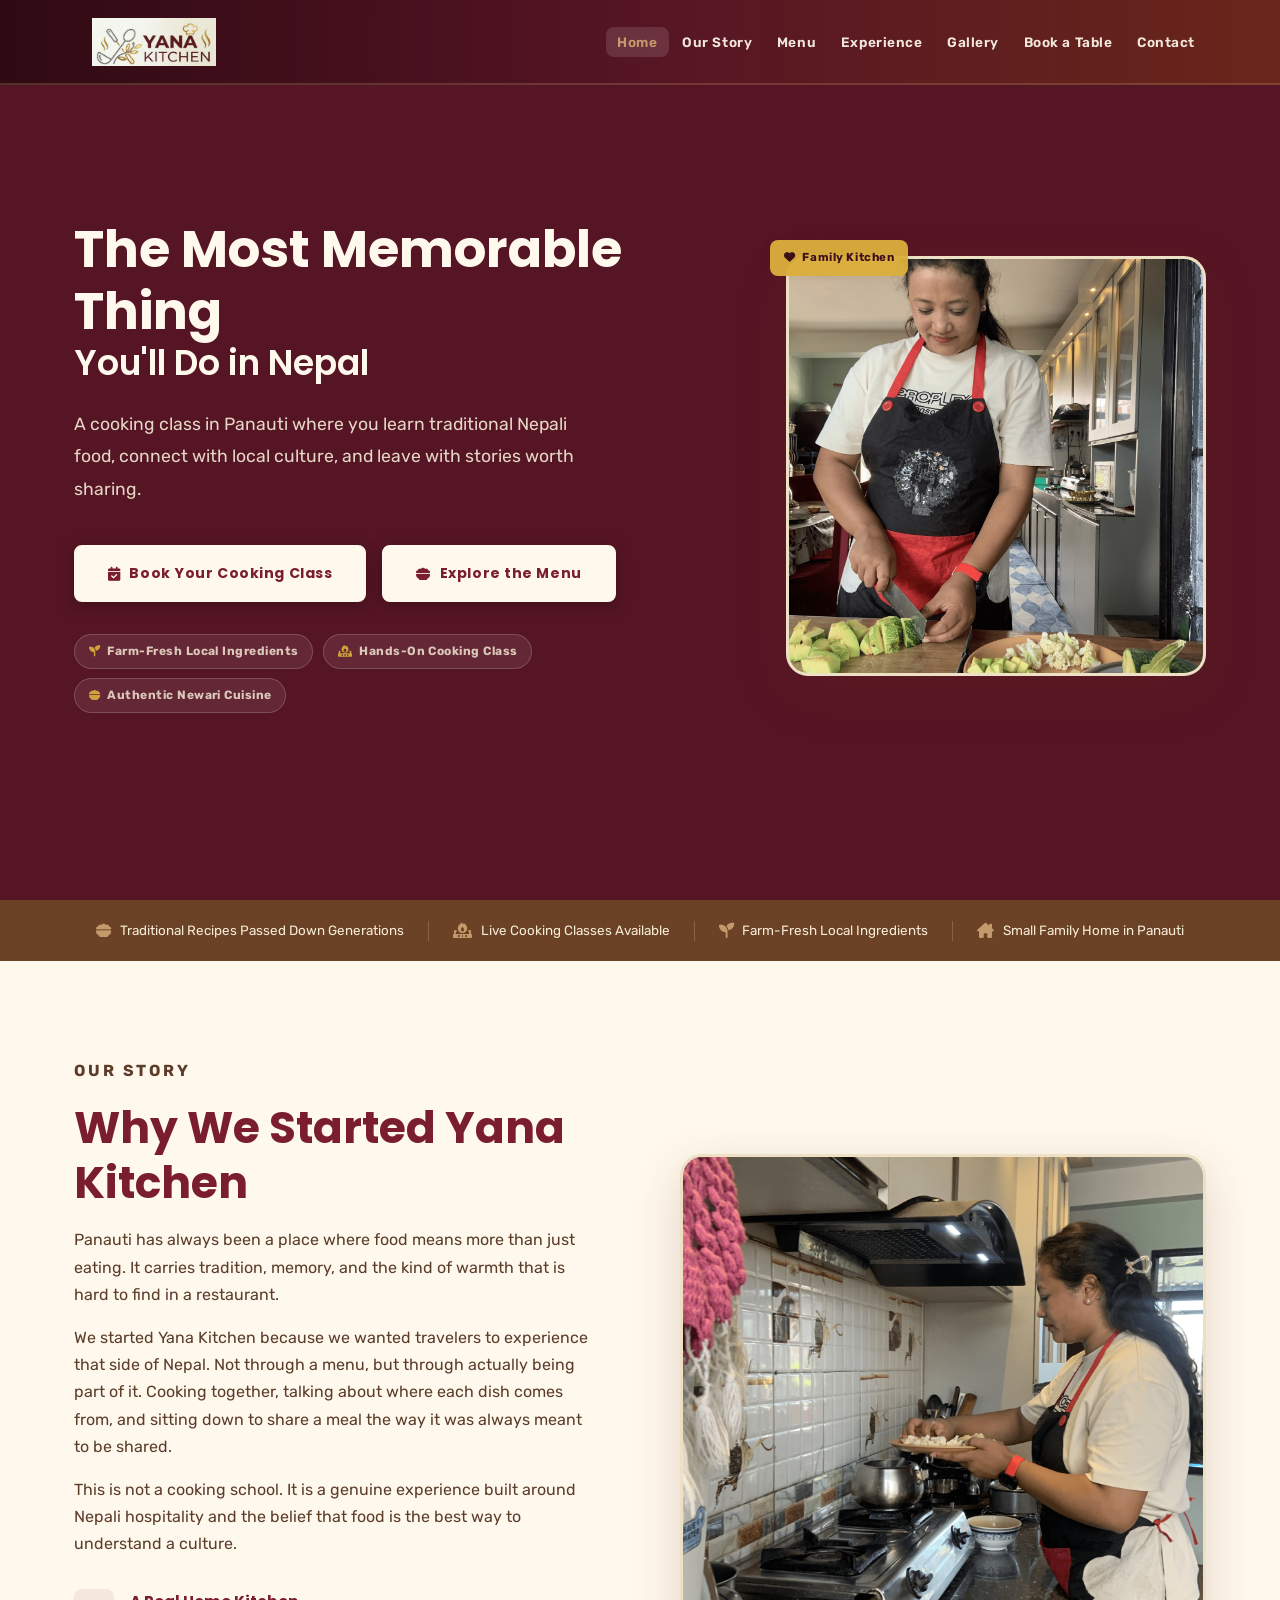
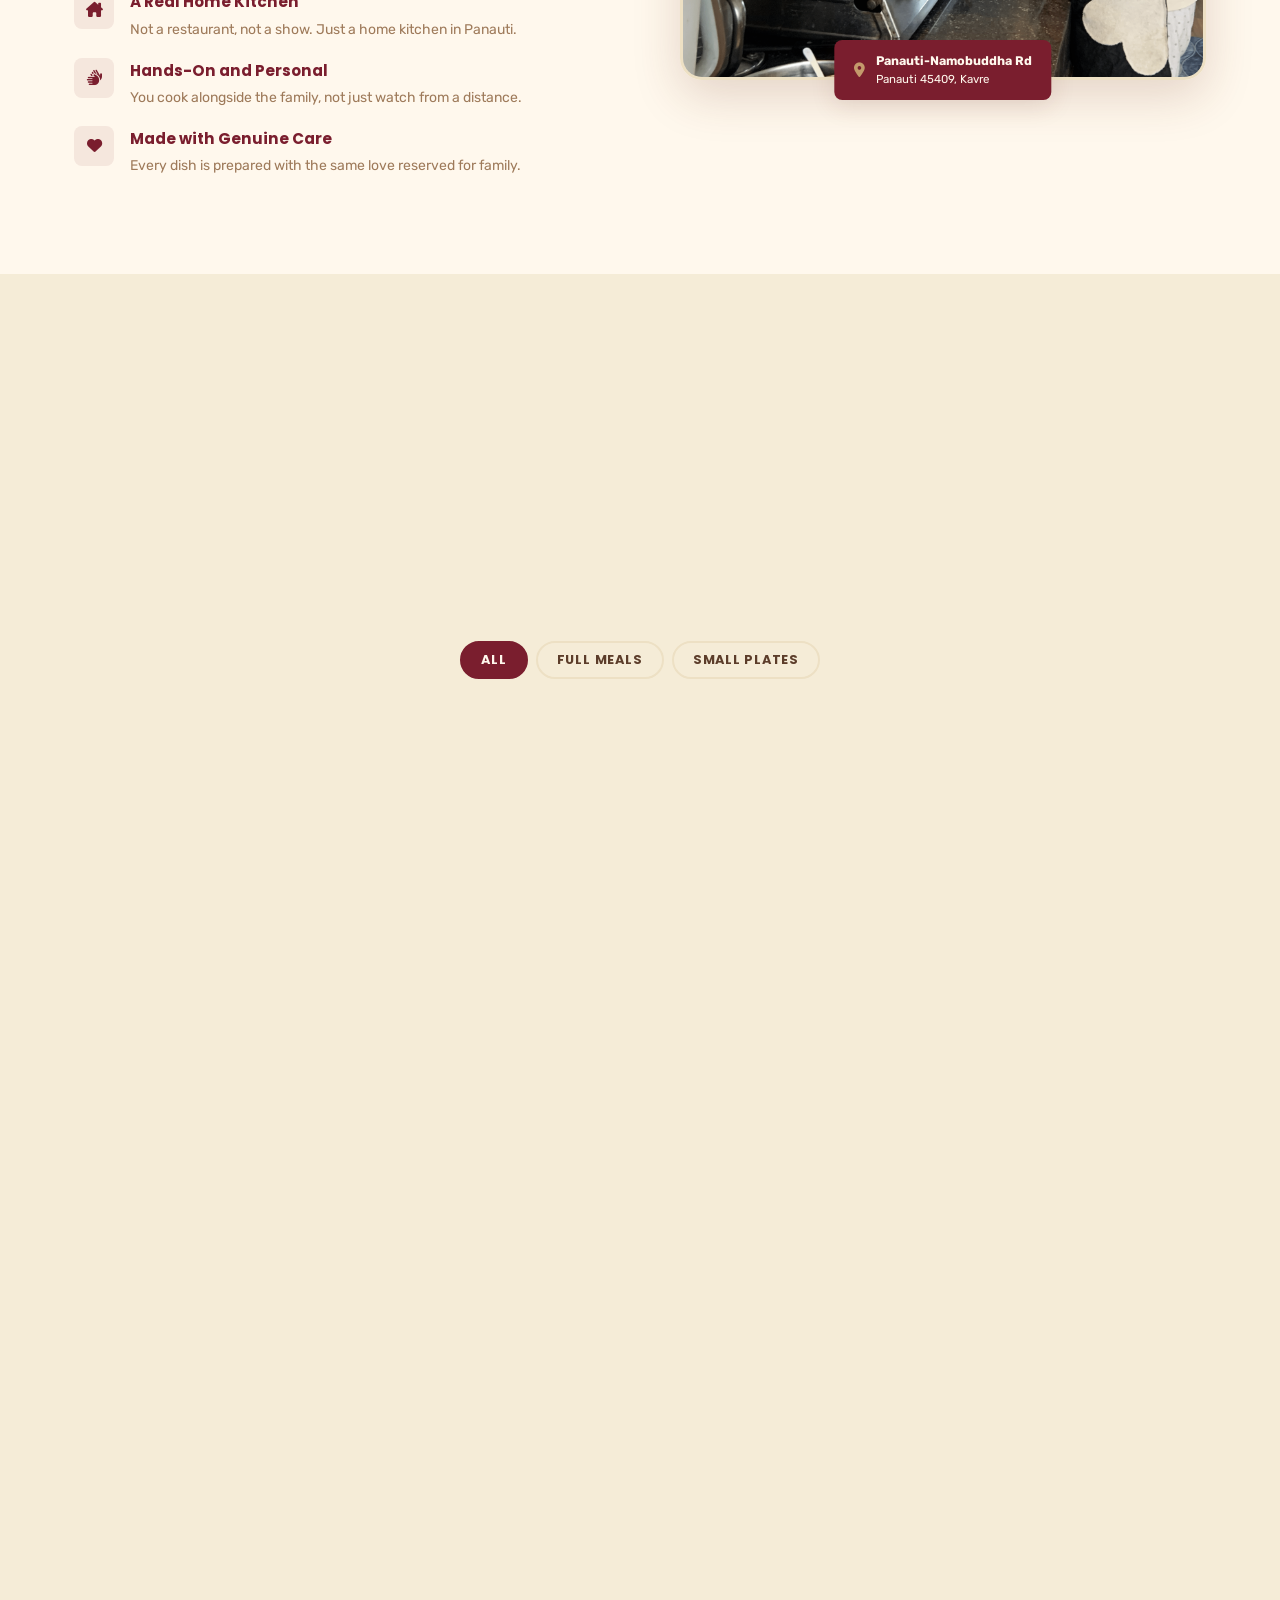
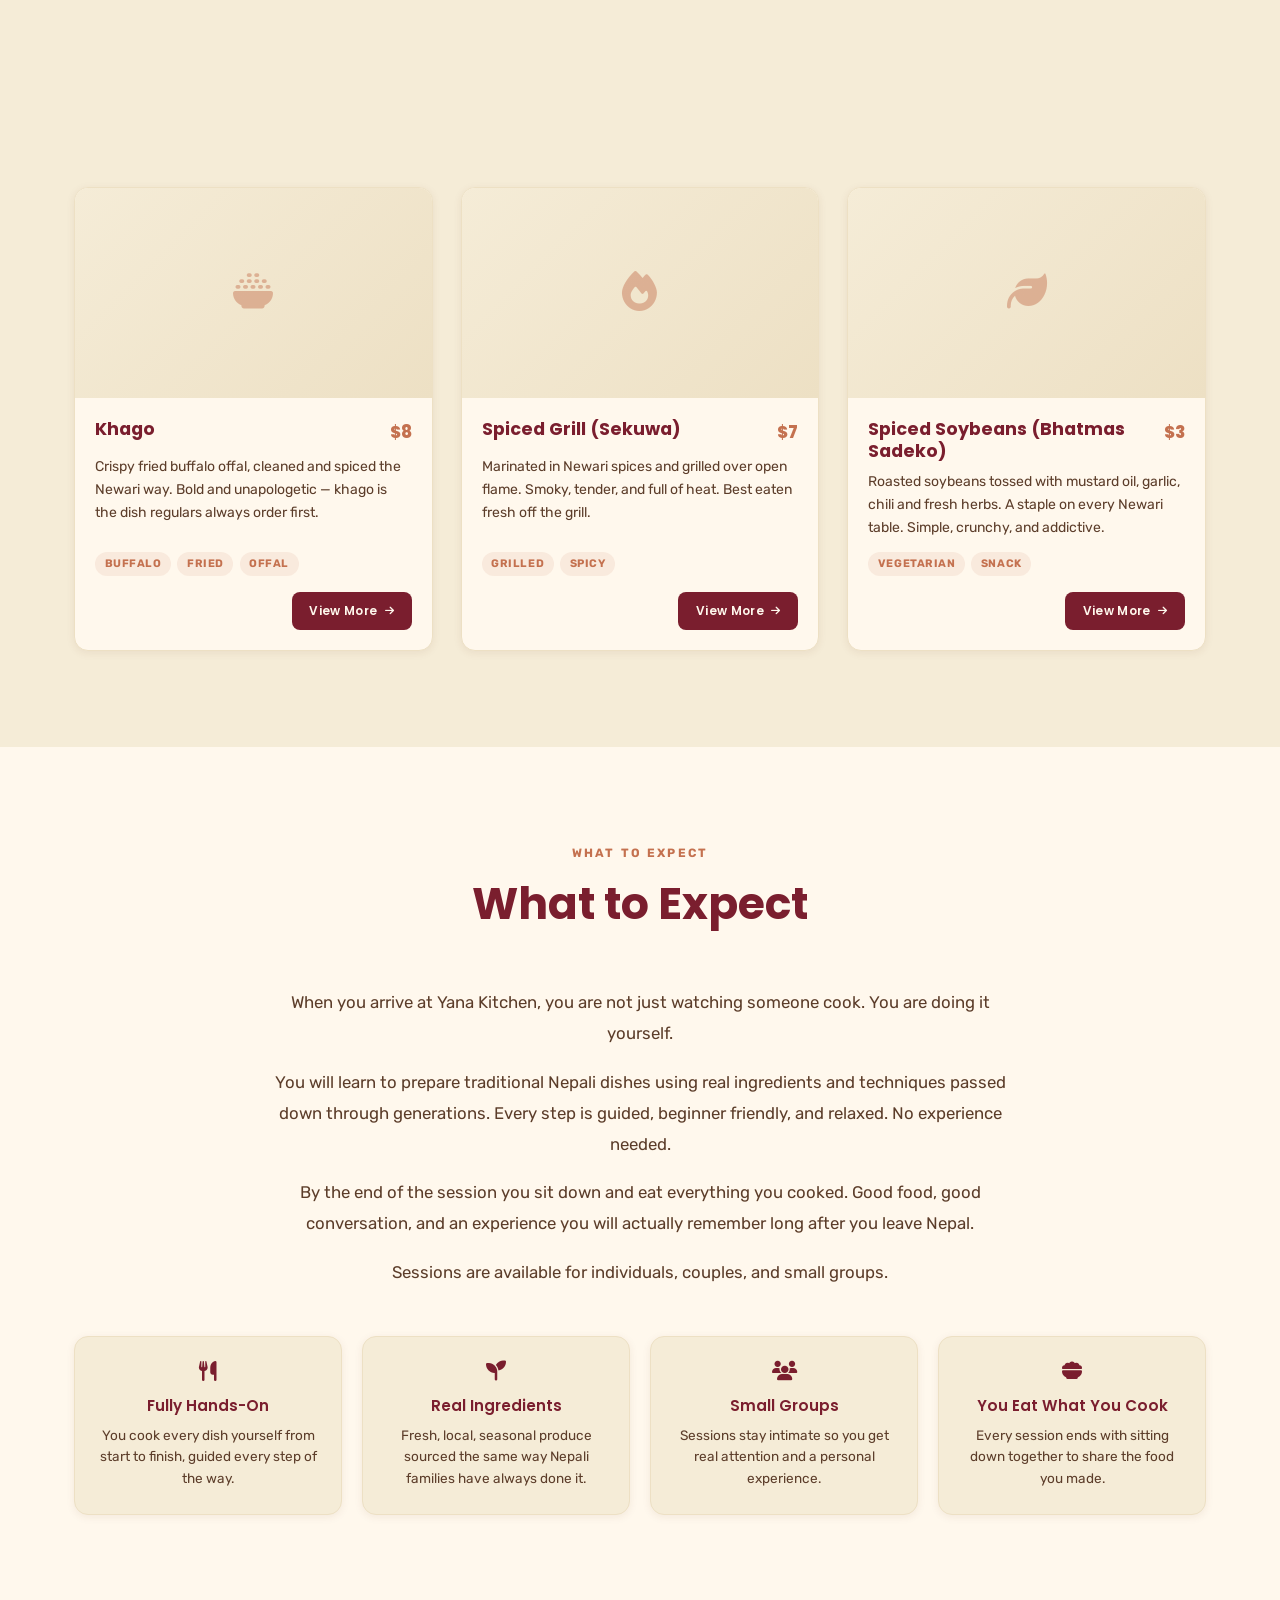
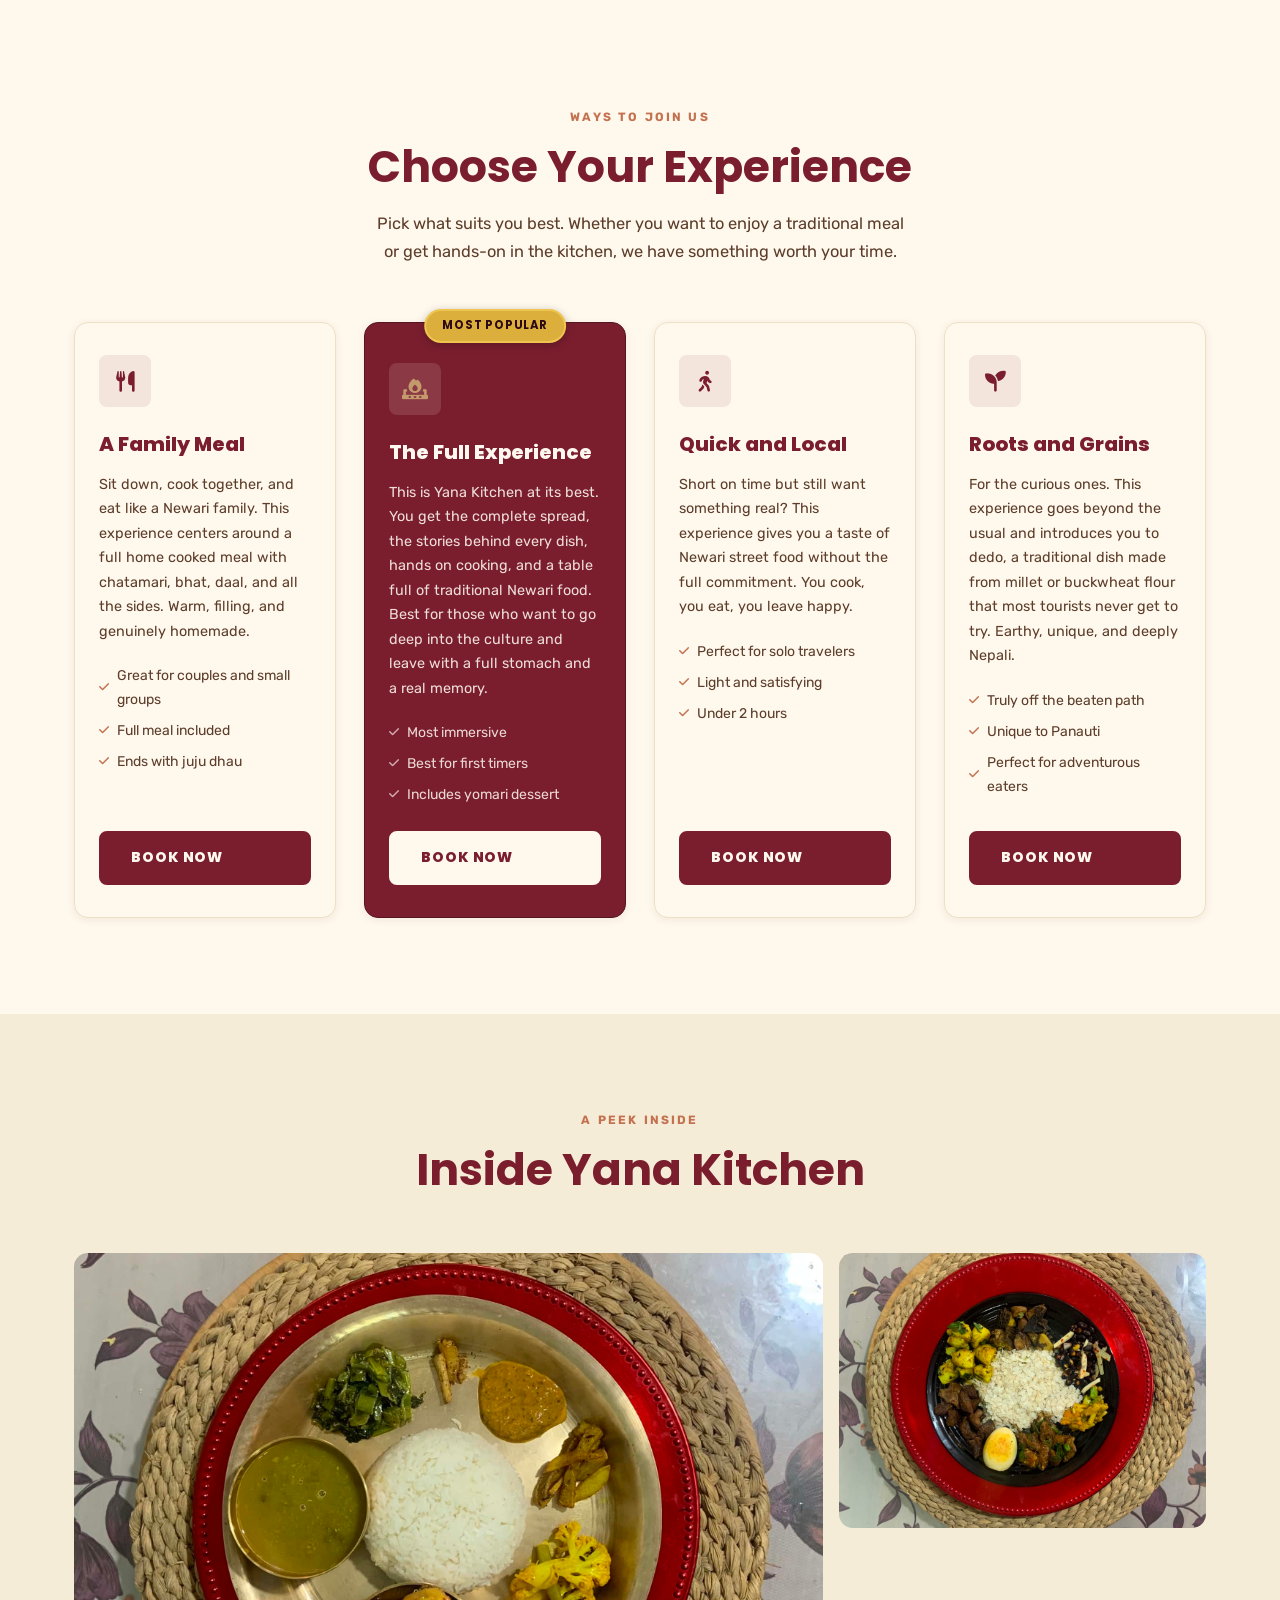
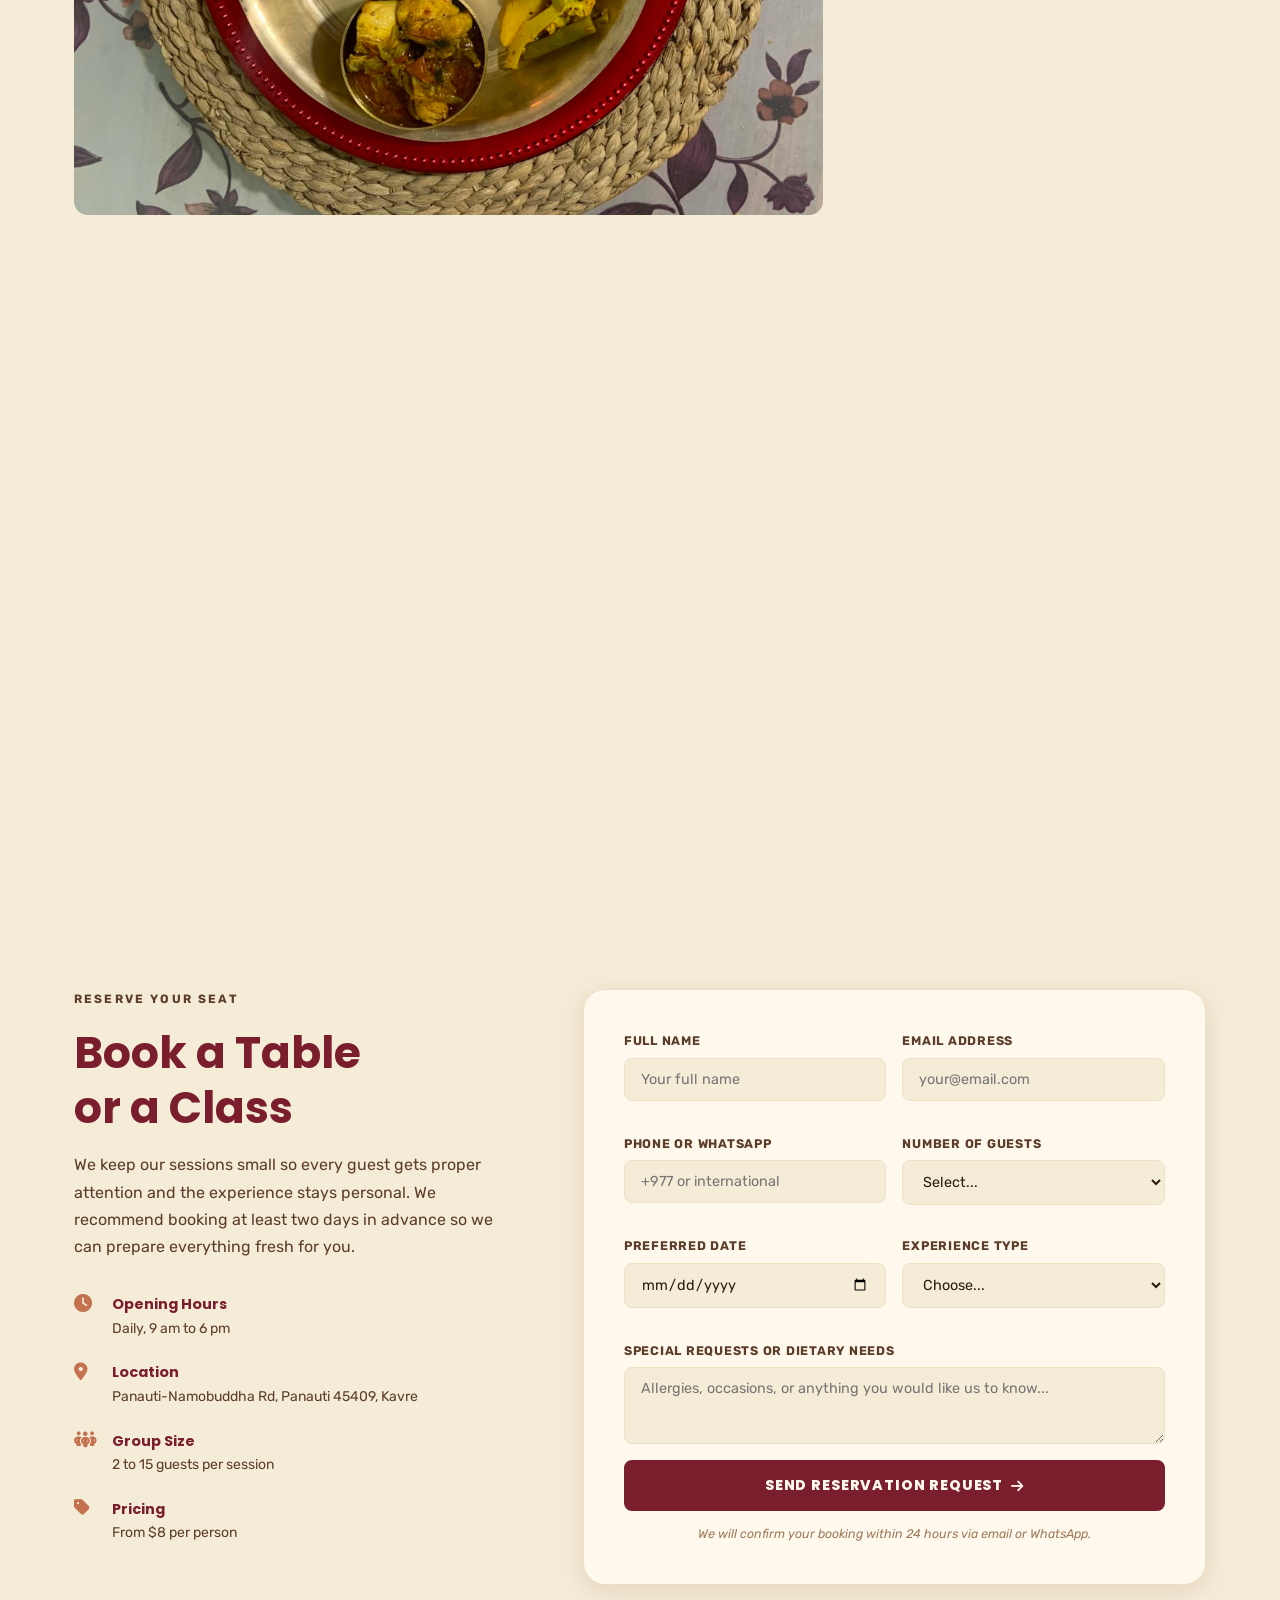
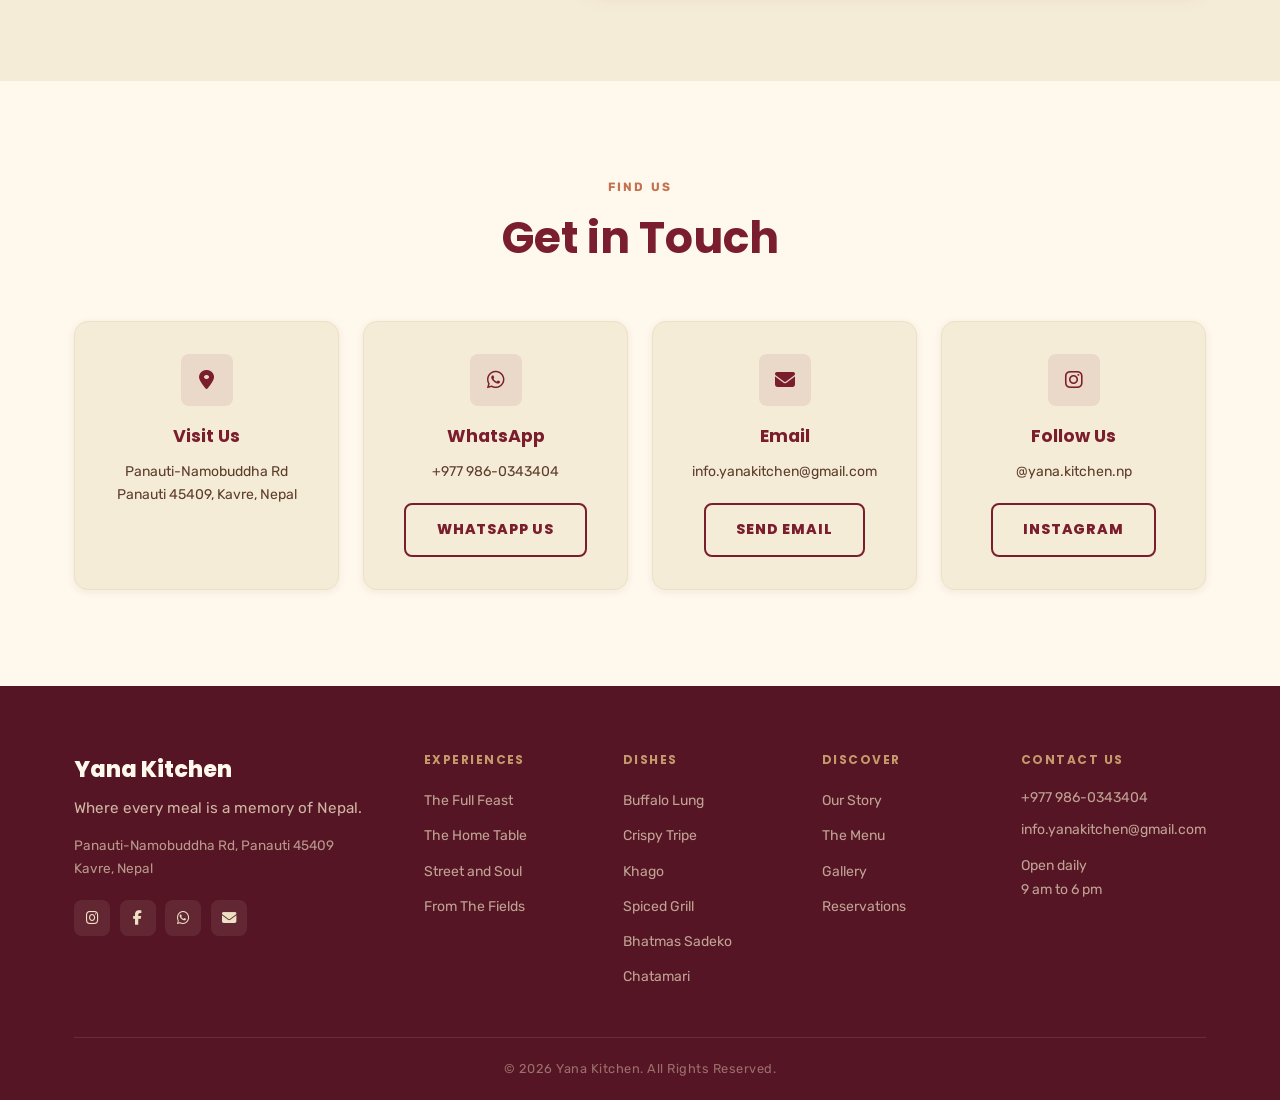
<file: index.html>
<!DOCTYPE html>
<html lang="en">
<head>
  <meta charset="UTF-8" />
  <meta name="viewport" content="width=device-width, initial-scale=1.0" />
  <meta name="description" content="Yana Kitchen is a small family home-based cooking class in Panauti, Kavre, Nepal. Learn authentic Newari and Nepali cuisine." />
  <meta name="keywords" content="Yana Kitchen, Newari cooking class, Nepali cuisine, Panauti, Kavre, authentic Nepal food experience" />
  <meta name="author" content="Yana Kitchen" />
  <meta property="og:title" content="Yana Kitchen | Authentic Newari Cooking Classes in Panauti" />
  <meta property="og:description" content="A small family home-based kitchen in Panauti. Come cook and eat the real Nepal with us." />
  <meta property="og:type" content="website" />
  <title>Yana Kitchen</title>

  <link rel="icon" type="image/x-icon" href="/yana_favicon_final/favicon.ico" />
  <link rel="icon" type="image/png" sizes="32x32" href="/yana_favicon_final/favicon-32x32.png" />
  <link rel="icon" type="image/png" sizes="16x16" href="/yana_favicon_final/favicon-16x16.png" />
  <link rel="apple-touch-icon" sizes="180x180" href="/yana_favicon_final/apple-touch-icon.png" />
  <link rel="preconnect" href="https://fonts.googleapis.com" />
  <link rel="preconnect" href="https://fonts.gstatic.com" crossorigin />
  <link href="https://fonts.googleapis.com/css2?family=Poppins:wght@400;500;600;700;800&family=Rubik:wght@300;400;500;600&display=swap" rel="stylesheet" />
  <link rel="stylesheet" href="https://cdnjs.cloudflare.com/ajax/libs/font-awesome/6.4.0/css/all.min.css" crossorigin="anonymous" />
  <link rel="stylesheet" href="style.css" />
</head>
<body>

  <!-- LOADER -->
  <div id="loader">
    <div class="loader-inner">
      <div class="loader-symbol">&#x2638;</div>
      <p class="loader-text">Yana Kitchen</p>
      <p class="loader-sub">Preparing your experience...</p>
    </div>
  </div>

  <!-- NAV -->
  <header id="header">
    <div class="header-inner">
      <a href="#home" class="logo" aria-label="Yana Kitchen Home">
        <img src="/yanalog.png" alt="Yana Kitchen" class="logo-img" />
      </a>
      <nav>
        <ul class="nav-links" id="nav-links">
          <li><a href="#home"       class="nav-link">Home</a></li>
          <li><a href="#story"      class="nav-link">Our Story</a></li>
          <li><a href="#menu"       class="nav-link">Menu</a></li>
          <li><a href="#experience" class="nav-link">Experience</a></li>
          <li><a href="#gallery"    class="nav-link">Gallery</a></li>
          <li><a href="#booking"    class="nav-link">Book a Table</a></li>
          <li><a href="#contact"    class="nav-link">Contact</a></li>
        </ul>
        <button class="hamburger" id="hamburger" aria-label="Toggle navigation" aria-expanded="false">
          <span></span><span></span><span></span>
        </button>
      </nav>
    </div>
  </header>

  <!-- HERO -->
  <section id="home" class="hero">
    <div class="hero-bg-pattern" aria-hidden="true"></div>
    <div class="hero-overlay" aria-hidden="true"></div>
    <div class="hero-decorative-circle hero-circle-1" aria-hidden="true"></div>
    <div class="hero-decorative-circle hero-circle-2" aria-hidden="true"></div>

    <div class="hero-inner">

      <div class="hero-left">

        <h1 class="hero-title">
          The Most Memorable Thing<br />
          <em>You'll Do in Nepal</em>
        </h1>

        <p class="hero-sub">
          A cooking class in Panauti where you learn traditional Nepali food, connect with local culture, and leave with stories worth sharing.
        </p>

        <div class="hero-ctas">
          <a href="#booking" class="btn-hero-primary"><i class="fa-solid fa-calendar-check"></i> Book Your Cooking Class</a>
          <a href="#menu"    class="btn-hero-outline"><i class="fa-solid fa-bowl-food"></i> Explore the Menu</a>
        </div>

        <div class="hero-chips">
          <span class="hero-chip"><i class="fa-solid fa-seedling"></i> Farm-Fresh Local Ingredients</span>
          <span class="hero-chip"><i class="fa-solid fa-fire-burner"></i> Hands-On Cooking Class</span>
          <span class="hero-chip"><i class="fa-solid fa-bowl-food"></i> Authentic Newari Cuisine</span>
        </div>
      </div>

      <div class="hero-right">
        <div class="hero-photo-wrap">
          <div class="hero-photo-backdrop" aria-hidden="true"></div>
          <div class="hero-photo-frame">
            <img src="/img_yana/pho31.png" alt="Yana Kitchen" loading="lazy" />
          </div>
          <div class="hero-photo-badge" aria-hidden="true">
            <i class="fa-solid fa-heart"></i>
            <span>Family Kitchen</span>
          </div>
        </div>
      </div>

    </div>

  </section>

  <!-- HIGHLIGHTS BAR -->
  <section class="highlights-bar" aria-label="Quick highlights">
    <div class="hl-item">
      <i class="fa-solid fa-bowl-food" aria-hidden="true"></i>
      <span>Traditional Recipes Passed Down Generations</span>
    </div>
    <div class="hl-divider" aria-hidden="true"></div>
    <div class="hl-item">
      <i class="fa-solid fa-fire-burner" aria-hidden="true"></i>
      <span>Live Cooking Classes Available</span>
    </div>
    <div class="hl-divider" aria-hidden="true"></div>
    <div class="hl-item">
      <i class="fa-solid fa-seedling" aria-hidden="true"></i>
      <span>Farm-Fresh Local Ingredients</span>
    </div>
    <div class="hl-divider" aria-hidden="true"></div>
    <div class="hl-item">
      <i class="fa-solid fa-house-chimney" aria-hidden="true"></i>
      <span>Small Family Home in Panauti</span>
    </div>
  </section>

  <!-- OUR STORY -->
  <section id="story" class="story section-padding" aria-label="Our Story">
    <div class="container">
      <div class="story-grid">

        <div class="story-text reveal">
          <p class="section-eyebrow">Our Story</p>
          <h2 class="section-heading">Why We Started Yana Kitchen</h2>

          <p>Panauti has always been a place where food means more than just eating. It carries tradition, memory, and the kind of warmth that is hard to find in a restaurant.</p>

          <p>We started Yana Kitchen because we wanted travelers to experience that side of Nepal. Not through a menu, but through actually being part of it. Cooking together, talking about where each dish comes from, and sitting down to share a meal the way it was always meant to be shared.</p>

          <p>This is not a cooking school. It is a genuine experience built around Nepali hospitality and the belief that food is the best way to understand a culture.</p>

          <div class="story-values">
            <div class="value-item">
              <div class="value-icon"><i class="fa-solid fa-house-chimney"></i></div>
              <div>
                <strong>A Real Home Kitchen</strong>
                <p>Not a restaurant, not a show. Just a home kitchen in Panauti.</p>
              </div>
            </div>
            <div class="value-item">
              <div class="value-icon"><i class="fa-solid fa-hands"></i></div>
              <div>
                <strong>Hands-On and Personal</strong>
                <p>You cook alongside the family, not just watch from a distance.</p>
              </div>
            </div>
            <div class="value-item">
              <div class="value-icon"><i class="fa-solid fa-heart"></i></div>
              <div>
                <strong>Made with Genuine Care</strong>
                <p>Every dish is prepared with the same love reserved for family.</p>
              </div>
            </div>
          </div>
        </div>

        <div class="story-visual reveal">
          <div class="story-photo-frame">
            <img src="/img_yana/pho33.png" alt="Yana Kitchen" loading="lazy" />
          </div>
          <div class="story-location-tag">
            <i class="fa-solid fa-location-dot"></i>
            <div>
              <span>Panauti-Namobuddha Rd</span>
              <span>Panauti 45409, Kavre</span>
            </div>
          </div>
        </div>

      </div>
    </div>
  </section>

  <!-- MENU -->
  <section id="menu" class="menu section-padding bg-texture" aria-label="Our Menu">
    <div class="container">
      <div class="section-header reveal">
        <p class="section-eyebrow">Our Menu</p>
        <h2 class="section-heading">The Yana Kitchen Menu</h2>
        <p class="section-desc">These are the dishes you will learn to cook and taste during your session. Each one carries its own story, flavor, and place in Newari culture. Prices are per person and include hands on cooking guidance and a shared meal together.</p>
      </div>

      <div class="menu-tabs" role="tablist">
        <button class="menu-tab active" data-tab="all"    role="tab" aria-selected="true">All</button>
        <button class="menu-tab"        data-tab="mains"  role="tab" aria-selected="false">Full Meals</button>
        <button class="menu-tab"        data-tab="street" role="tab" aria-selected="false">Small Plates</button>
      </div>

      <div class="menu-grid" id="menu-grid">

        <div class="menu-card reveal" data-category="mains">
          <div class="menu-card-img">
            <img src="/img_yana/pho28.png" alt="The Full Feast" loading="lazy" />
          </div>
          <div class="menu-card-body">
            <div class="menu-card-top">
              <h3>The Full Feast</h3>
              <span class="menu-price">$35</span>
            </div>
            <p>The complete Newari experience on one table. A generous spread of bara, samay baji with chiura, bhatmas sadeko, achar, aalu, geda gudi and chhoila. End with a handmade yomari. This is the meal locals save for celebrations.</p>
            <div class="menu-tags">
              <span class="menu-tag">Newari Feast</span>
              <span class="menu-tag">Full Spread</span>
            </div>
            <div style="display:flex;justify-content:flex-end;">
              <a href="the-full-feast.html" class="menu-card-link">View More <i class="fa-solid fa-arrow-right"></i></a>
            </div>
          </div>
        </div>

        <div class="menu-card reveal" data-category="mains">
          <div class="menu-card-img">
            <img src="/img_yana/pho24.png" alt="The Home Table" loading="lazy" />
          </div>
          <div class="menu-card-body">
            <div class="menu-card-top">
              <h3>The Home Table</h3>
              <span class="menu-price">$30</span>
            </div>
            <p>A proper sit down Newari meal just like families make at home. Begins with chatamari, followed by a full plate of bhat, daal, saag, vegetable curry, achar, chicken or buff, and salad. Finished with a bowl of juju dhau.</p>
            <div class="menu-tags">
              <span class="menu-tag">Family Style</span>
              <span class="menu-tag">Full Meal</span>
            </div>
            <div style="display:flex;justify-content:flex-end;">
              <a href="the-home-table.html" class="menu-card-link">View More <i class="fa-solid fa-arrow-right"></i></a>
            </div>
          </div>
        </div>

        <div class="menu-card reveal" data-category="mains">
          <div class="menu-card-img">
            <div class="menu-img-placeholder"><i class="fa-solid fa-person-walking"></i></div>
          </div>
          <div class="menu-card-body">
            <div class="menu-card-top">
              <h3>Street and Soul</h3>
              <span class="menu-price">$25</span>
            </div>
            <p>A lighter but deeply satisfying taste of Newari street food. Starts with pakoda, then moves into freshly steamed momo as the main. Ends sweet with juju dhau. Perfect if you want a quick but real taste of local flavor.</p>
            <div class="menu-tags">
              <span class="menu-tag">Light Meal</span>
              <span class="menu-tag">Street Food</span>
            </div>
            <div style="display:flex;justify-content:flex-end;">
              <a href="street-and-soul.html" class="menu-card-link">View More <i class="fa-solid fa-arrow-right"></i></a>
            </div>
          </div>
        </div>

        <div class="menu-card reveal" data-category="mains">
          <div class="menu-card-img">
            <div class="menu-img-placeholder"><i class="fa-solid fa-seedling"></i></div>
          </div>
          <div class="menu-card-body">
            <div class="menu-card-top">
              <h3>From The Fields</h3>
              <span class="menu-price">$35</span>
            </div>
            <p>A meal rooted in the land. Begins with samosa, then moves into dedo made from kodo or fapar flour, served with chicken or buff curry and tomato achar. Ends with juju dhau. This one is for those who want something truly different and off the usual menu.</p>
            <div class="menu-tags">
              <span class="menu-tag">Traditional</span>
              <span class="menu-tag">Off the Menu</span>
            </div>
            <div style="display:flex;justify-content:flex-end;">
              <a href="from-the-fields.html" class="menu-card-link">View More <i class="fa-solid fa-arrow-right"></i></a>
            </div>
          </div>
        </div>

        <div class="menu-card reveal" data-category="street">
          <div class="menu-card-img">
            <div class="menu-img-placeholder"><i class="fa-solid fa-drumstick-bite"></i></div>
          </div>
          <div class="menu-card-body">
            <div class="menu-card-top">
              <h3>Buffalo Lung (Pangra)</h3>
              <span class="menu-price">$7</span>
            </div>
            <p>Fried crispy and seasoned with Newari spices. A bold local snack that is not for the faint hearted but loved by everyone who tries it.</p>
            <div class="menu-tags">
              <span class="menu-tag">Bold</span>
              <span class="menu-tag">Local Snack</span>
            </div>
            <div style="display:flex;justify-content:flex-end;">
              <a href="buffalo-lung.html" class="menu-card-link">View More <i class="fa-solid fa-arrow-right"></i></a>
            </div>
          </div>
        </div>

        <div class="menu-card reveal" data-category="street">
          <div class="menu-card-img">
            <div class="menu-img-placeholder"><i class="fa-solid fa-utensils"></i></div>
          </div>
          <div class="menu-card-body">
            <div class="menu-card-top">
              <h3>Crispy Tripe (Fokso Fry)</h3>
              <span class="menu-price">$8</span>
            </div>
            <p>Tender buffalo stomach fried until golden. Chewy, crispy, and packed with flavor. A true Newari street food classic.</p>
            <div class="menu-tags">
              <span class="menu-tag">Newari Classic</span>
              <span class="menu-tag">Street</span>
            </div>
            <div style="display:flex;justify-content:flex-end;">
              <a href="crispy-tripe.html" class="menu-card-link">View More <i class="fa-solid fa-arrow-right"></i></a>
            </div>
          </div>
        </div>

        <div class="menu-card reveal" data-category="street">
          <div class="menu-card-img">
            <div class="menu-img-placeholder"><i class="fa-solid fa-bowl-rice"></i></div>
          </div>
          <div class="menu-card-body">
            <div class="menu-card-top">
              <h3>Khago</h3>
              <span class="menu-price">$8</span>
            </div>
            <p>Crispy fried buffalo offal, cleaned and spiced the Newari way. Bold and unapologetic — khago is the dish regulars always order first.</p>
            <div class="menu-tags">
              <span class="menu-tag">Buffalo</span>
              <span class="menu-tag">Fried</span>
              <span class="menu-tag">Offal</span>
            </div>
            <div style="display:flex;justify-content:flex-end;">
              <a href="grain-porridge.html" class="menu-card-link">View More <i class="fa-solid fa-arrow-right"></i></a>
            </div>
          </div>
        </div>

        <div class="menu-card reveal" data-category="street">
          <div class="menu-card-img">
            <div class="menu-img-placeholder"><i class="fa-solid fa-fire"></i></div>
          </div>
          <div class="menu-card-body">
            <div class="menu-card-top">
              <h3>Spiced Grill (Sekuwa)</h3>
              <span class="menu-price">$7</span>
            </div>
            <p>Marinated in Newari spices and grilled over open flame. Smoky, tender, and full of heat. Best eaten fresh off the grill.</p>
            <div class="menu-tags">
              <span class="menu-tag">Grilled</span>
              <span class="menu-tag">Spicy</span>
            </div>
            <div style="display:flex;justify-content:flex-end;">
              <a href="spiced-grill.html" class="menu-card-link">View More <i class="fa-solid fa-arrow-right"></i></a>
            </div>
          </div>
        </div>

        <div class="menu-card reveal" data-category="street">
          <div class="menu-card-img">
            <div class="menu-img-placeholder"><i class="fa-solid fa-leaf"></i></div>
          </div>
          <div class="menu-card-body">
            <div class="menu-card-top">
              <h3>Spiced Soybeans (Bhatmas Sadeko)</h3>
              <span class="menu-price">$3</span>
            </div>
            <p>Roasted soybeans tossed with mustard oil, garlic, chili and fresh herbs. A staple on every Newari table. Simple, crunchy, and addictive.</p>
            <div class="menu-tags">
              <span class="menu-tag">Vegetarian</span>
              <span class="menu-tag">Snack</span>
            </div>
            <div style="display:flex;justify-content:flex-end;">
              <a href="spiced-soybeans.html" class="menu-card-link">View More <i class="fa-solid fa-arrow-right"></i></a>
            </div>
          </div>
        </div>

      </div>

    </div>
  </section>

  <!-- WHAT TO EXPECT -->
  <section id="what-to-expect" class="what-to-expect section-padding" aria-label="What to Expect">
    <div class="container">
      <div class="section-header reveal">
        <p class="section-eyebrow">What to Expect</p>
        <h2 class="section-heading">What to Expect</h2>
      </div>
      <div class="wte-inner reveal">
        <p>When you arrive at Yana Kitchen, you are not just watching someone cook. You are doing it yourself.</p>
        <p>You will learn to prepare traditional Nepali dishes using real ingredients and techniques passed down through generations. Every step is guided, beginner friendly, and relaxed. No experience needed.</p>
        <p>By the end of the session you sit down and eat everything you cooked. Good food, good conversation, and an experience you will actually remember long after you leave Nepal.</p>
        <p>Sessions are available for individuals, couples, and small groups.</p>
      </div>
      <div class="wte-highlights">
        <div class="wte-highlight reveal">
          <i class="fa-solid fa-utensils"></i>
          <strong>Fully Hands-On</strong>
          <p>You cook every dish yourself from start to finish, guided every step of the way.</p>
        </div>
        <div class="wte-highlight reveal">
          <i class="fa-solid fa-seedling"></i>
          <strong>Real Ingredients</strong>
          <p>Fresh, local, seasonal produce sourced the same way Nepali families have always done it.</p>
        </div>
        <div class="wte-highlight reveal">
          <i class="fa-solid fa-users"></i>
          <strong>Small Groups</strong>
          <p>Sessions stay intimate so you get real attention and a personal experience.</p>
        </div>
        <div class="wte-highlight reveal">
          <i class="fa-solid fa-bowl-food"></i>
          <strong>You Eat What You Cook</strong>
          <p>Every session ends with sitting down together to share the food you made.</p>
        </div>
      </div>
    </div>
  </section>

  <!-- EXPERIENCE -->
  <section id="experience" class="experience section-padding" aria-label="Dining Experiences">
    <div class="container">
      <div class="section-header reveal">
        <p class="section-eyebrow">Ways to Join Us</p>
        <h2 class="section-heading">Choose Your Experience</h2>
        <p class="section-desc">Pick what suits you best. Whether you want to enjoy a traditional meal or get hands-on in the kitchen, we have something worth your time.</p>
      </div>

      <div class="exp-grid">

        <div class="exp-card reveal">
          <div class="exp-card-icon"><i class="fa-solid fa-utensils"></i></div>
          <h3>A Family Meal</h3>
          <p>Sit down, cook together, and eat like a Newari family. This experience centers around a full home cooked meal with chatamari, bhat, daal, and all the sides. Warm, filling, and genuinely homemade.</p>
          <ul class="exp-features">
            <li><i class="fa-solid fa-check"></i> Great for couples and small groups</li>
            <li><i class="fa-solid fa-check"></i> Full meal included</li>
            <li><i class="fa-solid fa-check"></i> Ends with juju dhau</li>
          </ul>
          <a href="#booking" class="btn-primary">Book Now</a>
        </div>

        <div class="exp-card exp-card-featured reveal">
          <span class="exp-popular-badge">Most Popular</span>
          <div class="exp-card-icon"><i class="fa-solid fa-fire-burner"></i></div>
          <h3>The Full Experience</h3>
          <p>This is Yana Kitchen at its best. You get the complete spread, the stories behind every dish, hands on cooking, and a table full of traditional Newari food. Best for those who want to go deep into the culture and leave with a full stomach and a real memory.</p>
          <ul class="exp-features">
            <li><i class="fa-solid fa-check"></i> Most immersive</li>
            <li><i class="fa-solid fa-check"></i> Best for first timers</li>
            <li><i class="fa-solid fa-check"></i> Includes yomari dessert</li>
          </ul>
          <a href="#booking" class="btn-primary">Book Now</a>
        </div>

        <div class="exp-card reveal">
          <div class="exp-card-icon"><i class="fa-solid fa-person-walking"></i></div>
          <h3>Quick and Local</h3>
          <p>Short on time but still want something real? This experience gives you a taste of Newari street food without the full commitment. You cook, you eat, you leave happy.</p>
          <ul class="exp-features">
            <li><i class="fa-solid fa-check"></i> Perfect for solo travelers</li>
            <li><i class="fa-solid fa-check"></i> Light and satisfying</li>
            <li><i class="fa-solid fa-check"></i> Under 2 hours</li>
          </ul>
          <a href="#booking" class="btn-primary">Book Now</a>
        </div>

        <div class="exp-card reveal">
          <div class="exp-card-icon"><i class="fa-solid fa-seedling"></i></div>
          <h3>Roots and Grains</h3>
          <p>For the curious ones. This experience goes beyond the usual and introduces you to dedo, a traditional dish made from millet or buckwheat flour that most tourists never get to try. Earthy, unique, and deeply Nepali.</p>
          <ul class="exp-features">
            <li><i class="fa-solid fa-check"></i> Truly off the beaten path</li>
            <li><i class="fa-solid fa-check"></i> Unique to Panauti</li>
            <li><i class="fa-solid fa-check"></i> Perfect for adventurous eaters</li>
          </ul>
          <a href="#booking" class="btn-primary">Book Now</a>
        </div>

      </div>
    </div>
  </section>

  <!-- GALLERY -->
  <section id="gallery" class="gallery section-padding bg-texture" aria-label="Gallery">
    <div class="container">
      <div class="section-header reveal">
        <p class="section-eyebrow">A Peek Inside</p>
        <h2 class="section-heading">Inside Yana Kitchen</h2>
      </div>
      <div class="gallery-grid">
        <div class="gallery-item gallery-wide reveal">
          <img src="/img_yana/pho24.png" alt="Yana Kitchen food" loading="lazy" />
        </div>
        <div class="gallery-item reveal">
          <img src="/img_yana/pho28.png" alt="Yana Kitchen food" loading="lazy" />
        </div>
        <div class="gallery-item reveal">
          <img src="/img_yana/pho30.png" alt="Yana Kitchen food" loading="lazy" />
        </div>
        <div class="gallery-item reveal">
          <img src="/img_yana/pho11.png" alt="Yana Kitchen food" loading="lazy" />
        </div>
        <div class="gallery-item reveal">
          <img src="/img_yana/pho5.png" alt="Yana Kitchen food" loading="lazy" />
        </div>
        <div class="gallery-item reveal">
          <img src="/img_yana/pho27.png" alt="Yana Kitchen food" loading="lazy" />
        </div>
        <div class="gallery-item reveal">
          <img src="/img_yana/pho3.png" alt="Yana Kitchen food" loading="lazy" />
        </div>
        <div class="gallery-item reveal">
          <img src="/img_yana/pho1.png" alt="Yana Kitchen food" loading="lazy" />
        </div>
      </div>
    </div>
  </section>

  <!-- BOOKING -->
  <section id="booking" class="booking section-padding bg-texture" aria-label="Book a Table">
    <div class="container">
      <div class="booking-grid">

        <div class="booking-info reveal">
          <p class="section-eyebrow">Reserve Your Seat</p>
          <h2 class="section-heading">Book a Table<br />or a Class</h2>
          <p>We keep our sessions small so every guest gets proper attention and the experience stays personal. We recommend booking at least two days in advance so we can prepare everything fresh for you.</p>
          <div class="booking-details">
            <div class="booking-detail-item">
              <i class="fa-solid fa-clock"></i>
              <div>
                <strong>Opening Hours</strong>
                <p>Daily, 9 am to 6 pm</p>
              </div>
            </div>
            <div class="booking-detail-item">
              <i class="fa-solid fa-location-dot"></i>
              <div>
                <strong>Location</strong>
                <p>Panauti-Namobuddha Rd, Panauti 45409, Kavre</p>
              </div>
            </div>
            <div class="booking-detail-item">
              <i class="fa-solid fa-people-group"></i>
              <div>
                <strong>Group Size</strong>
                <p>2 to 15 guests per session</p>
              </div>
            </div>
            <div class="booking-detail-item">
              <i class="fa-solid fa-tag"></i>
              <div>
                <strong>Pricing</strong>
                <p>From $8 per person</p>
              </div>
            </div>
          </div>
        </div>

        <div class="booking-form-wrap reveal">
          <form class="booking-form" id="booking-form" novalidate>
            <input type="hidden" name="_subject" value="New Booking Request — Yana Kitchen" />
            <div class="form-row">
              <div class="form-group">
                <label for="f-name">Full Name</label>
                <input type="text" id="f-name" name="name" placeholder="Your full name" required />
              </div>
              <div class="form-group">
                <label for="f-email">Email Address</label>
                <input type="email" id="f-email" name="email" placeholder="your@email.com" required />
              </div>
            </div>
            <div class="form-row">
              <div class="form-group">
                <label for="f-phone">Phone or WhatsApp</label>
                <input type="tel" id="f-phone" name="phone" placeholder="+977 or international" />
              </div>
              <div class="form-group">
                <label for="f-guests">Number of Guests</label>
                <select id="f-guests" name="guests" required>
                  <option value="">Select...</option>
                  <option value="1-2">1 or 2 guests</option>
                  <option value="3-5">3 to 5 guests</option>
                  <option value="6-10">6 to 10 guests</option>
                  <option value="11-15">11 to 15 guests (Private)</option>
                </select>
              </div>
            </div>
            <div class="form-row">
              <div class="form-group">
                <label for="f-date">Preferred Date</label>
                <input type="date" id="f-date" name="date" required />
              </div>
              <div class="form-group">
                <label for="f-experience">Experience Type</label>
                <select id="f-experience" name="experience" required>
                  <option value="">Choose...</option>
                  <option value="full-feast">The Full Feast</option>
                  <option value="home-table">The Home Table</option>
                  <option value="street-soul">Street and Soul</option>
                  <option value="from-fields">From The Fields</option>
                </select>
              </div>
            </div>
            <div class="form-group">
              <label for="f-message">Special Requests or Dietary Needs</label>
              <textarea id="f-message" name="message" rows="3" placeholder="Allergies, occasions, or anything you would like us to know..."></textarea>
            </div>
            <button type="submit" class="btn-primary btn-full">Send Reservation Request <i class="fa-solid fa-arrow-right"></i></button>
            <p class="form-note">We will confirm your booking within 24 hours via email or WhatsApp.</p>
          </form>
          <div class="form-success" id="form-success" hidden>
            <i class="fa-solid fa-circle-check"></i>
            <h3>Thank you!</h3>
            <p>Your reservation request has been received. We will be in touch with you shortly.</p>
          </div>
        </div>

      </div>
    </div>
  </section>

  <!-- CONTACT -->
  <section id="contact" class="contact section-padding" aria-label="Contact">
    <div class="container">
      <div class="section-header reveal">
        <p class="section-eyebrow">Find Us</p>
        <h2 class="section-heading">Get in Touch</h2>
      </div>
      <div class="contact-grid">
        <div class="contact-card reveal">
          <div class="contact-icon"><i class="fa-solid fa-location-dot"></i></div>
          <h3>Visit Us</h3>
          <p>Panauti-Namobuddha Rd<br />Panauti 45409, Kavre, Nepal</p>
        </div>
        <div class="contact-card reveal">
          <div class="contact-icon"><i class="fa-brands fa-whatsapp"></i></div>
          <h3>WhatsApp</h3>
          <p>+977 986-0343404</p>
          <a href="https://wa.me/9779860343404" target="_blank" rel="noopener noreferrer" class="btn-outline">WhatsApp Us</a>
        </div>
        <div class="contact-card reveal">
          <div class="contact-icon"><i class="fa-solid fa-envelope"></i></div>
          <h3>Email</h3>
          <p>info.yanakitchen@gmail.com</p>
          <a href="mailto:info.yanakitchen@gmail.com" class="btn-outline">Send Email</a>
        </div>
        <div class="contact-card reveal">
          <div class="contact-icon"><i class="fa-brands fa-instagram"></i></div>
          <h3>Follow Us</h3>
          <p>@yana.kitchen.np</p>
          <a href="https://www.instagram.com/yana.kitchen.np?igsh=MXZxbHlpbHNsZnFzdw==" target="_blank" rel="noopener noreferrer" class="btn-outline">Instagram</a>
        </div>
      </div>
    </div>
  </section>

  <!-- FOOTER -->
  <footer class="footer">
    <div class="footer-inner container">
      <div class="footer-top">
        <div class="footer-brand">
          <div class="footer-logo-row">
            <span class="logo-symbol footer-logo-sym">&#x2638;</span>
            <span class="footer-brand-name">Yana Kitchen</span>
          </div>
          <p class="footer-tagline">Where every meal is a memory of Nepal.</p>
          <p class="footer-address">Panauti-Namobuddha Rd, Panauti 45409<br />Kavre, Nepal</p>
          <div class="footer-socials">
            <a href="https://www.instagram.com/yana.kitchen.np?igsh=MXZxbHlpbHNsZnFzdw==" target="_blank" rel="noopener noreferrer" aria-label="Instagram"><i class="fa-brands fa-instagram"></i></a>
            <a href="https://facebook.com" target="_blank" rel="noopener noreferrer" aria-label="Facebook"><i class="fa-brands fa-facebook-f"></i></a>
            <a href="https://wa.me/9779860343404" target="_blank" rel="noopener noreferrer" aria-label="WhatsApp"><i class="fa-brands fa-whatsapp"></i></a>
            <a href="mailto:info.yanakitchen@gmail.com" aria-label="Email"><i class="fa-solid fa-envelope"></i></a>
          </div>
        </div>
        <div class="footer-col">
          <h4>Experiences</h4>
          <ul>
            <li><a href="the-full-feast.html">The Full Feast</a></li>
            <li><a href="the-home-table.html">The Home Table</a></li>
            <li><a href="street-and-soul.html">Street and Soul</a></li>
            <li><a href="from-the-fields.html">From The Fields</a></li>
          </ul>
        </div>
        <div class="footer-col">
          <h4>Dishes</h4>
          <ul>
            <li><a href="buffalo-lung.html">Buffalo Lung</a></li>
            <li><a href="crispy-tripe.html">Crispy Tripe</a></li>
            <li><a href="grain-porridge.html">Khago</a></li>
            <li><a href="spiced-grill.html">Spiced Grill</a></li>
            <li><a href="spiced-soybeans.html">Bhatmas Sadeko</a></li>
            <li><a href="chatamari.html">Chatamari</a></li>
          </ul>
        </div>
        <div class="footer-col">
          <h4>Discover</h4>
          <ul>
            <li><a href="#story">Our Story</a></li>
            <li><a href="#menu">The Menu</a></li>
            <li><a href="#gallery">Gallery</a></li>
            <li><a href="#booking">Reservations</a></li>
          </ul>
        </div>
        <div class="footer-col">
          <h4>Contact Us</h4>
          <p>+977 986-0343404</p>
          <p style="margin-top:.5rem;">info.yanakitchen@gmail.com</p>
          <p style="margin-top:.75rem;">Open daily<br />9 am to 6 pm</p>
        </div>
      </div>
      <div class="footer-divider" aria-hidden="true"></div>
      <div class="footer-bottom">
        <p>&copy; 2026 Yana Kitchen. All Rights Reserved.</p>
      </div>
    </div>
  </footer>

  <script src="script.js"></script>
</body>
</html>
</file>
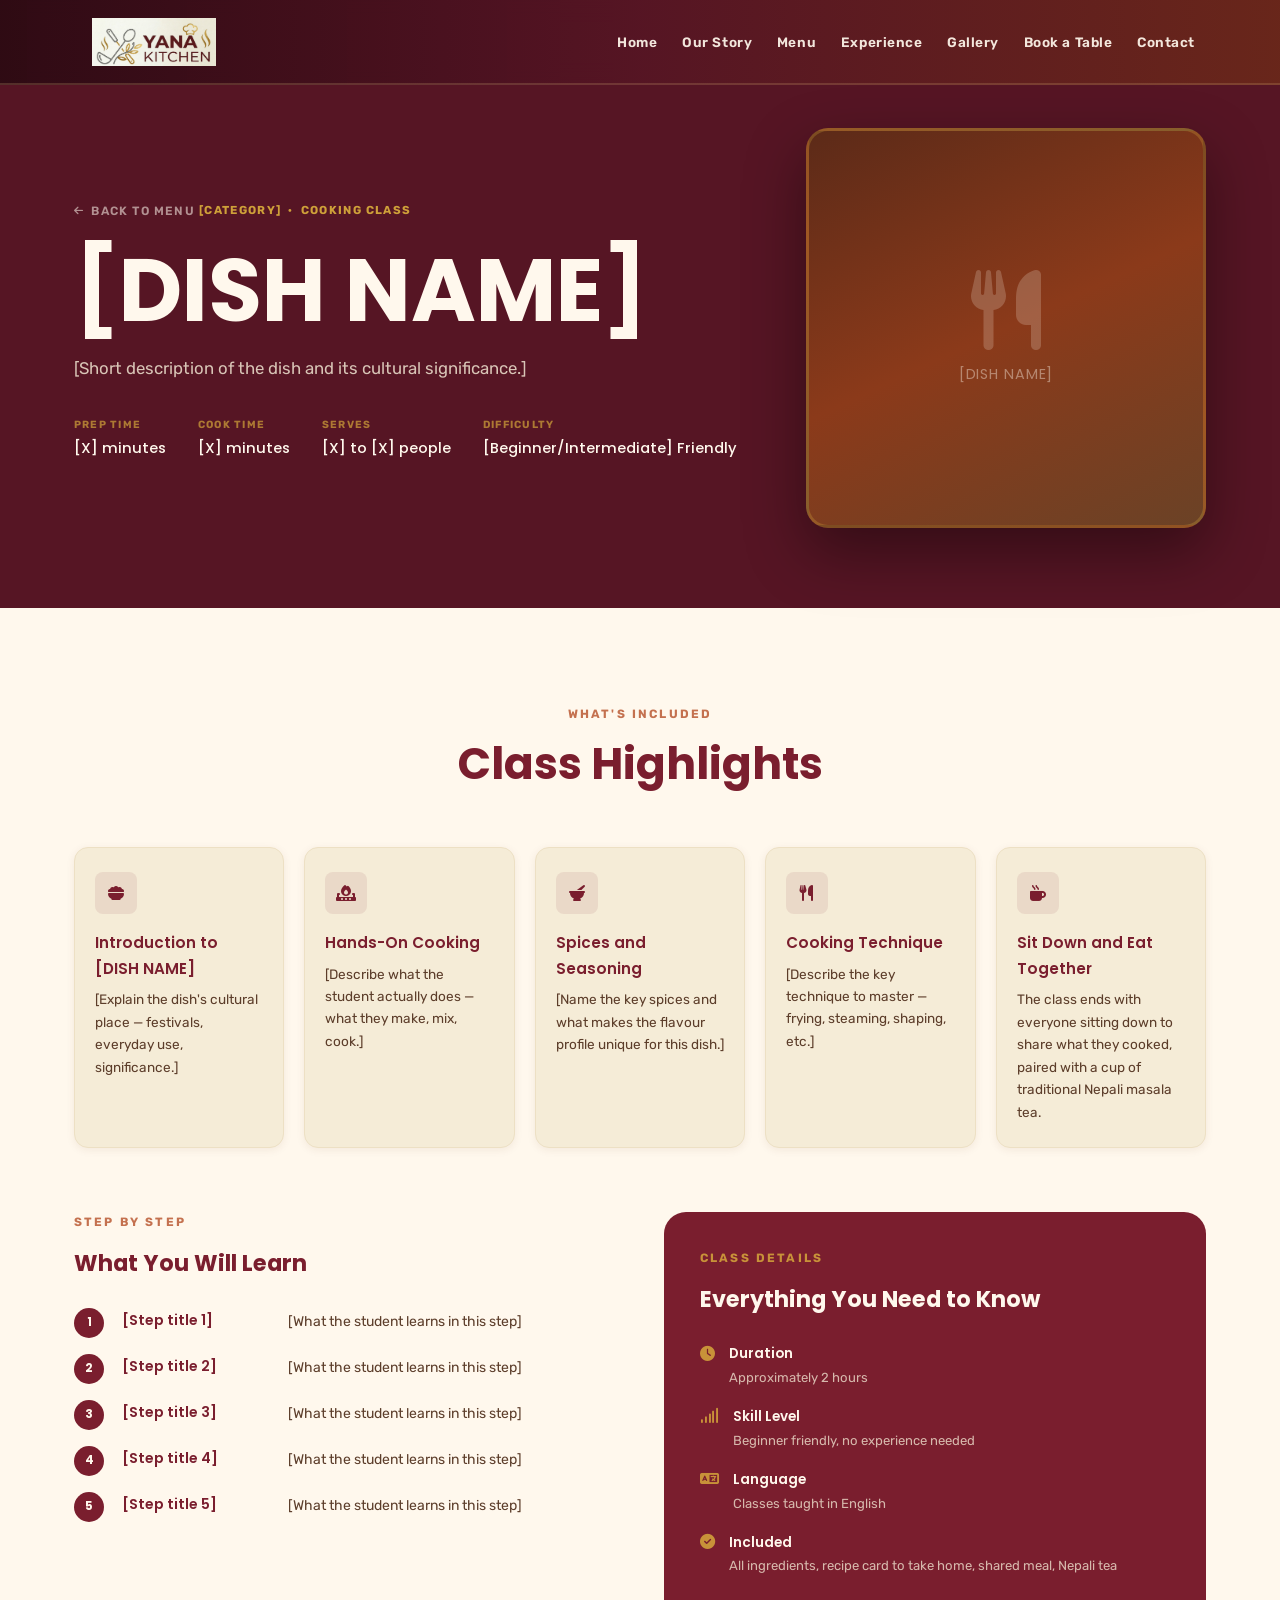
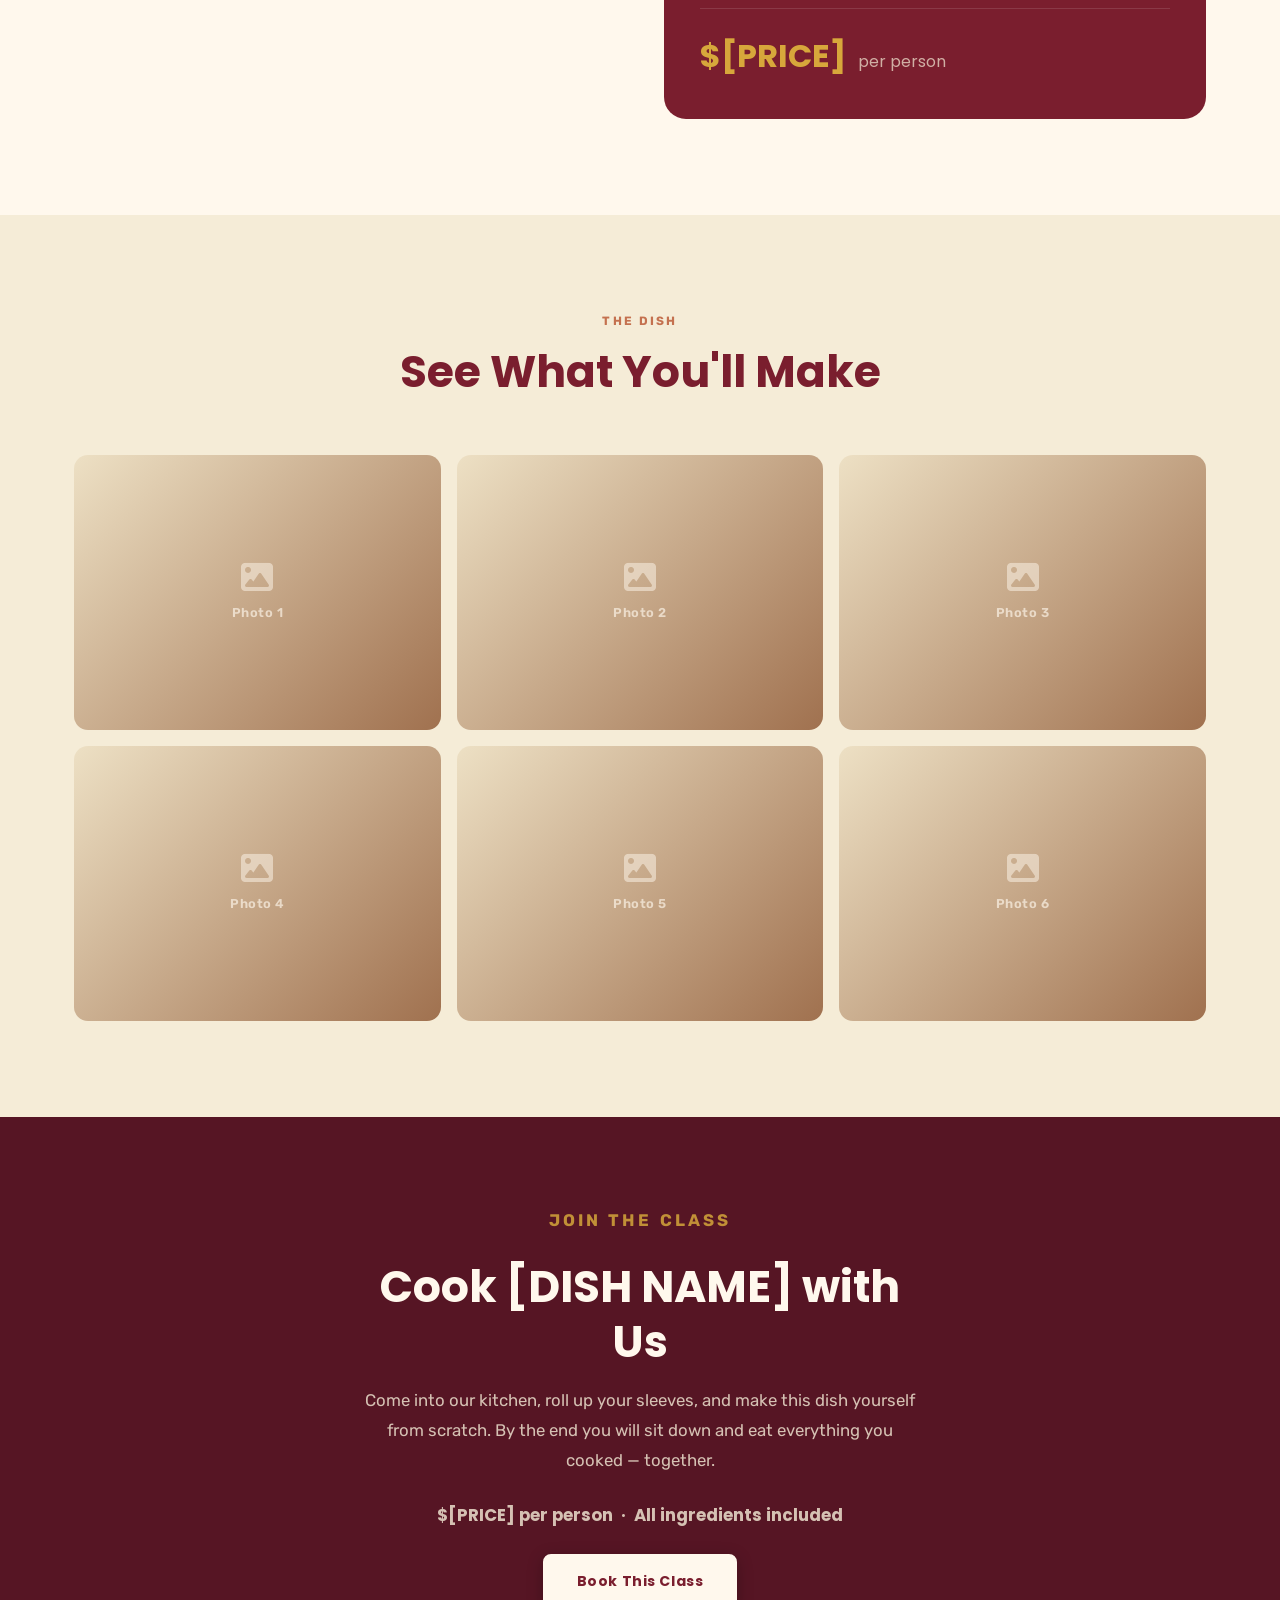
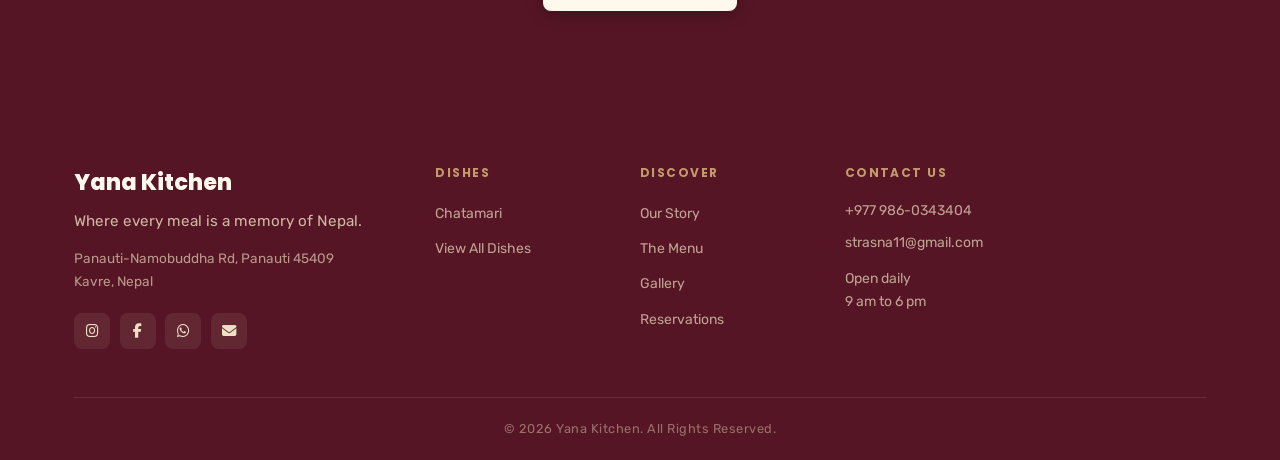
<file: _dish-template.html>
<!DOCTYPE html>
<html lang="en">
<head>
  <meta charset="UTF-8" />
  <meta name="viewport" content="width=device-width, initial-scale=1.0" />
  <!-- CHANGE: update description for this dish -->
  <meta name="description" content="Learn to cook [DISH NAME] at Yana Kitchen in Panauti, Nepal. A hands-on cooking class experience." />
  <!-- CHANGE: update title -->
  <title>[DISH NAME] | Yana Kitchen Cooking Class</title>

  <link rel="icon" type="image/x-icon" href="/yana_favicon_final/favicon.ico" />
  <link rel="icon" type="image/png" sizes="32x32" href="/yana_favicon_final/favicon-32x32.png" />
  <link rel="icon" type="image/png" sizes="16x16" href="/yana_favicon_final/favicon-16x16.png" />
  <link rel="apple-touch-icon" sizes="180x180" href="/yana_favicon_final/apple-touch-icon.png" />
  <link rel="preconnect" href="https://fonts.googleapis.com" />
  <link rel="preconnect" href="https://fonts.gstatic.com" crossorigin />
  <link href="https://fonts.googleapis.com/css2?family=Poppins:wght@400;500;600;700;800&family=Rubik:wght@300;400;500;600&display=swap" rel="stylesheet" />
  <link rel="stylesheet" href="https://cdnjs.cloudflare.com/ajax/libs/font-awesome/6.4.0/css/all.min.css" crossorigin="anonymous" />
  <link rel="stylesheet" href="style.css" />

  <style>
    /* ── Dish Hero ───────────────────────────────── */
    .dish-hero { background: var(--maroon-dark); padding: 8rem 0 5rem; }
    .dish-hero-inner {
      max-width: 1180px; margin: 0 auto; padding: 0 1.5rem;
      display: grid; grid-template-columns: 1fr 400px;
      gap: 4rem; align-items: center;
    }
    .dish-back-link {
      display: inline-flex; align-items: center; gap: .45rem;
      font-size: .75rem; font-weight: 600; letter-spacing: .1em;
      text-transform: uppercase; color: rgba(255,248,237,.55);
      margin-bottom: 1.5rem; transition: color .25s ease;
    }
    .dish-back-link:hover { color: var(--cream); }
    .dish-back-link i { font-size: .65rem; }
    .dish-category-tag {
      display: inline-block; font-size: .72rem; font-weight: 700;
      letter-spacing: .12em; text-transform: uppercase;
      color: rgba(220,175,60,.9); margin-bottom: .65rem;
    }
    .dish-hero-title {
      font-family: var(--font-heading); font-weight: 700;
      font-size: clamp(3rem, 7vw, 5.5rem);
      color: var(--cream); line-height: 1.05; margin-bottom: 1rem;
    }
    .dish-hero-desc {
      font-size: 1.05rem; color: rgba(245,236,215,.82);
      max-width: 460px; line-height: 1.8; margin-bottom: 2rem;
    }
    .dish-meta-row { display: flex; flex-wrap: wrap; gap: 2rem; }
    .dish-meta-item { display: flex; flex-direction: column; gap: .2rem; }
    .dish-meta-item .meta-label {
      font-size: .65rem; font-weight: 700; letter-spacing: .12em;
      text-transform: uppercase; color: rgba(220,175,60,.65);
    }
    .dish-meta-item .meta-value {
      font-size: .92rem; color: var(--cream); font-weight: 500;
      font-family: var(--font-heading);
    }
    .dish-hero-img {
      width: 100%; aspect-ratio: 1/1;
      background: linear-gradient(155deg, #5C2A18 0%, #8B3A1A 50%, #6B4226 100%);
      border-radius: var(--radius-lg); border: 3px solid rgba(220,175,60,.25);
      box-shadow: 0 24px 60px rgba(0,0,0,.4);
      display: flex; flex-direction: column;
      align-items: center; justify-content: center; gap: .75rem;
    }
    .dish-hero-img i { font-size: 5rem; color: var(--cream); opacity: .2; }
    .dish-hero-img p { font-family: var(--font-heading); color: var(--cream); opacity: .4; font-size: .9rem; letter-spacing: .06em; }

    /* ── Class Details Section ───────────────────── */
    .class-details-section { background: var(--cream); }
    .class-highlights-grid {
      display: grid; grid-template-columns: repeat(auto-fill, minmax(210px, 1fr));
      gap: 1.25rem; margin-top: 2.5rem; margin-bottom: 4rem;
    }
    .class-highlight {
      background: var(--beige); border: 1px solid var(--beige-mid);
      border-radius: var(--radius-md); padding: 1.5rem 1.25rem; box-shadow: var(--shadow-sm);
    }
    .class-hl-icon {
      width: 42px; height: 42px; background: rgba(122,30,46,.09);
      border-radius: var(--radius-sm); display: flex; align-items: center;
      justify-content: center; font-size: 1rem; color: var(--maroon); margin-bottom: 1rem;
    }
    .class-highlight h4 { font-family: var(--font-heading); font-size: .95rem; font-weight: 600; color: var(--maroon); margin-bottom: .4rem; }
    .class-highlight p  { font-size: .85rem; color: var(--text-mid); line-height: 1.65; margin: 0; }
    .class-bottom-grid  { display: grid; grid-template-columns: 1fr 1fr; gap: 3rem; align-items: start; }
    .class-subheading   { font-family: var(--font-heading); font-size: 1.4rem; font-weight: 700; color: var(--maroon); margin-bottom: 1.5rem; }
    .class-learn-table  { display: flex; flex-direction: column; gap: .9rem; margin-top: 1.25rem; }
    .clt-row { display: grid; grid-template-columns: 32px 150px 1fr; gap: .6rem 1rem; align-items: start; }
    .clt-num {
      width: 30px; height: 30px; background: var(--maroon); border-radius: 50%;
      display: flex; align-items: center; justify-content: center;
      font-family: var(--font-heading); font-size: .72rem; font-weight: 700;
      color: var(--cream); flex-shrink: 0; margin-top: .1rem;
    }
    .clt-title { font-family: var(--font-heading); font-size: .88rem; font-weight: 600; color: var(--maroon); padding-top: .3rem; line-height: 1.4; }
    .clt-desc  { font-size: .875rem; color: var(--text-mid); line-height: 1.6; padding-top: .3rem; }
    .class-info-box { background: var(--maroon); border-radius: var(--radius-lg); padding: 2.25rem; }
    .class-info-list { list-style: none; display: flex; flex-direction: column; gap: 1.1rem; margin-bottom: 2rem; }
    .class-info-list li { display: flex; align-items: flex-start; gap: .9rem; }
    .class-info-list li i      { font-size: .95rem; color: rgba(220,175,60,.8); margin-top: .2rem; flex-shrink: 0; }
    .class-info-list li div    { display: flex; flex-direction: column; gap: .15rem; }
    .class-info-list li strong { font-family: var(--font-heading); font-size: .85rem; font-weight: 600; color: var(--cream); }
    .class-info-list li span   { font-size: .82rem; color: rgba(245,236,215,.75); line-height: 1.5; }
    .class-price-tag { font-family: var(--font-heading); font-size: 2rem; font-weight: 700; color: rgba(220,175,60,.95); border-top: 1px solid rgba(255,255,255,.12); padding-top: 1.25rem; }
    .class-price-tag span { font-size: 1rem; font-weight: 400; color: rgba(245,236,215,.7); margin-left: .3rem; }

    /* ── Photo Gallery ───────────────────────────── */
    .dish-gallery-section { background: var(--beige); }
    .dish-photo-grid { display: grid; grid-template-columns: repeat(3, 1fr); gap: 1rem; margin-top: 2.5rem; }
    .dish-photo-item { aspect-ratio: 4/3; border-radius: var(--radius-md); overflow: hidden; cursor: pointer; transition: transform .3s ease, box-shadow .3s ease; }
    .dish-photo-item:hover { transform: scale(1.02); box-shadow: var(--shadow-md); }
    .dish-photo-placeholder { width: 100%; height: 100%; background: linear-gradient(135deg, var(--beige-mid) 0%, var(--wood) 100%); display: flex; flex-direction: column; align-items: center; justify-content: center; gap: .6rem; color: var(--cream); }
    .dish-photo-placeholder i    { font-size: 2rem; opacity: .5; }
    .dish-photo-placeholder span { font-size: .8rem; font-weight: 600; opacity: .65; letter-spacing: .04em; }
    .dish-photo-item img { width: 100%; height: 100%; object-fit: cover; }

    /* ── CTA ─────────────────────────────────────── */
    .dish-cta { background: var(--maroon-dark); padding: 5.5rem 0; text-align: center; }
    .dish-cta-inner { max-width: 600px; margin: 0 auto; padding: 0 1.5rem; }
    .dish-cta .section-eyebrow { color: rgba(220,175,60,.8); }
    .dish-cta .section-heading { color: var(--cream); }
    .dish-cta p { color: rgba(245,236,215,.8); font-size: 1.05rem; line-height: 1.8; margin-bottom: 1.5rem; }
    .dish-cta-price { display: inline-block; font-family: var(--font-heading); font-size: 1.1rem; font-weight: 700; color: rgba(220,175,60,.95); margin-bottom: 2rem; }

    /* ── Responsive ──────────────────────────────── */
    @media (max-width: 900px) {
      .dish-hero-inner   { grid-template-columns: 1fr; }
      .dish-hero-img     { display: none; }
      .dish-photo-grid   { grid-template-columns: repeat(2, 1fr); }
      .class-bottom-grid { grid-template-columns: 1fr; gap: 2rem; }
    }
    @media (max-width: 480px) {
      .dish-hero { padding: 7rem 0 3.5rem; }
      .dish-meta-row { gap: 1.25rem; }
    }
  </style>
</head>
<body>

  <!-- NAV — do not change this block -->
  <header id="header">
    <div class="header-inner">
      <a href="index.html" class="logo" aria-label="Yana Kitchen Home">
        <img src="/yanalog.png" alt="Yana Kitchen" class="logo-img" />
      </a>
      <nav>
        <ul class="nav-links" id="nav-links">
          <li><a href="index.html"            class="nav-link">Home</a></li>
          <li><a href="index.html#story"      class="nav-link">Our Story</a></li>
          <li><a href="index.html#menu"       class="nav-link">Menu</a></li>
          <li><a href="index.html#experience" class="nav-link">Experience</a></li>
          <li><a href="index.html#gallery"    class="nav-link">Gallery</a></li>
          <li><a href="index.html#booking"    class="nav-link">Book a Table</a></li>
          <li><a href="index.html#contact"    class="nav-link">Contact</a></li>
        </ul>
        <button class="hamburger" id="hamburger" aria-label="Toggle navigation" aria-expanded="false">
          <span></span><span></span><span></span>
        </button>
      </nav>
    </div>
  </header>

  <!-- ═══════════════════════════════════════════════════
       HERO — change everything inside marked with CHANGE
       ═══════════════════════════════════════════════════ -->
  <section class="dish-hero">
    <div class="dish-hero-inner">
      <div>
        <a href="index.html#menu" class="dish-back-link">
          <i class="fa-solid fa-arrow-left"></i> Back to Menu
        </a>
        <!-- CHANGE: category tag e.g. "Newari Classic · Cooking Class" -->
        <p class="dish-category-tag">[CATEGORY] &nbsp;·&nbsp; Cooking Class</p>
        <!-- CHANGE: dish name -->
        <h1 class="dish-hero-title">[DISH NAME]</h1>
        <!-- CHANGE: one or two sentence description of the dish -->
        <p class="dish-hero-desc">[Short description of the dish and its cultural significance.]</p>
        <div class="dish-meta-row">
          <div class="dish-meta-item">
            <span class="meta-label">Prep Time</span>
            <span class="meta-value">[X] minutes</span> <!-- CHANGE -->
          </div>
          <div class="dish-meta-item">
            <span class="meta-label">Cook Time</span>
            <span class="meta-value">[X] minutes</span> <!-- CHANGE -->
          </div>
          <div class="dish-meta-item">
            <span class="meta-label">Serves</span>
            <span class="meta-value">[X] to [X] people</span> <!-- CHANGE -->
          </div>
          <div class="dish-meta-item">
            <span class="meta-label">Difficulty</span>
            <span class="meta-value">[Beginner/Intermediate] Friendly</span> <!-- CHANGE -->
          </div>
        </div>
      </div>
      <div class="dish-hero-img">
        <!-- CHANGE: swap icon for relevant FA icon, or replace div with <img src="your-photo.jpg" style="width:100%;height:100%;object-fit:cover;"> -->
        <i class="fa-solid fa-utensils"></i>
        <p>[DISH NAME]</p>
      </div>
    </div>
  </section>

  <!-- ═══════════════════════════════════════════════════
       CLASS DETAILS — update all marked with CHANGE
       ═══════════════════════════════════════════════════ -->
  <section class="class-details-section section-padding">
    <div class="container">

      <div class="section-header reveal">
        <p class="section-eyebrow">What's Included</p>
        <h2 class="section-heading">Class Highlights</h2>
      </div>

      <!-- CHANGE: update each highlight card for this dish (icon, title, description) -->
      <div class="class-highlights-grid">
        <div class="class-highlight reveal">
          <div class="class-hl-icon"><i class="fa-solid fa-bowl-food"></i></div>
          <h4>Introduction to [DISH NAME]</h4>
          <p>[Explain the dish's cultural place — festivals, everyday use, significance.]</p>
        </div>
        <div class="class-highlight reveal">
          <div class="class-hl-icon"><i class="fa-solid fa-fire-burner"></i></div>
          <h4>Hands-On Cooking</h4>
          <p>[Describe what the student actually does — what they make, mix, cook.]</p>
        </div>
        <div class="class-highlight reveal">
          <div class="class-hl-icon"><i class="fa-solid fa-mortar-pestle"></i></div>
          <h4>Spices and Seasoning</h4>
          <p>[Name the key spices and what makes the flavour profile unique for this dish.]</p>
        </div>
        <div class="class-highlight reveal">
          <div class="class-hl-icon"><i class="fa-solid fa-utensils"></i></div>
          <h4>Cooking Technique</h4>
          <p>[Describe the key technique to master — frying, steaming, shaping, etc.]</p>
        </div>
        <div class="class-highlight reveal">
          <div class="class-hl-icon"><i class="fa-solid fa-mug-hot"></i></div>
          <h4>Sit Down and Eat Together</h4>
          <p>The class ends with everyone sitting down to share what they cooked, paired with a cup of traditional Nepali masala tea.</p>
        </div>
      </div>

      <div class="class-bottom-grid">

        <div class="class-learn-wrap reveal">
          <p class="section-eyebrow">Step by Step</p>
          <h3 class="class-subheading">What You Will Learn</h3>
          <!-- CHANGE: update each row with the 5 learning points for this dish -->
          <div class="class-learn-table">
            <div class="clt-row">
              <span class="clt-num">1</span>
              <strong class="clt-title">[Step title 1]</strong>
              <span class="clt-desc">[What the student learns in this step]</span>
            </div>
            <div class="clt-row">
              <span class="clt-num">2</span>
              <strong class="clt-title">[Step title 2]</strong>
              <span class="clt-desc">[What the student learns in this step]</span>
            </div>
            <div class="clt-row">
              <span class="clt-num">3</span>
              <strong class="clt-title">[Step title 3]</strong>
              <span class="clt-desc">[What the student learns in this step]</span>
            </div>
            <div class="clt-row">
              <span class="clt-num">4</span>
              <strong class="clt-title">[Step title 4]</strong>
              <span class="clt-desc">[What the student learns in this step]</span>
            </div>
            <div class="clt-row">
              <span class="clt-num">5</span>
              <strong class="clt-title">[Step title 5]</strong>
              <span class="clt-desc">[What the student learns in this step]</span>
            </div>
          </div>
        </div>

        <div class="class-info-box reveal">
          <p class="section-eyebrow" style="color:rgba(220,175,60,.8);">Class Details</p>
          <h3 class="class-subheading" style="color:var(--cream);">Everything You Need to Know</h3>
          <ul class="class-info-list">
            <li><i class="fa-solid fa-clock"></i><div><strong>Duration</strong><span>Approximately 2 hours</span></div></li>
            <li><i class="fa-solid fa-signal"></i><div><strong>Skill Level</strong><span>Beginner friendly, no experience needed</span></div></li>
            <li><i class="fa-solid fa-language"></i><div><strong>Language</strong><span>Classes taught in English</span></div></li>
            <li><i class="fa-solid fa-circle-check"></i><div><strong>Included</strong><span>All ingredients, recipe card to take home, shared meal, Nepali tea</span></div></li>
          </ul>
          <!-- CHANGE: update price -->
          <div class="class-price-tag">$[PRICE] <span>per person</span></div>
        </div>

      </div>
    </div>
  </section>

  <!-- ═══════════════════════════════════════════════════
       PHOTO GALLERY — replace placeholders with real photos
       when ready: <img src="your-photo.jpg" alt="..." />
       ═══════════════════════════════════════════════════ -->
  <section class="section-padding dish-gallery-section">
    <div class="container">
      <div class="section-header reveal">
        <p class="section-eyebrow">The Dish</p>
        <h2 class="section-heading">See What You'll Make</h2>
      </div>
      <div class="dish-photo-grid">
        <div class="dish-photo-item reveal"><div class="dish-photo-placeholder"><i class="fa-solid fa-image"></i><span>Photo 1</span></div></div>
        <div class="dish-photo-item reveal"><div class="dish-photo-placeholder"><i class="fa-solid fa-image"></i><span>Photo 2</span></div></div>
        <div class="dish-photo-item reveal"><div class="dish-photo-placeholder"><i class="fa-solid fa-image"></i><span>Photo 3</span></div></div>
        <div class="dish-photo-item reveal"><div class="dish-photo-placeholder"><i class="fa-solid fa-image"></i><span>Photo 4</span></div></div>
        <div class="dish-photo-item reveal"><div class="dish-photo-placeholder"><i class="fa-solid fa-image"></i><span>Photo 5</span></div></div>
        <div class="dish-photo-item reveal"><div class="dish-photo-placeholder"><i class="fa-solid fa-image"></i><span>Photo 6</span></div></div>
      </div>
    </div>
  </section>

  <!-- ═══════════════════════════════════════════════════
       CTA — change dish name and price
       ═══════════════════════════════════════════════════ -->
  <section class="dish-cta">
    <div class="dish-cta-inner">
      <p class="section-eyebrow">Join the Class</p>
      <!-- CHANGE: dish name -->
      <h2 class="section-heading">Cook [DISH NAME] with Us</h2>
      <p>Come into our kitchen, roll up your sleeves, and make this dish yourself from scratch. By the end you will sit down and eat everything you cooked — together.</p>
      <!-- CHANGE: price -->
      <p class="dish-cta-price">$[PRICE] per person &nbsp;·&nbsp; All ingredients included</p><br />
      <a href="index.html#booking" class="btn-hero-primary">Book This Class</a>
    </div>
  </section>

  <!-- FOOTER — do not change this block -->
  <footer class="footer">
    <div class="footer-inner container">
      <div class="footer-top">
        <div class="footer-brand">
          <div class="footer-logo-row">
            <span class="logo-symbol footer-logo-sym">&#x2638;</span>
            <span class="footer-brand-name">Yana Kitchen</span>
          </div>
          <p class="footer-tagline">Where every meal is a memory of Nepal.</p>
          <p class="footer-address">Panauti-Namobuddha Rd, Panauti 45409<br />Kavre, Nepal</p>
          <div class="footer-socials">
            <a href="https://www.instagram.com/rasna.shrestha?igsh=bnJoajZkbnJ4NW5j" target="_blank" rel="noopener noreferrer" aria-label="Instagram"><i class="fa-brands fa-instagram"></i></a>
            <a href="https://facebook.com" target="_blank" rel="noopener noreferrer" aria-label="Facebook"><i class="fa-brands fa-facebook-f"></i></a>
            <a href="https://wa.me/9779860343404" target="_blank" rel="noopener noreferrer" aria-label="WhatsApp"><i class="fa-brands fa-whatsapp"></i></a>
            <a href="mailto:strasna11@gmail.com" aria-label="Email"><i class="fa-solid fa-envelope"></i></a>
          </div>
        </div>
        <div class="footer-col">
          <h4>Dishes</h4>
          <ul>
            <!-- CHANGE: add this new dish here and keep others -->
            <li><a href="chatamari.html">Chatamari</a></li>
            <li><a href="index.html#menu">View All Dishes</a></li>
          </ul>
        </div>
        <div class="footer-col">
          <h4>Discover</h4>
          <ul>
            <li><a href="index.html#story">Our Story</a></li>
            <li><a href="index.html#menu">The Menu</a></li>
            <li><a href="index.html#gallery">Gallery</a></li>
            <li><a href="index.html#booking">Reservations</a></li>
          </ul>
        </div>
        <div class="footer-col">
          <h4>Contact Us</h4>
          <p>+977 986-0343404</p>
          <p style="margin-top:.5rem;">strasna11@gmail.com</p>
          <p style="margin-top:.75rem;">Open daily<br />9 am to 6 pm</p>
        </div>
      </div>
      <div class="footer-divider" aria-hidden="true"></div>
      <div class="footer-bottom">
        <p>&copy; 2026 Yana Kitchen. All Rights Reserved.</p>
      </div>
    </div>
  </footer>

  <!-- SCRIPT — do not change -->
  <script>
    const header    = document.getElementById('header');
    const hamburger = document.getElementById('hamburger');
    const navLinks  = document.getElementById('nav-links');
    window.addEventListener('scroll', () => { header.classList.toggle('scrolled', window.scrollY > 50); });
    hamburger.addEventListener('click', () => {
      const open = navLinks.classList.toggle('open');
      hamburger.classList.toggle('open', open);
      hamburger.setAttribute('aria-expanded', open);
    });
    const reveals = document.querySelectorAll('.reveal');
    const ro = new IntersectionObserver(entries => {
      entries.forEach((entry, i) => {
        if (entry.isIntersecting) {
          setTimeout(() => entry.target.classList.add('visible'), i * 80);
          ro.unobserve(entry.target);
        }
      });
    }, { threshold: 0.1 });
    reveals.forEach(el => ro.observe(el));
  </script>
</body>
</html>
</file>
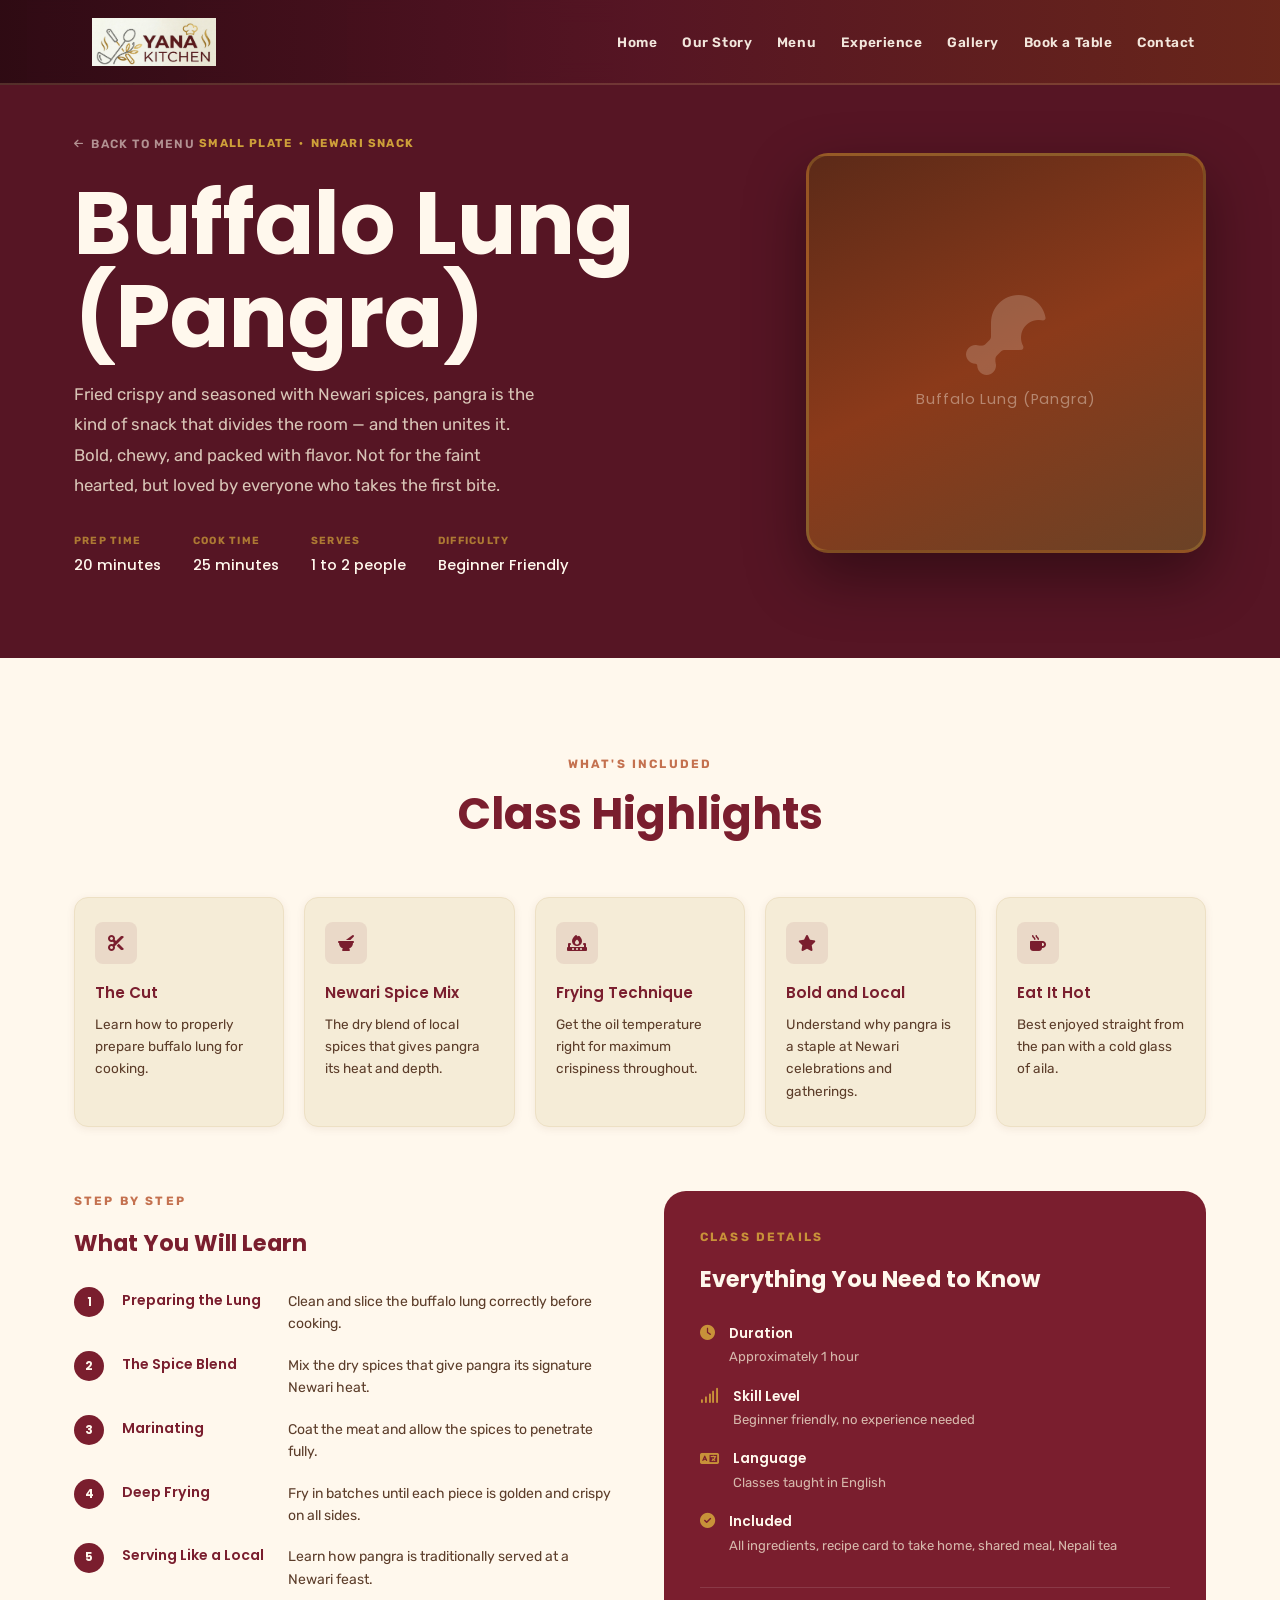
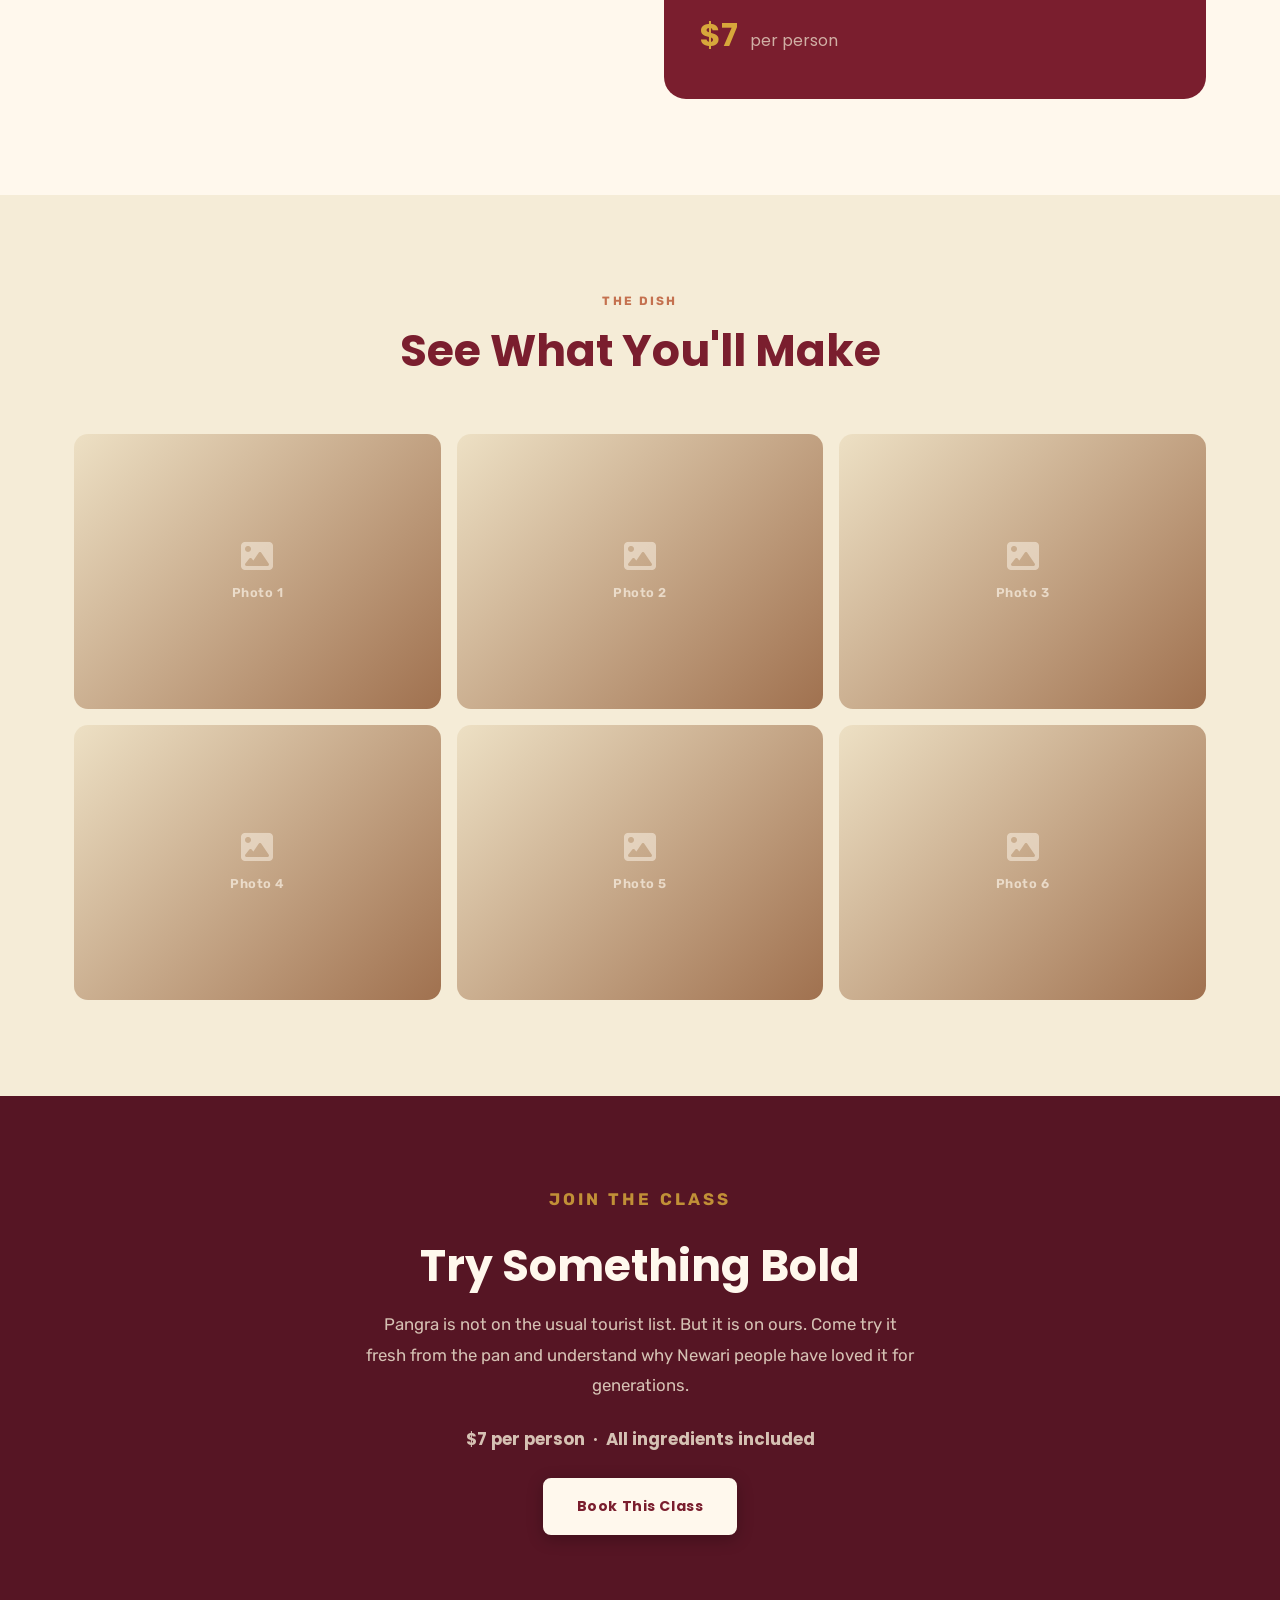
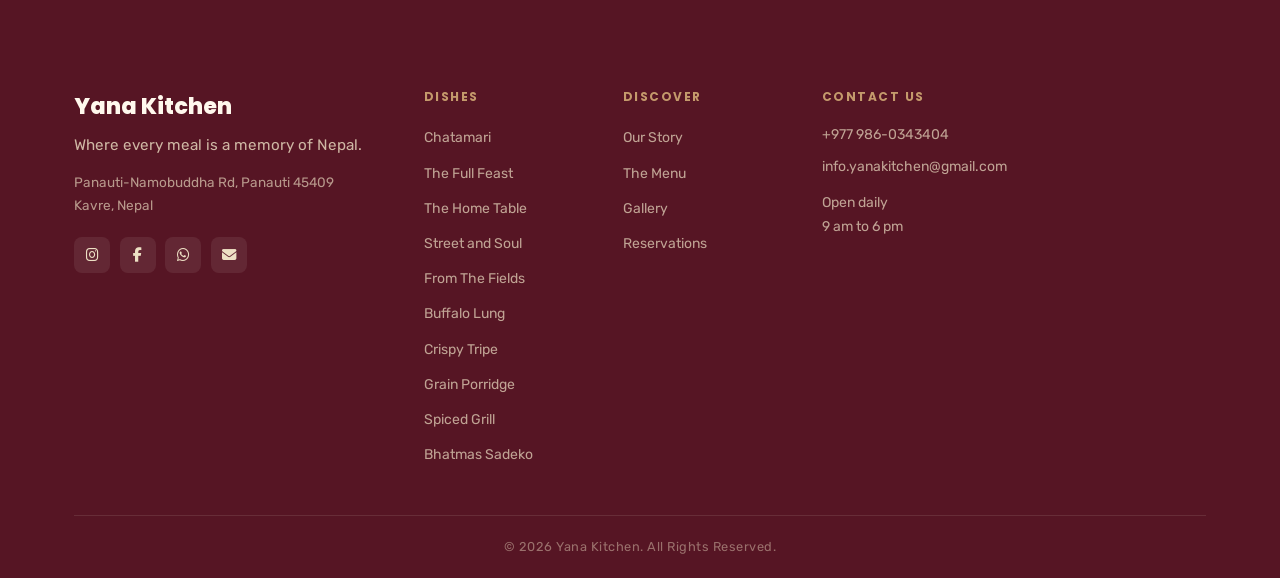
<file: buffalo-lung.html>
<!DOCTYPE html>
<html lang="en">
<head>
  <meta charset="UTF-8" />
  <meta name="viewport" content="width=device-width, initial-scale=1.0" />
  <meta name="description" content="Learn to cook Buffalo Lung (Pangra) at Yana Kitchen in Panauti, Nepal. A hands-on Newari cooking class experience." />
  <title>Buffalo Lung (Pangra) | Yana Kitchen</title>

  <link rel="icon" type="image/x-icon" href="/yana_favicon_final/favicon.ico" />
  <link rel="icon" type="image/png" sizes="32x32" href="/yana_favicon_final/favicon-32x32.png" />
  <link rel="icon" type="image/png" sizes="16x16" href="/yana_favicon_final/favicon-16x16.png" />
  <link rel="apple-touch-icon" sizes="180x180" href="/yana_favicon_final/apple-touch-icon.png" />
  <link rel="preconnect" href="https://fonts.googleapis.com" />
  <link rel="preconnect" href="https://fonts.gstatic.com" crossorigin />
  <link href="https://fonts.googleapis.com/css2?family=Poppins:wght@400;500;600;700;800&family=Rubik:wght@300;400;500;600&display=swap" rel="stylesheet" />
  <link rel="stylesheet" href="https://cdnjs.cloudflare.com/ajax/libs/font-awesome/6.4.0/css/all.min.css" crossorigin="anonymous" />
  <link rel="stylesheet" href="style.css" />

  <style>
    /* ── Dish Hero ───────────────────────────────── */
    .dish-hero { background: var(--maroon-dark); padding: 8rem 0 5rem; }
    .dish-hero-inner {
      max-width: 1180px; margin: 0 auto; padding: 0 1.5rem;
      display: grid; grid-template-columns: 1fr 400px;
      gap: 4rem; align-items: center;
    }
    .dish-back-link {
      display: inline-flex; align-items: center; gap: .45rem;
      font-size: .75rem; font-weight: 600; letter-spacing: .1em;
      text-transform: uppercase; color: rgba(255,248,237,.55);
      margin-bottom: 1.5rem; transition: color .25s ease;
    }
    .dish-back-link:hover { color: var(--cream); }
    .dish-back-link i { font-size: .65rem; }
    .dish-category-tag {
      display: inline-block; font-size: .72rem; font-weight: 700;
      letter-spacing: .12em; text-transform: uppercase;
      color: rgba(220,175,60,.9); margin-bottom: .65rem;
    }
    .dish-hero-title {
      font-family: var(--font-heading); font-weight: 700;
      font-size: clamp(3rem, 7vw, 5.5rem);
      color: var(--cream); line-height: 1.05; margin-bottom: 1rem;
    }
    .dish-hero-desc {
      font-size: 1.05rem; color: rgba(245,236,215,.82);
      max-width: 460px; line-height: 1.8; margin-bottom: 2rem;
    }
    .dish-meta-row { display: flex; flex-wrap: wrap; gap: 2rem; }
    .dish-meta-item { display: flex; flex-direction: column; gap: .2rem; }
    .dish-meta-item .meta-label {
      font-size: .65rem; font-weight: 700; letter-spacing: .12em;
      text-transform: uppercase; color: rgba(220,175,60,.65);
    }
    .dish-meta-item .meta-value {
      font-size: .92rem; color: var(--cream); font-weight: 500;
      font-family: var(--font-heading);
    }
    .dish-hero-img {
      width: 100%; aspect-ratio: 1/1;
      background: linear-gradient(155deg, #5C2A18 0%, #8B3A1A 50%, #6B4226 100%);
      border-radius: var(--radius-lg); border: 3px solid rgba(220,175,60,.25);
      box-shadow: 0 24px 60px rgba(0,0,0,.4);
      display: flex; flex-direction: column;
      align-items: center; justify-content: center; gap: .75rem;
    }
    .dish-hero-img i { font-size: 5rem; color: var(--cream); opacity: .2; }
    .dish-hero-img p { font-family: var(--font-heading); color: var(--cream); opacity: .4; font-size: .9rem; letter-spacing: .06em; }

    /* ── Class Details Section ───────────────────── */
    .class-details-section { background: var(--cream); }
    .class-highlights-grid {
      display: grid; grid-template-columns: repeat(auto-fill, minmax(210px, 1fr));
      gap: 1.25rem; margin-top: 2.5rem; margin-bottom: 4rem;
    }
    .class-highlight {
      background: var(--beige); border: 1px solid var(--beige-mid);
      border-radius: var(--radius-md); padding: 1.5rem 1.25rem; box-shadow: var(--shadow-sm);
    }
    .class-hl-icon {
      width: 42px; height: 42px; background: rgba(122,30,46,.09);
      border-radius: var(--radius-sm); display: flex; align-items: center;
      justify-content: center; font-size: 1rem; color: var(--maroon); margin-bottom: 1rem;
    }
    .class-highlight h4 { font-family: var(--font-heading); font-size: .95rem; font-weight: 600; color: var(--maroon); margin-bottom: .4rem; }
    .class-highlight p  { font-size: .85rem; color: var(--text-mid); line-height: 1.65; margin: 0; }
    .class-bottom-grid  { display: grid; grid-template-columns: 1fr 1fr; gap: 3rem; align-items: start; }
    .class-subheading   { font-family: var(--font-heading); font-size: 1.4rem; font-weight: 700; color: var(--maroon); margin-bottom: 1.5rem; }
    .class-learn-table  { display: flex; flex-direction: column; gap: .9rem; margin-top: 1.25rem; }
    .clt-row { display: grid; grid-template-columns: 32px 150px 1fr; gap: .6rem 1rem; align-items: start; }
    .clt-num {
      width: 30px; height: 30px; background: var(--maroon); border-radius: 50%;
      display: flex; align-items: center; justify-content: center;
      font-family: var(--font-heading); font-size: .72rem; font-weight: 700;
      color: var(--cream); flex-shrink: 0; margin-top: .1rem;
    }
    .clt-title { font-family: var(--font-heading); font-size: .88rem; font-weight: 600; color: var(--maroon); padding-top: .3rem; line-height: 1.4; }
    .clt-desc  { font-size: .875rem; color: var(--text-mid); line-height: 1.6; padding-top: .3rem; }
    .class-info-box { background: var(--maroon); border-radius: var(--radius-lg); padding: 2.25rem; }
    .class-info-list { list-style: none; display: flex; flex-direction: column; gap: 1.1rem; margin-bottom: 2rem; }
    .class-info-list li { display: flex; align-items: flex-start; gap: .9rem; }
    .class-info-list li i      { font-size: .95rem; color: rgba(220,175,60,.8); margin-top: .2rem; flex-shrink: 0; }
    .class-info-list li div    { display: flex; flex-direction: column; gap: .15rem; }
    .class-info-list li strong { font-family: var(--font-heading); font-size: .85rem; font-weight: 600; color: var(--cream); }
    .class-info-list li span   { font-size: .82rem; color: rgba(245,236,215,.75); line-height: 1.5; }
    .class-price-tag { font-family: var(--font-heading); font-size: 2rem; font-weight: 700; color: rgba(220,175,60,.95); border-top: 1px solid rgba(255,255,255,.12); padding-top: 1.25rem; }
    .class-price-tag span { font-size: 1rem; font-weight: 400; color: rgba(245,236,215,.7); margin-left: .3rem; }

    /* ── Photo Gallery ───────────────────────────── */
    .dish-gallery-section { background: var(--beige); }
    .dish-photo-grid { display: grid; grid-template-columns: repeat(3, 1fr); gap: 1rem; margin-top: 2.5rem; }
    .dish-photo-item { aspect-ratio: 4/3; border-radius: var(--radius-md); overflow: hidden; cursor: pointer; transition: transform .3s ease, box-shadow .3s ease; }
    .dish-photo-item:hover { transform: scale(1.02); box-shadow: var(--shadow-md); }
    .dish-photo-placeholder { width: 100%; height: 100%; background: linear-gradient(135deg, var(--beige-mid) 0%, var(--wood) 100%); display: flex; flex-direction: column; align-items: center; justify-content: center; gap: .6rem; color: var(--cream); }
    .dish-photo-placeholder i    { font-size: 2rem; opacity: .5; }
    .dish-photo-placeholder span { font-size: .8rem; font-weight: 600; opacity: .65; letter-spacing: .04em; }
    .dish-photo-item img { width: 100%; height: 100%; object-fit: cover; }

    /* ── CTA ─────────────────────────────────────── */
    .dish-cta { background: var(--maroon-dark); padding: 5.5rem 0; text-align: center; }
    .dish-cta-inner { max-width: 600px; margin: 0 auto; padding: 0 1.5rem; }
    .dish-cta .section-eyebrow { color: rgba(220,175,60,.8); }
    .dish-cta .section-heading { color: var(--cream); }
    .dish-cta p { color: rgba(245,236,215,.8); font-size: 1.05rem; line-height: 1.8; margin-bottom: 1.5rem; }
    .dish-cta-price { display: inline-block; font-family: var(--font-heading); font-size: 1.1rem; font-weight: 700; color: rgba(220,175,60,.95); margin-bottom: 2rem; }

    /* ── Responsive ──────────────────────────────── */
    @media (max-width: 900px) {
      .dish-hero-inner   { grid-template-columns: 1fr; }
      .dish-hero-img     { display: none; }
      .dish-photo-grid   { grid-template-columns: repeat(2, 1fr); }
      .class-bottom-grid { grid-template-columns: 1fr; gap: 2rem; }
    }
    @media (max-width: 480px) {
      .dish-hero { padding: 7rem 0 3.5rem; }
      .dish-meta-row { gap: 1.25rem; }
    }
  </style>
</head>
<body>

  <!-- NAV -->
  <header id="header">
    <div class="header-inner">
      <a href="index.html" class="logo" aria-label="Yana Kitchen Home">
        <img src="/yanalog.png" alt="Yana Kitchen" class="logo-img" />
      </a>
      <nav>
        <ul class="nav-links" id="nav-links">
          <li><a href="index.html"            class="nav-link">Home</a></li>
          <li><a href="index.html#story"      class="nav-link">Our Story</a></li>
          <li><a href="index.html#menu"       class="nav-link">Menu</a></li>
          <li><a href="index.html#experience" class="nav-link">Experience</a></li>
          <li><a href="index.html#gallery"    class="nav-link">Gallery</a></li>
          <li><a href="index.html#booking"    class="nav-link">Book a Table</a></li>
          <li><a href="index.html#contact"    class="nav-link">Contact</a></li>
        </ul>
        <button class="hamburger" id="hamburger" aria-label="Toggle navigation" aria-expanded="false">
          <span></span><span></span><span></span>
        </button>
      </nav>
    </div>
  </header>

  <!-- HERO -->
  <section class="dish-hero">
    <div class="dish-hero-inner">
      <div>
        <a href="index.html#menu" class="dish-back-link">
          <i class="fa-solid fa-arrow-left"></i> Back to Menu
        </a>
        <p class="dish-category-tag">Small Plate &nbsp;·&nbsp; Newari Snack</p>
        <h1 class="dish-hero-title">Buffalo Lung (Pangra)</h1>
        <p class="dish-hero-desc">Fried crispy and seasoned with Newari spices, pangra is the kind of snack that divides the room — and then unites it. Bold, chewy, and packed with flavor. Not for the faint hearted, but loved by everyone who takes the first bite.</p>
        <div class="dish-meta-row">
          <div class="dish-meta-item">
            <span class="meta-label">Prep Time</span>
            <span class="meta-value">20 minutes</span>
          </div>
          <div class="dish-meta-item">
            <span class="meta-label">Cook Time</span>
            <span class="meta-value">25 minutes</span>
          </div>
          <div class="dish-meta-item">
            <span class="meta-label">Serves</span>
            <span class="meta-value">1 to 2 people</span>
          </div>
          <div class="dish-meta-item">
            <span class="meta-label">Difficulty</span>
            <span class="meta-value">Beginner Friendly</span>
          </div>
        </div>
      </div>
      <div class="dish-hero-img">
        <i class="fa-solid fa-drumstick-bite"></i>
        <p>Buffalo Lung (Pangra)</p>
      </div>
    </div>
  </section>

  <!-- CLASS DETAILS -->
  <section class="class-details-section section-padding">
    <div class="container">

      <div class="section-header reveal">
        <p class="section-eyebrow">What's Included</p>
        <h2 class="section-heading">Class Highlights</h2>
      </div>

      <div class="class-highlights-grid">
        <div class="class-highlight reveal">
          <div class="class-hl-icon"><i class="fa-solid fa-scissors"></i></div>
          <h4>The Cut</h4>
          <p>Learn how to properly prepare buffalo lung for cooking.</p>
        </div>
        <div class="class-highlight reveal">
          <div class="class-hl-icon"><i class="fa-solid fa-mortar-pestle"></i></div>
          <h4>Newari Spice Mix</h4>
          <p>The dry blend of local spices that gives pangra its heat and depth.</p>
        </div>
        <div class="class-highlight reveal">
          <div class="class-hl-icon"><i class="fa-solid fa-fire-burner"></i></div>
          <h4>Frying Technique</h4>
          <p>Get the oil temperature right for maximum crispiness throughout.</p>
        </div>
        <div class="class-highlight reveal">
          <div class="class-hl-icon"><i class="fa-solid fa-star"></i></div>
          <h4>Bold and Local</h4>
          <p>Understand why pangra is a staple at Newari celebrations and gatherings.</p>
        </div>
        <div class="class-highlight reveal">
          <div class="class-hl-icon"><i class="fa-solid fa-mug-hot"></i></div>
          <h4>Eat It Hot</h4>
          <p>Best enjoyed straight from the pan with a cold glass of aila.</p>
        </div>
      </div>

      <div class="class-bottom-grid">

        <div class="class-learn-wrap reveal">
          <p class="section-eyebrow">Step by Step</p>
          <h3 class="class-subheading">What You Will Learn</h3>
          <div class="class-learn-table">
            <div class="clt-row">
              <span class="clt-num">1</span>
              <strong class="clt-title">Preparing the Lung</strong>
              <span class="clt-desc">Clean and slice the buffalo lung correctly before cooking.</span>
            </div>
            <div class="clt-row">
              <span class="clt-num">2</span>
              <strong class="clt-title">The Spice Blend</strong>
              <span class="clt-desc">Mix the dry spices that give pangra its signature Newari heat.</span>
            </div>
            <div class="clt-row">
              <span class="clt-num">3</span>
              <strong class="clt-title">Marinating</strong>
              <span class="clt-desc">Coat the meat and allow the spices to penetrate fully.</span>
            </div>
            <div class="clt-row">
              <span class="clt-num">4</span>
              <strong class="clt-title">Deep Frying</strong>
              <span class="clt-desc">Fry in batches until each piece is golden and crispy on all sides.</span>
            </div>
            <div class="clt-row">
              <span class="clt-num">5</span>
              <strong class="clt-title">Serving Like a Local</strong>
              <span class="clt-desc">Learn how pangra is traditionally served at a Newari feast.</span>
            </div>
          </div>
        </div>

        <div class="class-info-box reveal">
          <p class="section-eyebrow" style="color:rgba(220,175,60,.8);">Class Details</p>
          <h3 class="class-subheading" style="color:var(--cream);">Everything You Need to Know</h3>
          <ul class="class-info-list">
            <li><i class="fa-solid fa-clock"></i><div><strong>Duration</strong><span>Approximately 1 hour</span></div></li>
            <li><i class="fa-solid fa-signal"></i><div><strong>Skill Level</strong><span>Beginner friendly, no experience needed</span></div></li>
            <li><i class="fa-solid fa-language"></i><div><strong>Language</strong><span>Classes taught in English</span></div></li>
            <li><i class="fa-solid fa-circle-check"></i><div><strong>Included</strong><span>All ingredients, recipe card to take home, shared meal, Nepali tea</span></div></li>
          </ul>
          <div class="class-price-tag">$7 <span>per person</span></div>
        </div>

      </div>
    </div>
  </section>

  <!-- PHOTO GALLERY -->
  <section class="section-padding dish-gallery-section">
    <div class="container">
      <div class="section-header reveal">
        <p class="section-eyebrow">The Dish</p>
        <h2 class="section-heading">See What You'll Make</h2>
      </div>
      <div class="dish-photo-grid">
        <div class="dish-photo-item reveal"><div class="dish-photo-placeholder"><i class="fa-solid fa-image"></i><span>Photo 1</span></div></div>
        <div class="dish-photo-item reveal"><div class="dish-photo-placeholder"><i class="fa-solid fa-image"></i><span>Photo 2</span></div></div>
        <div class="dish-photo-item reveal"><div class="dish-photo-placeholder"><i class="fa-solid fa-image"></i><span>Photo 3</span></div></div>
        <div class="dish-photo-item reveal"><div class="dish-photo-placeholder"><i class="fa-solid fa-image"></i><span>Photo 4</span></div></div>
        <div class="dish-photo-item reveal"><div class="dish-photo-placeholder"><i class="fa-solid fa-image"></i><span>Photo 5</span></div></div>
        <div class="dish-photo-item reveal"><div class="dish-photo-placeholder"><i class="fa-solid fa-image"></i><span>Photo 6</span></div></div>
      </div>
    </div>
  </section>

  <!-- CTA -->
  <section class="dish-cta">
    <div class="dish-cta-inner">
      <p class="section-eyebrow">Join the Class</p>
      <h2 class="section-heading">Try Something Bold</h2>
      <p>Pangra is not on the usual tourist list. But it is on ours. Come try it fresh from the pan and understand why Newari people have loved it for generations.</p>
      <p class="dish-cta-price">$7 per person &nbsp;·&nbsp; All ingredients included</p><br />
      <a href="index.html#booking" class="btn-hero-primary">Book This Class</a>
    </div>
  </section>

  <!-- FOOTER -->
  <footer class="footer">
    <div class="footer-inner container">
      <div class="footer-top">
        <div class="footer-brand">
          <div class="footer-logo-row">
            <span class="logo-symbol footer-logo-sym">&#x2638;</span>
            <span class="footer-brand-name">Yana Kitchen</span>
          </div>
          <p class="footer-tagline">Where every meal is a memory of Nepal.</p>
          <p class="footer-address">Panauti-Namobuddha Rd, Panauti 45409<br />Kavre, Nepal</p>
          <div class="footer-socials">
            <a href="https://www.instagram.com/yana.kitchen.np?igsh=MXZxbHlpbHNsZnFzdw==" target="_blank" rel="noopener noreferrer" aria-label="Instagram"><i class="fa-brands fa-instagram"></i></a>
            <a href="https://facebook.com" target="_blank" rel="noopener noreferrer" aria-label="Facebook"><i class="fa-brands fa-facebook-f"></i></a>
            <a href="https://wa.me/9779860343404" target="_blank" rel="noopener noreferrer" aria-label="WhatsApp"><i class="fa-brands fa-whatsapp"></i></a>
            <a href="mailto:info.yanakitchen@gmail.com" aria-label="Email"><i class="fa-solid fa-envelope"></i></a>
          </div>
        </div>
        <div class="footer-col">
          <h4>Dishes</h4>
          <ul>
            <li><a href="chatamari.html">Chatamari</a></li>
            <li><a href="the-full-feast.html">The Full Feast</a></li>
            <li><a href="the-home-table.html">The Home Table</a></li>
            <li><a href="street-and-soul.html">Street and Soul</a></li>
            <li><a href="from-the-fields.html">From The Fields</a></li>
            <li><a href="buffalo-lung.html">Buffalo Lung</a></li>
            <li><a href="crispy-tripe.html">Crispy Tripe</a></li>
            <li><a href="grain-porridge.html">Grain Porridge</a></li>
            <li><a href="spiced-grill.html">Spiced Grill</a></li>
            <li><a href="spiced-soybeans.html">Bhatmas Sadeko</a></li>
          </ul>
        </div>
        <div class="footer-col">
          <h4>Discover</h4>
          <ul>
            <li><a href="index.html#story">Our Story</a></li>
            <li><a href="index.html#menu">The Menu</a></li>
            <li><a href="index.html#gallery">Gallery</a></li>
            <li><a href="index.html#booking">Reservations</a></li>
          </ul>
        </div>
        <div class="footer-col">
          <h4>Contact Us</h4>
          <p>+977 986-0343404</p>
          <p style="margin-top:.5rem;">info.yanakitchen@gmail.com</p>
          <p style="margin-top:.75rem;">Open daily<br />9 am to 6 pm</p>
        </div>
      </div>
      <div class="footer-divider" aria-hidden="true"></div>
      <div class="footer-bottom">
        <p>&copy; 2026 Yana Kitchen. All Rights Reserved.</p>
      </div>
    </div>
  </footer>

  <script>
    const header    = document.getElementById('header');
    const hamburger = document.getElementById('hamburger');
    const navLinks  = document.getElementById('nav-links');
    window.addEventListener('scroll', () => { header.classList.toggle('scrolled', window.scrollY > 50); });
    hamburger.addEventListener('click', () => {
      const open = navLinks.classList.toggle('open');
      hamburger.classList.toggle('open', open);
      hamburger.setAttribute('aria-expanded', open);
    });
    const reveals = document.querySelectorAll('.reveal');
    const ro = new IntersectionObserver(entries => {
      entries.forEach((entry, i) => {
        if (entry.isIntersecting) {
          setTimeout(() => entry.target.classList.add('visible'), i * 80);
          ro.unobserve(entry.target);
        }
      });
    }, { threshold: 0.1 });
    reveals.forEach(el => ro.observe(el));
  </script>
</body>
</html>
</file>
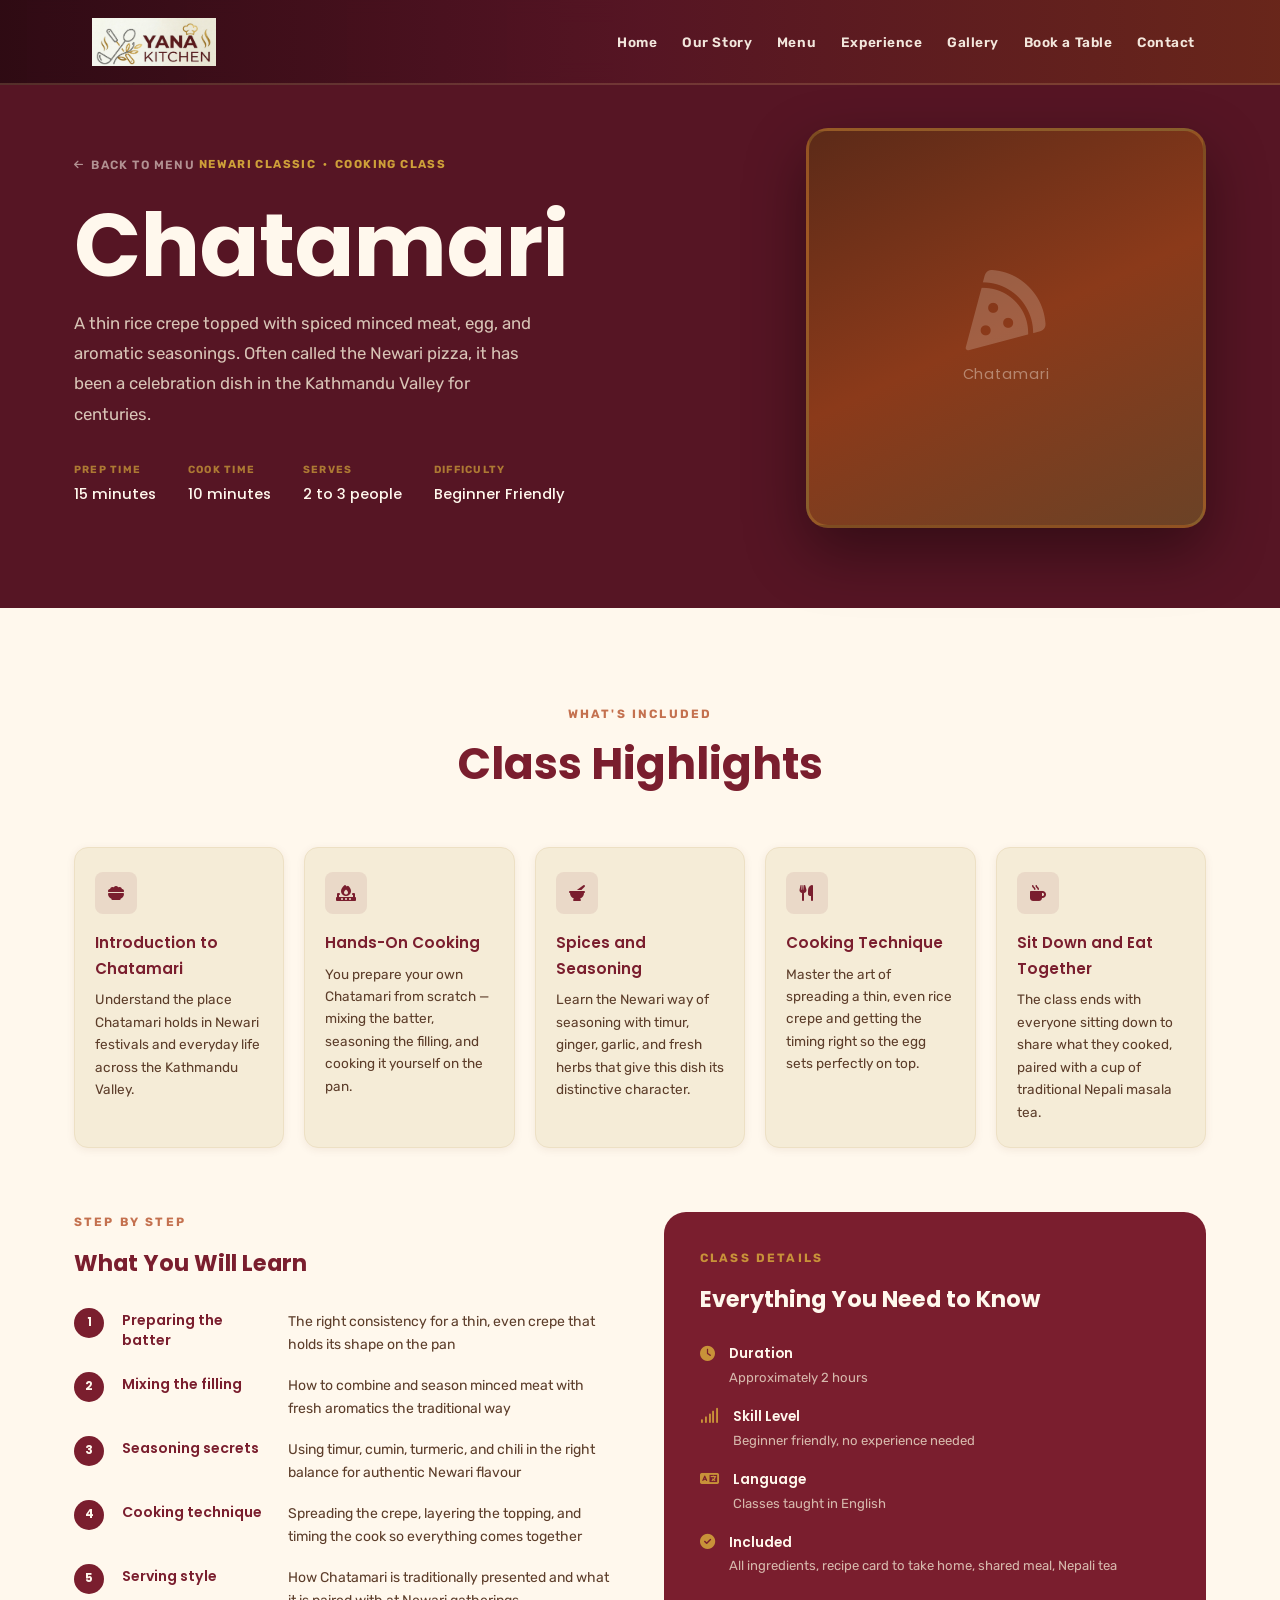
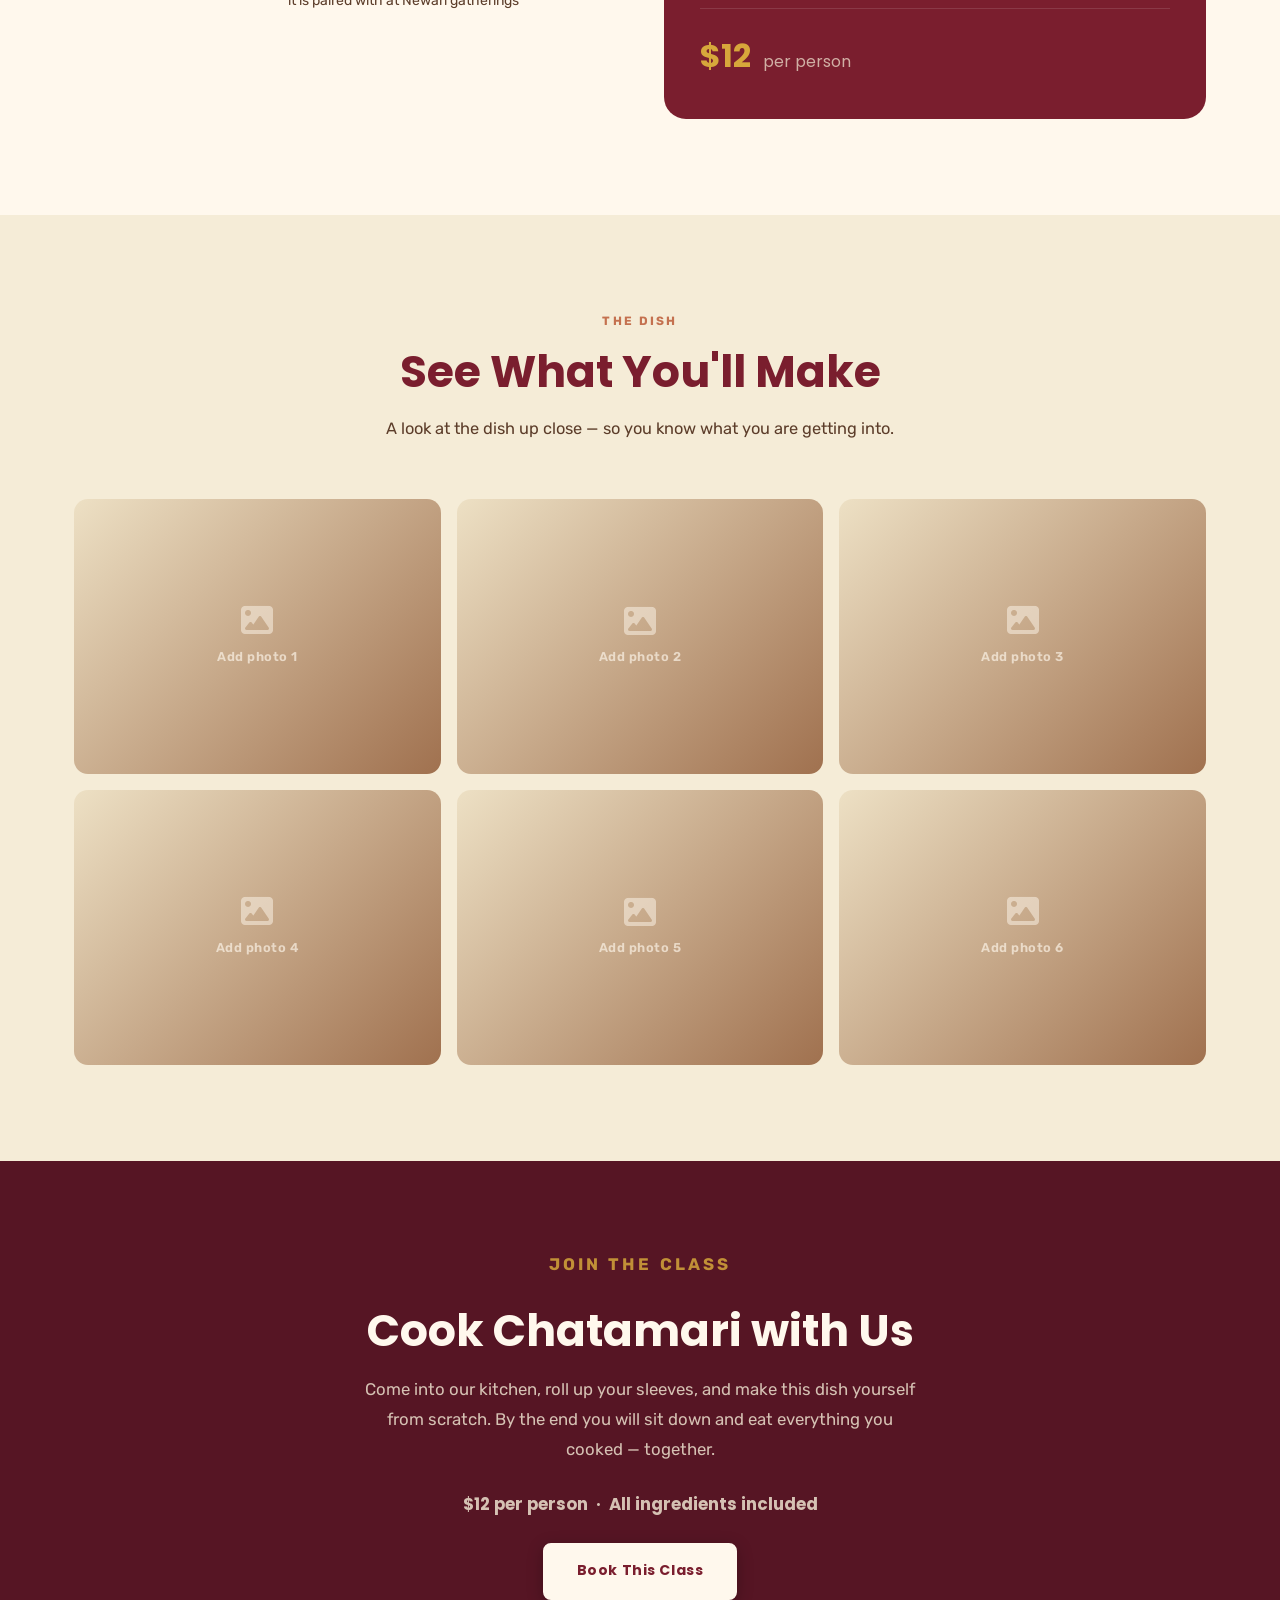
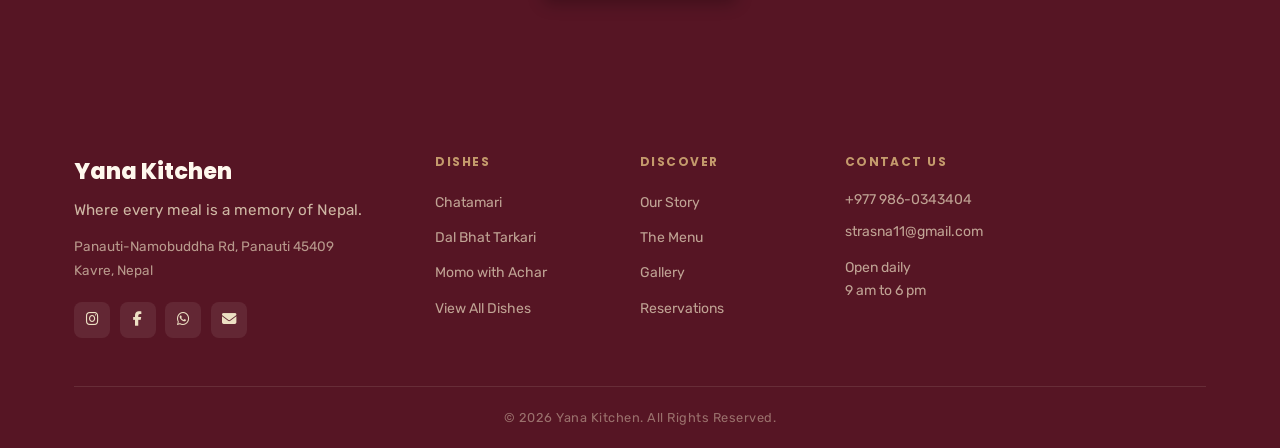
<file: chatamari.html>
<!DOCTYPE html>
<html lang="en">
<head>
  <meta charset="UTF-8" />
  <meta name="viewport" content="width=device-width, initial-scale=1.0" />
  <meta name="description" content="Learn to cook Chatamari — the Newari pizza — at Yana Kitchen in Panauti, Nepal. A hands-on cooking class experience." />
  <title>Chatamari | Yana Kitchen Cooking Class</title>

  <link rel="icon" type="image/x-icon" href="/yana_favicon_final/favicon.ico" />
  <link rel="icon" type="image/png" sizes="32x32" href="/yana_favicon_final/favicon-32x32.png" />
  <link rel="icon" type="image/png" sizes="16x16" href="/yana_favicon_final/favicon-16x16.png" />
  <link rel="apple-touch-icon" sizes="180x180" href="/yana_favicon_final/apple-touch-icon.png" />
  <link rel="preconnect" href="https://fonts.googleapis.com" />
  <link rel="preconnect" href="https://fonts.gstatic.com" crossorigin />
  <link href="https://fonts.googleapis.com/css2?family=Poppins:wght@400;500;600;700;800&family=Rubik:wght@300;400;500;600&display=swap" rel="stylesheet" />
  <link rel="stylesheet" href="https://cdnjs.cloudflare.com/ajax/libs/font-awesome/6.4.0/css/all.min.css" crossorigin="anonymous" />
  <link rel="stylesheet" href="style.css" />

  <style>
    /* ── Dish Hero ───────────────────────────────── */
    .dish-hero {
      background: var(--maroon-dark);
      padding: 8rem 0 5rem;
    }
    .dish-hero-inner {
      max-width: 1180px; margin: 0 auto; padding: 0 1.5rem;
      display: grid; grid-template-columns: 1fr 400px;
      gap: 4rem; align-items: center;
    }
    .dish-back-link {
      display: inline-flex; align-items: center; gap: .45rem;
      font-size: .75rem; font-weight: 600; letter-spacing: .1em;
      text-transform: uppercase; color: rgba(255,248,237,.55);
      margin-bottom: 1.5rem; transition: color .25s ease;
    }
    .dish-back-link:hover { color: var(--cream); }
    .dish-back-link i { font-size: .65rem; }

    .dish-category-tag {
      display: inline-block; font-size: .72rem; font-weight: 700;
      letter-spacing: .12em; text-transform: uppercase;
      color: rgba(220,175,60,.9); margin-bottom: .65rem;
    }
    .dish-hero-title {
      font-family: var(--font-heading); font-weight: 700;
      font-size: clamp(3rem, 7vw, 5.5rem);
      color: var(--cream); line-height: 1.05; margin-bottom: 1rem;
    }
    .dish-hero-desc {
      font-size: 1.05rem; color: rgba(245,236,215,.82);
      max-width: 460px; line-height: 1.8; margin-bottom: 2rem;
    }
    .dish-meta-row { display: flex; flex-wrap: wrap; gap: 2rem; }
    .dish-meta-item { display: flex; flex-direction: column; gap: .2rem; }
    .dish-meta-item .meta-label {
      font-size: .65rem; font-weight: 700; letter-spacing: .12em;
      text-transform: uppercase; color: rgba(220,175,60,.65);
    }
    .dish-meta-item .meta-value {
      font-size: .92rem; color: var(--cream); font-weight: 500;
      font-family: var(--font-heading);
    }

    .dish-hero-img {
      width: 100%; aspect-ratio: 1/1;
      background: linear-gradient(155deg, #5C2A18 0%, #8B3A1A 50%, #6B4226 100%);
      border-radius: var(--radius-lg);
      border: 3px solid rgba(220,175,60,.25);
      box-shadow: 0 24px 60px rgba(0,0,0,.4);
      display: flex; flex-direction: column;
      align-items: center; justify-content: center; gap: .75rem;
    }
    .dish-hero-img i { font-size: 5rem; color: var(--cream); opacity: .2; }
    .dish-hero-img p {
      font-family: var(--font-heading); color: var(--cream);
      opacity: .4; font-size: .9rem; letter-spacing: .06em;
    }

    /* ── Info Strip ──────────────────────────────── */
    .dish-info-bar {
      background: var(--beige); border-bottom: 1px solid var(--beige-mid);
      padding: 1.5rem 0;
    }
    .dish-info-bar-inner {
      max-width: 1180px; margin: 0 auto; padding: 0 1.5rem;
      display: flex; gap: 1rem; flex-wrap: wrap;
      align-items: center; justify-content: center;
    }
    .dish-info-card {
      display: flex; align-items: center; gap: .7rem;
      padding: .6rem 1.2rem;
      background: var(--cream); border: 1px solid var(--beige-mid);
      border-radius: var(--radius-sm); box-shadow: var(--shadow-sm);
    }
    .dish-info-card i { font-size: .95rem; color: var(--maroon); }
    .dish-info-card div { display: flex; flex-direction: column; }
    .dish-info-card .ic-label {
      font-size: .62rem; font-weight: 700; letter-spacing: .1em;
      text-transform: uppercase; color: var(--text-light);
    }
    .dish-info-card .ic-value {
      font-size: .88rem; font-weight: 600; color: var(--text-dark);
      font-family: var(--font-heading);
    }

    /* ── Story + Learn ───────────────────────────── */
    .dish-story-grid {
      display: grid; grid-template-columns: 1fr 1fr;
      gap: 4rem; align-items: start;
    }
    .dish-story-text p { color: var(--text-mid); font-size: 1rem; line-height: 1.8; margin-bottom: 1rem; }

    .dish-learn-box {
      background: var(--maroon); border-radius: var(--radius-lg);
      padding: 2.25rem;
    }
    .dish-learn-box .section-eyebrow { color: rgba(220,175,60,.8); }
    .dish-learn-box .section-heading { color: var(--cream); }
    .dish-learn-list { display: flex; flex-direction: column; gap: 1rem; margin-top: 1.25rem; }
    .dish-learn-item { display: flex; align-items: flex-start; gap: .9rem; }
    .dish-learn-num {
      width: 28px; height: 28px; flex-shrink: 0;
      background: rgba(255,248,237,.12); border-radius: 50%;
      display: flex; align-items: center; justify-content: center;
      font-size: .72rem; font-weight: 700;
      color: rgba(220,175,60,.9); font-family: var(--font-heading);
    }
    .dish-learn-item p {
      font-size: .9rem; color: rgba(245,236,215,.85);
      line-height: 1.65; margin: 0; padding-top: .3rem;
    }

    /* ── Ingredients ─────────────────────────────── */
    .dish-ingredients { background: var(--beige); }
    .ingredients-grid {
      display: grid; grid-template-columns: repeat(auto-fill, minmax(230px, 1fr));
      gap: .75rem; margin-top: 2.5rem;
    }
    .ingredient-item {
      display: flex; align-items: center; gap: .75rem;
      background: var(--cream); border: 1px solid var(--beige-mid);
      border-radius: var(--radius-sm); padding: .75rem 1rem;
      font-size: .9rem; color: var(--text-mid);
    }
    .ingredient-item i { font-size: .45rem; color: var(--terracotta); flex-shrink: 0; }
    .ingredient-amount {
      font-weight: 600; color: var(--maroon);
      margin-right: .3rem; font-family: var(--font-heading);
    }

    /* ── Steps ───────────────────────────────────── */
    .dish-steps { background: var(--cream); }
    .steps-list {
      display: flex; flex-direction: column; gap: 1.75rem;
      margin-top: 2.5rem; max-width: 760px;
      margin-left: auto; margin-right: auto;
    }
    .step-item { display: flex; gap: 1.5rem; align-items: flex-start; }
    .step-num {
      width: 44px; height: 44px; flex-shrink: 0;
      background: var(--maroon); border-radius: 50%;
      display: flex; align-items: center; justify-content: center;
      font-family: var(--font-heading); font-size: 1rem;
      font-weight: 700; color: var(--cream);
    }
    .step-body { padding-top: .35rem; }
    .step-body strong {
      display: block; font-family: var(--font-heading);
      font-size: 1rem; font-weight: 600; color: var(--maroon); margin-bottom: .4rem;
    }
    .step-body p { font-size: .95rem; color: var(--text-mid); line-height: 1.8; margin: 0; }

    /* ── CTA Banner ──────────────────────────────── */
    .dish-cta { background: var(--maroon-dark); padding: 5.5rem 0; text-align: center; }
    .dish-cta-inner { max-width: 600px; margin: 0 auto; padding: 0 1.5rem; }
    .dish-cta .section-eyebrow { color: rgba(220,175,60,.8); }
    .dish-cta .section-heading { color: var(--cream); }
    .dish-cta p { color: rgba(245,236,215,.8); font-size: 1.05rem; line-height: 1.8; margin-bottom: 1.5rem; }
    .dish-cta-price {
      display: inline-block; font-family: var(--font-heading);
      font-size: 1.1rem; font-weight: 700;
      color: rgba(220,175,60,.95); margin-bottom: 2rem;
    }

    /* ── Class Details Section ───────────────────── */
    .class-details-section { background: var(--cream); }

    .class-highlights-grid {
      display: grid; grid-template-columns: repeat(auto-fill, minmax(210px, 1fr));
      gap: 1.25rem; margin-top: 2.5rem; margin-bottom: 4rem;
    }
    .class-highlight {
      background: var(--beige); border: 1px solid var(--beige-mid);
      border-radius: var(--radius-md); padding: 1.5rem 1.25rem;
      box-shadow: var(--shadow-sm);
    }
    .class-hl-icon {
      width: 42px; height: 42px; background: rgba(122,30,46,.09);
      border-radius: var(--radius-sm); display: flex; align-items: center;
      justify-content: center; font-size: 1rem; color: var(--maroon);
      margin-bottom: 1rem;
    }
    .class-highlight h4 {
      font-family: var(--font-heading); font-size: .95rem; font-weight: 600;
      color: var(--maroon); margin-bottom: .4rem;
    }
    .class-highlight p { font-size: .85rem; color: var(--text-mid); line-height: 1.65; margin: 0; }

    .class-bottom-grid {
      display: grid; grid-template-columns: 1fr 1fr;
      gap: 3rem; align-items: start;
    }
    .class-subheading {
      font-family: var(--font-heading); font-size: 1.4rem; font-weight: 700;
      color: var(--maroon); margin-bottom: 1.5rem;
    }
    .class-learn-table { display: flex; flex-direction: column; gap: .9rem; margin-top: 1.25rem; }
    .clt-row {
      display: grid; grid-template-columns: 32px 150px 1fr;
      gap: .6rem 1rem; align-items: start;
    }
    .clt-num {
      width: 30px; height: 30px;
      background: var(--maroon); border-radius: 50%;
      display: flex; align-items: center; justify-content: center;
      font-family: var(--font-heading); font-size: .72rem; font-weight: 700;
      color: var(--cream); flex-shrink: 0; margin-top: .1rem;
    }
    .clt-title {
      font-family: var(--font-heading); font-size: .88rem; font-weight: 600;
      color: var(--maroon); padding-top: .3rem; line-height: 1.4;
    }
    .clt-desc {
      font-size: .875rem; color: var(--text-mid); line-height: 1.6;
      padding-top: .3rem;
    }

    .class-info-box {
      background: var(--maroon); border-radius: var(--radius-lg);
      padding: 2.25rem;
    }
    .class-info-list {
      list-style: none; display: flex; flex-direction: column;
      gap: 1.1rem; margin-bottom: 2rem;
    }
    .class-info-list li {
      display: flex; align-items: flex-start; gap: .9rem;
    }
    .class-info-list li i { font-size: .95rem; color: rgba(220,175,60,.8); margin-top: .2rem; flex-shrink: 0; }
    .class-info-list li div { display: flex; flex-direction: column; gap: .15rem; }
    .class-info-list li strong { font-family: var(--font-heading); font-size: .85rem; font-weight: 600; color: var(--cream); }
    .class-info-list li span  { font-size: .82rem; color: rgba(245,236,215,.75); line-height: 1.5; }
    .class-price-tag {
      font-family: var(--font-heading); font-size: 2rem; font-weight: 700;
      color: rgba(220,175,60,.95); border-top: 1px solid rgba(255,255,255,.12);
      padding-top: 1.25rem;
    }
    .class-price-tag span { font-size: 1rem; font-weight: 400; color: rgba(245,236,215,.7); margin-left: .3rem; }

    /* ── Photo Gallery ───────────────────────────── */
    .dish-gallery-section { background: var(--beige); }
    .dish-photo-grid {
      display: grid;
      grid-template-columns: repeat(3, 1fr);
      gap: 1rem;
      margin-top: 2.5rem;
    }
    .dish-photo-item {
      aspect-ratio: 4/3;
      border-radius: var(--radius-md);
      overflow: hidden;
      cursor: pointer;
      transition: transform .3s ease, box-shadow .3s ease;
    }
    .dish-photo-item:hover { transform: scale(1.02); box-shadow: var(--shadow-md); }
    .dish-photo-placeholder {
      width: 100%; height: 100%;
      background: linear-gradient(135deg, var(--beige-mid) 0%, var(--wood) 100%);
      display: flex; flex-direction: column;
      align-items: center; justify-content: center; gap: .6rem;
      color: var(--cream);
    }
    .dish-photo-placeholder i    { font-size: 2rem; opacity: .5; }
    .dish-photo-placeholder span { font-size: .8rem; font-weight: 600; opacity: .65; letter-spacing: .04em; }
    /* When real photos are added */
    .dish-photo-item img { width: 100%; height: 100%; object-fit: cover; }

    /* ── Responsive ──────────────────────────────── */
    @media (max-width: 900px) {
      .dish-hero-inner    { grid-template-columns: 1fr; }
      .dish-hero-img      { display: none; }
      .dish-photo-grid    { grid-template-columns: repeat(2, 1fr); }
      .class-bottom-grid  { grid-template-columns: 1fr; gap: 2rem; }
    }
    @media (max-width: 480px) {
      .dish-hero { padding: 7rem 0 3.5rem; }
      .dish-meta-row { gap: 1.25rem; }
    }
  </style>
</head>
<body>

  <!-- NAV -->
  <header id="header">
    <div class="header-inner">
      <a href="index.html" class="logo" aria-label="Yana Kitchen Home">
        <img src="/yanalog.png" alt="Yana Kitchen" class="logo-img" />
      </a>
      <nav>
        <ul class="nav-links" id="nav-links">
          <li><a href="index.html"             class="nav-link">Home</a></li>
          <li><a href="index.html#story"       class="nav-link">Our Story</a></li>
          <li><a href="index.html#menu"        class="nav-link">Menu</a></li>
          <li><a href="index.html#experience"  class="nav-link">Experience</a></li>
          <li><a href="index.html#gallery"     class="nav-link">Gallery</a></li>
          <li><a href="index.html#booking"     class="nav-link">Book a Table</a></li>
          <li><a href="index.html#contact"     class="nav-link">Contact</a></li>
        </ul>
        <button class="hamburger" id="hamburger" aria-label="Toggle navigation" aria-expanded="false">
          <span></span><span></span><span></span>
        </button>
      </nav>
    </div>
  </header>

  <!-- HERO -->
  <section class="dish-hero">
    <div class="dish-hero-inner">
      <div>
        <a href="index.html#menu" class="dish-back-link">
          <i class="fa-solid fa-arrow-left"></i> Back to Menu
        </a>
        <p class="dish-category-tag">Newari Classic &nbsp;·&nbsp; Cooking Class</p>
        <h1 class="dish-hero-title">Chatamari</h1>
        <p class="dish-hero-desc">A thin rice crepe topped with spiced minced meat, egg, and aromatic seasonings. Often called the Newari pizza, it has been a celebration dish in the Kathmandu Valley for centuries.</p>
        <div class="dish-meta-row">
          <div class="dish-meta-item">
            <span class="meta-label">Prep Time</span>
            <span class="meta-value">15 minutes</span>
          </div>
          <div class="dish-meta-item">
            <span class="meta-label">Cook Time</span>
            <span class="meta-value">10 minutes</span>
          </div>
          <div class="dish-meta-item">
            <span class="meta-label">Serves</span>
            <span class="meta-value">2 to 3 people</span>
          </div>
          <div class="dish-meta-item">
            <span class="meta-label">Difficulty</span>
            <span class="meta-value">Beginner Friendly</span>
          </div>
        </div>
      </div>
      <div class="dish-hero-img">
        <i class="fa-solid fa-pizza-slice"></i>
        <p>Chatamari</p>
      </div>
    </div>
  </section>

  <!-- CLASS DETAILS -->
  <section class="class-details-section section-padding">
    <div class="container">

      <div class="section-header reveal">
        <p class="section-eyebrow">What's Included</p>
        <h2 class="section-heading">Class Highlights</h2>
      </div>

      <div class="class-highlights-grid">
        <div class="class-highlight reveal">
          <div class="class-hl-icon"><i class="fa-solid fa-bowl-food"></i></div>
          <h4>Introduction to Chatamari</h4>
          <p>Understand the place Chatamari holds in Newari festivals and everyday life across the Kathmandu Valley.</p>
        </div>
        <div class="class-highlight reveal">
          <div class="class-hl-icon"><i class="fa-solid fa-fire-burner"></i></div>
          <h4>Hands-On Cooking</h4>
          <p>You prepare your own Chatamari from scratch — mixing the batter, seasoning the filling, and cooking it yourself on the pan.</p>
        </div>
        <div class="class-highlight reveal">
          <div class="class-hl-icon"><i class="fa-solid fa-mortar-pestle"></i></div>
          <h4>Spices and Seasoning</h4>
          <p>Learn the Newari way of seasoning with timur, ginger, garlic, and fresh herbs that give this dish its distinctive character.</p>
        </div>
        <div class="class-highlight reveal">
          <div class="class-hl-icon"><i class="fa-solid fa-utensils"></i></div>
          <h4>Cooking Technique</h4>
          <p>Master the art of spreading a thin, even rice crepe and getting the timing right so the egg sets perfectly on top.</p>
        </div>
        <div class="class-highlight reveal">
          <div class="class-hl-icon"><i class="fa-solid fa-mug-hot"></i></div>
          <h4>Sit Down and Eat Together</h4>
          <p>The class ends with everyone sitting down to share what they cooked, paired with a cup of traditional Nepali masala tea.</p>
        </div>
      </div>

      <div class="class-bottom-grid">

        <div class="class-learn-wrap reveal">
          <p class="section-eyebrow">Step by Step</p>
          <h3 class="class-subheading">What You Will Learn</h3>
          <div class="class-learn-table">
            <div class="clt-row">
              <span class="clt-num">1</span>
              <strong class="clt-title">Preparing the batter</strong>
              <span class="clt-desc">The right consistency for a thin, even crepe that holds its shape on the pan</span>
            </div>
            <div class="clt-row">
              <span class="clt-num">2</span>
              <strong class="clt-title">Mixing the filling</strong>
              <span class="clt-desc">How to combine and season minced meat with fresh aromatics the traditional way</span>
            </div>
            <div class="clt-row">
              <span class="clt-num">3</span>
              <strong class="clt-title">Seasoning secrets</strong>
              <span class="clt-desc">Using timur, cumin, turmeric, and chili in the right balance for authentic Newari flavour</span>
            </div>
            <div class="clt-row">
              <span class="clt-num">4</span>
              <strong class="clt-title">Cooking technique</strong>
              <span class="clt-desc">Spreading the crepe, layering the topping, and timing the cook so everything comes together</span>
            </div>
            <div class="clt-row">
              <span class="clt-num">5</span>
              <strong class="clt-title">Serving style</strong>
              <span class="clt-desc">How Chatamari is traditionally presented and what it is paired with at Newari gatherings</span>
            </div>
          </div>
        </div>

        <div class="class-info-box reveal">
          <p class="section-eyebrow" style="color:rgba(220,175,60,.8);">Class Details</p>
          <h3 class="class-subheading" style="color:var(--cream);">Everything You Need to Know</h3>
          <ul class="class-info-list">
            <li><i class="fa-solid fa-clock"></i><div><strong>Duration</strong><span>Approximately 2 hours</span></div></li>
            <li><i class="fa-solid fa-signal"></i><div><strong>Skill Level</strong><span>Beginner friendly, no experience needed</span></div></li>
            <li><i class="fa-solid fa-language"></i><div><strong>Language</strong><span>Classes taught in English</span></div></li>
            <li><i class="fa-solid fa-circle-check"></i><div><strong>Included</strong><span>All ingredients, recipe card to take home, shared meal, Nepali tea</span></div></li>
          </ul>
          <div class="class-price-tag">$12 <span>per person</span></div>
        </div>

      </div>
    </div>
  </section>

  <!-- PHOTO GALLERY -->
  <section class="section-padding dish-gallery-section">
    <div class="container">
      <div class="section-header reveal">
        <p class="section-eyebrow">The Dish</p>
        <h2 class="section-heading">See What You'll Make</h2>
        <p class="section-desc">A look at the dish up close — so you know what you are getting into.</p>
      </div>
      <div class="dish-photo-grid">
        <div class="dish-photo-item reveal">
          <div class="dish-photo-placeholder"><i class="fa-solid fa-image"></i><span>Add photo 1</span></div>
        </div>
        <div class="dish-photo-item reveal">
          <div class="dish-photo-placeholder"><i class="fa-solid fa-image"></i><span>Add photo 2</span></div>
        </div>
        <div class="dish-photo-item reveal">
          <div class="dish-photo-placeholder"><i class="fa-solid fa-image"></i><span>Add photo 3</span></div>
        </div>
        <div class="dish-photo-item reveal">
          <div class="dish-photo-placeholder"><i class="fa-solid fa-image"></i><span>Add photo 4</span></div>
        </div>
        <div class="dish-photo-item reveal">
          <div class="dish-photo-placeholder"><i class="fa-solid fa-image"></i><span>Add photo 5</span></div>
        </div>
        <div class="dish-photo-item reveal">
          <div class="dish-photo-placeholder"><i class="fa-solid fa-image"></i><span>Add photo 6</span></div>
        </div>
      </div>
    </div>
  </section>

  <!-- CTA -->
  <section class="dish-cta">
    <div class="dish-cta-inner">
      <p class="section-eyebrow">Join the Class</p>
      <h2 class="section-heading">Cook Chatamari with Us</h2>
      <p>Come into our kitchen, roll up your sleeves, and make this dish yourself from scratch. By the end you will sit down and eat everything you cooked — together.</p>
      <p class="dish-cta-price">$12 per person &nbsp;·&nbsp; All ingredients included</p><br />
      <a href="index.html#booking" class="btn-hero-primary">Book This Class</a>
    </div>
  </section>

  <!-- FOOTER -->
  <footer class="footer">
    <div class="footer-inner container">
      <div class="footer-top">
        <div class="footer-brand">
          <div class="footer-logo-row">
            <span class="logo-symbol footer-logo-sym">&#x2638;</span>
            <span class="footer-brand-name">Yana Kitchen</span>
          </div>
          <p class="footer-tagline">Where every meal is a memory of Nepal.</p>
          <p class="footer-address">Panauti-Namobuddha Rd, Panauti 45409<br />Kavre, Nepal</p>
          <div class="footer-socials">
            <a href="https://www.instagram.com/rasna.shrestha?igsh=bnJoajZkbnJ4NW5j" target="_blank" rel="noopener noreferrer" aria-label="Instagram"><i class="fa-brands fa-instagram"></i></a>
            <a href="https://facebook.com" target="_blank" rel="noopener noreferrer" aria-label="Facebook"><i class="fa-brands fa-facebook-f"></i></a>
            <a href="https://wa.me/9779860343404" target="_blank" rel="noopener noreferrer" aria-label="WhatsApp"><i class="fa-brands fa-whatsapp"></i></a>
            <a href="mailto:strasna11@gmail.com" aria-label="Email"><i class="fa-solid fa-envelope"></i></a>
          </div>
        </div>
        <div class="footer-col">
          <h4>Dishes</h4>
          <ul>
            <li><a href="chatamari.html">Chatamari</a></li>
            <li><a href="index.html#menu">Dal Bhat Tarkari</a></li>
            <li><a href="index.html#menu">Momo with Achar</a></li>
            <li><a href="index.html#menu">View All Dishes</a></li>
          </ul>
        </div>
        <div class="footer-col">
          <h4>Discover</h4>
          <ul>
            <li><a href="index.html#story">Our Story</a></li>
            <li><a href="index.html#menu">The Menu</a></li>
            <li><a href="index.html#gallery">Gallery</a></li>
            <li><a href="index.html#booking">Reservations</a></li>
          </ul>
        </div>
        <div class="footer-col">
          <h4>Contact Us</h4>
          <p>+977 986-0343404</p>
          <p style="margin-top:.5rem;">strasna11@gmail.com</p>
          <p style="margin-top:.75rem;">Open daily<br />9 am to 6 pm</p>
        </div>
      </div>
      <div class="footer-divider" aria-hidden="true"></div>
      <div class="footer-bottom">
        <p>&copy; 2026 Yana Kitchen. All Rights Reserved.</p>
      </div>
    </div>
  </footer>

  <script>
    const header   = document.getElementById('header');
    const hamburger = document.getElementById('hamburger');
    const navLinks  = document.getElementById('nav-links');

    window.addEventListener('scroll', () => {
      header.classList.toggle('scrolled', window.scrollY > 50);
    });

    hamburger.addEventListener('click', () => {
      const open = navLinks.classList.toggle('open');
      hamburger.classList.toggle('open', open);
      hamburger.setAttribute('aria-expanded', open);
    });

    const reveals = document.querySelectorAll('.reveal');
    const ro = new IntersectionObserver(entries => {
      entries.forEach((entry, i) => {
        if (entry.isIntersecting) {
          setTimeout(() => entry.target.classList.add('visible'), i * 80);
          ro.unobserve(entry.target);
        }
      });
    }, { threshold: 0.1 });
    reveals.forEach(el => ro.observe(el));
  </script>
</body>
</html>
</file>
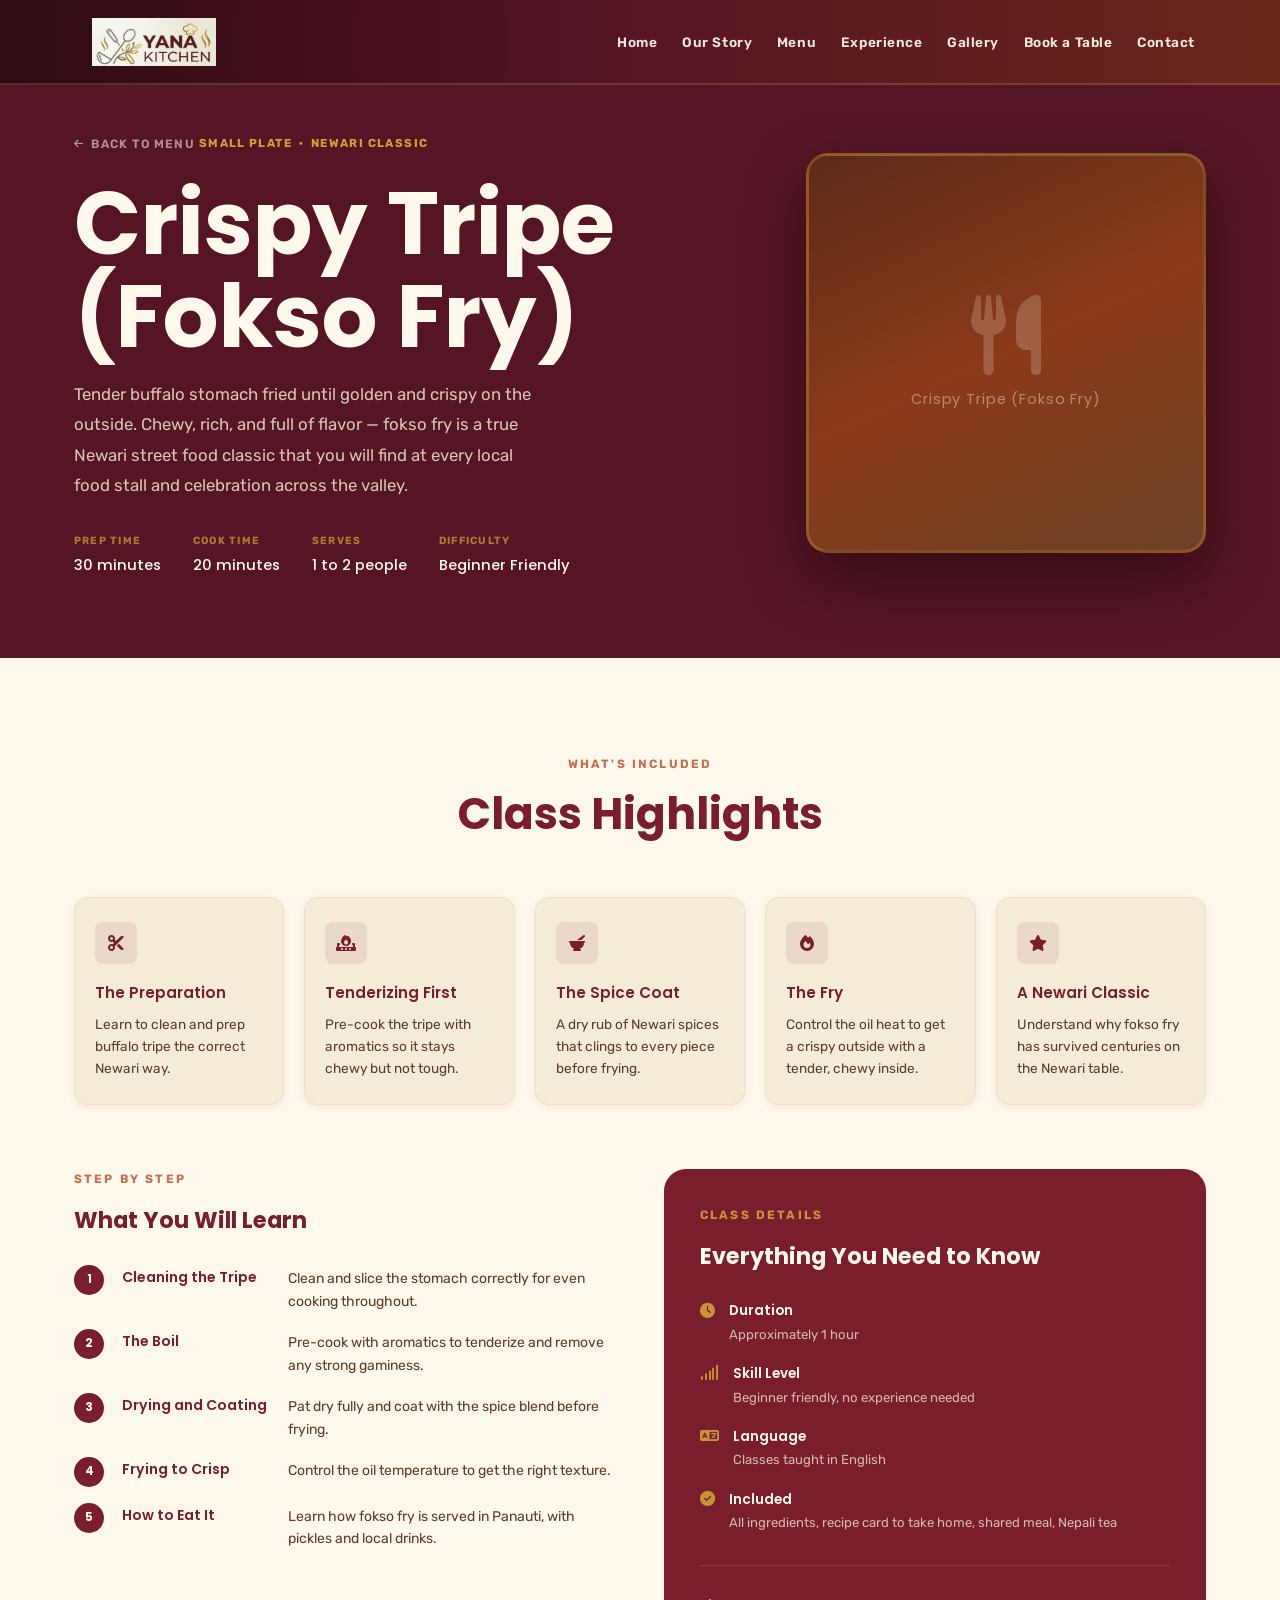
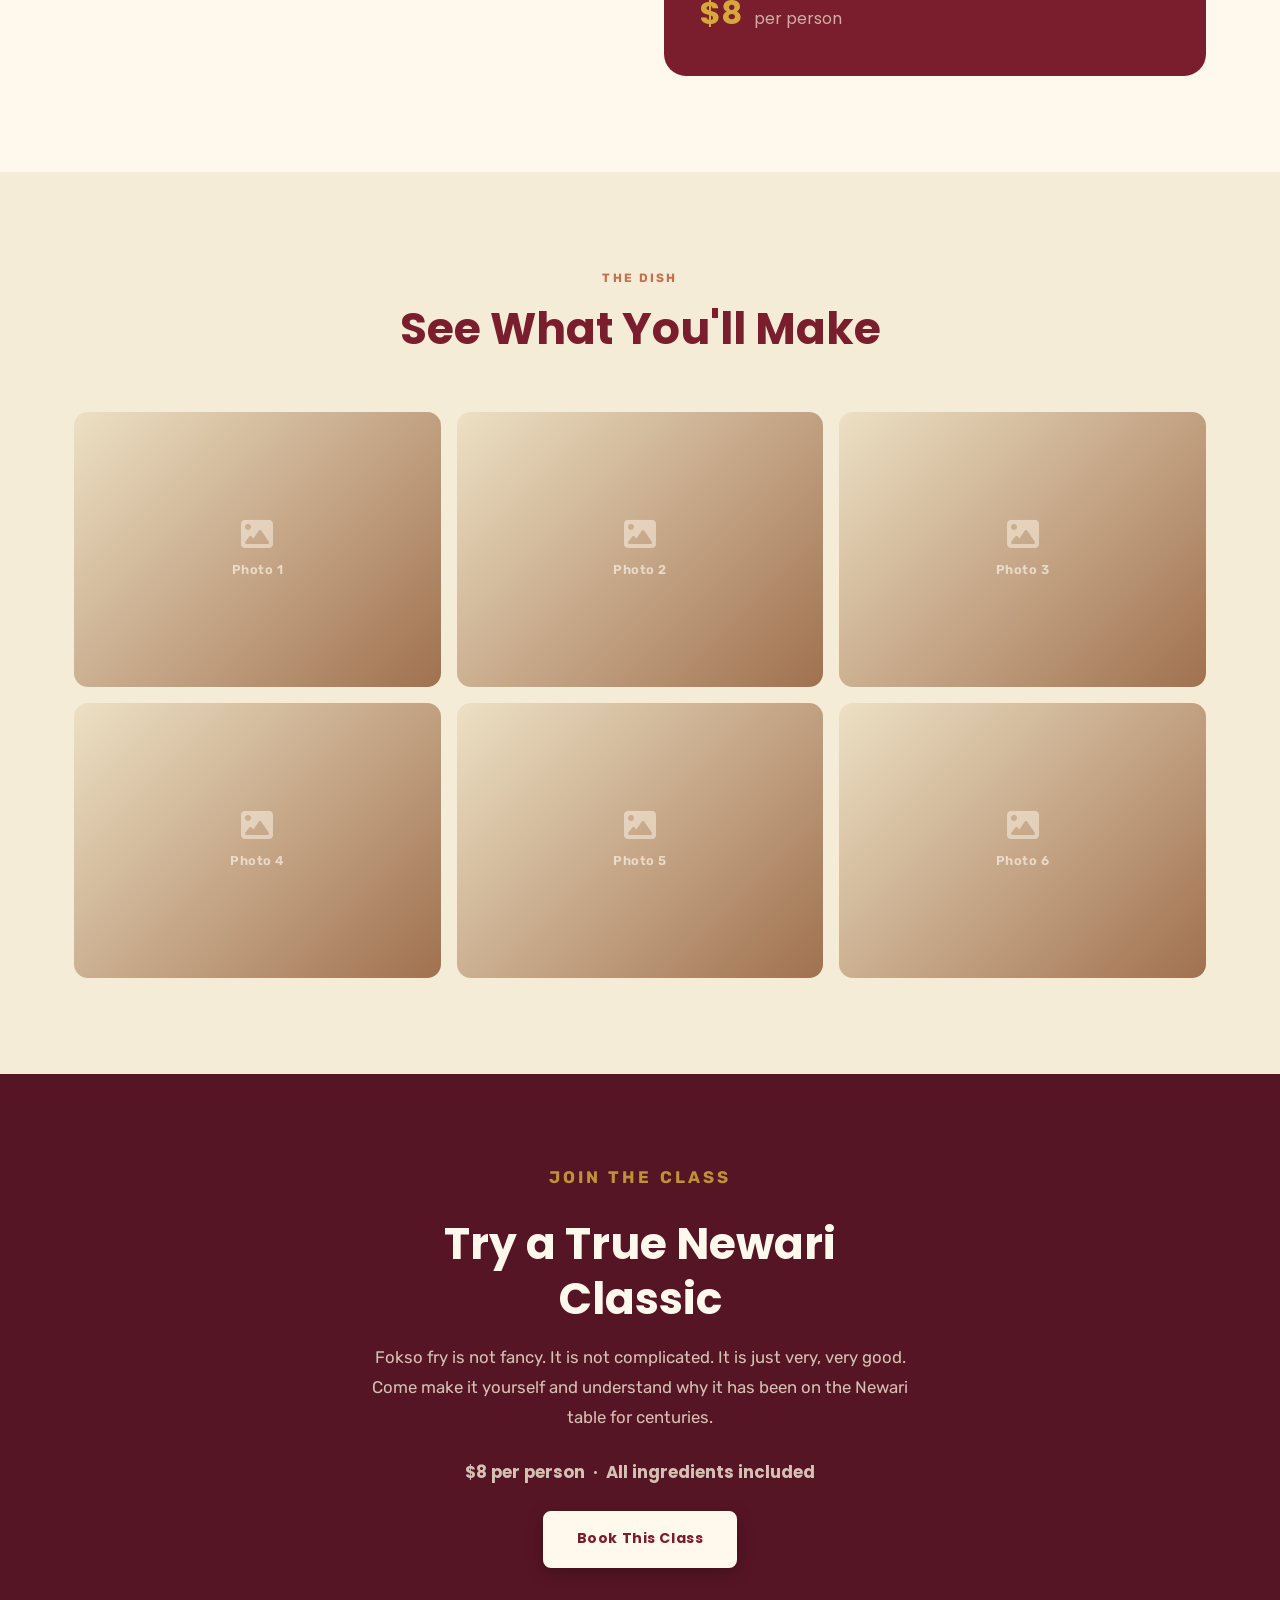
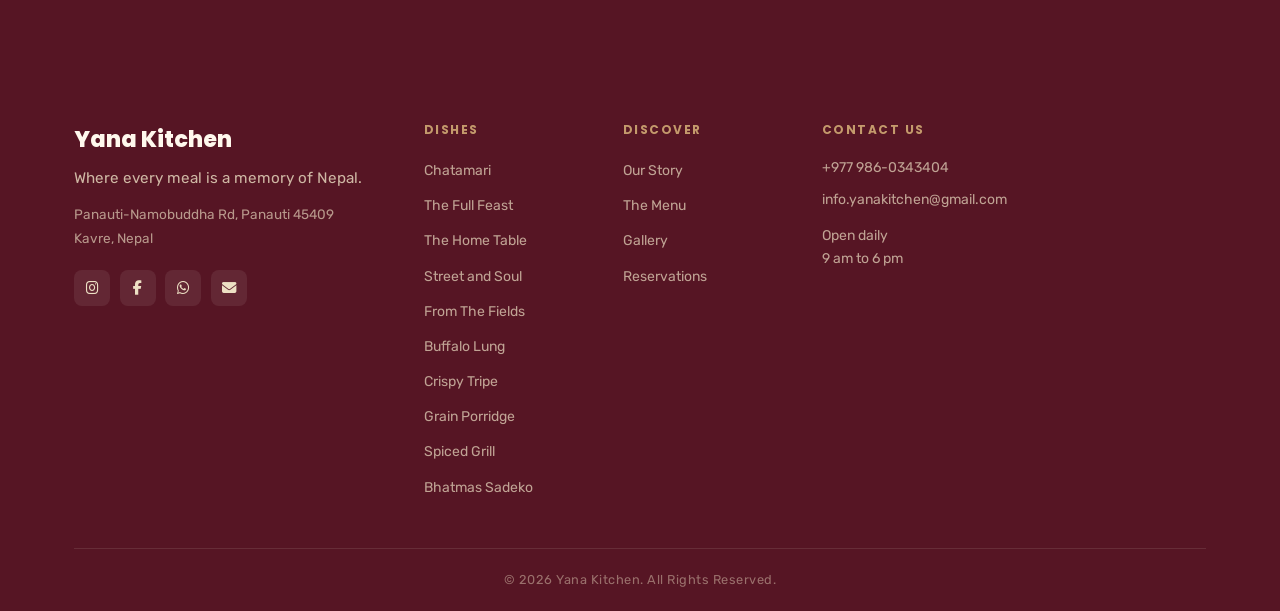
<file: crispy-tripe.html>
<!DOCTYPE html>
<html lang="en">
<head>
  <meta charset="UTF-8" />
  <meta name="viewport" content="width=device-width, initial-scale=1.0" />
  <meta name="description" content="Learn to cook Crispy Tripe (Fokso Fry) at Yana Kitchen in Panauti, Nepal. A hands-on Newari cooking class experience." />
  <title>Crispy Tripe (Fokso Fry) | Yana Kitchen</title>

  <link rel="icon" type="image/x-icon" href="/yana_favicon_final/favicon.ico" />
  <link rel="icon" type="image/png" sizes="32x32" href="/yana_favicon_final/favicon-32x32.png" />
  <link rel="icon" type="image/png" sizes="16x16" href="/yana_favicon_final/favicon-16x16.png" />
  <link rel="apple-touch-icon" sizes="180x180" href="/yana_favicon_final/apple-touch-icon.png" />
  <link rel="preconnect" href="https://fonts.googleapis.com" />
  <link rel="preconnect" href="https://fonts.gstatic.com" crossorigin />
  <link href="https://fonts.googleapis.com/css2?family=Poppins:wght@400;500;600;700;800&family=Rubik:wght@300;400;500;600&display=swap" rel="stylesheet" />
  <link rel="stylesheet" href="https://cdnjs.cloudflare.com/ajax/libs/font-awesome/6.4.0/css/all.min.css" crossorigin="anonymous" />
  <link rel="stylesheet" href="style.css" />

  <style>
    /* ── Dish Hero ───────────────────────────────── */
    .dish-hero { background: var(--maroon-dark); padding: 8rem 0 5rem; }
    .dish-hero-inner {
      max-width: 1180px; margin: 0 auto; padding: 0 1.5rem;
      display: grid; grid-template-columns: 1fr 400px;
      gap: 4rem; align-items: center;
    }
    .dish-back-link {
      display: inline-flex; align-items: center; gap: .45rem;
      font-size: .75rem; font-weight: 600; letter-spacing: .1em;
      text-transform: uppercase; color: rgba(255,248,237,.55);
      margin-bottom: 1.5rem; transition: color .25s ease;
    }
    .dish-back-link:hover { color: var(--cream); }
    .dish-back-link i { font-size: .65rem; }
    .dish-category-tag {
      display: inline-block; font-size: .72rem; font-weight: 700;
      letter-spacing: .12em; text-transform: uppercase;
      color: rgba(220,175,60,.9); margin-bottom: .65rem;
    }
    .dish-hero-title {
      font-family: var(--font-heading); font-weight: 700;
      font-size: clamp(3rem, 7vw, 5.5rem);
      color: var(--cream); line-height: 1.05; margin-bottom: 1rem;
    }
    .dish-hero-desc {
      font-size: 1.05rem; color: rgba(245,236,215,.82);
      max-width: 460px; line-height: 1.8; margin-bottom: 2rem;
    }
    .dish-meta-row { display: flex; flex-wrap: wrap; gap: 2rem; }
    .dish-meta-item { display: flex; flex-direction: column; gap: .2rem; }
    .dish-meta-item .meta-label {
      font-size: .65rem; font-weight: 700; letter-spacing: .12em;
      text-transform: uppercase; color: rgba(220,175,60,.65);
    }
    .dish-meta-item .meta-value {
      font-size: .92rem; color: var(--cream); font-weight: 500;
      font-family: var(--font-heading);
    }
    .dish-hero-img {
      width: 100%; aspect-ratio: 1/1;
      background: linear-gradient(155deg, #5C2A18 0%, #8B3A1A 50%, #6B4226 100%);
      border-radius: var(--radius-lg); border: 3px solid rgba(220,175,60,.25);
      box-shadow: 0 24px 60px rgba(0,0,0,.4);
      display: flex; flex-direction: column;
      align-items: center; justify-content: center; gap: .75rem;
    }
    .dish-hero-img i { font-size: 5rem; color: var(--cream); opacity: .2; }
    .dish-hero-img p { font-family: var(--font-heading); color: var(--cream); opacity: .4; font-size: .9rem; letter-spacing: .06em; }

    /* ── Class Details Section ───────────────────── */
    .class-details-section { background: var(--cream); }
    .class-highlights-grid {
      display: grid; grid-template-columns: repeat(auto-fill, minmax(210px, 1fr));
      gap: 1.25rem; margin-top: 2.5rem; margin-bottom: 4rem;
    }
    .class-highlight {
      background: var(--beige); border: 1px solid var(--beige-mid);
      border-radius: var(--radius-md); padding: 1.5rem 1.25rem; box-shadow: var(--shadow-sm);
    }
    .class-hl-icon {
      width: 42px; height: 42px; background: rgba(122,30,46,.09);
      border-radius: var(--radius-sm); display: flex; align-items: center;
      justify-content: center; font-size: 1rem; color: var(--maroon); margin-bottom: 1rem;
    }
    .class-highlight h4 { font-family: var(--font-heading); font-size: .95rem; font-weight: 600; color: var(--maroon); margin-bottom: .4rem; }
    .class-highlight p  { font-size: .85rem; color: var(--text-mid); line-height: 1.65; margin: 0; }
    .class-bottom-grid  { display: grid; grid-template-columns: 1fr 1fr; gap: 3rem; align-items: start; }
    .class-subheading   { font-family: var(--font-heading); font-size: 1.4rem; font-weight: 700; color: var(--maroon); margin-bottom: 1.5rem; }
    .class-learn-table  { display: flex; flex-direction: column; gap: .9rem; margin-top: 1.25rem; }
    .clt-row { display: grid; grid-template-columns: 32px 150px 1fr; gap: .6rem 1rem; align-items: start; }
    .clt-num {
      width: 30px; height: 30px; background: var(--maroon); border-radius: 50%;
      display: flex; align-items: center; justify-content: center;
      font-family: var(--font-heading); font-size: .72rem; font-weight: 700;
      color: var(--cream); flex-shrink: 0; margin-top: .1rem;
    }
    .clt-title { font-family: var(--font-heading); font-size: .88rem; font-weight: 600; color: var(--maroon); padding-top: .3rem; line-height: 1.4; }
    .clt-desc  { font-size: .875rem; color: var(--text-mid); line-height: 1.6; padding-top: .3rem; }
    .class-info-box { background: var(--maroon); border-radius: var(--radius-lg); padding: 2.25rem; }
    .class-info-list { list-style: none; display: flex; flex-direction: column; gap: 1.1rem; margin-bottom: 2rem; }
    .class-info-list li { display: flex; align-items: flex-start; gap: .9rem; }
    .class-info-list li i      { font-size: .95rem; color: rgba(220,175,60,.8); margin-top: .2rem; flex-shrink: 0; }
    .class-info-list li div    { display: flex; flex-direction: column; gap: .15rem; }
    .class-info-list li strong { font-family: var(--font-heading); font-size: .85rem; font-weight: 600; color: var(--cream); }
    .class-info-list li span   { font-size: .82rem; color: rgba(245,236,215,.75); line-height: 1.5; }
    .class-price-tag { font-family: var(--font-heading); font-size: 2rem; font-weight: 700; color: rgba(220,175,60,.95); border-top: 1px solid rgba(255,255,255,.12); padding-top: 1.25rem; }
    .class-price-tag span { font-size: 1rem; font-weight: 400; color: rgba(245,236,215,.7); margin-left: .3rem; }

    /* ── Photo Gallery ───────────────────────────── */
    .dish-gallery-section { background: var(--beige); }
    .dish-photo-grid { display: grid; grid-template-columns: repeat(3, 1fr); gap: 1rem; margin-top: 2.5rem; }
    .dish-photo-item { aspect-ratio: 4/3; border-radius: var(--radius-md); overflow: hidden; cursor: pointer; transition: transform .3s ease, box-shadow .3s ease; }
    .dish-photo-item:hover { transform: scale(1.02); box-shadow: var(--shadow-md); }
    .dish-photo-placeholder { width: 100%; height: 100%; background: linear-gradient(135deg, var(--beige-mid) 0%, var(--wood) 100%); display: flex; flex-direction: column; align-items: center; justify-content: center; gap: .6rem; color: var(--cream); }
    .dish-photo-placeholder i    { font-size: 2rem; opacity: .5; }
    .dish-photo-placeholder span { font-size: .8rem; font-weight: 600; opacity: .65; letter-spacing: .04em; }
    .dish-photo-item img { width: 100%; height: 100%; object-fit: cover; }

    /* ── CTA ─────────────────────────────────────── */
    .dish-cta { background: var(--maroon-dark); padding: 5.5rem 0; text-align: center; }
    .dish-cta-inner { max-width: 600px; margin: 0 auto; padding: 0 1.5rem; }
    .dish-cta .section-eyebrow { color: rgba(220,175,60,.8); }
    .dish-cta .section-heading { color: var(--cream); }
    .dish-cta p { color: rgba(245,236,215,.8); font-size: 1.05rem; line-height: 1.8; margin-bottom: 1.5rem; }
    .dish-cta-price { display: inline-block; font-family: var(--font-heading); font-size: 1.1rem; font-weight: 700; color: rgba(220,175,60,.95); margin-bottom: 2rem; }

    /* ── Responsive ──────────────────────────────── */
    @media (max-width: 900px) {
      .dish-hero-inner   { grid-template-columns: 1fr; }
      .dish-hero-img     { display: none; }
      .dish-photo-grid   { grid-template-columns: repeat(2, 1fr); }
      .class-bottom-grid { grid-template-columns: 1fr; gap: 2rem; }
    }
    @media (max-width: 480px) {
      .dish-hero { padding: 7rem 0 3.5rem; }
      .dish-meta-row { gap: 1.25rem; }
    }
  </style>
</head>
<body>

  <!-- NAV -->
  <header id="header">
    <div class="header-inner">
      <a href="index.html" class="logo" aria-label="Yana Kitchen Home">
        <img src="/yanalog.png" alt="Yana Kitchen" class="logo-img" />
      </a>
      <nav>
        <ul class="nav-links" id="nav-links">
          <li><a href="index.html"            class="nav-link">Home</a></li>
          <li><a href="index.html#story"      class="nav-link">Our Story</a></li>
          <li><a href="index.html#menu"       class="nav-link">Menu</a></li>
          <li><a href="index.html#experience" class="nav-link">Experience</a></li>
          <li><a href="index.html#gallery"    class="nav-link">Gallery</a></li>
          <li><a href="index.html#booking"    class="nav-link">Book a Table</a></li>
          <li><a href="index.html#contact"    class="nav-link">Contact</a></li>
        </ul>
        <button class="hamburger" id="hamburger" aria-label="Toggle navigation" aria-expanded="false">
          <span></span><span></span><span></span>
        </button>
      </nav>
    </div>
  </header>

  <!-- HERO -->
  <section class="dish-hero">
    <div class="dish-hero-inner">
      <div>
        <a href="index.html#menu" class="dish-back-link">
          <i class="fa-solid fa-arrow-left"></i> Back to Menu
        </a>
        <p class="dish-category-tag">Small Plate &nbsp;·&nbsp; Newari Classic</p>
        <h1 class="dish-hero-title">Crispy Tripe (Fokso Fry)</h1>
        <p class="dish-hero-desc">Tender buffalo stomach fried until golden and crispy on the outside. Chewy, rich, and full of flavor — fokso fry is a true Newari street food classic that you will find at every local food stall and celebration across the valley.</p>
        <div class="dish-meta-row">
          <div class="dish-meta-item">
            <span class="meta-label">Prep Time</span>
            <span class="meta-value">30 minutes</span>
          </div>
          <div class="dish-meta-item">
            <span class="meta-label">Cook Time</span>
            <span class="meta-value">20 minutes</span>
          </div>
          <div class="dish-meta-item">
            <span class="meta-label">Serves</span>
            <span class="meta-value">1 to 2 people</span>
          </div>
          <div class="dish-meta-item">
            <span class="meta-label">Difficulty</span>
            <span class="meta-value">Beginner Friendly</span>
          </div>
        </div>
      </div>
      <div class="dish-hero-img">
        <i class="fa-solid fa-utensils"></i>
        <p>Crispy Tripe (Fokso Fry)</p>
      </div>
    </div>
  </section>

  <!-- CLASS DETAILS -->
  <section class="class-details-section section-padding">
    <div class="container">

      <div class="section-header reveal">
        <p class="section-eyebrow">What's Included</p>
        <h2 class="section-heading">Class Highlights</h2>
      </div>

      <div class="class-highlights-grid">
        <div class="class-highlight reveal">
          <div class="class-hl-icon"><i class="fa-solid fa-scissors"></i></div>
          <h4>The Preparation</h4>
          <p>Learn to clean and prep buffalo tripe the correct Newari way.</p>
        </div>
        <div class="class-highlight reveal">
          <div class="class-hl-icon"><i class="fa-solid fa-fire-burner"></i></div>
          <h4>Tenderizing First</h4>
          <p>Pre-cook the tripe with aromatics so it stays chewy but not tough.</p>
        </div>
        <div class="class-highlight reveal">
          <div class="class-hl-icon"><i class="fa-solid fa-mortar-pestle"></i></div>
          <h4>The Spice Coat</h4>
          <p>A dry rub of Newari spices that clings to every piece before frying.</p>
        </div>
        <div class="class-highlight reveal">
          <div class="class-hl-icon"><i class="fa-solid fa-fire"></i></div>
          <h4>The Fry</h4>
          <p>Control the oil heat to get a crispy outside with a tender, chewy inside.</p>
        </div>
        <div class="class-highlight reveal">
          <div class="class-hl-icon"><i class="fa-solid fa-star"></i></div>
          <h4>A Newari Classic</h4>
          <p>Understand why fokso fry has survived centuries on the Newari table.</p>
        </div>
      </div>

      <div class="class-bottom-grid">

        <div class="class-learn-wrap reveal">
          <p class="section-eyebrow">Step by Step</p>
          <h3 class="class-subheading">What You Will Learn</h3>
          <div class="class-learn-table">
            <div class="clt-row">
              <span class="clt-num">1</span>
              <strong class="clt-title">Cleaning the Tripe</strong>
              <span class="clt-desc">Clean and slice the stomach correctly for even cooking throughout.</span>
            </div>
            <div class="clt-row">
              <span class="clt-num">2</span>
              <strong class="clt-title">The Boil</strong>
              <span class="clt-desc">Pre-cook with aromatics to tenderize and remove any strong gaminess.</span>
            </div>
            <div class="clt-row">
              <span class="clt-num">3</span>
              <strong class="clt-title">Drying and Coating</strong>
              <span class="clt-desc">Pat dry fully and coat with the spice blend before frying.</span>
            </div>
            <div class="clt-row">
              <span class="clt-num">4</span>
              <strong class="clt-title">Frying to Crisp</strong>
              <span class="clt-desc">Control the oil temperature to get the right texture.</span>
            </div>
            <div class="clt-row">
              <span class="clt-num">5</span>
              <strong class="clt-title">How to Eat It</strong>
              <span class="clt-desc">Learn how fokso fry is served in Panauti, with pickles and local drinks.</span>
            </div>
          </div>
        </div>

        <div class="class-info-box reveal">
          <p class="section-eyebrow" style="color:rgba(220,175,60,.8);">Class Details</p>
          <h3 class="class-subheading" style="color:var(--cream);">Everything You Need to Know</h3>
          <ul class="class-info-list">
            <li><i class="fa-solid fa-clock"></i><div><strong>Duration</strong><span>Approximately 1 hour</span></div></li>
            <li><i class="fa-solid fa-signal"></i><div><strong>Skill Level</strong><span>Beginner friendly, no experience needed</span></div></li>
            <li><i class="fa-solid fa-language"></i><div><strong>Language</strong><span>Classes taught in English</span></div></li>
            <li><i class="fa-solid fa-circle-check"></i><div><strong>Included</strong><span>All ingredients, recipe card to take home, shared meal, Nepali tea</span></div></li>
          </ul>
          <div class="class-price-tag">$8 <span>per person</span></div>
        </div>

      </div>
    </div>
  </section>

  <!-- PHOTO GALLERY -->
  <section class="section-padding dish-gallery-section">
    <div class="container">
      <div class="section-header reveal">
        <p class="section-eyebrow">The Dish</p>
        <h2 class="section-heading">See What You'll Make</h2>
      </div>
      <div class="dish-photo-grid">
        <div class="dish-photo-item reveal"><div class="dish-photo-placeholder"><i class="fa-solid fa-image"></i><span>Photo 1</span></div></div>
        <div class="dish-photo-item reveal"><div class="dish-photo-placeholder"><i class="fa-solid fa-image"></i><span>Photo 2</span></div></div>
        <div class="dish-photo-item reveal"><div class="dish-photo-placeholder"><i class="fa-solid fa-image"></i><span>Photo 3</span></div></div>
        <div class="dish-photo-item reveal"><div class="dish-photo-placeholder"><i class="fa-solid fa-image"></i><span>Photo 4</span></div></div>
        <div class="dish-photo-item reveal"><div class="dish-photo-placeholder"><i class="fa-solid fa-image"></i><span>Photo 5</span></div></div>
        <div class="dish-photo-item reveal"><div class="dish-photo-placeholder"><i class="fa-solid fa-image"></i><span>Photo 6</span></div></div>
      </div>
    </div>
  </section>

  <!-- CTA -->
  <section class="dish-cta">
    <div class="dish-cta-inner">
      <p class="section-eyebrow">Join the Class</p>
      <h2 class="section-heading">Try a True Newari Classic</h2>
      <p>Fokso fry is not fancy. It is not complicated. It is just very, very good. Come make it yourself and understand why it has been on the Newari table for centuries.</p>
      <p class="dish-cta-price">$8 per person &nbsp;·&nbsp; All ingredients included</p><br />
      <a href="index.html#booking" class="btn-hero-primary">Book This Class</a>
    </div>
  </section>

  <!-- FOOTER -->
  <footer class="footer">
    <div class="footer-inner container">
      <div class="footer-top">
        <div class="footer-brand">
          <div class="footer-logo-row">
            <span class="logo-symbol footer-logo-sym">&#x2638;</span>
            <span class="footer-brand-name">Yana Kitchen</span>
          </div>
          <p class="footer-tagline">Where every meal is a memory of Nepal.</p>
          <p class="footer-address">Panauti-Namobuddha Rd, Panauti 45409<br />Kavre, Nepal</p>
          <div class="footer-socials">
            <a href="https://www.instagram.com/yana.kitchen.np?igsh=MXZxbHlpbHNsZnFzdw==" target="_blank" rel="noopener noreferrer" aria-label="Instagram"><i class="fa-brands fa-instagram"></i></a>
            <a href="https://facebook.com" target="_blank" rel="noopener noreferrer" aria-label="Facebook"><i class="fa-brands fa-facebook-f"></i></a>
            <a href="https://wa.me/9779860343404" target="_blank" rel="noopener noreferrer" aria-label="WhatsApp"><i class="fa-brands fa-whatsapp"></i></a>
            <a href="mailto:info.yanakitchen@gmail.com" aria-label="Email"><i class="fa-solid fa-envelope"></i></a>
          </div>
        </div>
        <div class="footer-col">
          <h4>Dishes</h4>
          <ul>
            <li><a href="chatamari.html">Chatamari</a></li>
            <li><a href="the-full-feast.html">The Full Feast</a></li>
            <li><a href="the-home-table.html">The Home Table</a></li>
            <li><a href="street-and-soul.html">Street and Soul</a></li>
            <li><a href="from-the-fields.html">From The Fields</a></li>
            <li><a href="buffalo-lung.html">Buffalo Lung</a></li>
            <li><a href="crispy-tripe.html">Crispy Tripe</a></li>
            <li><a href="grain-porridge.html">Grain Porridge</a></li>
            <li><a href="spiced-grill.html">Spiced Grill</a></li>
            <li><a href="spiced-soybeans.html">Bhatmas Sadeko</a></li>
          </ul>
        </div>
        <div class="footer-col">
          <h4>Discover</h4>
          <ul>
            <li><a href="index.html#story">Our Story</a></li>
            <li><a href="index.html#menu">The Menu</a></li>
            <li><a href="index.html#gallery">Gallery</a></li>
            <li><a href="index.html#booking">Reservations</a></li>
          </ul>
        </div>
        <div class="footer-col">
          <h4>Contact Us</h4>
          <p>+977 986-0343404</p>
          <p style="margin-top:.5rem;">info.yanakitchen@gmail.com</p>
          <p style="margin-top:.75rem;">Open daily<br />9 am to 6 pm</p>
        </div>
      </div>
      <div class="footer-divider" aria-hidden="true"></div>
      <div class="footer-bottom">
        <p>&copy; 2026 Yana Kitchen. All Rights Reserved.</p>
      </div>
    </div>
  </footer>

  <script>
    const header    = document.getElementById('header');
    const hamburger = document.getElementById('hamburger');
    const navLinks  = document.getElementById('nav-links');
    window.addEventListener('scroll', () => { header.classList.toggle('scrolled', window.scrollY > 50); });
    hamburger.addEventListener('click', () => {
      const open = navLinks.classList.toggle('open');
      hamburger.classList.toggle('open', open);
      hamburger.setAttribute('aria-expanded', open);
    });
    const reveals = document.querySelectorAll('.reveal');
    const ro = new IntersectionObserver(entries => {
      entries.forEach((entry, i) => {
        if (entry.isIntersecting) {
          setTimeout(() => entry.target.classList.add('visible'), i * 80);
          ro.unobserve(entry.target);
        }
      });
    }, { threshold: 0.1 });
    reveals.forEach(el => ro.observe(el));
  </script>
</body>
</html>
</file>
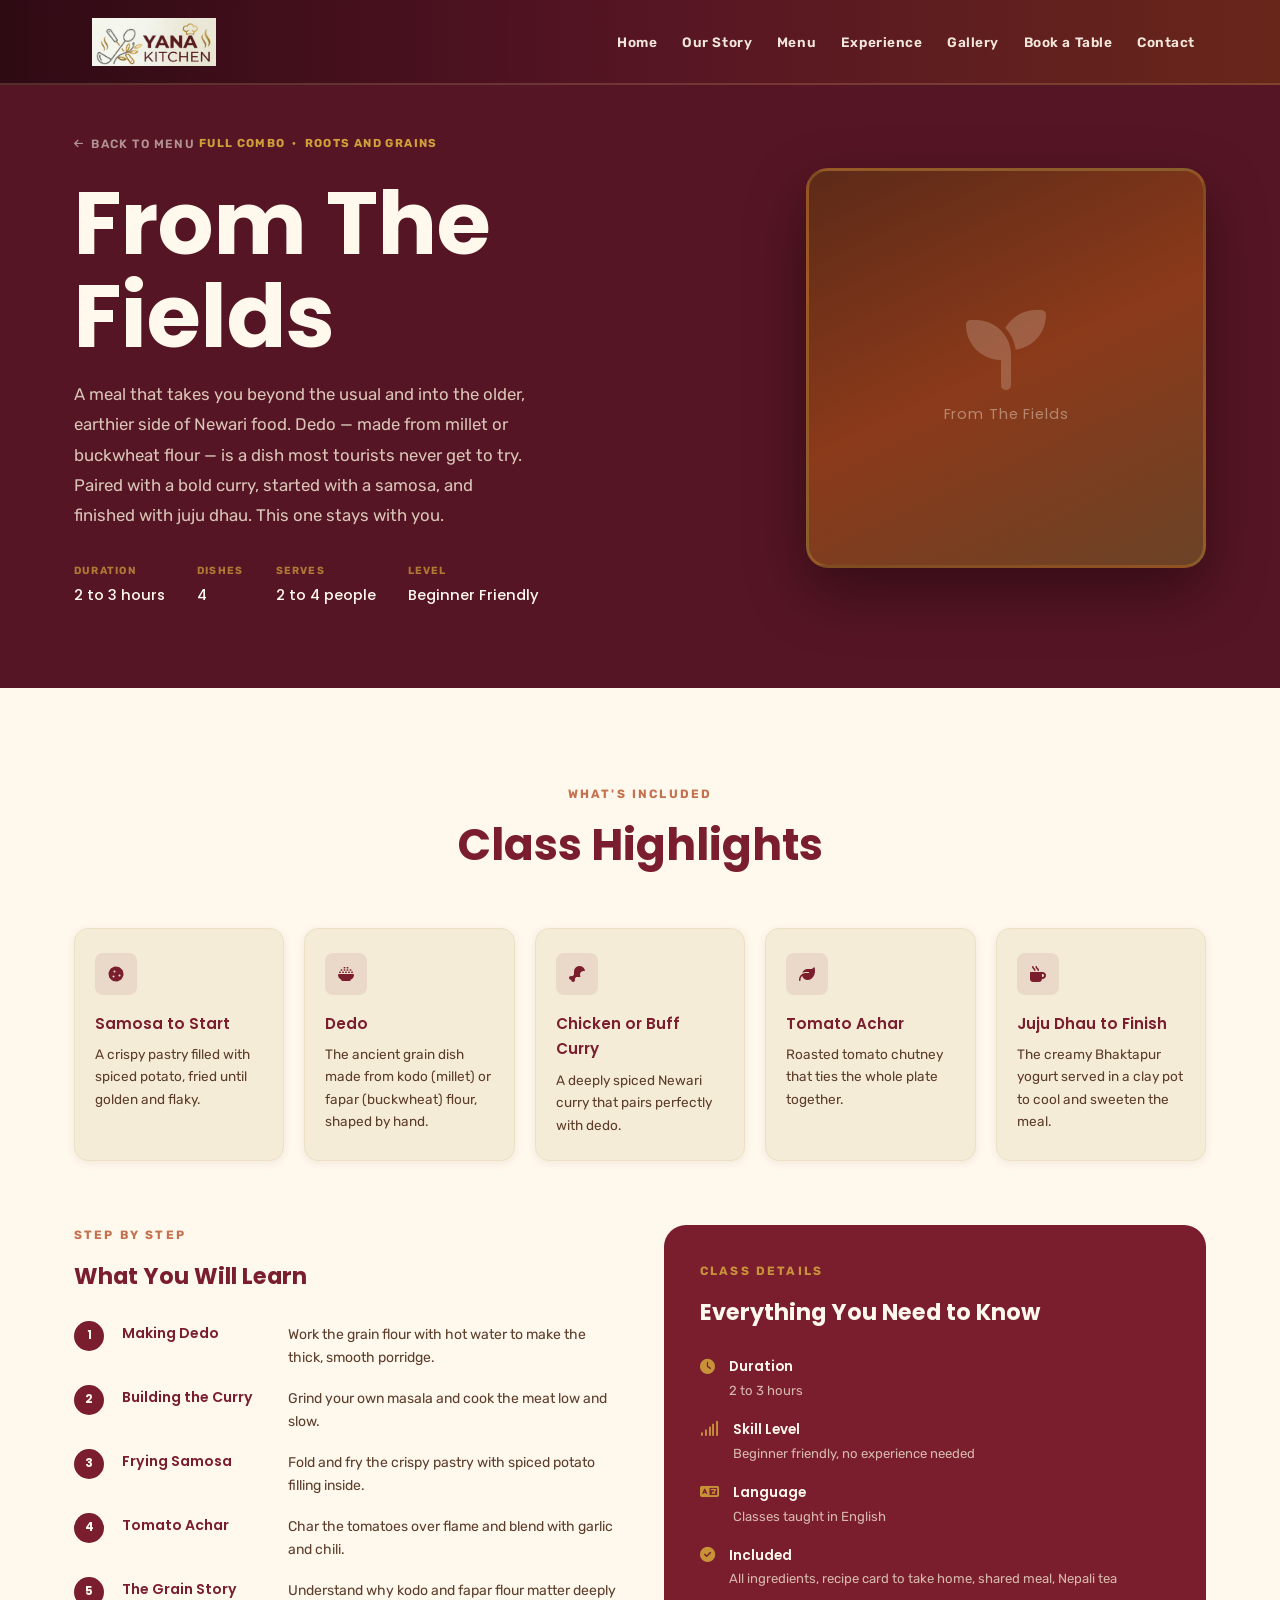
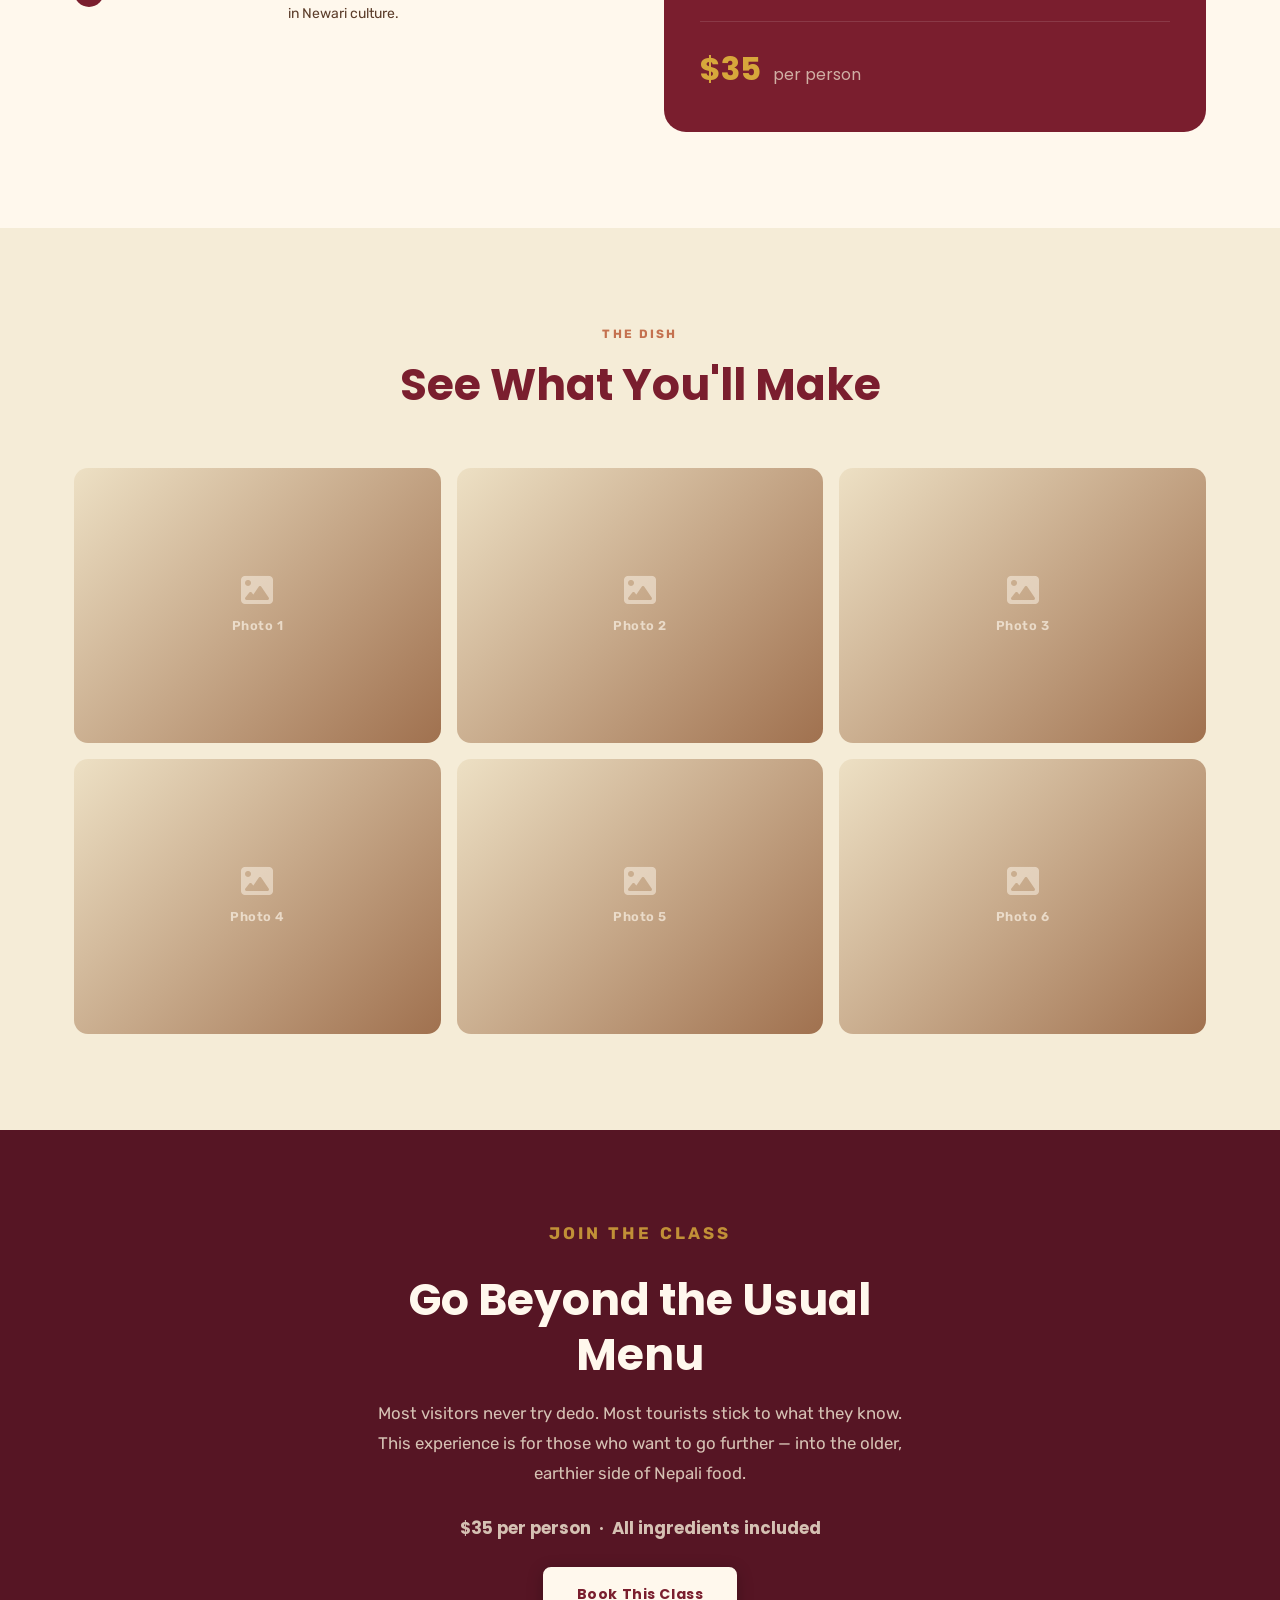
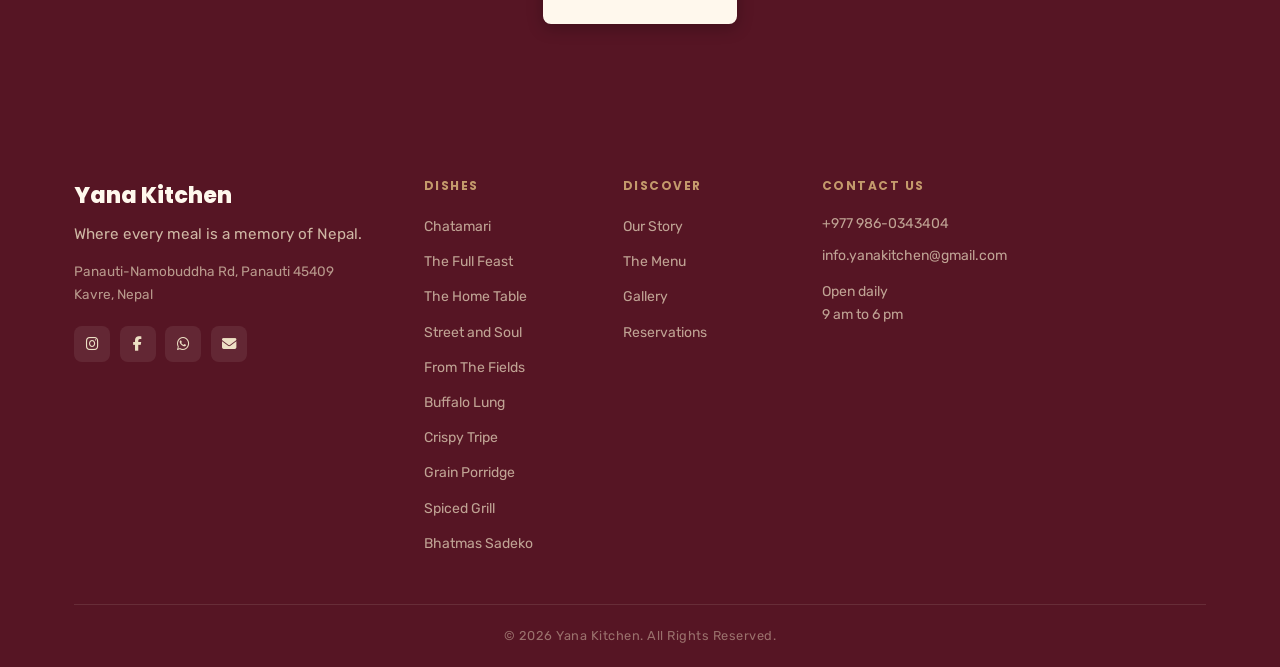
<file: from-the-fields.html>
<!DOCTYPE html>
<html lang="en">
<head>
  <meta charset="UTF-8" />
  <meta name="viewport" content="width=device-width, initial-scale=1.0" />
  <meta name="description" content="Learn to cook From The Fields at Yana Kitchen in Panauti, Nepal. A hands-on Newari cooking class experience." />
  <title>From The Fields | Yana Kitchen</title>

  <link rel="icon" type="image/x-icon" href="/yana_favicon_final/favicon.ico" />
  <link rel="icon" type="image/png" sizes="32x32" href="/yana_favicon_final/favicon-32x32.png" />
  <link rel="icon" type="image/png" sizes="16x16" href="/yana_favicon_final/favicon-16x16.png" />
  <link rel="apple-touch-icon" sizes="180x180" href="/yana_favicon_final/apple-touch-icon.png" />
  <link rel="preconnect" href="https://fonts.googleapis.com" />
  <link rel="preconnect" href="https://fonts.gstatic.com" crossorigin />
  <link href="https://fonts.googleapis.com/css2?family=Poppins:wght@400;500;600;700;800&family=Rubik:wght@300;400;500;600&display=swap" rel="stylesheet" />
  <link rel="stylesheet" href="https://cdnjs.cloudflare.com/ajax/libs/font-awesome/6.4.0/css/all.min.css" crossorigin="anonymous" />
  <link rel="stylesheet" href="style.css" />

  <style>
    /* ── Dish Hero ───────────────────────────────── */
    .dish-hero { background: var(--maroon-dark); padding: 8rem 0 5rem; }
    .dish-hero-inner {
      max-width: 1180px; margin: 0 auto; padding: 0 1.5rem;
      display: grid; grid-template-columns: 1fr 400px;
      gap: 4rem; align-items: center;
    }
    .dish-back-link {
      display: inline-flex; align-items: center; gap: .45rem;
      font-size: .75rem; font-weight: 600; letter-spacing: .1em;
      text-transform: uppercase; color: rgba(255,248,237,.55);
      margin-bottom: 1.5rem; transition: color .25s ease;
    }
    .dish-back-link:hover { color: var(--cream); }
    .dish-back-link i { font-size: .65rem; }
    .dish-category-tag {
      display: inline-block; font-size: .72rem; font-weight: 700;
      letter-spacing: .12em; text-transform: uppercase;
      color: rgba(220,175,60,.9); margin-bottom: .65rem;
    }
    .dish-hero-title {
      font-family: var(--font-heading); font-weight: 700;
      font-size: clamp(3rem, 7vw, 5.5rem);
      color: var(--cream); line-height: 1.05; margin-bottom: 1rem;
    }
    .dish-hero-desc {
      font-size: 1.05rem; color: rgba(245,236,215,.82);
      max-width: 460px; line-height: 1.8; margin-bottom: 2rem;
    }
    .dish-meta-row { display: flex; flex-wrap: wrap; gap: 2rem; }
    .dish-meta-item { display: flex; flex-direction: column; gap: .2rem; }
    .dish-meta-item .meta-label {
      font-size: .65rem; font-weight: 700; letter-spacing: .12em;
      text-transform: uppercase; color: rgba(220,175,60,.65);
    }
    .dish-meta-item .meta-value {
      font-size: .92rem; color: var(--cream); font-weight: 500;
      font-family: var(--font-heading);
    }
    .dish-hero-img {
      width: 100%; aspect-ratio: 1/1;
      background: linear-gradient(155deg, #5C2A18 0%, #8B3A1A 50%, #6B4226 100%);
      border-radius: var(--radius-lg); border: 3px solid rgba(220,175,60,.25);
      box-shadow: 0 24px 60px rgba(0,0,0,.4);
      display: flex; flex-direction: column;
      align-items: center; justify-content: center; gap: .75rem;
    }
    .dish-hero-img i { font-size: 5rem; color: var(--cream); opacity: .2; }
    .dish-hero-img p { font-family: var(--font-heading); color: var(--cream); opacity: .4; font-size: .9rem; letter-spacing: .06em; }

    /* ── Class Details Section ───────────────────── */
    .class-details-section { background: var(--cream); }
    .class-highlights-grid {
      display: grid; grid-template-columns: repeat(auto-fill, minmax(210px, 1fr));
      gap: 1.25rem; margin-top: 2.5rem; margin-bottom: 4rem;
    }
    .class-highlight {
      background: var(--beige); border: 1px solid var(--beige-mid);
      border-radius: var(--radius-md); padding: 1.5rem 1.25rem; box-shadow: var(--shadow-sm);
    }
    .class-hl-icon {
      width: 42px; height: 42px; background: rgba(122,30,46,.09);
      border-radius: var(--radius-sm); display: flex; align-items: center;
      justify-content: center; font-size: 1rem; color: var(--maroon); margin-bottom: 1rem;
    }
    .class-highlight h4 { font-family: var(--font-heading); font-size: .95rem; font-weight: 600; color: var(--maroon); margin-bottom: .4rem; }
    .class-highlight p  { font-size: .85rem; color: var(--text-mid); line-height: 1.65; margin: 0; }
    .class-bottom-grid  { display: grid; grid-template-columns: 1fr 1fr; gap: 3rem; align-items: start; }
    .class-subheading   { font-family: var(--font-heading); font-size: 1.4rem; font-weight: 700; color: var(--maroon); margin-bottom: 1.5rem; }
    .class-learn-table  { display: flex; flex-direction: column; gap: .9rem; margin-top: 1.25rem; }
    .clt-row { display: grid; grid-template-columns: 32px 150px 1fr; gap: .6rem 1rem; align-items: start; }
    .clt-num {
      width: 30px; height: 30px; background: var(--maroon); border-radius: 50%;
      display: flex; align-items: center; justify-content: center;
      font-family: var(--font-heading); font-size: .72rem; font-weight: 700;
      color: var(--cream); flex-shrink: 0; margin-top: .1rem;
    }
    .clt-title { font-family: var(--font-heading); font-size: .88rem; font-weight: 600; color: var(--maroon); padding-top: .3rem; line-height: 1.4; }
    .clt-desc  { font-size: .875rem; color: var(--text-mid); line-height: 1.6; padding-top: .3rem; }
    .class-info-box { background: var(--maroon); border-radius: var(--radius-lg); padding: 2.25rem; }
    .class-info-list { list-style: none; display: flex; flex-direction: column; gap: 1.1rem; margin-bottom: 2rem; }
    .class-info-list li { display: flex; align-items: flex-start; gap: .9rem; }
    .class-info-list li i      { font-size: .95rem; color: rgba(220,175,60,.8); margin-top: .2rem; flex-shrink: 0; }
    .class-info-list li div    { display: flex; flex-direction: column; gap: .15rem; }
    .class-info-list li strong { font-family: var(--font-heading); font-size: .85rem; font-weight: 600; color: var(--cream); }
    .class-info-list li span   { font-size: .82rem; color: rgba(245,236,215,.75); line-height: 1.5; }
    .class-price-tag { font-family: var(--font-heading); font-size: 2rem; font-weight: 700; color: rgba(220,175,60,.95); border-top: 1px solid rgba(255,255,255,.12); padding-top: 1.25rem; }
    .class-price-tag span { font-size: 1rem; font-weight: 400; color: rgba(245,236,215,.7); margin-left: .3rem; }

    /* ── Photo Gallery ───────────────────────────── */
    .dish-gallery-section { background: var(--beige); }
    .dish-photo-grid { display: grid; grid-template-columns: repeat(3, 1fr); gap: 1rem; margin-top: 2.5rem; }
    .dish-photo-item { aspect-ratio: 4/3; border-radius: var(--radius-md); overflow: hidden; cursor: pointer; transition: transform .3s ease, box-shadow .3s ease; }
    .dish-photo-item:hover { transform: scale(1.02); box-shadow: var(--shadow-md); }
    .dish-photo-placeholder { width: 100%; height: 100%; background: linear-gradient(135deg, var(--beige-mid) 0%, var(--wood) 100%); display: flex; flex-direction: column; align-items: center; justify-content: center; gap: .6rem; color: var(--cream); }
    .dish-photo-placeholder i    { font-size: 2rem; opacity: .5; }
    .dish-photo-placeholder span { font-size: .8rem; font-weight: 600; opacity: .65; letter-spacing: .04em; }
    .dish-photo-item img { width: 100%; height: 100%; object-fit: cover; }

    /* ── CTA ─────────────────────────────────────── */
    .dish-cta { background: var(--maroon-dark); padding: 5.5rem 0; text-align: center; }
    .dish-cta-inner { max-width: 600px; margin: 0 auto; padding: 0 1.5rem; }
    .dish-cta .section-eyebrow { color: rgba(220,175,60,.8); }
    .dish-cta .section-heading { color: var(--cream); }
    .dish-cta p { color: rgba(245,236,215,.8); font-size: 1.05rem; line-height: 1.8; margin-bottom: 1.5rem; }
    .dish-cta-price { display: inline-block; font-family: var(--font-heading); font-size: 1.1rem; font-weight: 700; color: rgba(220,175,60,.95); margin-bottom: 2rem; }

    /* ── Responsive ──────────────────────────────── */
    @media (max-width: 900px) {
      .dish-hero-inner   { grid-template-columns: 1fr; }
      .dish-hero-img     { display: none; }
      .dish-photo-grid   { grid-template-columns: repeat(2, 1fr); }
      .class-bottom-grid { grid-template-columns: 1fr; gap: 2rem; }
    }
    @media (max-width: 480px) {
      .dish-hero { padding: 7rem 0 3.5rem; }
      .dish-meta-row { gap: 1.25rem; }
    }
  </style>
</head>
<body>

  <!-- NAV -->
  <header id="header">
    <div class="header-inner">
      <a href="index.html" class="logo" aria-label="Yana Kitchen Home">
        <img src="/yanalog.png" alt="Yana Kitchen" class="logo-img" />
      </a>
      <nav>
        <ul class="nav-links" id="nav-links">
          <li><a href="index.html"            class="nav-link">Home</a></li>
          <li><a href="index.html#story"      class="nav-link">Our Story</a></li>
          <li><a href="index.html#menu"       class="nav-link">Menu</a></li>
          <li><a href="index.html#experience" class="nav-link">Experience</a></li>
          <li><a href="index.html#gallery"    class="nav-link">Gallery</a></li>
          <li><a href="index.html#booking"    class="nav-link">Book a Table</a></li>
          <li><a href="index.html#contact"    class="nav-link">Contact</a></li>
        </ul>
        <button class="hamburger" id="hamburger" aria-label="Toggle navigation" aria-expanded="false">
          <span></span><span></span><span></span>
        </button>
      </nav>
    </div>
  </header>

  <!-- HERO -->
  <section class="dish-hero">
    <div class="dish-hero-inner">
      <div>
        <a href="index.html#menu" class="dish-back-link">
          <i class="fa-solid fa-arrow-left"></i> Back to Menu
        </a>
        <p class="dish-category-tag">Full Combo &nbsp;·&nbsp; Roots and Grains</p>
        <h1 class="dish-hero-title">From The Fields</h1>
        <p class="dish-hero-desc">A meal that takes you beyond the usual and into the older, earthier side of Newari food. Dedo — made from millet or buckwheat flour — is a dish most tourists never get to try. Paired with a bold curry, started with a samosa, and finished with juju dhau. This one stays with you.</p>
        <div class="dish-meta-row">
          <div class="dish-meta-item">
            <span class="meta-label">Duration</span>
            <span class="meta-value">2 to 3 hours</span>
          </div>
          <div class="dish-meta-item">
            <span class="meta-label">Dishes</span>
            <span class="meta-value">4</span>
          </div>
          <div class="dish-meta-item">
            <span class="meta-label">Serves</span>
            <span class="meta-value">2 to 4 people</span>
          </div>
          <div class="dish-meta-item">
            <span class="meta-label">Level</span>
            <span class="meta-value">Beginner Friendly</span>
          </div>
        </div>
      </div>
      <div class="dish-hero-img">
        <i class="fa-solid fa-seedling"></i>
        <p>From The Fields</p>
      </div>
    </div>
  </section>

  <!-- CLASS DETAILS -->
  <section class="class-details-section section-padding">
    <div class="container">

      <div class="section-header reveal">
        <p class="section-eyebrow">What's Included</p>
        <h2 class="section-heading">Class Highlights</h2>
      </div>

      <div class="class-highlights-grid">
        <div class="class-highlight reveal">
          <div class="class-hl-icon"><i class="fa-solid fa-cookie"></i></div>
          <h4>Samosa to Start</h4>
          <p>A crispy pastry filled with spiced potato, fried until golden and flaky.</p>
        </div>
        <div class="class-highlight reveal">
          <div class="class-hl-icon"><i class="fa-solid fa-bowl-rice"></i></div>
          <h4>Dedo</h4>
          <p>The ancient grain dish made from kodo (millet) or fapar (buckwheat) flour, shaped by hand.</p>
        </div>
        <div class="class-highlight reveal">
          <div class="class-hl-icon"><i class="fa-solid fa-drumstick-bite"></i></div>
          <h4>Chicken or Buff Curry</h4>
          <p>A deeply spiced Newari curry that pairs perfectly with dedo.</p>
        </div>
        <div class="class-highlight reveal">
          <div class="class-hl-icon"><i class="fa-solid fa-leaf"></i></div>
          <h4>Tomato Achar</h4>
          <p>Roasted tomato chutney that ties the whole plate together.</p>
        </div>
        <div class="class-highlight reveal">
          <div class="class-hl-icon"><i class="fa-solid fa-mug-hot"></i></div>
          <h4>Juju Dhau to Finish</h4>
          <p>The creamy Bhaktapur yogurt served in a clay pot to cool and sweeten the meal.</p>
        </div>
      </div>

      <div class="class-bottom-grid">

        <div class="class-learn-wrap reveal">
          <p class="section-eyebrow">Step by Step</p>
          <h3 class="class-subheading">What You Will Learn</h3>
          <div class="class-learn-table">
            <div class="clt-row">
              <span class="clt-num">1</span>
              <strong class="clt-title">Making Dedo</strong>
              <span class="clt-desc">Work the grain flour with hot water to make the thick, smooth porridge.</span>
            </div>
            <div class="clt-row">
              <span class="clt-num">2</span>
              <strong class="clt-title">Building the Curry</strong>
              <span class="clt-desc">Grind your own masala and cook the meat low and slow.</span>
            </div>
            <div class="clt-row">
              <span class="clt-num">3</span>
              <strong class="clt-title">Frying Samosa</strong>
              <span class="clt-desc">Fold and fry the crispy pastry with spiced potato filling inside.</span>
            </div>
            <div class="clt-row">
              <span class="clt-num">4</span>
              <strong class="clt-title">Tomato Achar</strong>
              <span class="clt-desc">Char the tomatoes over flame and blend with garlic and chili.</span>
            </div>
            <div class="clt-row">
              <span class="clt-num">5</span>
              <strong class="clt-title">The Grain Story</strong>
              <span class="clt-desc">Understand why kodo and fapar flour matter deeply in Newari culture.</span>
            </div>
          </div>
        </div>

        <div class="class-info-box reveal">
          <p class="section-eyebrow" style="color:rgba(220,175,60,.8);">Class Details</p>
          <h3 class="class-subheading" style="color:var(--cream);">Everything You Need to Know</h3>
          <ul class="class-info-list">
            <li><i class="fa-solid fa-clock"></i><div><strong>Duration</strong><span>2 to 3 hours</span></div></li>
            <li><i class="fa-solid fa-signal"></i><div><strong>Skill Level</strong><span>Beginner friendly, no experience needed</span></div></li>
            <li><i class="fa-solid fa-language"></i><div><strong>Language</strong><span>Classes taught in English</span></div></li>
            <li><i class="fa-solid fa-circle-check"></i><div><strong>Included</strong><span>All ingredients, recipe card to take home, shared meal, Nepali tea</span></div></li>
          </ul>
          <div class="class-price-tag">$35 <span>per person</span></div>
        </div>

      </div>
    </div>
  </section>

  <!-- PHOTO GALLERY -->
  <section class="section-padding dish-gallery-section">
    <div class="container">
      <div class="section-header reveal">
        <p class="section-eyebrow">The Dish</p>
        <h2 class="section-heading">See What You'll Make</h2>
      </div>
      <div class="dish-photo-grid">
        <div class="dish-photo-item reveal"><div class="dish-photo-placeholder"><i class="fa-solid fa-image"></i><span>Photo 1</span></div></div>
        <div class="dish-photo-item reveal"><div class="dish-photo-placeholder"><i class="fa-solid fa-image"></i><span>Photo 2</span></div></div>
        <div class="dish-photo-item reveal"><div class="dish-photo-placeholder"><i class="fa-solid fa-image"></i><span>Photo 3</span></div></div>
        <div class="dish-photo-item reveal"><div class="dish-photo-placeholder"><i class="fa-solid fa-image"></i><span>Photo 4</span></div></div>
        <div class="dish-photo-item reveal"><div class="dish-photo-placeholder"><i class="fa-solid fa-image"></i><span>Photo 5</span></div></div>
        <div class="dish-photo-item reveal"><div class="dish-photo-placeholder"><i class="fa-solid fa-image"></i><span>Photo 6</span></div></div>
      </div>
    </div>
  </section>

  <!-- CTA -->
  <section class="dish-cta">
    <div class="dish-cta-inner">
      <p class="section-eyebrow">Join the Class</p>
      <h2 class="section-heading">Go Beyond the Usual Menu</h2>
      <p>Most visitors never try dedo. Most tourists stick to what they know. This experience is for those who want to go further — into the older, earthier side of Nepali food.</p>
      <p class="dish-cta-price">$35 per person &nbsp;·&nbsp; All ingredients included</p><br />
      <a href="index.html#booking" class="btn-hero-primary">Book This Class</a>
    </div>
  </section>

  <!-- FOOTER -->
  <footer class="footer">
    <div class="footer-inner container">
      <div class="footer-top">
        <div class="footer-brand">
          <div class="footer-logo-row">
            <span class="logo-symbol footer-logo-sym">&#x2638;</span>
            <span class="footer-brand-name">Yana Kitchen</span>
          </div>
          <p class="footer-tagline">Where every meal is a memory of Nepal.</p>
          <p class="footer-address">Panauti-Namobuddha Rd, Panauti 45409<br />Kavre, Nepal</p>
          <div class="footer-socials">
            <a href="https://www.instagram.com/yana.kitchen.np?igsh=MXZxbHlpbHNsZnFzdw==" target="_blank" rel="noopener noreferrer" aria-label="Instagram"><i class="fa-brands fa-instagram"></i></a>
            <a href="https://facebook.com" target="_blank" rel="noopener noreferrer" aria-label="Facebook"><i class="fa-brands fa-facebook-f"></i></a>
            <a href="https://wa.me/9779860343404" target="_blank" rel="noopener noreferrer" aria-label="WhatsApp"><i class="fa-brands fa-whatsapp"></i></a>
            <a href="mailto:info.yanakitchen@gmail.com" aria-label="Email"><i class="fa-solid fa-envelope"></i></a>
          </div>
        </div>
        <div class="footer-col">
          <h4>Dishes</h4>
          <ul>
            <li><a href="chatamari.html">Chatamari</a></li>
            <li><a href="the-full-feast.html">The Full Feast</a></li>
            <li><a href="the-home-table.html">The Home Table</a></li>
            <li><a href="street-and-soul.html">Street and Soul</a></li>
            <li><a href="from-the-fields.html">From The Fields</a></li>
            <li><a href="buffalo-lung.html">Buffalo Lung</a></li>
            <li><a href="crispy-tripe.html">Crispy Tripe</a></li>
            <li><a href="grain-porridge.html">Grain Porridge</a></li>
            <li><a href="spiced-grill.html">Spiced Grill</a></li>
            <li><a href="spiced-soybeans.html">Bhatmas Sadeko</a></li>
          </ul>
        </div>
        <div class="footer-col">
          <h4>Discover</h4>
          <ul>
            <li><a href="index.html#story">Our Story</a></li>
            <li><a href="index.html#menu">The Menu</a></li>
            <li><a href="index.html#gallery">Gallery</a></li>
            <li><a href="index.html#booking">Reservations</a></li>
          </ul>
        </div>
        <div class="footer-col">
          <h4>Contact Us</h4>
          <p>+977 986-0343404</p>
          <p style="margin-top:.5rem;">info.yanakitchen@gmail.com</p>
          <p style="margin-top:.75rem;">Open daily<br />9 am to 6 pm</p>
        </div>
      </div>
      <div class="footer-divider" aria-hidden="true"></div>
      <div class="footer-bottom">
        <p>&copy; 2026 Yana Kitchen. All Rights Reserved.</p>
      </div>
    </div>
  </footer>

  <script>
    const header    = document.getElementById('header');
    const hamburger = document.getElementById('hamburger');
    const navLinks  = document.getElementById('nav-links');
    window.addEventListener('scroll', () => { header.classList.toggle('scrolled', window.scrollY > 50); });
    hamburger.addEventListener('click', () => {
      const open = navLinks.classList.toggle('open');
      hamburger.classList.toggle('open', open);
      hamburger.setAttribute('aria-expanded', open);
    });
    const reveals = document.querySelectorAll('.reveal');
    const ro = new IntersectionObserver(entries => {
      entries.forEach((entry, i) => {
        if (entry.isIntersecting) {
          setTimeout(() => entry.target.classList.add('visible'), i * 80);
          ro.unobserve(entry.target);
        }
      });
    }, { threshold: 0.1 });
    reveals.forEach(el => ro.observe(el));
  </script>
</body>
</html>
</file>
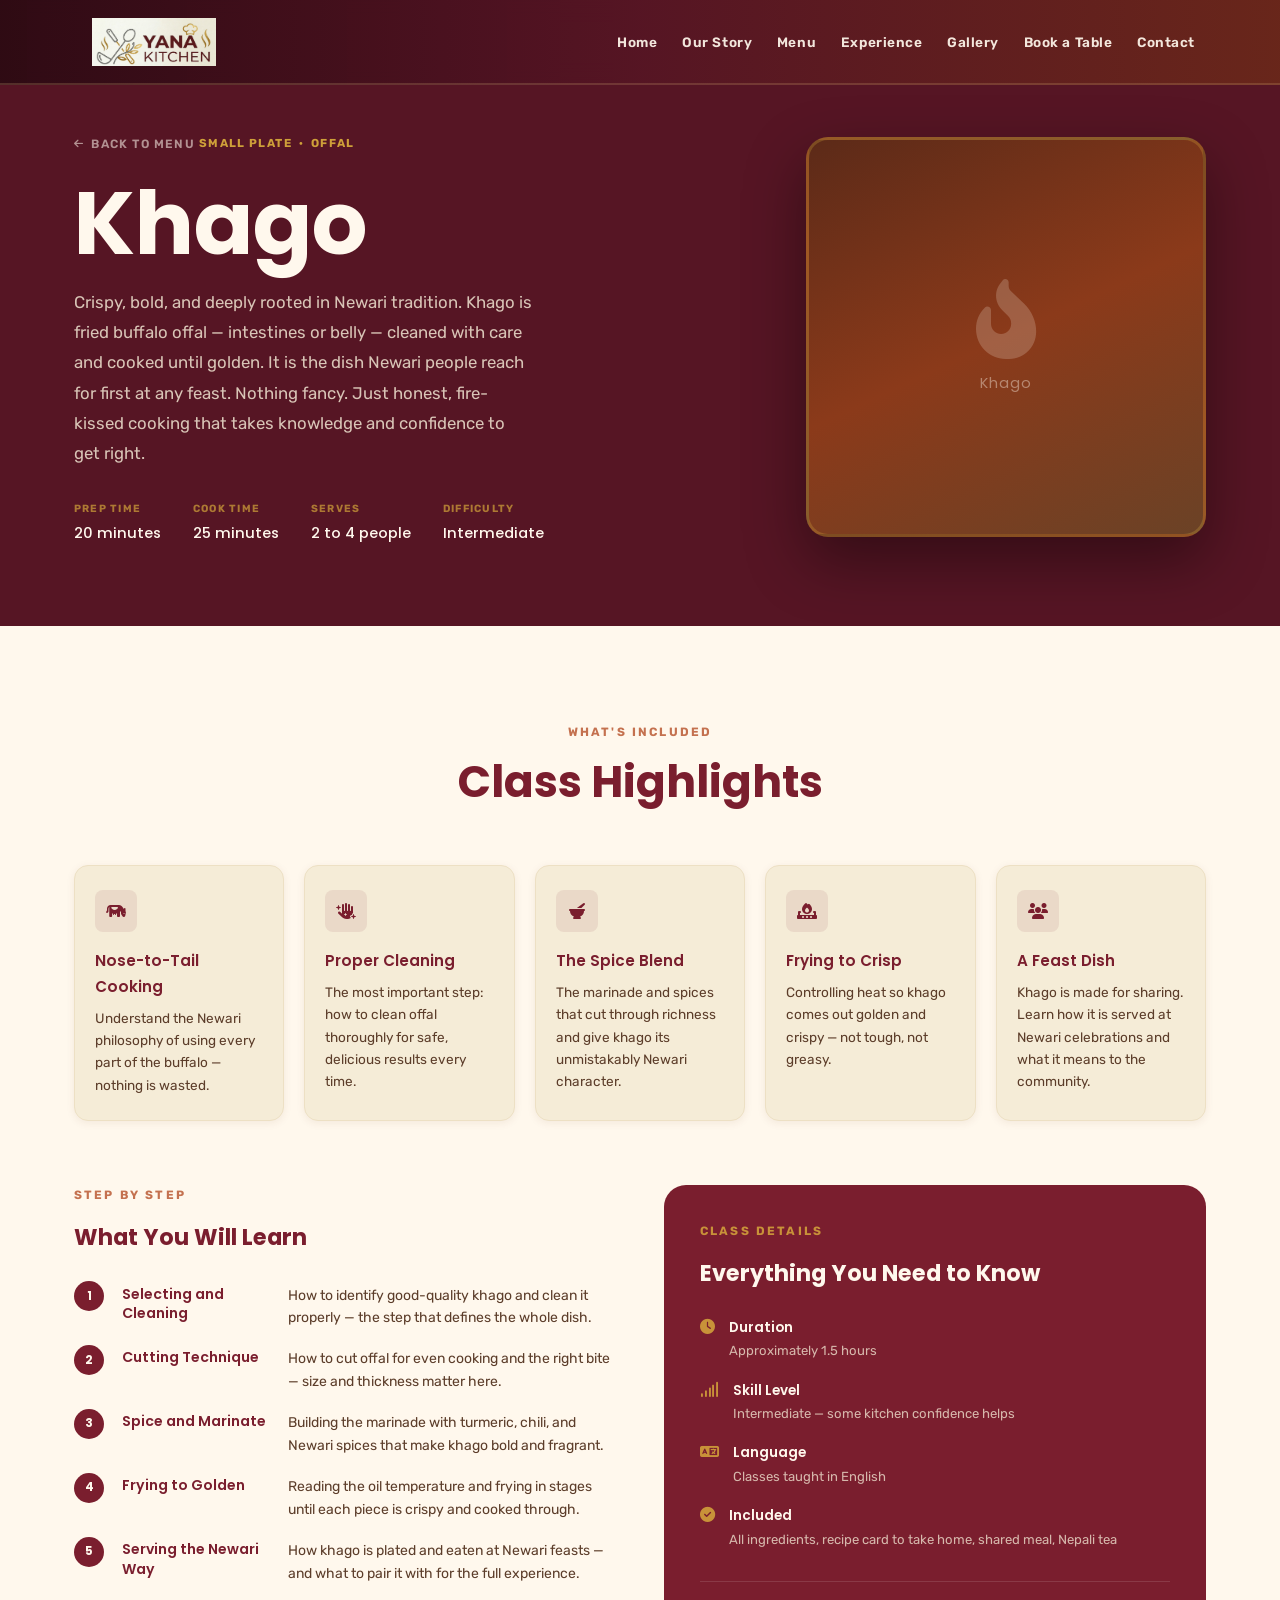
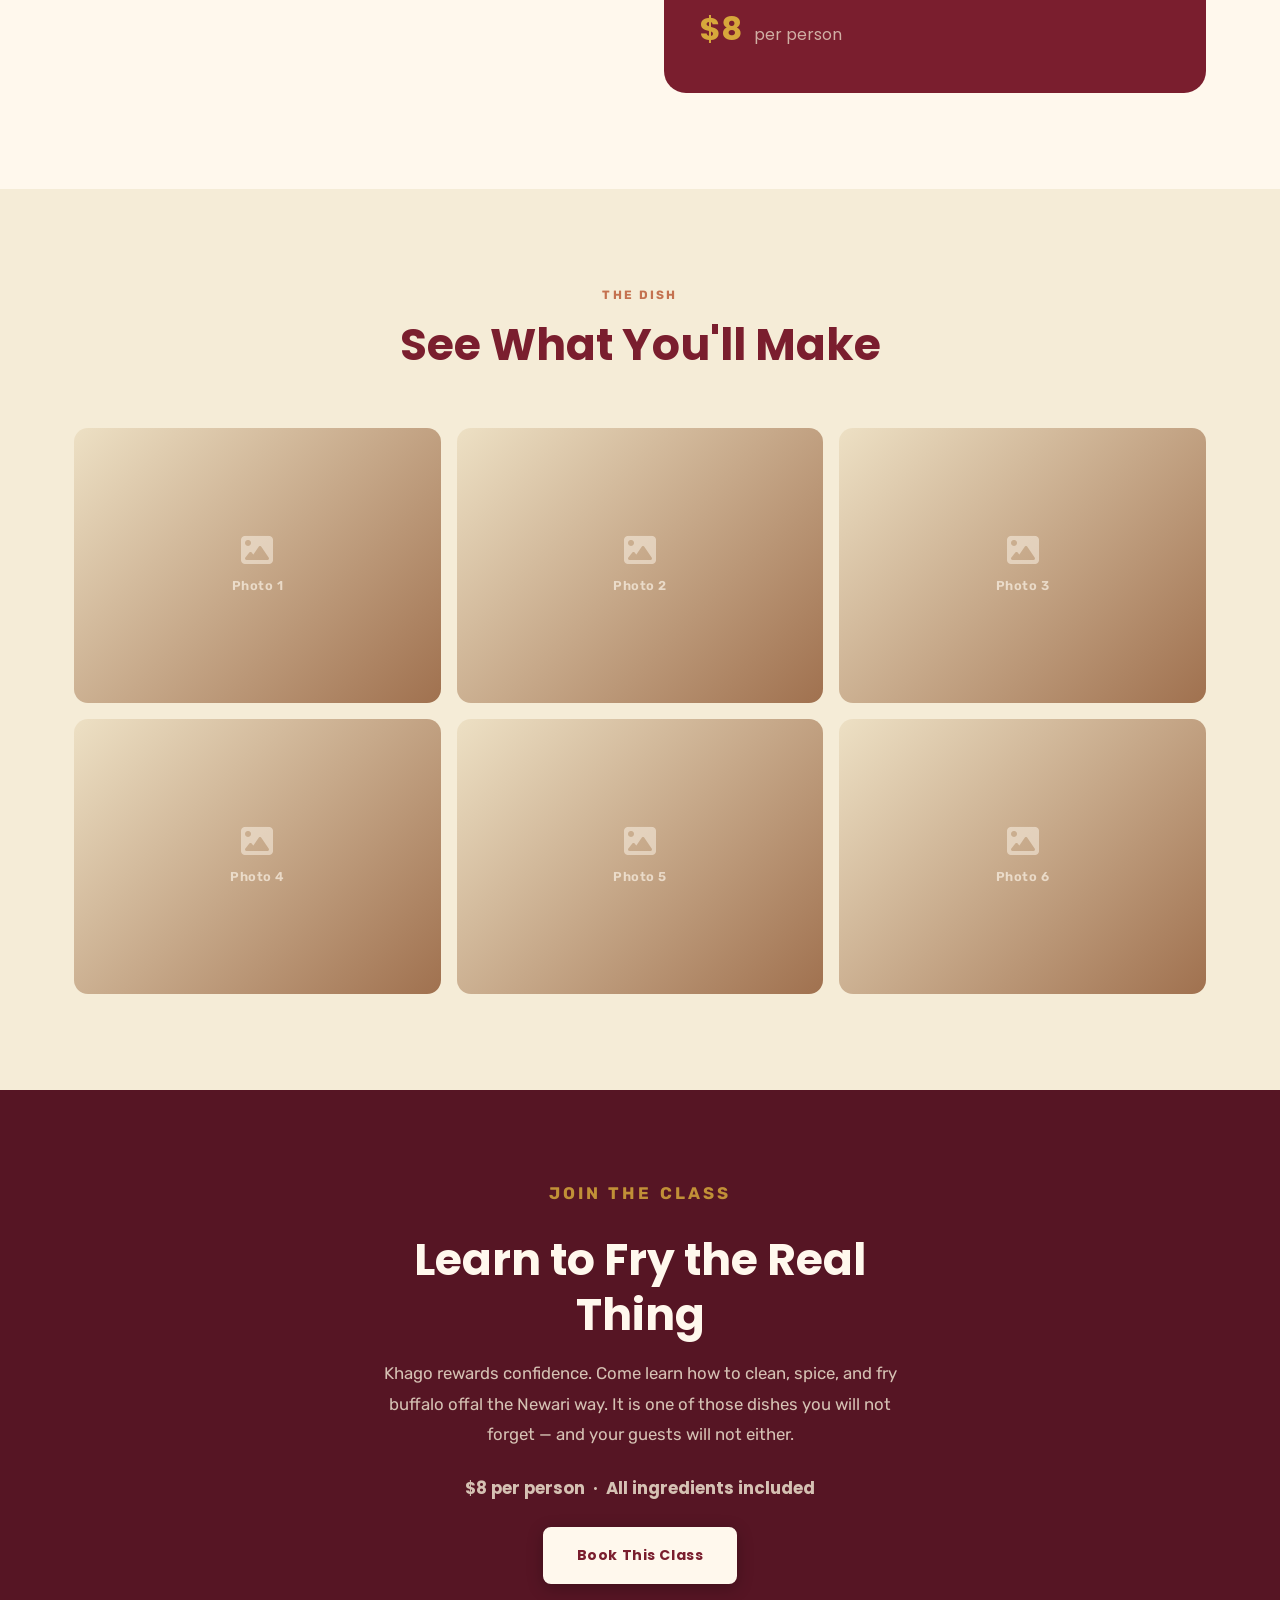
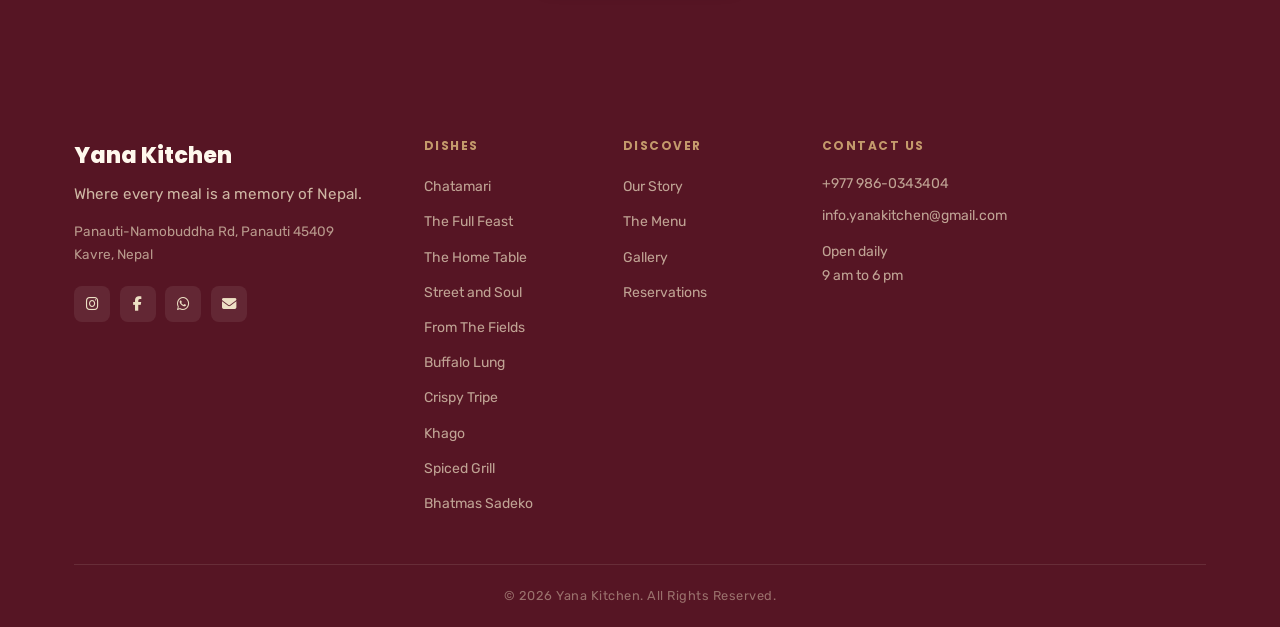
<file: grain-porridge.html>
<!DOCTYPE html>
<html lang="en">
<head>
  <meta charset="UTF-8" />
  <meta name="viewport" content="width=device-width, initial-scale=1.0" />
  <meta name="description" content="Learn to cook Khago — crispy fried buffalo offal — at Yana Kitchen in Panauti, Nepal. A hands-on Newari cooking class experience." />
  <title>Khago | Yana Kitchen</title>

  <link rel="icon" type="image/x-icon" href="/yana_favicon_final/favicon.ico" />
  <link rel="icon" type="image/png" sizes="32x32" href="/yana_favicon_final/favicon-32x32.png" />
  <link rel="icon" type="image/png" sizes="16x16" href="/yana_favicon_final/favicon-16x16.png" />
  <link rel="apple-touch-icon" sizes="180x180" href="/yana_favicon_final/apple-touch-icon.png" />
  <link rel="preconnect" href="https://fonts.googleapis.com" />
  <link rel="preconnect" href="https://fonts.gstatic.com" crossorigin />
  <link href="https://fonts.googleapis.com/css2?family=Poppins:wght@400;500;600;700;800&family=Rubik:wght@300;400;500;600&display=swap" rel="stylesheet" />
  <link rel="stylesheet" href="https://cdnjs.cloudflare.com/ajax/libs/font-awesome/6.4.0/css/all.min.css" crossorigin="anonymous" />
  <link rel="stylesheet" href="style.css" />

  <style>
    /* ── Dish Hero ───────────────────────────────── */
    .dish-hero { background: var(--maroon-dark); padding: 8rem 0 5rem; }
    .dish-hero-inner {
      max-width: 1180px; margin: 0 auto; padding: 0 1.5rem;
      display: grid; grid-template-columns: 1fr 400px;
      gap: 4rem; align-items: center;
    }
    .dish-back-link {
      display: inline-flex; align-items: center; gap: .45rem;
      font-size: .75rem; font-weight: 600; letter-spacing: .1em;
      text-transform: uppercase; color: rgba(255,248,237,.55);
      margin-bottom: 1.5rem; transition: color .25s ease;
    }
    .dish-back-link:hover { color: var(--cream); }
    .dish-back-link i { font-size: .65rem; }
    .dish-category-tag {
      display: inline-block; font-size: .72rem; font-weight: 700;
      letter-spacing: .12em; text-transform: uppercase;
      color: rgba(220,175,60,.9); margin-bottom: .65rem;
    }
    .dish-hero-title {
      font-family: var(--font-heading); font-weight: 700;
      font-size: clamp(3rem, 7vw, 5.5rem);
      color: var(--cream); line-height: 1.05; margin-bottom: 1rem;
    }
    .dish-hero-desc {
      font-size: 1.05rem; color: rgba(245,236,215,.82);
      max-width: 460px; line-height: 1.8; margin-bottom: 2rem;
    }
    .dish-meta-row { display: flex; flex-wrap: wrap; gap: 2rem; }
    .dish-meta-item { display: flex; flex-direction: column; gap: .2rem; }
    .dish-meta-item .meta-label {
      font-size: .65rem; font-weight: 700; letter-spacing: .12em;
      text-transform: uppercase; color: rgba(220,175,60,.65);
    }
    .dish-meta-item .meta-value {
      font-size: .92rem; color: var(--cream); font-weight: 500;
      font-family: var(--font-heading);
    }
    .dish-hero-img {
      width: 100%; aspect-ratio: 1/1;
      background: linear-gradient(155deg, #5C2A18 0%, #8B3A1A 50%, #6B4226 100%);
      border-radius: var(--radius-lg); border: 3px solid rgba(220,175,60,.25);
      box-shadow: 0 24px 60px rgba(0,0,0,.4);
      display: flex; flex-direction: column;
      align-items: center; justify-content: center; gap: .75rem;
    }
    .dish-hero-img i { font-size: 5rem; color: var(--cream); opacity: .2; }
    .dish-hero-img p { font-family: var(--font-heading); color: var(--cream); opacity: .4; font-size: .9rem; letter-spacing: .06em; }

    /* ── Class Details Section ───────────────────── */
    .class-details-section { background: var(--cream); }
    .class-highlights-grid {
      display: grid; grid-template-columns: repeat(auto-fill, minmax(210px, 1fr));
      gap: 1.25rem; margin-top: 2.5rem; margin-bottom: 4rem;
    }
    .class-highlight {
      background: var(--beige); border: 1px solid var(--beige-mid);
      border-radius: var(--radius-md); padding: 1.5rem 1.25rem; box-shadow: var(--shadow-sm);
    }
    .class-hl-icon {
      width: 42px; height: 42px; background: rgba(122,30,46,.09);
      border-radius: var(--radius-sm); display: flex; align-items: center;
      justify-content: center; font-size: 1rem; color: var(--maroon); margin-bottom: 1rem;
    }
    .class-highlight h4 { font-family: var(--font-heading); font-size: .95rem; font-weight: 600; color: var(--maroon); margin-bottom: .4rem; }
    .class-highlight p  { font-size: .85rem; color: var(--text-mid); line-height: 1.65; margin: 0; }
    .class-bottom-grid  { display: grid; grid-template-columns: 1fr 1fr; gap: 3rem; align-items: start; }
    .class-subheading   { font-family: var(--font-heading); font-size: 1.4rem; font-weight: 700; color: var(--maroon); margin-bottom: 1.5rem; }
    .class-learn-table  { display: flex; flex-direction: column; gap: .9rem; margin-top: 1.25rem; }
    .clt-row { display: grid; grid-template-columns: 32px 150px 1fr; gap: .6rem 1rem; align-items: start; }
    .clt-num {
      width: 30px; height: 30px; background: var(--maroon); border-radius: 50%;
      display: flex; align-items: center; justify-content: center;
      font-family: var(--font-heading); font-size: .72rem; font-weight: 700;
      color: var(--cream); flex-shrink: 0; margin-top: .1rem;
    }
    .clt-title { font-family: var(--font-heading); font-size: .88rem; font-weight: 600; color: var(--maroon); padding-top: .3rem; line-height: 1.4; }
    .clt-desc  { font-size: .875rem; color: var(--text-mid); line-height: 1.6; padding-top: .3rem; }
    .class-info-box { background: var(--maroon); border-radius: var(--radius-lg); padding: 2.25rem; }
    .class-info-list { list-style: none; display: flex; flex-direction: column; gap: 1.1rem; margin-bottom: 2rem; }
    .class-info-list li { display: flex; align-items: flex-start; gap: .9rem; }
    .class-info-list li i      { font-size: .95rem; color: rgba(220,175,60,.8); margin-top: .2rem; flex-shrink: 0; }
    .class-info-list li div    { display: flex; flex-direction: column; gap: .15rem; }
    .class-info-list li strong { font-family: var(--font-heading); font-size: .85rem; font-weight: 600; color: var(--cream); }
    .class-info-list li span   { font-size: .82rem; color: rgba(245,236,215,.75); line-height: 1.5; }
    .class-price-tag { font-family: var(--font-heading); font-size: 2rem; font-weight: 700; color: rgba(220,175,60,.95); border-top: 1px solid rgba(255,255,255,.12); padding-top: 1.25rem; }
    .class-price-tag span { font-size: 1rem; font-weight: 400; color: rgba(245,236,215,.7); margin-left: .3rem; }

    /* ── Photo Gallery ───────────────────────────── */
    .dish-gallery-section { background: var(--beige); }
    .dish-photo-grid { display: grid; grid-template-columns: repeat(3, 1fr); gap: 1rem; margin-top: 2.5rem; }
    .dish-photo-item { aspect-ratio: 4/3; border-radius: var(--radius-md); overflow: hidden; cursor: pointer; transition: transform .3s ease, box-shadow .3s ease; }
    .dish-photo-item:hover { transform: scale(1.02); box-shadow: var(--shadow-md); }
    .dish-photo-placeholder { width: 100%; height: 100%; background: linear-gradient(135deg, var(--beige-mid) 0%, var(--wood) 100%); display: flex; flex-direction: column; align-items: center; justify-content: center; gap: .6rem; color: var(--cream); }
    .dish-photo-placeholder i    { font-size: 2rem; opacity: .5; }
    .dish-photo-placeholder span { font-size: .8rem; font-weight: 600; opacity: .65; letter-spacing: .04em; }
    .dish-photo-item img { width: 100%; height: 100%; object-fit: cover; }

    /* ── CTA ─────────────────────────────────────── */
    .dish-cta { background: var(--maroon-dark); padding: 5.5rem 0; text-align: center; }
    .dish-cta-inner { max-width: 600px; margin: 0 auto; padding: 0 1.5rem; }
    .dish-cta .section-eyebrow { color: rgba(220,175,60,.8); }
    .dish-cta .section-heading { color: var(--cream); }
    .dish-cta p { color: rgba(245,236,215,.8); font-size: 1.05rem; line-height: 1.8; margin-bottom: 1.5rem; }
    .dish-cta-price { display: inline-block; font-family: var(--font-heading); font-size: 1.1rem; font-weight: 700; color: rgba(220,175,60,.95); margin-bottom: 2rem; }

    /* ── Responsive ──────────────────────────────── */
    @media (max-width: 900px) {
      .dish-hero-inner   { grid-template-columns: 1fr; }
      .dish-hero-img     { display: none; }
      .dish-photo-grid   { grid-template-columns: repeat(2, 1fr); }
      .class-bottom-grid { grid-template-columns: 1fr; gap: 2rem; }
    }
    @media (max-width: 480px) {
      .dish-hero { padding: 7rem 0 3.5rem; }
      .dish-meta-row { gap: 1.25rem; }
    }
  </style>
</head>
<body>

  <!-- NAV -->
  <header id="header">
    <div class="header-inner">
      <a href="index.html" class="logo" aria-label="Yana Kitchen Home">
        <img src="/yanalog.png" alt="Yana Kitchen" class="logo-img" />
      </a>
      <nav>
        <ul class="nav-links" id="nav-links">
          <li><a href="index.html"            class="nav-link">Home</a></li>
          <li><a href="index.html#story"      class="nav-link">Our Story</a></li>
          <li><a href="index.html#menu"       class="nav-link">Menu</a></li>
          <li><a href="index.html#experience" class="nav-link">Experience</a></li>
          <li><a href="index.html#gallery"    class="nav-link">Gallery</a></li>
          <li><a href="index.html#booking"    class="nav-link">Book a Table</a></li>
          <li><a href="index.html#contact"    class="nav-link">Contact</a></li>
        </ul>
        <button class="hamburger" id="hamburger" aria-label="Toggle navigation" aria-expanded="false">
          <span></span><span></span><span></span>
        </button>
      </nav>
    </div>
  </header>

  <!-- HERO -->
  <section class="dish-hero">
    <div class="dish-hero-inner">
      <div>
        <a href="index.html#menu" class="dish-back-link">
          <i class="fa-solid fa-arrow-left"></i> Back to Menu
        </a>
        <p class="dish-category-tag">Small Plate &nbsp;·&nbsp; Offal</p>
        <h1 class="dish-hero-title">Khago</h1>
        <p class="dish-hero-desc">Crispy, bold, and deeply rooted in Newari tradition. Khago is fried buffalo offal — intestines or belly — cleaned with care and cooked until golden. It is the dish Newari people reach for first at any feast. Nothing fancy. Just honest, fire-kissed cooking that takes knowledge and confidence to get right.</p>
        <div class="dish-meta-row">
          <div class="dish-meta-item">
            <span class="meta-label">Prep Time</span>
            <span class="meta-value">20 minutes</span>
          </div>
          <div class="dish-meta-item">
            <span class="meta-label">Cook Time</span>
            <span class="meta-value">25 minutes</span>
          </div>
          <div class="dish-meta-item">
            <span class="meta-label">Serves</span>
            <span class="meta-value">2 to 4 people</span>
          </div>
          <div class="dish-meta-item">
            <span class="meta-label">Difficulty</span>
            <span class="meta-value">Intermediate</span>
          </div>
        </div>
      </div>
      <div class="dish-hero-img">
        <i class="fa-solid fa-fire-flame-curved"></i>
        <p>Khago</p>
      </div>
    </div>
  </section>

  <!-- CLASS DETAILS -->
  <section class="class-details-section section-padding">
    <div class="container">

      <div class="section-header reveal">
        <p class="section-eyebrow">What's Included</p>
        <h2 class="section-heading">Class Highlights</h2>
      </div>

      <div class="class-highlights-grid">
        <div class="class-highlight reveal">
          <div class="class-hl-icon"><i class="fa-solid fa-cow"></i></div>
          <h4>Nose-to-Tail Cooking</h4>
          <p>Understand the Newari philosophy of using every part of the buffalo — nothing is wasted.</p>
        </div>
        <div class="class-highlight reveal">
          <div class="class-hl-icon"><i class="fa-solid fa-hand-sparkles"></i></div>
          <h4>Proper Cleaning</h4>
          <p>The most important step: how to clean offal thoroughly for safe, delicious results every time.</p>
        </div>
        <div class="class-highlight reveal">
          <div class="class-hl-icon"><i class="fa-solid fa-mortar-pestle"></i></div>
          <h4>The Spice Blend</h4>
          <p>The marinade and spices that cut through richness and give khago its unmistakably Newari character.</p>
        </div>
        <div class="class-highlight reveal">
          <div class="class-hl-icon"><i class="fa-solid fa-fire-burner"></i></div>
          <h4>Frying to Crisp</h4>
          <p>Controlling heat so khago comes out golden and crispy — not tough, not greasy.</p>
        </div>
        <div class="class-highlight reveal">
          <div class="class-hl-icon"><i class="fa-solid fa-users"></i></div>
          <h4>A Feast Dish</h4>
          <p>Khago is made for sharing. Learn how it is served at Newari celebrations and what it means to the community.</p>
        </div>
      </div>

      <div class="class-bottom-grid">

        <div class="class-learn-wrap reveal">
          <p class="section-eyebrow">Step by Step</p>
          <h3 class="class-subheading">What You Will Learn</h3>
          <div class="class-learn-table">
            <div class="clt-row">
              <span class="clt-num">1</span>
              <strong class="clt-title">Selecting and Cleaning</strong>
              <span class="clt-desc">How to identify good-quality khago and clean it properly — the step that defines the whole dish.</span>
            </div>
            <div class="clt-row">
              <span class="clt-num">2</span>
              <strong class="clt-title">Cutting Technique</strong>
              <span class="clt-desc">How to cut offal for even cooking and the right bite — size and thickness matter here.</span>
            </div>
            <div class="clt-row">
              <span class="clt-num">3</span>
              <strong class="clt-title">Spice and Marinate</strong>
              <span class="clt-desc">Building the marinade with turmeric, chili, and Newari spices that make khago bold and fragrant.</span>
            </div>
            <div class="clt-row">
              <span class="clt-num">4</span>
              <strong class="clt-title">Frying to Golden</strong>
              <span class="clt-desc">Reading the oil temperature and frying in stages until each piece is crispy and cooked through.</span>
            </div>
            <div class="clt-row">
              <span class="clt-num">5</span>
              <strong class="clt-title">Serving the Newari Way</strong>
              <span class="clt-desc">How khago is plated and eaten at Newari feasts — and what to pair it with for the full experience.</span>
            </div>
          </div>
        </div>

        <div class="class-info-box reveal">
          <p class="section-eyebrow" style="color:rgba(220,175,60,.8);">Class Details</p>
          <h3 class="class-subheading" style="color:var(--cream);">Everything You Need to Know</h3>
          <ul class="class-info-list">
            <li><i class="fa-solid fa-clock"></i><div><strong>Duration</strong><span>Approximately 1.5 hours</span></div></li>
            <li><i class="fa-solid fa-signal"></i><div><strong>Skill Level</strong><span>Intermediate — some kitchen confidence helps</span></div></li>
            <li><i class="fa-solid fa-language"></i><div><strong>Language</strong><span>Classes taught in English</span></div></li>
            <li><i class="fa-solid fa-circle-check"></i><div><strong>Included</strong><span>All ingredients, recipe card to take home, shared meal, Nepali tea</span></div></li>
          </ul>
          <div class="class-price-tag">$8 <span>per person</span></div>
        </div>

      </div>
    </div>
  </section>

  <!-- PHOTO GALLERY -->
  <section class="section-padding dish-gallery-section">
    <div class="container">
      <div class="section-header reveal">
        <p class="section-eyebrow">The Dish</p>
        <h2 class="section-heading">See What You'll Make</h2>
      </div>
      <div class="dish-photo-grid">
        <div class="dish-photo-item reveal"><div class="dish-photo-placeholder"><i class="fa-solid fa-image"></i><span>Photo 1</span></div></div>
        <div class="dish-photo-item reveal"><div class="dish-photo-placeholder"><i class="fa-solid fa-image"></i><span>Photo 2</span></div></div>
        <div class="dish-photo-item reveal"><div class="dish-photo-placeholder"><i class="fa-solid fa-image"></i><span>Photo 3</span></div></div>
        <div class="dish-photo-item reveal"><div class="dish-photo-placeholder"><i class="fa-solid fa-image"></i><span>Photo 4</span></div></div>
        <div class="dish-photo-item reveal"><div class="dish-photo-placeholder"><i class="fa-solid fa-image"></i><span>Photo 5</span></div></div>
        <div class="dish-photo-item reveal"><div class="dish-photo-placeholder"><i class="fa-solid fa-image"></i><span>Photo 6</span></div></div>
      </div>
    </div>
  </section>

  <!-- CTA -->
  <section class="dish-cta">
    <div class="dish-cta-inner">
      <p class="section-eyebrow">Join the Class</p>
      <h2 class="section-heading">Learn to Fry the Real Thing</h2>
      <p>Khago rewards confidence. Come learn how to clean, spice, and fry buffalo offal the Newari way. It is one of those dishes you will not forget — and your guests will not either.</p>
      <p class="dish-cta-price">$8 per person &nbsp;·&nbsp; All ingredients included</p><br />
      <a href="index.html#booking" class="btn-hero-primary">Book This Class</a>
    </div>
  </section>

  <!-- FOOTER -->
  <footer class="footer">
    <div class="footer-inner container">
      <div class="footer-top">
        <div class="footer-brand">
          <div class="footer-logo-row">
            <span class="logo-symbol footer-logo-sym">&#x2638;</span>
            <span class="footer-brand-name">Yana Kitchen</span>
          </div>
          <p class="footer-tagline">Where every meal is a memory of Nepal.</p>
          <p class="footer-address">Panauti-Namobuddha Rd, Panauti 45409<br />Kavre, Nepal</p>
          <div class="footer-socials">
            <a href="https://www.instagram.com/yana.kitchen.np?igsh=MXZxbHlpbHNsZnFzdw==" target="_blank" rel="noopener noreferrer" aria-label="Instagram"><i class="fa-brands fa-instagram"></i></a>
            <a href="https://facebook.com" target="_blank" rel="noopener noreferrer" aria-label="Facebook"><i class="fa-brands fa-facebook-f"></i></a>
            <a href="https://wa.me/9779860343404" target="_blank" rel="noopener noreferrer" aria-label="WhatsApp"><i class="fa-brands fa-whatsapp"></i></a>
            <a href="mailto:info.yanakitchen@gmail.com" aria-label="Email"><i class="fa-solid fa-envelope"></i></a>
          </div>
        </div>
        <div class="footer-col">
          <h4>Dishes</h4>
          <ul>
            <li><a href="chatamari.html">Chatamari</a></li>
            <li><a href="the-full-feast.html">The Full Feast</a></li>
            <li><a href="the-home-table.html">The Home Table</a></li>
            <li><a href="street-and-soul.html">Street and Soul</a></li>
            <li><a href="from-the-fields.html">From The Fields</a></li>
            <li><a href="buffalo-lung.html">Buffalo Lung</a></li>
            <li><a href="crispy-tripe.html">Crispy Tripe</a></li>
            <li><a href="grain-porridge.html">Khago</a></li>
            <li><a href="spiced-grill.html">Spiced Grill</a></li>
            <li><a href="spiced-soybeans.html">Bhatmas Sadeko</a></li>
          </ul>
        </div>
        <div class="footer-col">
          <h4>Discover</h4>
          <ul>
            <li><a href="index.html#story">Our Story</a></li>
            <li><a href="index.html#menu">The Menu</a></li>
            <li><a href="index.html#gallery">Gallery</a></li>
            <li><a href="index.html#booking">Reservations</a></li>
          </ul>
        </div>
        <div class="footer-col">
          <h4>Contact Us</h4>
          <p>+977 986-0343404</p>
          <p style="margin-top:.5rem;">info.yanakitchen@gmail.com</p>
          <p style="margin-top:.75rem;">Open daily<br />9 am to 6 pm</p>
        </div>
      </div>
      <div class="footer-divider" aria-hidden="true"></div>
      <div class="footer-bottom">
        <p>&copy; 2026 Yana Kitchen. All Rights Reserved.</p>
      </div>
    </div>
  </footer>

  <script>
    const header    = document.getElementById('header');
    const hamburger = document.getElementById('hamburger');
    const navLinks  = document.getElementById('nav-links');
    window.addEventListener('scroll', () => { header.classList.toggle('scrolled', window.scrollY > 50); });
    hamburger.addEventListener('click', () => {
      const open = navLinks.classList.toggle('open');
      hamburger.classList.toggle('open', open);
      hamburger.setAttribute('aria-expanded', open);
    });
    const reveals = document.querySelectorAll('.reveal');
    const ro = new IntersectionObserver(entries => {
      entries.forEach((entry, i) => {
        if (entry.isIntersecting) {
          setTimeout(() => entry.target.classList.add('visible'), i * 80);
          ro.unobserve(entry.target);
        }
      });
    }, { threshold: 0.1 });
    reveals.forEach(el => ro.observe(el));
  </script>
</body>
</html>
</file>
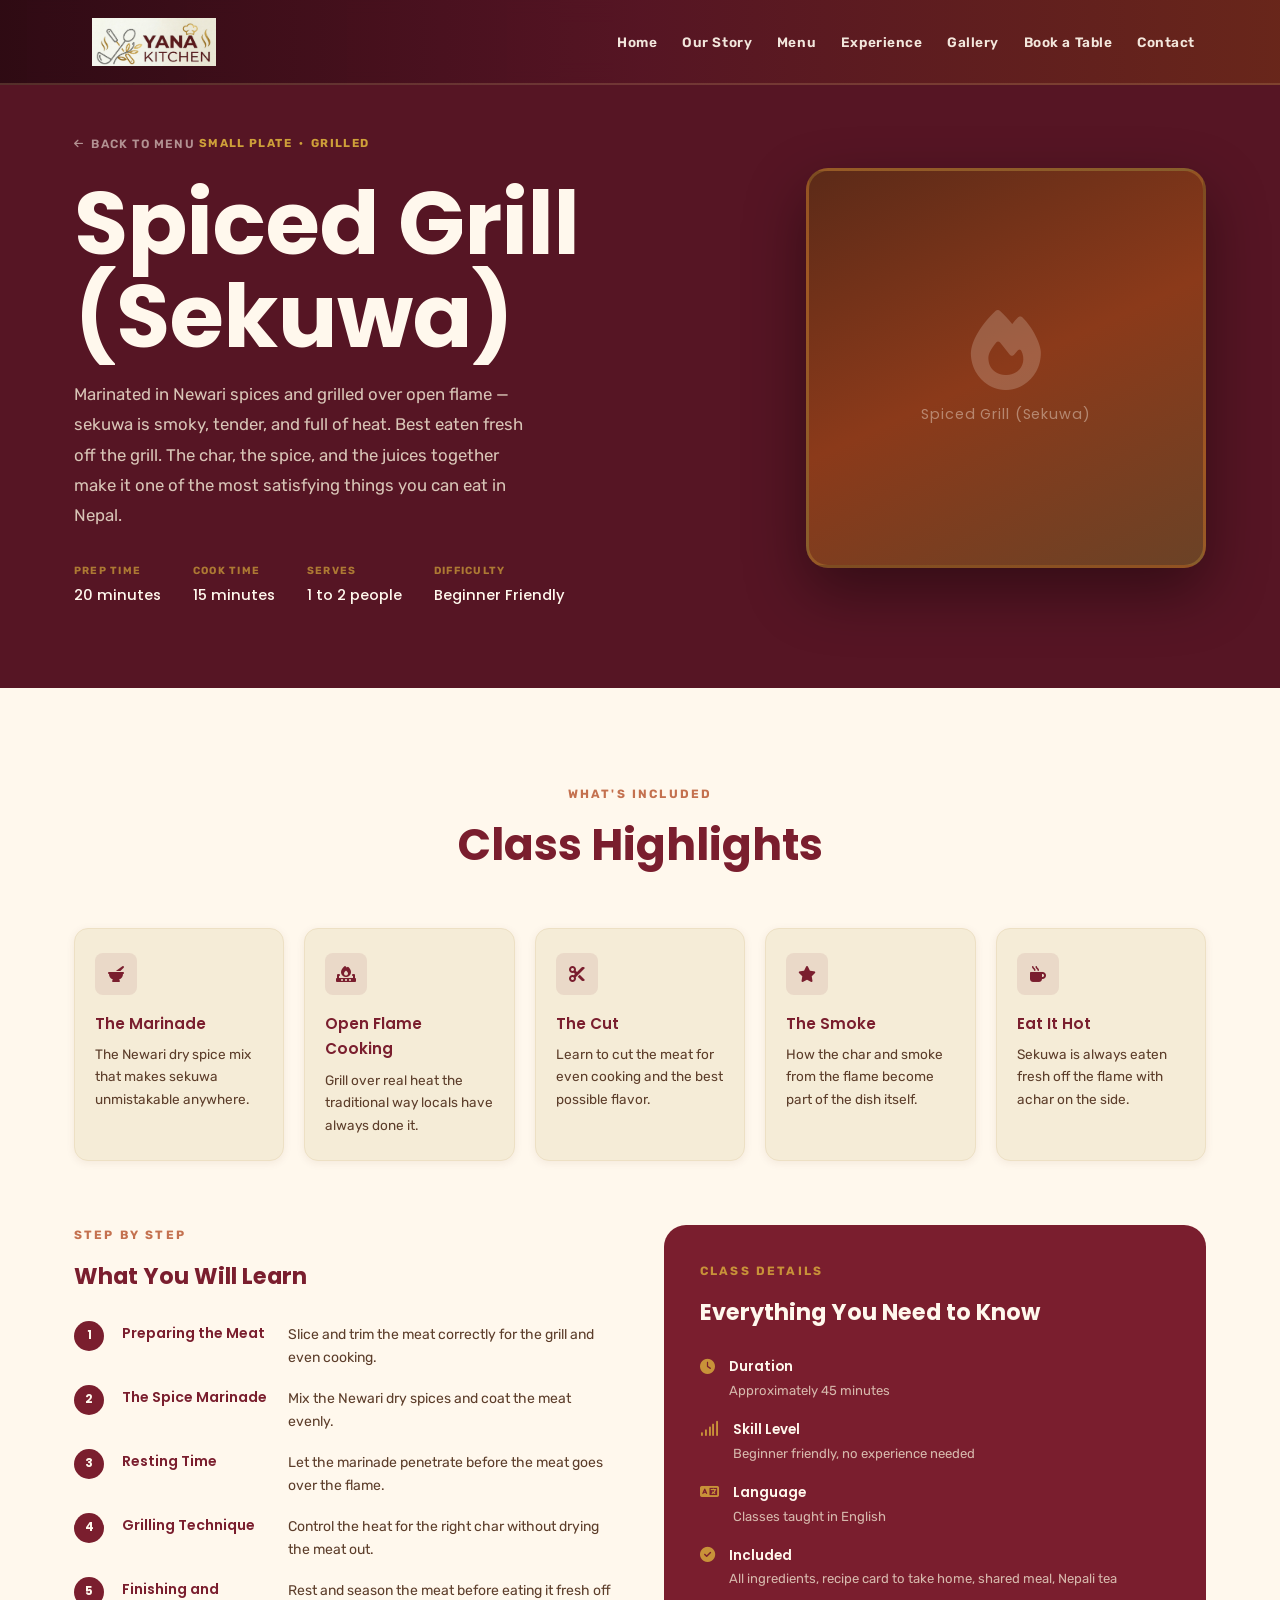
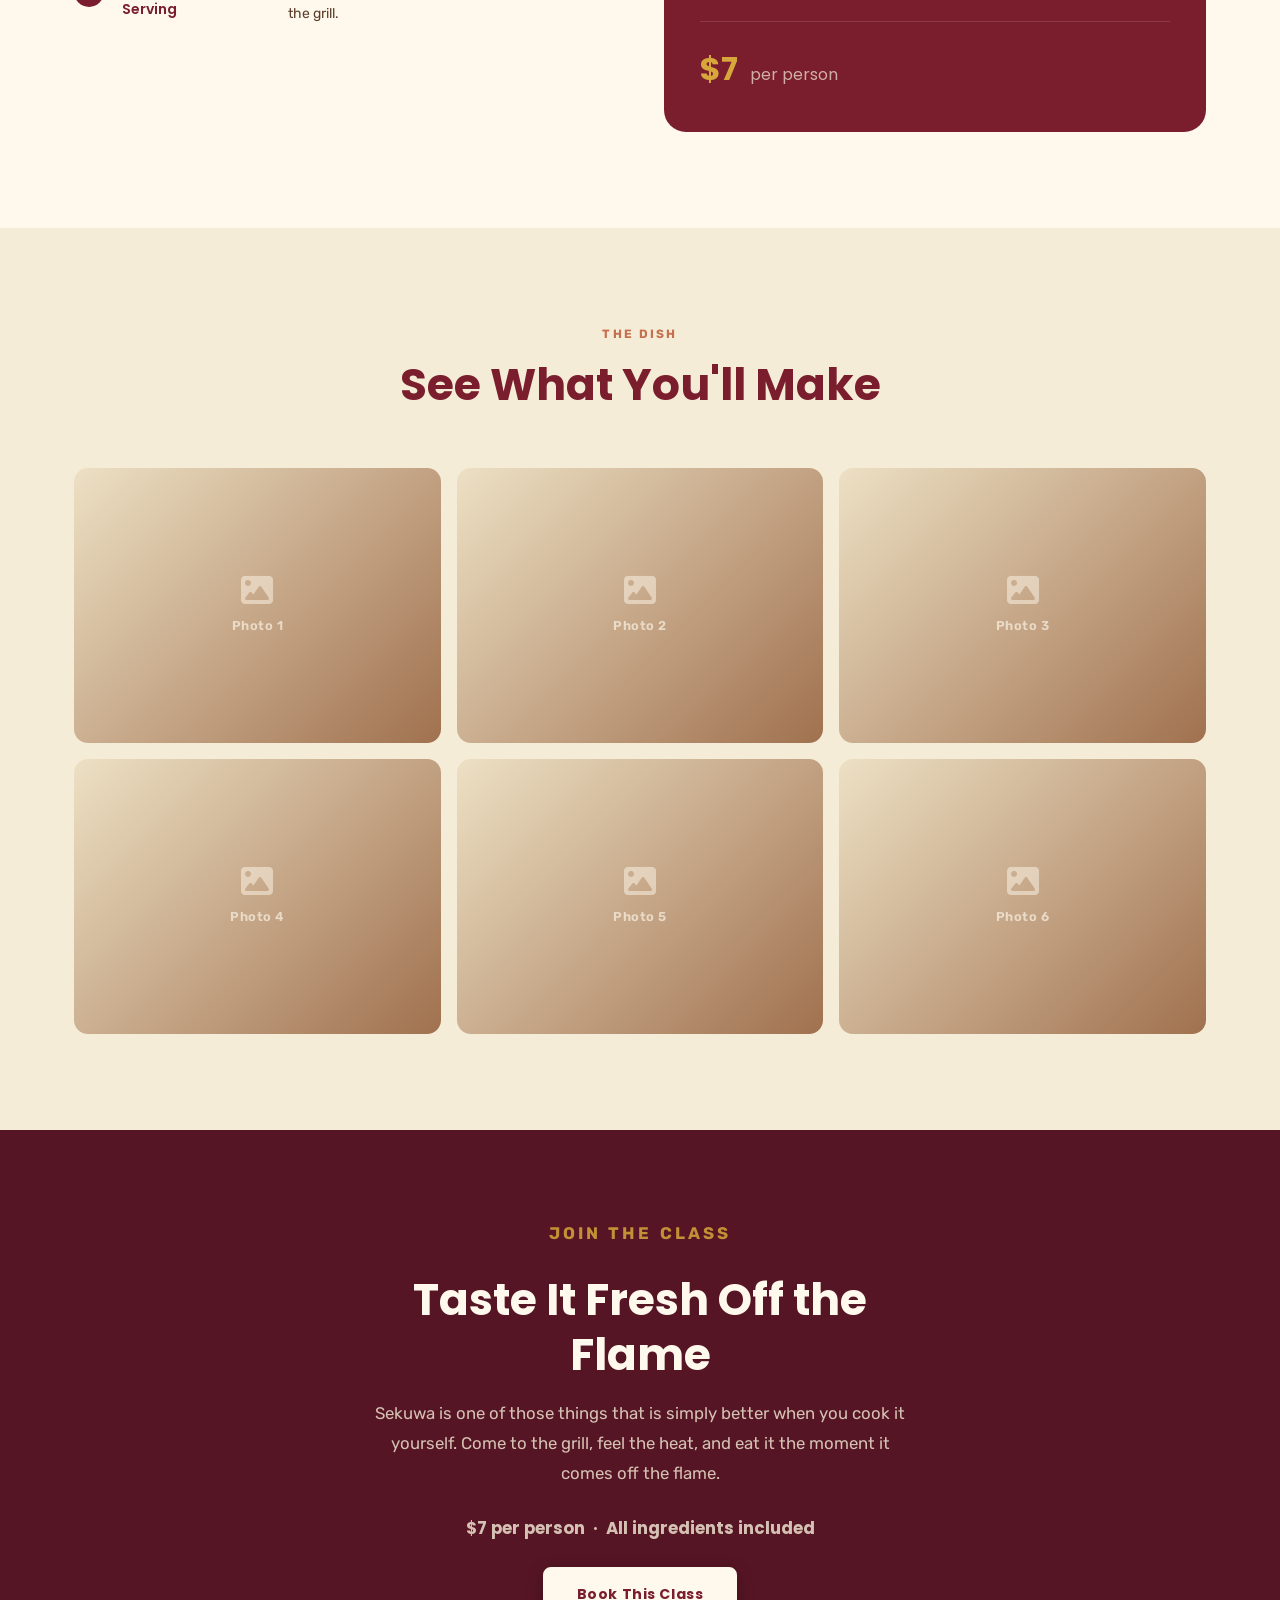
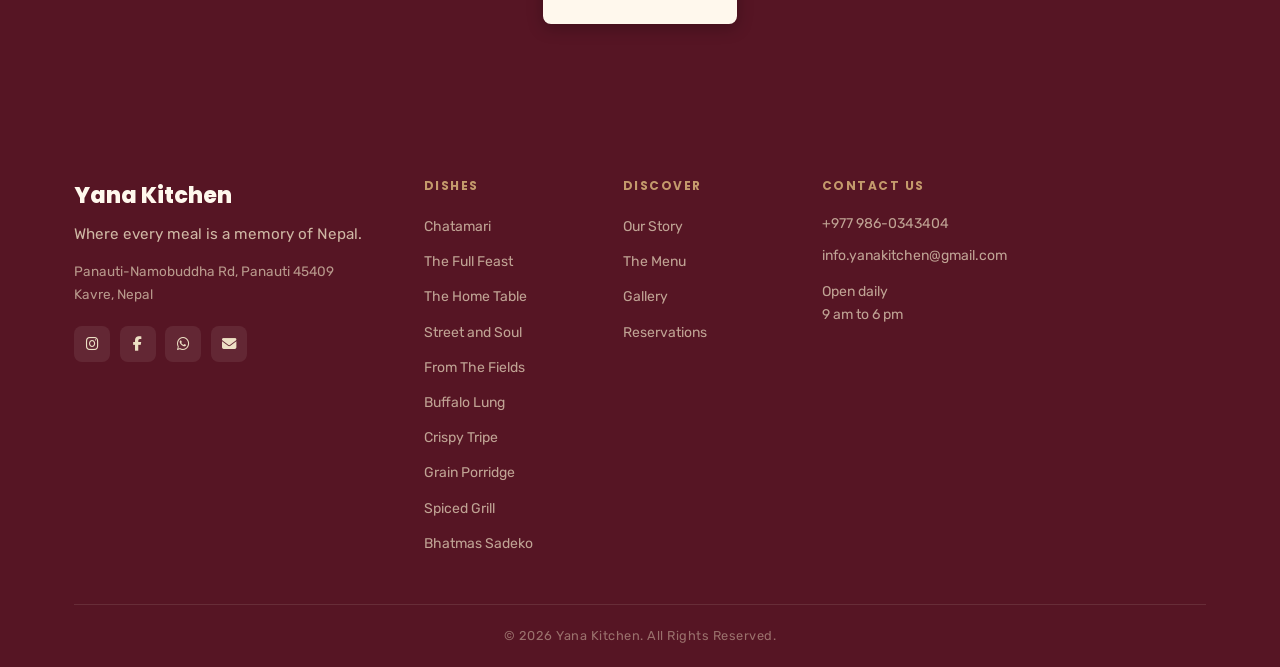
<file: spiced-grill.html>
<!DOCTYPE html>
<html lang="en">
<head>
  <meta charset="UTF-8" />
  <meta name="viewport" content="width=device-width, initial-scale=1.0" />
  <meta name="description" content="Learn to cook Spiced Grill (Sekuwa) at Yana Kitchen in Panauti, Nepal. A hands-on Newari cooking class experience." />
  <title>Spiced Grill (Sekuwa) | Yana Kitchen</title>

  <link rel="icon" type="image/x-icon" href="/yana_favicon_final/favicon.ico" />
  <link rel="icon" type="image/png" sizes="32x32" href="/yana_favicon_final/favicon-32x32.png" />
  <link rel="icon" type="image/png" sizes="16x16" href="/yana_favicon_final/favicon-16x16.png" />
  <link rel="apple-touch-icon" sizes="180x180" href="/yana_favicon_final/apple-touch-icon.png" />
  <link rel="preconnect" href="https://fonts.googleapis.com" />
  <link rel="preconnect" href="https://fonts.gstatic.com" crossorigin />
  <link href="https://fonts.googleapis.com/css2?family=Poppins:wght@400;500;600;700;800&family=Rubik:wght@300;400;500;600&display=swap" rel="stylesheet" />
  <link rel="stylesheet" href="https://cdnjs.cloudflare.com/ajax/libs/font-awesome/6.4.0/css/all.min.css" crossorigin="anonymous" />
  <link rel="stylesheet" href="style.css" />

  <style>
    /* ── Dish Hero ───────────────────────────────── */
    .dish-hero { background: var(--maroon-dark); padding: 8rem 0 5rem; }
    .dish-hero-inner {
      max-width: 1180px; margin: 0 auto; padding: 0 1.5rem;
      display: grid; grid-template-columns: 1fr 400px;
      gap: 4rem; align-items: center;
    }
    .dish-back-link {
      display: inline-flex; align-items: center; gap: .45rem;
      font-size: .75rem; font-weight: 600; letter-spacing: .1em;
      text-transform: uppercase; color: rgba(255,248,237,.55);
      margin-bottom: 1.5rem; transition: color .25s ease;
    }
    .dish-back-link:hover { color: var(--cream); }
    .dish-back-link i { font-size: .65rem; }
    .dish-category-tag {
      display: inline-block; font-size: .72rem; font-weight: 700;
      letter-spacing: .12em; text-transform: uppercase;
      color: rgba(220,175,60,.9); margin-bottom: .65rem;
    }
    .dish-hero-title {
      font-family: var(--font-heading); font-weight: 700;
      font-size: clamp(3rem, 7vw, 5.5rem);
      color: var(--cream); line-height: 1.05; margin-bottom: 1rem;
    }
    .dish-hero-desc {
      font-size: 1.05rem; color: rgba(245,236,215,.82);
      max-width: 460px; line-height: 1.8; margin-bottom: 2rem;
    }
    .dish-meta-row { display: flex; flex-wrap: wrap; gap: 2rem; }
    .dish-meta-item { display: flex; flex-direction: column; gap: .2rem; }
    .dish-meta-item .meta-label {
      font-size: .65rem; font-weight: 700; letter-spacing: .12em;
      text-transform: uppercase; color: rgba(220,175,60,.65);
    }
    .dish-meta-item .meta-value {
      font-size: .92rem; color: var(--cream); font-weight: 500;
      font-family: var(--font-heading);
    }
    .dish-hero-img {
      width: 100%; aspect-ratio: 1/1;
      background: linear-gradient(155deg, #5C2A18 0%, #8B3A1A 50%, #6B4226 100%);
      border-radius: var(--radius-lg); border: 3px solid rgba(220,175,60,.25);
      box-shadow: 0 24px 60px rgba(0,0,0,.4);
      display: flex; flex-direction: column;
      align-items: center; justify-content: center; gap: .75rem;
    }
    .dish-hero-img i { font-size: 5rem; color: var(--cream); opacity: .2; }
    .dish-hero-img p { font-family: var(--font-heading); color: var(--cream); opacity: .4; font-size: .9rem; letter-spacing: .06em; }

    /* ── Class Details Section ───────────────────── */
    .class-details-section { background: var(--cream); }
    .class-highlights-grid {
      display: grid; grid-template-columns: repeat(auto-fill, minmax(210px, 1fr));
      gap: 1.25rem; margin-top: 2.5rem; margin-bottom: 4rem;
    }
    .class-highlight {
      background: var(--beige); border: 1px solid var(--beige-mid);
      border-radius: var(--radius-md); padding: 1.5rem 1.25rem; box-shadow: var(--shadow-sm);
    }
    .class-hl-icon {
      width: 42px; height: 42px; background: rgba(122,30,46,.09);
      border-radius: var(--radius-sm); display: flex; align-items: center;
      justify-content: center; font-size: 1rem; color: var(--maroon); margin-bottom: 1rem;
    }
    .class-highlight h4 { font-family: var(--font-heading); font-size: .95rem; font-weight: 600; color: var(--maroon); margin-bottom: .4rem; }
    .class-highlight p  { font-size: .85rem; color: var(--text-mid); line-height: 1.65; margin: 0; }
    .class-bottom-grid  { display: grid; grid-template-columns: 1fr 1fr; gap: 3rem; align-items: start; }
    .class-subheading   { font-family: var(--font-heading); font-size: 1.4rem; font-weight: 700; color: var(--maroon); margin-bottom: 1.5rem; }
    .class-learn-table  { display: flex; flex-direction: column; gap: .9rem; margin-top: 1.25rem; }
    .clt-row { display: grid; grid-template-columns: 32px 150px 1fr; gap: .6rem 1rem; align-items: start; }
    .clt-num {
      width: 30px; height: 30px; background: var(--maroon); border-radius: 50%;
      display: flex; align-items: center; justify-content: center;
      font-family: var(--font-heading); font-size: .72rem; font-weight: 700;
      color: var(--cream); flex-shrink: 0; margin-top: .1rem;
    }
    .clt-title { font-family: var(--font-heading); font-size: .88rem; font-weight: 600; color: var(--maroon); padding-top: .3rem; line-height: 1.4; }
    .clt-desc  { font-size: .875rem; color: var(--text-mid); line-height: 1.6; padding-top: .3rem; }
    .class-info-box { background: var(--maroon); border-radius: var(--radius-lg); padding: 2.25rem; }
    .class-info-list { list-style: none; display: flex; flex-direction: column; gap: 1.1rem; margin-bottom: 2rem; }
    .class-info-list li { display: flex; align-items: flex-start; gap: .9rem; }
    .class-info-list li i      { font-size: .95rem; color: rgba(220,175,60,.8); margin-top: .2rem; flex-shrink: 0; }
    .class-info-list li div    { display: flex; flex-direction: column; gap: .15rem; }
    .class-info-list li strong { font-family: var(--font-heading); font-size: .85rem; font-weight: 600; color: var(--cream); }
    .class-info-list li span   { font-size: .82rem; color: rgba(245,236,215,.75); line-height: 1.5; }
    .class-price-tag { font-family: var(--font-heading); font-size: 2rem; font-weight: 700; color: rgba(220,175,60,.95); border-top: 1px solid rgba(255,255,255,.12); padding-top: 1.25rem; }
    .class-price-tag span { font-size: 1rem; font-weight: 400; color: rgba(245,236,215,.7); margin-left: .3rem; }

    /* ── Photo Gallery ───────────────────────────── */
    .dish-gallery-section { background: var(--beige); }
    .dish-photo-grid { display: grid; grid-template-columns: repeat(3, 1fr); gap: 1rem; margin-top: 2.5rem; }
    .dish-photo-item { aspect-ratio: 4/3; border-radius: var(--radius-md); overflow: hidden; cursor: pointer; transition: transform .3s ease, box-shadow .3s ease; }
    .dish-photo-item:hover { transform: scale(1.02); box-shadow: var(--shadow-md); }
    .dish-photo-placeholder { width: 100%; height: 100%; background: linear-gradient(135deg, var(--beige-mid) 0%, var(--wood) 100%); display: flex; flex-direction: column; align-items: center; justify-content: center; gap: .6rem; color: var(--cream); }
    .dish-photo-placeholder i    { font-size: 2rem; opacity: .5; }
    .dish-photo-placeholder span { font-size: .8rem; font-weight: 600; opacity: .65; letter-spacing: .04em; }
    .dish-photo-item img { width: 100%; height: 100%; object-fit: cover; }

    /* ── CTA ─────────────────────────────────────── */
    .dish-cta { background: var(--maroon-dark); padding: 5.5rem 0; text-align: center; }
    .dish-cta-inner { max-width: 600px; margin: 0 auto; padding: 0 1.5rem; }
    .dish-cta .section-eyebrow { color: rgba(220,175,60,.8); }
    .dish-cta .section-heading { color: var(--cream); }
    .dish-cta p { color: rgba(245,236,215,.8); font-size: 1.05rem; line-height: 1.8; margin-bottom: 1.5rem; }
    .dish-cta-price { display: inline-block; font-family: var(--font-heading); font-size: 1.1rem; font-weight: 700; color: rgba(220,175,60,.95); margin-bottom: 2rem; }

    /* ── Responsive ──────────────────────────────── */
    @media (max-width: 900px) {
      .dish-hero-inner   { grid-template-columns: 1fr; }
      .dish-hero-img     { display: none; }
      .dish-photo-grid   { grid-template-columns: repeat(2, 1fr); }
      .class-bottom-grid { grid-template-columns: 1fr; gap: 2rem; }
    }
    @media (max-width: 480px) {
      .dish-hero { padding: 7rem 0 3.5rem; }
      .dish-meta-row { gap: 1.25rem; }
    }
  </style>
</head>
<body>

  <!-- NAV -->
  <header id="header">
    <div class="header-inner">
      <a href="index.html" class="logo" aria-label="Yana Kitchen Home">
        <img src="/yanalog.png" alt="Yana Kitchen" class="logo-img" />
      </a>
      <nav>
        <ul class="nav-links" id="nav-links">
          <li><a href="index.html"            class="nav-link">Home</a></li>
          <li><a href="index.html#story"      class="nav-link">Our Story</a></li>
          <li><a href="index.html#menu"       class="nav-link">Menu</a></li>
          <li><a href="index.html#experience" class="nav-link">Experience</a></li>
          <li><a href="index.html#gallery"    class="nav-link">Gallery</a></li>
          <li><a href="index.html#booking"    class="nav-link">Book a Table</a></li>
          <li><a href="index.html#contact"    class="nav-link">Contact</a></li>
        </ul>
        <button class="hamburger" id="hamburger" aria-label="Toggle navigation" aria-expanded="false">
          <span></span><span></span><span></span>
        </button>
      </nav>
    </div>
  </header>

  <!-- HERO -->
  <section class="dish-hero">
    <div class="dish-hero-inner">
      <div>
        <a href="index.html#menu" class="dish-back-link">
          <i class="fa-solid fa-arrow-left"></i> Back to Menu
        </a>
        <p class="dish-category-tag">Small Plate &nbsp;·&nbsp; Grilled</p>
        <h1 class="dish-hero-title">Spiced Grill (Sekuwa)</h1>
        <p class="dish-hero-desc">Marinated in Newari spices and grilled over open flame — sekuwa is smoky, tender, and full of heat. Best eaten fresh off the grill. The char, the spice, and the juices together make it one of the most satisfying things you can eat in Nepal.</p>
        <div class="dish-meta-row">
          <div class="dish-meta-item">
            <span class="meta-label">Prep Time</span>
            <span class="meta-value">20 minutes</span>
          </div>
          <div class="dish-meta-item">
            <span class="meta-label">Cook Time</span>
            <span class="meta-value">15 minutes</span>
          </div>
          <div class="dish-meta-item">
            <span class="meta-label">Serves</span>
            <span class="meta-value">1 to 2 people</span>
          </div>
          <div class="dish-meta-item">
            <span class="meta-label">Difficulty</span>
            <span class="meta-value">Beginner Friendly</span>
          </div>
        </div>
      </div>
      <div class="dish-hero-img">
        <i class="fa-solid fa-fire"></i>
        <p>Spiced Grill (Sekuwa)</p>
      </div>
    </div>
  </section>

  <!-- CLASS DETAILS -->
  <section class="class-details-section section-padding">
    <div class="container">

      <div class="section-header reveal">
        <p class="section-eyebrow">What's Included</p>
        <h2 class="section-heading">Class Highlights</h2>
      </div>

      <div class="class-highlights-grid">
        <div class="class-highlight reveal">
          <div class="class-hl-icon"><i class="fa-solid fa-mortar-pestle"></i></div>
          <h4>The Marinade</h4>
          <p>The Newari dry spice mix that makes sekuwa unmistakable anywhere.</p>
        </div>
        <div class="class-highlight reveal">
          <div class="class-hl-icon"><i class="fa-solid fa-fire-burner"></i></div>
          <h4>Open Flame Cooking</h4>
          <p>Grill over real heat the traditional way locals have always done it.</p>
        </div>
        <div class="class-highlight reveal">
          <div class="class-hl-icon"><i class="fa-solid fa-scissors"></i></div>
          <h4>The Cut</h4>
          <p>Learn to cut the meat for even cooking and the best possible flavor.</p>
        </div>
        <div class="class-highlight reveal">
          <div class="class-hl-icon"><i class="fa-solid fa-star"></i></div>
          <h4>The Smoke</h4>
          <p>How the char and smoke from the flame become part of the dish itself.</p>
        </div>
        <div class="class-highlight reveal">
          <div class="class-hl-icon"><i class="fa-solid fa-mug-hot"></i></div>
          <h4>Eat It Hot</h4>
          <p>Sekuwa is always eaten fresh off the flame with achar on the side.</p>
        </div>
      </div>

      <div class="class-bottom-grid">

        <div class="class-learn-wrap reveal">
          <p class="section-eyebrow">Step by Step</p>
          <h3 class="class-subheading">What You Will Learn</h3>
          <div class="class-learn-table">
            <div class="clt-row">
              <span class="clt-num">1</span>
              <strong class="clt-title">Preparing the Meat</strong>
              <span class="clt-desc">Slice and trim the meat correctly for the grill and even cooking.</span>
            </div>
            <div class="clt-row">
              <span class="clt-num">2</span>
              <strong class="clt-title">The Spice Marinade</strong>
              <span class="clt-desc">Mix the Newari dry spices and coat the meat evenly.</span>
            </div>
            <div class="clt-row">
              <span class="clt-num">3</span>
              <strong class="clt-title">Resting Time</strong>
              <span class="clt-desc">Let the marinade penetrate before the meat goes over the flame.</span>
            </div>
            <div class="clt-row">
              <span class="clt-num">4</span>
              <strong class="clt-title">Grilling Technique</strong>
              <span class="clt-desc">Control the heat for the right char without drying the meat out.</span>
            </div>
            <div class="clt-row">
              <span class="clt-num">5</span>
              <strong class="clt-title">Finishing and Serving</strong>
              <span class="clt-desc">Rest and season the meat before eating it fresh off the grill.</span>
            </div>
          </div>
        </div>

        <div class="class-info-box reveal">
          <p class="section-eyebrow" style="color:rgba(220,175,60,.8);">Class Details</p>
          <h3 class="class-subheading" style="color:var(--cream);">Everything You Need to Know</h3>
          <ul class="class-info-list">
            <li><i class="fa-solid fa-clock"></i><div><strong>Duration</strong><span>Approximately 45 minutes</span></div></li>
            <li><i class="fa-solid fa-signal"></i><div><strong>Skill Level</strong><span>Beginner friendly, no experience needed</span></div></li>
            <li><i class="fa-solid fa-language"></i><div><strong>Language</strong><span>Classes taught in English</span></div></li>
            <li><i class="fa-solid fa-circle-check"></i><div><strong>Included</strong><span>All ingredients, recipe card to take home, shared meal, Nepali tea</span></div></li>
          </ul>
          <div class="class-price-tag">$7 <span>per person</span></div>
        </div>

      </div>
    </div>
  </section>

  <!-- PHOTO GALLERY -->
  <section class="section-padding dish-gallery-section">
    <div class="container">
      <div class="section-header reveal">
        <p class="section-eyebrow">The Dish</p>
        <h2 class="section-heading">See What You'll Make</h2>
      </div>
      <div class="dish-photo-grid">
        <div class="dish-photo-item reveal"><div class="dish-photo-placeholder"><i class="fa-solid fa-image"></i><span>Photo 1</span></div></div>
        <div class="dish-photo-item reveal"><div class="dish-photo-placeholder"><i class="fa-solid fa-image"></i><span>Photo 2</span></div></div>
        <div class="dish-photo-item reveal"><div class="dish-photo-placeholder"><i class="fa-solid fa-image"></i><span>Photo 3</span></div></div>
        <div class="dish-photo-item reveal"><div class="dish-photo-placeholder"><i class="fa-solid fa-image"></i><span>Photo 4</span></div></div>
        <div class="dish-photo-item reveal"><div class="dish-photo-placeholder"><i class="fa-solid fa-image"></i><span>Photo 5</span></div></div>
        <div class="dish-photo-item reveal"><div class="dish-photo-placeholder"><i class="fa-solid fa-image"></i><span>Photo 6</span></div></div>
      </div>
    </div>
  </section>

  <!-- CTA -->
  <section class="dish-cta">
    <div class="dish-cta-inner">
      <p class="section-eyebrow">Join the Class</p>
      <h2 class="section-heading">Taste It Fresh Off the Flame</h2>
      <p>Sekuwa is one of those things that is simply better when you cook it yourself. Come to the grill, feel the heat, and eat it the moment it comes off the flame.</p>
      <p class="dish-cta-price">$7 per person &nbsp;·&nbsp; All ingredients included</p><br />
      <a href="index.html#booking" class="btn-hero-primary">Book This Class</a>
    </div>
  </section>

  <!-- FOOTER -->
  <footer class="footer">
    <div class="footer-inner container">
      <div class="footer-top">
        <div class="footer-brand">
          <div class="footer-logo-row">
            <span class="logo-symbol footer-logo-sym">&#x2638;</span>
            <span class="footer-brand-name">Yana Kitchen</span>
          </div>
          <p class="footer-tagline">Where every meal is a memory of Nepal.</p>
          <p class="footer-address">Panauti-Namobuddha Rd, Panauti 45409<br />Kavre, Nepal</p>
          <div class="footer-socials">
            <a href="https://www.instagram.com/yana.kitchen.np?igsh=MXZxbHlpbHNsZnFzdw==" target="_blank" rel="noopener noreferrer" aria-label="Instagram"><i class="fa-brands fa-instagram"></i></a>
            <a href="https://facebook.com" target="_blank" rel="noopener noreferrer" aria-label="Facebook"><i class="fa-brands fa-facebook-f"></i></a>
            <a href="https://wa.me/9779860343404" target="_blank" rel="noopener noreferrer" aria-label="WhatsApp"><i class="fa-brands fa-whatsapp"></i></a>
            <a href="mailto:info.yanakitchen@gmail.com" aria-label="Email"><i class="fa-solid fa-envelope"></i></a>
          </div>
        </div>
        <div class="footer-col">
          <h4>Dishes</h4>
          <ul>
            <li><a href="chatamari.html">Chatamari</a></li>
            <li><a href="the-full-feast.html">The Full Feast</a></li>
            <li><a href="the-home-table.html">The Home Table</a></li>
            <li><a href="street-and-soul.html">Street and Soul</a></li>
            <li><a href="from-the-fields.html">From The Fields</a></li>
            <li><a href="buffalo-lung.html">Buffalo Lung</a></li>
            <li><a href="crispy-tripe.html">Crispy Tripe</a></li>
            <li><a href="grain-porridge.html">Grain Porridge</a></li>
            <li><a href="spiced-grill.html">Spiced Grill</a></li>
            <li><a href="spiced-soybeans.html">Bhatmas Sadeko</a></li>
          </ul>
        </div>
        <div class="footer-col">
          <h4>Discover</h4>
          <ul>
            <li><a href="index.html#story">Our Story</a></li>
            <li><a href="index.html#menu">The Menu</a></li>
            <li><a href="index.html#gallery">Gallery</a></li>
            <li><a href="index.html#booking">Reservations</a></li>
          </ul>
        </div>
        <div class="footer-col">
          <h4>Contact Us</h4>
          <p>+977 986-0343404</p>
          <p style="margin-top:.5rem;">info.yanakitchen@gmail.com</p>
          <p style="margin-top:.75rem;">Open daily<br />9 am to 6 pm</p>
        </div>
      </div>
      <div class="footer-divider" aria-hidden="true"></div>
      <div class="footer-bottom">
        <p>&copy; 2026 Yana Kitchen. All Rights Reserved.</p>
      </div>
    </div>
  </footer>

  <script>
    const header    = document.getElementById('header');
    const hamburger = document.getElementById('hamburger');
    const navLinks  = document.getElementById('nav-links');
    window.addEventListener('scroll', () => { header.classList.toggle('scrolled', window.scrollY > 50); });
    hamburger.addEventListener('click', () => {
      const open = navLinks.classList.toggle('open');
      hamburger.classList.toggle('open', open);
      hamburger.setAttribute('aria-expanded', open);
    });
    const reveals = document.querySelectorAll('.reveal');
    const ro = new IntersectionObserver(entries => {
      entries.forEach((entry, i) => {
        if (entry.isIntersecting) {
          setTimeout(() => entry.target.classList.add('visible'), i * 80);
          ro.unobserve(entry.target);
        }
      });
    }, { threshold: 0.1 });
    reveals.forEach(el => ro.observe(el));
  </script>
</body>
</html>
</file>
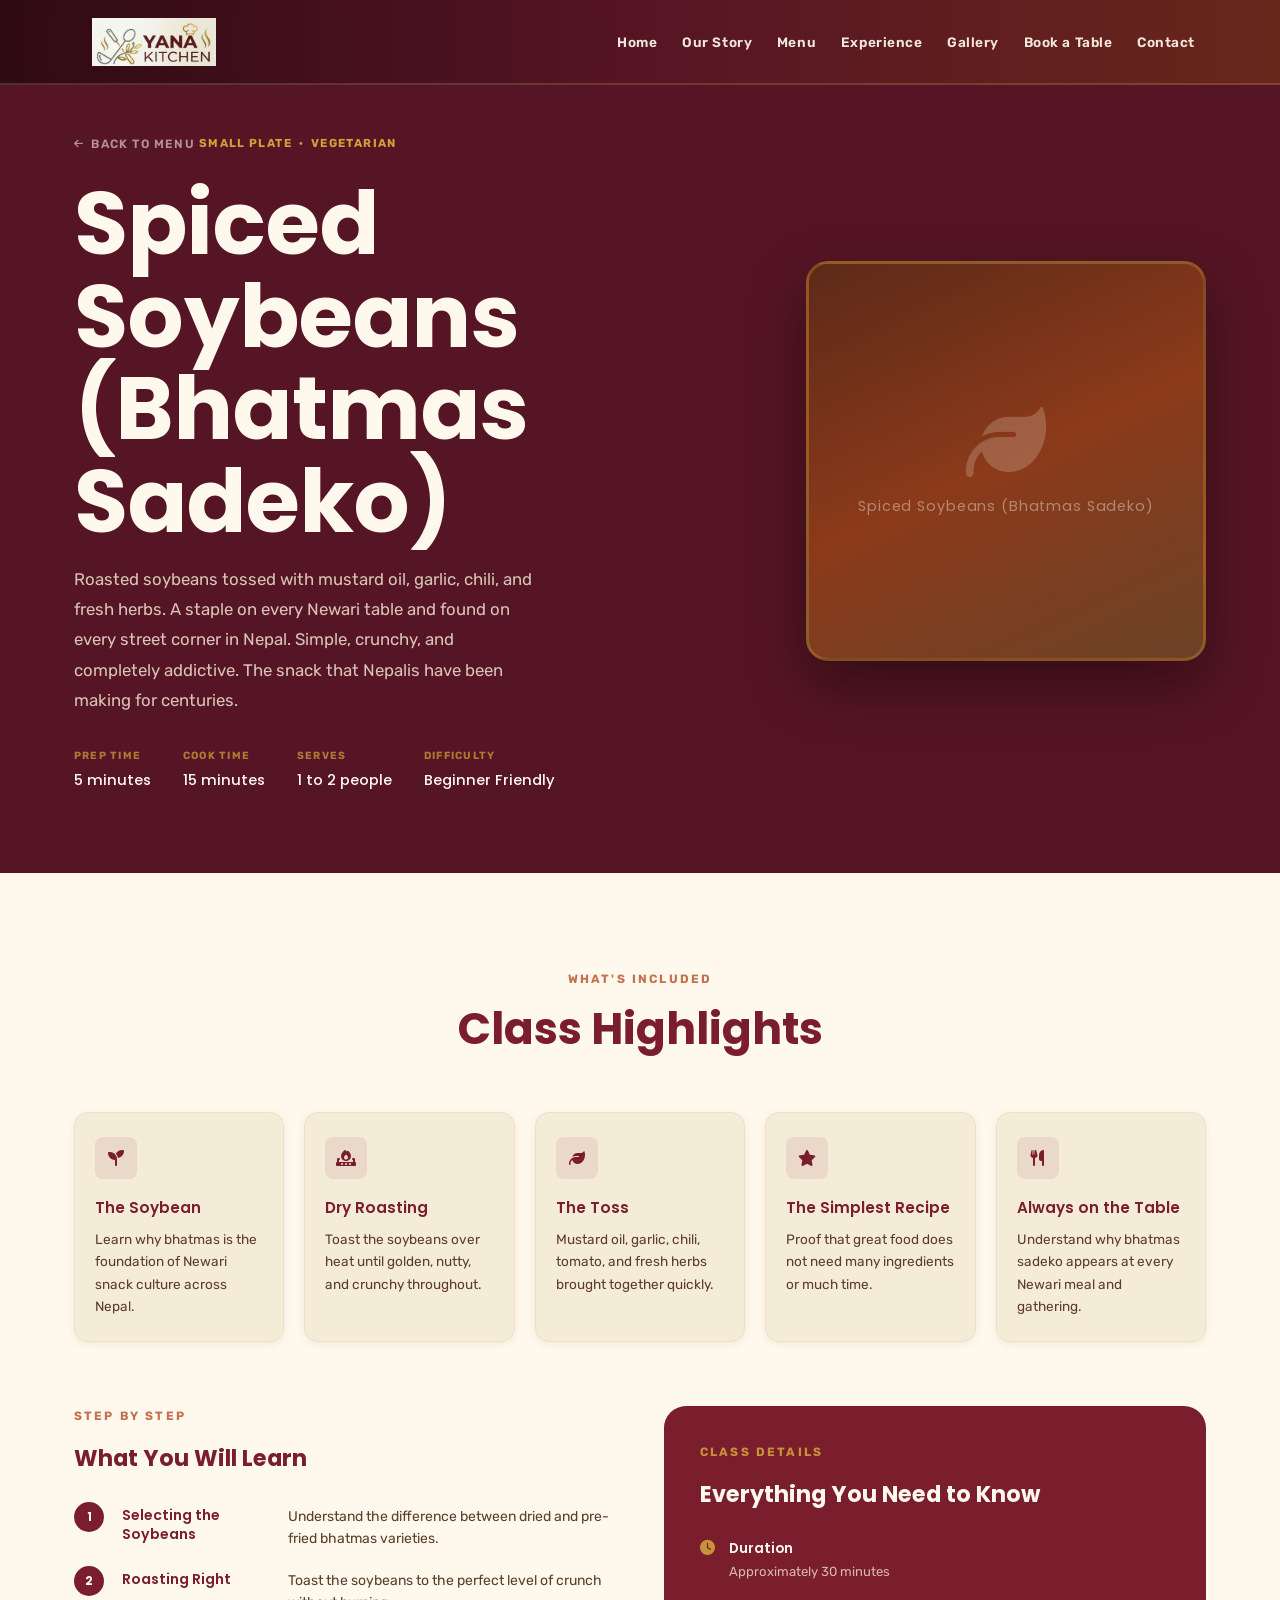
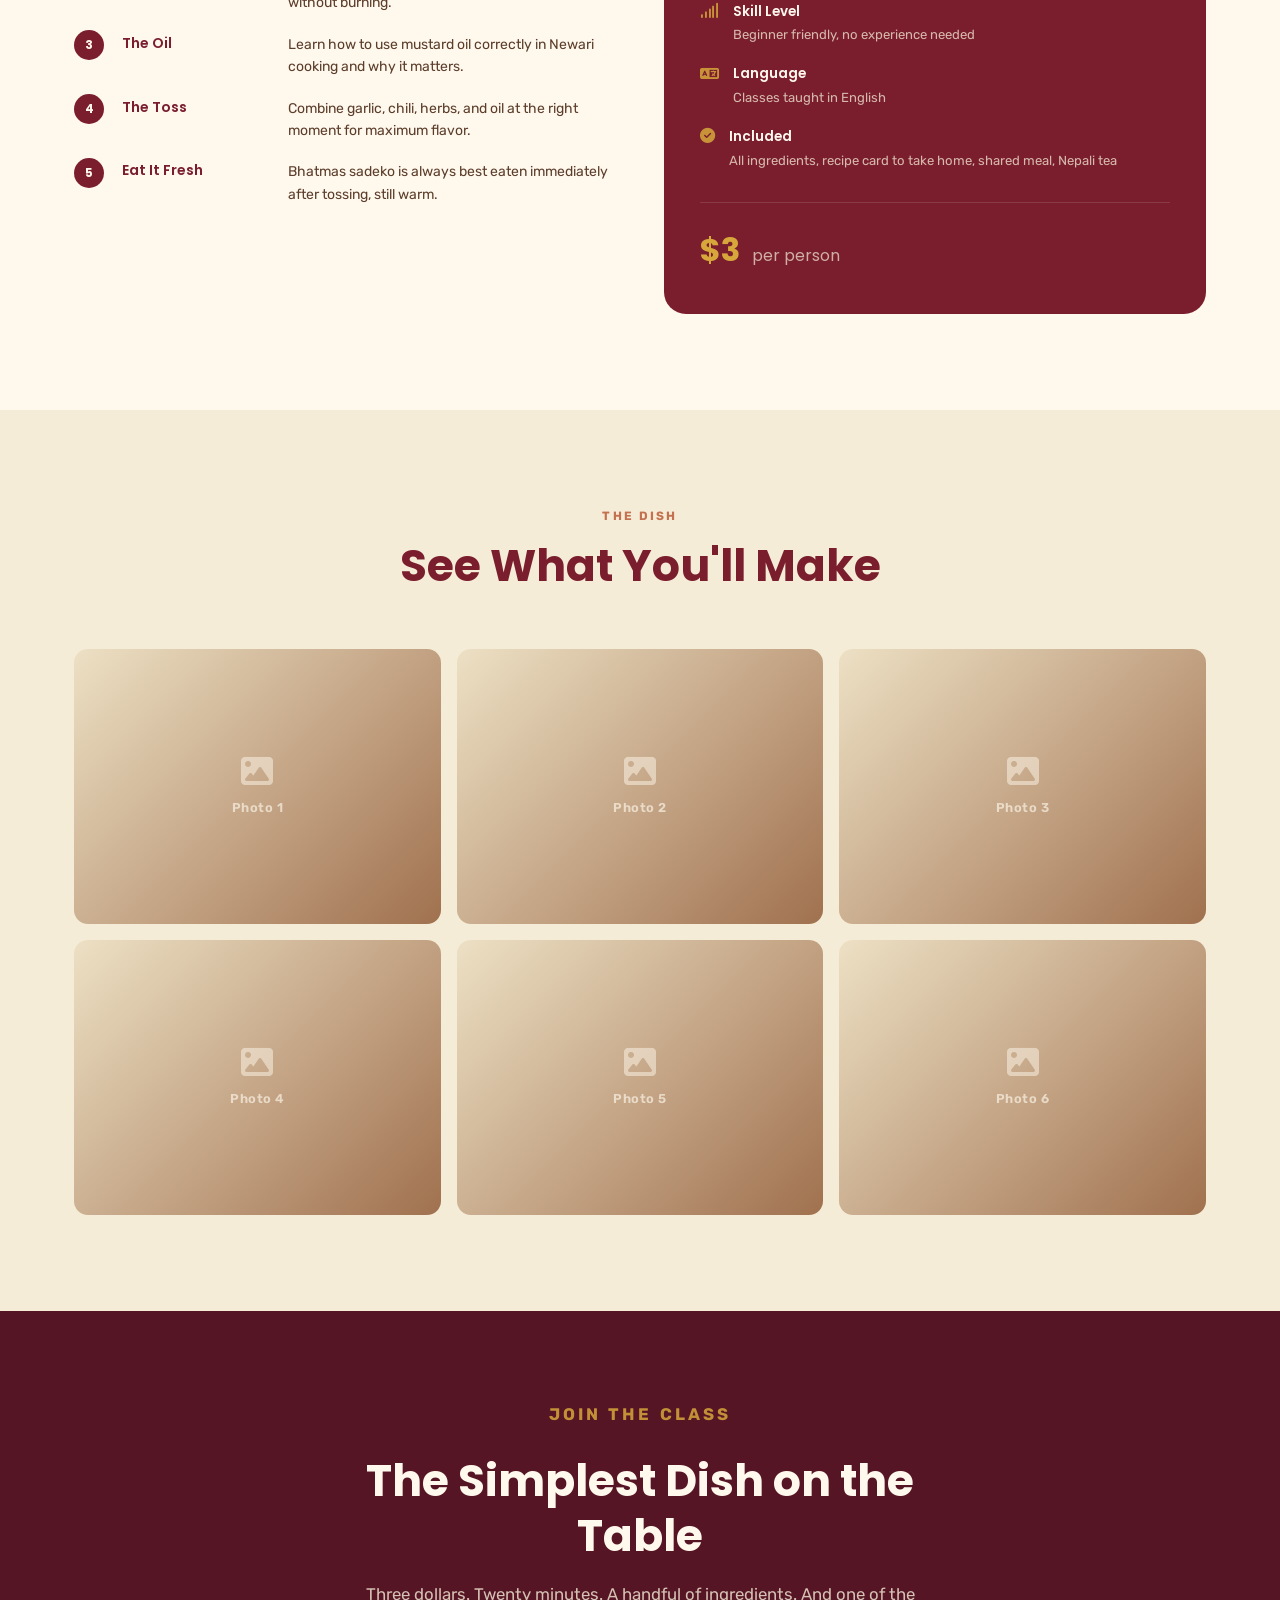
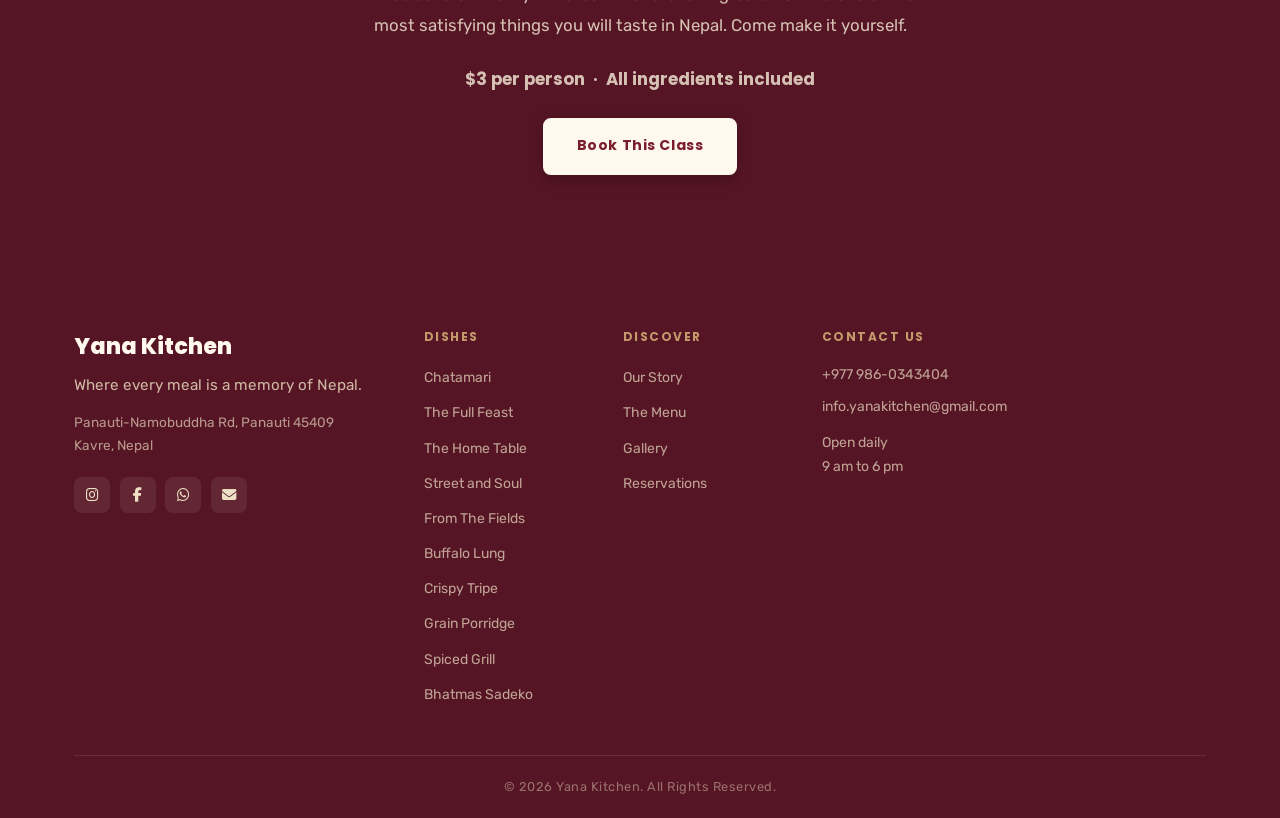
<file: spiced-soybeans.html>
<!DOCTYPE html>
<html lang="en">
<head>
  <meta charset="UTF-8" />
  <meta name="viewport" content="width=device-width, initial-scale=1.0" />
  <meta name="description" content="Learn to cook Spiced Soybeans (Bhatmas Sadeko) at Yana Kitchen in Panauti, Nepal. A hands-on Newari cooking class experience." />
  <title>Spiced Soybeans (Bhatmas Sadeko) | Yana Kitchen</title>

  <link rel="icon" type="image/x-icon" href="/yana_favicon_final/favicon.ico" />
  <link rel="icon" type="image/png" sizes="32x32" href="/yana_favicon_final/favicon-32x32.png" />
  <link rel="icon" type="image/png" sizes="16x16" href="/yana_favicon_final/favicon-16x16.png" />
  <link rel="apple-touch-icon" sizes="180x180" href="/yana_favicon_final/apple-touch-icon.png" />
  <link rel="preconnect" href="https://fonts.googleapis.com" />
  <link rel="preconnect" href="https://fonts.gstatic.com" crossorigin />
  <link href="https://fonts.googleapis.com/css2?family=Poppins:wght@400;500;600;700;800&family=Rubik:wght@300;400;500;600&display=swap" rel="stylesheet" />
  <link rel="stylesheet" href="https://cdnjs.cloudflare.com/ajax/libs/font-awesome/6.4.0/css/all.min.css" crossorigin="anonymous" />
  <link rel="stylesheet" href="style.css" />

  <style>
    /* ── Dish Hero ───────────────────────────────── */
    .dish-hero { background: var(--maroon-dark); padding: 8rem 0 5rem; }
    .dish-hero-inner {
      max-width: 1180px; margin: 0 auto; padding: 0 1.5rem;
      display: grid; grid-template-columns: 1fr 400px;
      gap: 4rem; align-items: center;
    }
    .dish-back-link {
      display: inline-flex; align-items: center; gap: .45rem;
      font-size: .75rem; font-weight: 600; letter-spacing: .1em;
      text-transform: uppercase; color: rgba(255,248,237,.55);
      margin-bottom: 1.5rem; transition: color .25s ease;
    }
    .dish-back-link:hover { color: var(--cream); }
    .dish-back-link i { font-size: .65rem; }
    .dish-category-tag {
      display: inline-block; font-size: .72rem; font-weight: 700;
      letter-spacing: .12em; text-transform: uppercase;
      color: rgba(220,175,60,.9); margin-bottom: .65rem;
    }
    .dish-hero-title {
      font-family: var(--font-heading); font-weight: 700;
      font-size: clamp(3rem, 7vw, 5.5rem);
      color: var(--cream); line-height: 1.05; margin-bottom: 1rem;
    }
    .dish-hero-desc {
      font-size: 1.05rem; color: rgba(245,236,215,.82);
      max-width: 460px; line-height: 1.8; margin-bottom: 2rem;
    }
    .dish-meta-row { display: flex; flex-wrap: wrap; gap: 2rem; }
    .dish-meta-item { display: flex; flex-direction: column; gap: .2rem; }
    .dish-meta-item .meta-label {
      font-size: .65rem; font-weight: 700; letter-spacing: .12em;
      text-transform: uppercase; color: rgba(220,175,60,.65);
    }
    .dish-meta-item .meta-value {
      font-size: .92rem; color: var(--cream); font-weight: 500;
      font-family: var(--font-heading);
    }
    .dish-hero-img {
      width: 100%; aspect-ratio: 1/1;
      background: linear-gradient(155deg, #5C2A18 0%, #8B3A1A 50%, #6B4226 100%);
      border-radius: var(--radius-lg); border: 3px solid rgba(220,175,60,.25);
      box-shadow: 0 24px 60px rgba(0,0,0,.4);
      display: flex; flex-direction: column;
      align-items: center; justify-content: center; gap: .75rem;
    }
    .dish-hero-img i { font-size: 5rem; color: var(--cream); opacity: .2; }
    .dish-hero-img p { font-family: var(--font-heading); color: var(--cream); opacity: .4; font-size: .9rem; letter-spacing: .06em; }

    /* ── Class Details Section ───────────────────── */
    .class-details-section { background: var(--cream); }
    .class-highlights-grid {
      display: grid; grid-template-columns: repeat(auto-fill, minmax(210px, 1fr));
      gap: 1.25rem; margin-top: 2.5rem; margin-bottom: 4rem;
    }
    .class-highlight {
      background: var(--beige); border: 1px solid var(--beige-mid);
      border-radius: var(--radius-md); padding: 1.5rem 1.25rem; box-shadow: var(--shadow-sm);
    }
    .class-hl-icon {
      width: 42px; height: 42px; background: rgba(122,30,46,.09);
      border-radius: var(--radius-sm); display: flex; align-items: center;
      justify-content: center; font-size: 1rem; color: var(--maroon); margin-bottom: 1rem;
    }
    .class-highlight h4 { font-family: var(--font-heading); font-size: .95rem; font-weight: 600; color: var(--maroon); margin-bottom: .4rem; }
    .class-highlight p  { font-size: .85rem; color: var(--text-mid); line-height: 1.65; margin: 0; }
    .class-bottom-grid  { display: grid; grid-template-columns: 1fr 1fr; gap: 3rem; align-items: start; }
    .class-subheading   { font-family: var(--font-heading); font-size: 1.4rem; font-weight: 700; color: var(--maroon); margin-bottom: 1.5rem; }
    .class-learn-table  { display: flex; flex-direction: column; gap: .9rem; margin-top: 1.25rem; }
    .clt-row { display: grid; grid-template-columns: 32px 150px 1fr; gap: .6rem 1rem; align-items: start; }
    .clt-num {
      width: 30px; height: 30px; background: var(--maroon); border-radius: 50%;
      display: flex; align-items: center; justify-content: center;
      font-family: var(--font-heading); font-size: .72rem; font-weight: 700;
      color: var(--cream); flex-shrink: 0; margin-top: .1rem;
    }
    .clt-title { font-family: var(--font-heading); font-size: .88rem; font-weight: 600; color: var(--maroon); padding-top: .3rem; line-height: 1.4; }
    .clt-desc  { font-size: .875rem; color: var(--text-mid); line-height: 1.6; padding-top: .3rem; }
    .class-info-box { background: var(--maroon); border-radius: var(--radius-lg); padding: 2.25rem; }
    .class-info-list { list-style: none; display: flex; flex-direction: column; gap: 1.1rem; margin-bottom: 2rem; }
    .class-info-list li { display: flex; align-items: flex-start; gap: .9rem; }
    .class-info-list li i      { font-size: .95rem; color: rgba(220,175,60,.8); margin-top: .2rem; flex-shrink: 0; }
    .class-info-list li div    { display: flex; flex-direction: column; gap: .15rem; }
    .class-info-list li strong { font-family: var(--font-heading); font-size: .85rem; font-weight: 600; color: var(--cream); }
    .class-info-list li span   { font-size: .82rem; color: rgba(245,236,215,.75); line-height: 1.5; }
    .class-price-tag { font-family: var(--font-heading); font-size: 2rem; font-weight: 700; color: rgba(220,175,60,.95); border-top: 1px solid rgba(255,255,255,.12); padding-top: 1.25rem; }
    .class-price-tag span { font-size: 1rem; font-weight: 400; color: rgba(245,236,215,.7); margin-left: .3rem; }

    /* ── Photo Gallery ───────────────────────────── */
    .dish-gallery-section { background: var(--beige); }
    .dish-photo-grid { display: grid; grid-template-columns: repeat(3, 1fr); gap: 1rem; margin-top: 2.5rem; }
    .dish-photo-item { aspect-ratio: 4/3; border-radius: var(--radius-md); overflow: hidden; cursor: pointer; transition: transform .3s ease, box-shadow .3s ease; }
    .dish-photo-item:hover { transform: scale(1.02); box-shadow: var(--shadow-md); }
    .dish-photo-placeholder { width: 100%; height: 100%; background: linear-gradient(135deg, var(--beige-mid) 0%, var(--wood) 100%); display: flex; flex-direction: column; align-items: center; justify-content: center; gap: .6rem; color: var(--cream); }
    .dish-photo-placeholder i    { font-size: 2rem; opacity: .5; }
    .dish-photo-placeholder span { font-size: .8rem; font-weight: 600; opacity: .65; letter-spacing: .04em; }
    .dish-photo-item img { width: 100%; height: 100%; object-fit: cover; }

    /* ── CTA ─────────────────────────────────────── */
    .dish-cta { background: var(--maroon-dark); padding: 5.5rem 0; text-align: center; }
    .dish-cta-inner { max-width: 600px; margin: 0 auto; padding: 0 1.5rem; }
    .dish-cta .section-eyebrow { color: rgba(220,175,60,.8); }
    .dish-cta .section-heading { color: var(--cream); }
    .dish-cta p { color: rgba(245,236,215,.8); font-size: 1.05rem; line-height: 1.8; margin-bottom: 1.5rem; }
    .dish-cta-price { display: inline-block; font-family: var(--font-heading); font-size: 1.1rem; font-weight: 700; color: rgba(220,175,60,.95); margin-bottom: 2rem; }

    /* ── Responsive ──────────────────────────────── */
    @media (max-width: 900px) {
      .dish-hero-inner   { grid-template-columns: 1fr; }
      .dish-hero-img     { display: none; }
      .dish-photo-grid   { grid-template-columns: repeat(2, 1fr); }
      .class-bottom-grid { grid-template-columns: 1fr; gap: 2rem; }
    }
    @media (max-width: 480px) {
      .dish-hero { padding: 7rem 0 3.5rem; }
      .dish-meta-row { gap: 1.25rem; }
    }
  </style>
</head>
<body>

  <!-- NAV -->
  <header id="header">
    <div class="header-inner">
      <a href="index.html" class="logo" aria-label="Yana Kitchen Home">
        <img src="/yanalog.png" alt="Yana Kitchen" class="logo-img" />
      </a>
      <nav>
        <ul class="nav-links" id="nav-links">
          <li><a href="index.html"            class="nav-link">Home</a></li>
          <li><a href="index.html#story"      class="nav-link">Our Story</a></li>
          <li><a href="index.html#menu"       class="nav-link">Menu</a></li>
          <li><a href="index.html#experience" class="nav-link">Experience</a></li>
          <li><a href="index.html#gallery"    class="nav-link">Gallery</a></li>
          <li><a href="index.html#booking"    class="nav-link">Book a Table</a></li>
          <li><a href="index.html#contact"    class="nav-link">Contact</a></li>
        </ul>
        <button class="hamburger" id="hamburger" aria-label="Toggle navigation" aria-expanded="false">
          <span></span><span></span><span></span>
        </button>
      </nav>
    </div>
  </header>

  <!-- HERO -->
  <section class="dish-hero">
    <div class="dish-hero-inner">
      <div>
        <a href="index.html#menu" class="dish-back-link">
          <i class="fa-solid fa-arrow-left"></i> Back to Menu
        </a>
        <p class="dish-category-tag">Small Plate &nbsp;·&nbsp; Vegetarian</p>
        <h1 class="dish-hero-title">Spiced Soybeans (Bhatmas Sadeko)</h1>
        <p class="dish-hero-desc">Roasted soybeans tossed with mustard oil, garlic, chili, and fresh herbs. A staple on every Newari table and found on every street corner in Nepal. Simple, crunchy, and completely addictive. The snack that Nepalis have been making for centuries.</p>
        <div class="dish-meta-row">
          <div class="dish-meta-item">
            <span class="meta-label">Prep Time</span>
            <span class="meta-value">5 minutes</span>
          </div>
          <div class="dish-meta-item">
            <span class="meta-label">Cook Time</span>
            <span class="meta-value">15 minutes</span>
          </div>
          <div class="dish-meta-item">
            <span class="meta-label">Serves</span>
            <span class="meta-value">1 to 2 people</span>
          </div>
          <div class="dish-meta-item">
            <span class="meta-label">Difficulty</span>
            <span class="meta-value">Beginner Friendly</span>
          </div>
        </div>
      </div>
      <div class="dish-hero-img">
        <i class="fa-solid fa-leaf"></i>
        <p>Spiced Soybeans (Bhatmas Sadeko)</p>
      </div>
    </div>
  </section>

  <!-- CLASS DETAILS -->
  <section class="class-details-section section-padding">
    <div class="container">

      <div class="section-header reveal">
        <p class="section-eyebrow">What's Included</p>
        <h2 class="section-heading">Class Highlights</h2>
      </div>

      <div class="class-highlights-grid">
        <div class="class-highlight reveal">
          <div class="class-hl-icon"><i class="fa-solid fa-seedling"></i></div>
          <h4>The Soybean</h4>
          <p>Learn why bhatmas is the foundation of Newari snack culture across Nepal.</p>
        </div>
        <div class="class-highlight reveal">
          <div class="class-hl-icon"><i class="fa-solid fa-fire-burner"></i></div>
          <h4>Dry Roasting</h4>
          <p>Toast the soybeans over heat until golden, nutty, and crunchy throughout.</p>
        </div>
        <div class="class-highlight reveal">
          <div class="class-hl-icon"><i class="fa-solid fa-leaf"></i></div>
          <h4>The Toss</h4>
          <p>Mustard oil, garlic, chili, tomato, and fresh herbs brought together quickly.</p>
        </div>
        <div class="class-highlight reveal">
          <div class="class-hl-icon"><i class="fa-solid fa-star"></i></div>
          <h4>The Simplest Recipe</h4>
          <p>Proof that great food does not need many ingredients or much time.</p>
        </div>
        <div class="class-highlight reveal">
          <div class="class-hl-icon"><i class="fa-solid fa-utensils"></i></div>
          <h4>Always on the Table</h4>
          <p>Understand why bhatmas sadeko appears at every Newari meal and gathering.</p>
        </div>
      </div>

      <div class="class-bottom-grid">

        <div class="class-learn-wrap reveal">
          <p class="section-eyebrow">Step by Step</p>
          <h3 class="class-subheading">What You Will Learn</h3>
          <div class="class-learn-table">
            <div class="clt-row">
              <span class="clt-num">1</span>
              <strong class="clt-title">Selecting the Soybeans</strong>
              <span class="clt-desc">Understand the difference between dried and pre-fried bhatmas varieties.</span>
            </div>
            <div class="clt-row">
              <span class="clt-num">2</span>
              <strong class="clt-title">Roasting Right</strong>
              <span class="clt-desc">Toast the soybeans to the perfect level of crunch without burning.</span>
            </div>
            <div class="clt-row">
              <span class="clt-num">3</span>
              <strong class="clt-title">The Oil</strong>
              <span class="clt-desc">Learn how to use mustard oil correctly in Newari cooking and why it matters.</span>
            </div>
            <div class="clt-row">
              <span class="clt-num">4</span>
              <strong class="clt-title">The Toss</strong>
              <span class="clt-desc">Combine garlic, chili, herbs, and oil at the right moment for maximum flavor.</span>
            </div>
            <div class="clt-row">
              <span class="clt-num">5</span>
              <strong class="clt-title">Eat It Fresh</strong>
              <span class="clt-desc">Bhatmas sadeko is always best eaten immediately after tossing, still warm.</span>
            </div>
          </div>
        </div>

        <div class="class-info-box reveal">
          <p class="section-eyebrow" style="color:rgba(220,175,60,.8);">Class Details</p>
          <h3 class="class-subheading" style="color:var(--cream);">Everything You Need to Know</h3>
          <ul class="class-info-list">
            <li><i class="fa-solid fa-clock"></i><div><strong>Duration</strong><span>Approximately 30 minutes</span></div></li>
            <li><i class="fa-solid fa-signal"></i><div><strong>Skill Level</strong><span>Beginner friendly, no experience needed</span></div></li>
            <li><i class="fa-solid fa-language"></i><div><strong>Language</strong><span>Classes taught in English</span></div></li>
            <li><i class="fa-solid fa-circle-check"></i><div><strong>Included</strong><span>All ingredients, recipe card to take home, shared meal, Nepali tea</span></div></li>
          </ul>
          <div class="class-price-tag">$3 <span>per person</span></div>
        </div>

      </div>
    </div>
  </section>

  <!-- PHOTO GALLERY -->
  <section class="section-padding dish-gallery-section">
    <div class="container">
      <div class="section-header reveal">
        <p class="section-eyebrow">The Dish</p>
        <h2 class="section-heading">See What You'll Make</h2>
      </div>
      <div class="dish-photo-grid">
        <div class="dish-photo-item reveal"><div class="dish-photo-placeholder"><i class="fa-solid fa-image"></i><span>Photo 1</span></div></div>
        <div class="dish-photo-item reveal"><div class="dish-photo-placeholder"><i class="fa-solid fa-image"></i><span>Photo 2</span></div></div>
        <div class="dish-photo-item reveal"><div class="dish-photo-placeholder"><i class="fa-solid fa-image"></i><span>Photo 3</span></div></div>
        <div class="dish-photo-item reveal"><div class="dish-photo-placeholder"><i class="fa-solid fa-image"></i><span>Photo 4</span></div></div>
        <div class="dish-photo-item reveal"><div class="dish-photo-placeholder"><i class="fa-solid fa-image"></i><span>Photo 5</span></div></div>
        <div class="dish-photo-item reveal"><div class="dish-photo-placeholder"><i class="fa-solid fa-image"></i><span>Photo 6</span></div></div>
      </div>
    </div>
  </section>

  <!-- CTA -->
  <section class="dish-cta">
    <div class="dish-cta-inner">
      <p class="section-eyebrow">Join the Class</p>
      <h2 class="section-heading">The Simplest Dish on the Table</h2>
      <p>Three dollars. Twenty minutes. A handful of ingredients. And one of the most satisfying things you will taste in Nepal. Come make it yourself.</p>
      <p class="dish-cta-price">$3 per person &nbsp;·&nbsp; All ingredients included</p><br />
      <a href="index.html#booking" class="btn-hero-primary">Book This Class</a>
    </div>
  </section>

  <!-- FOOTER -->
  <footer class="footer">
    <div class="footer-inner container">
      <div class="footer-top">
        <div class="footer-brand">
          <div class="footer-logo-row">
            <span class="logo-symbol footer-logo-sym">&#x2638;</span>
            <span class="footer-brand-name">Yana Kitchen</span>
          </div>
          <p class="footer-tagline">Where every meal is a memory of Nepal.</p>
          <p class="footer-address">Panauti-Namobuddha Rd, Panauti 45409<br />Kavre, Nepal</p>
          <div class="footer-socials">
            <a href="https://www.instagram.com/yana.kitchen.np?igsh=MXZxbHlpbHNsZnFzdw==" target="_blank" rel="noopener noreferrer" aria-label="Instagram"><i class="fa-brands fa-instagram"></i></a>
            <a href="https://facebook.com" target="_blank" rel="noopener noreferrer" aria-label="Facebook"><i class="fa-brands fa-facebook-f"></i></a>
            <a href="https://wa.me/9779860343404" target="_blank" rel="noopener noreferrer" aria-label="WhatsApp"><i class="fa-brands fa-whatsapp"></i></a>
            <a href="mailto:info.yanakitchen@gmail.com" aria-label="Email"><i class="fa-solid fa-envelope"></i></a>
          </div>
        </div>
        <div class="footer-col">
          <h4>Dishes</h4>
          <ul>
            <li><a href="chatamari.html">Chatamari</a></li>
            <li><a href="the-full-feast.html">The Full Feast</a></li>
            <li><a href="the-home-table.html">The Home Table</a></li>
            <li><a href="street-and-soul.html">Street and Soul</a></li>
            <li><a href="from-the-fields.html">From The Fields</a></li>
            <li><a href="buffalo-lung.html">Buffalo Lung</a></li>
            <li><a href="crispy-tripe.html">Crispy Tripe</a></li>
            <li><a href="grain-porridge.html">Grain Porridge</a></li>
            <li><a href="spiced-grill.html">Spiced Grill</a></li>
            <li><a href="spiced-soybeans.html">Bhatmas Sadeko</a></li>
          </ul>
        </div>
        <div class="footer-col">
          <h4>Discover</h4>
          <ul>
            <li><a href="index.html#story">Our Story</a></li>
            <li><a href="index.html#menu">The Menu</a></li>
            <li><a href="index.html#gallery">Gallery</a></li>
            <li><a href="index.html#booking">Reservations</a></li>
          </ul>
        </div>
        <div class="footer-col">
          <h4>Contact Us</h4>
          <p>+977 986-0343404</p>
          <p style="margin-top:.5rem;">info.yanakitchen@gmail.com</p>
          <p style="margin-top:.75rem;">Open daily<br />9 am to 6 pm</p>
        </div>
      </div>
      <div class="footer-divider" aria-hidden="true"></div>
      <div class="footer-bottom">
        <p>&copy; 2026 Yana Kitchen. All Rights Reserved.</p>
      </div>
    </div>
  </footer>

  <script>
    const header    = document.getElementById('header');
    const hamburger = document.getElementById('hamburger');
    const navLinks  = document.getElementById('nav-links');
    window.addEventListener('scroll', () => { header.classList.toggle('scrolled', window.scrollY > 50); });
    hamburger.addEventListener('click', () => {
      const open = navLinks.classList.toggle('open');
      hamburger.classList.toggle('open', open);
      hamburger.setAttribute('aria-expanded', open);
    });
    const reveals = document.querySelectorAll('.reveal');
    const ro = new IntersectionObserver(entries => {
      entries.forEach((entry, i) => {
        if (entry.isIntersecting) {
          setTimeout(() => entry.target.classList.add('visible'), i * 80);
          ro.unobserve(entry.target);
        }
      });
    }, { threshold: 0.1 });
    reveals.forEach(el => ro.observe(el));
  </script>
</body>
</html>
</file>
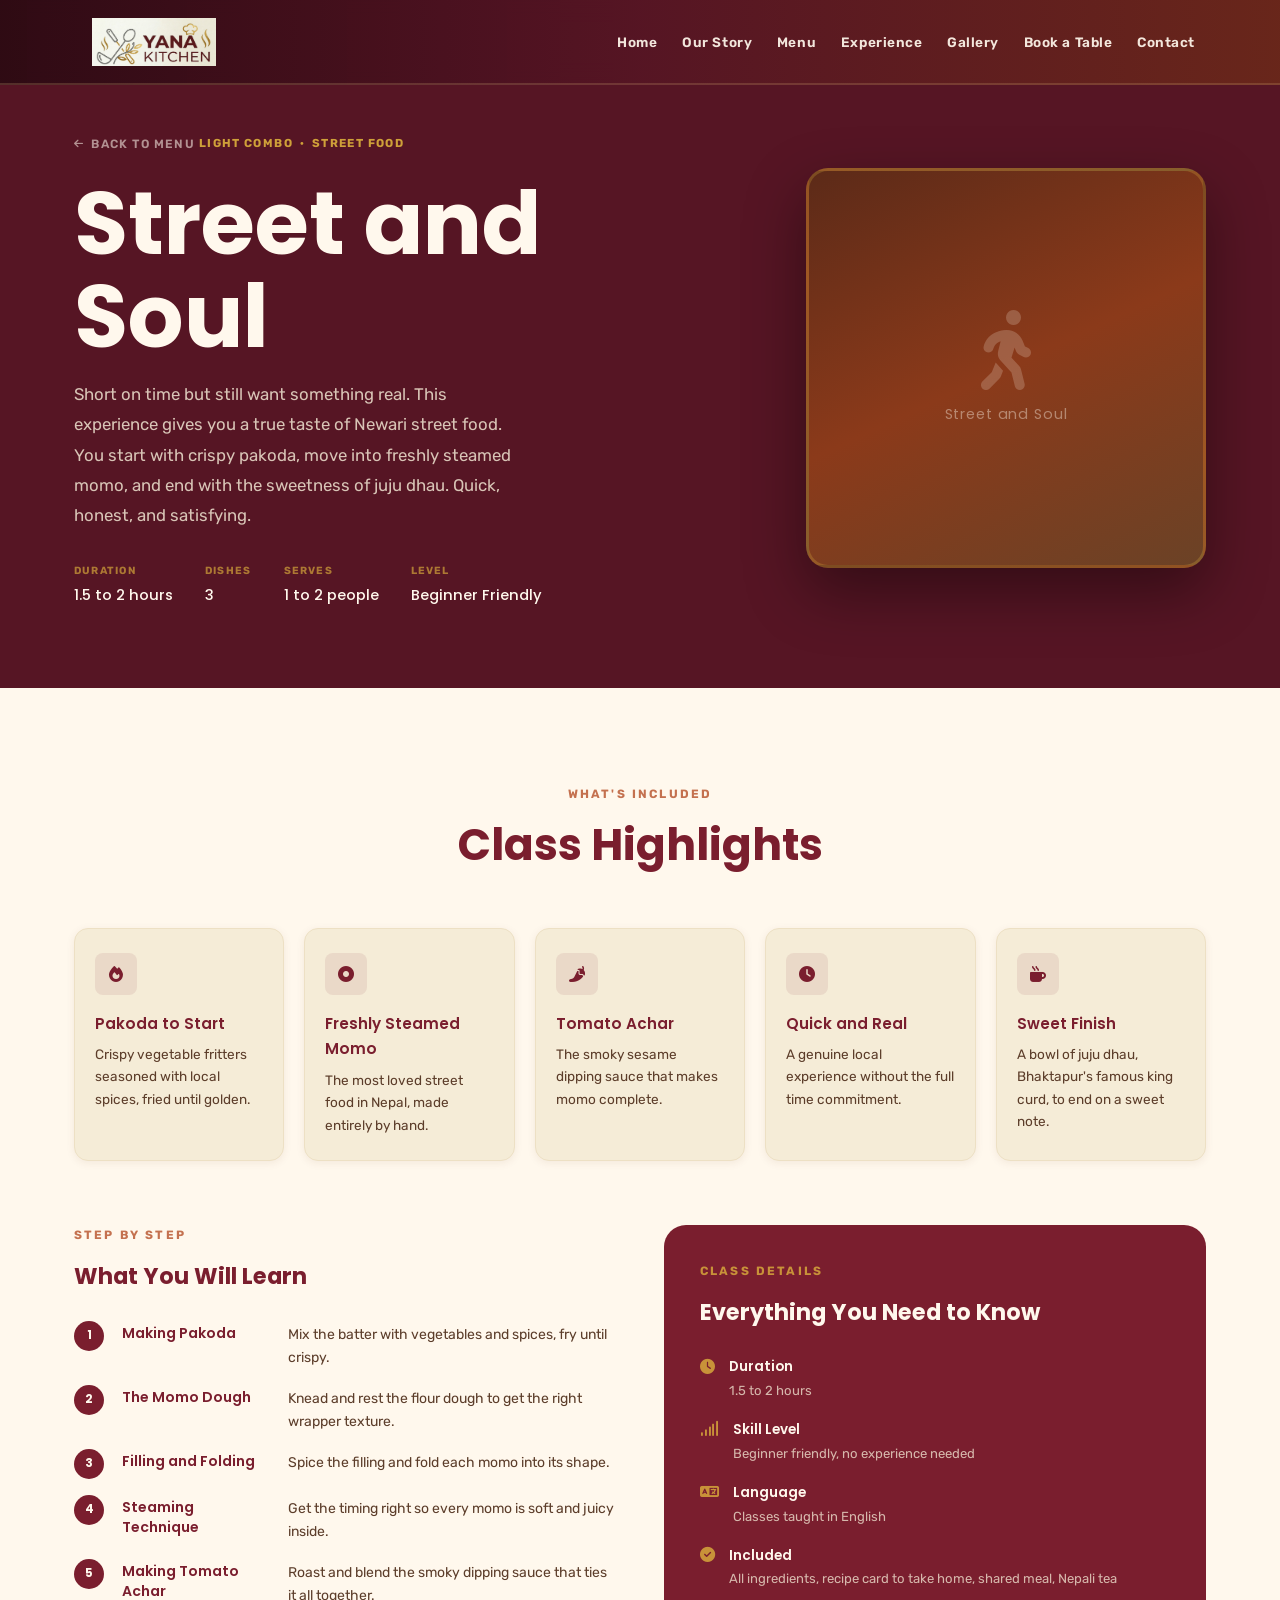
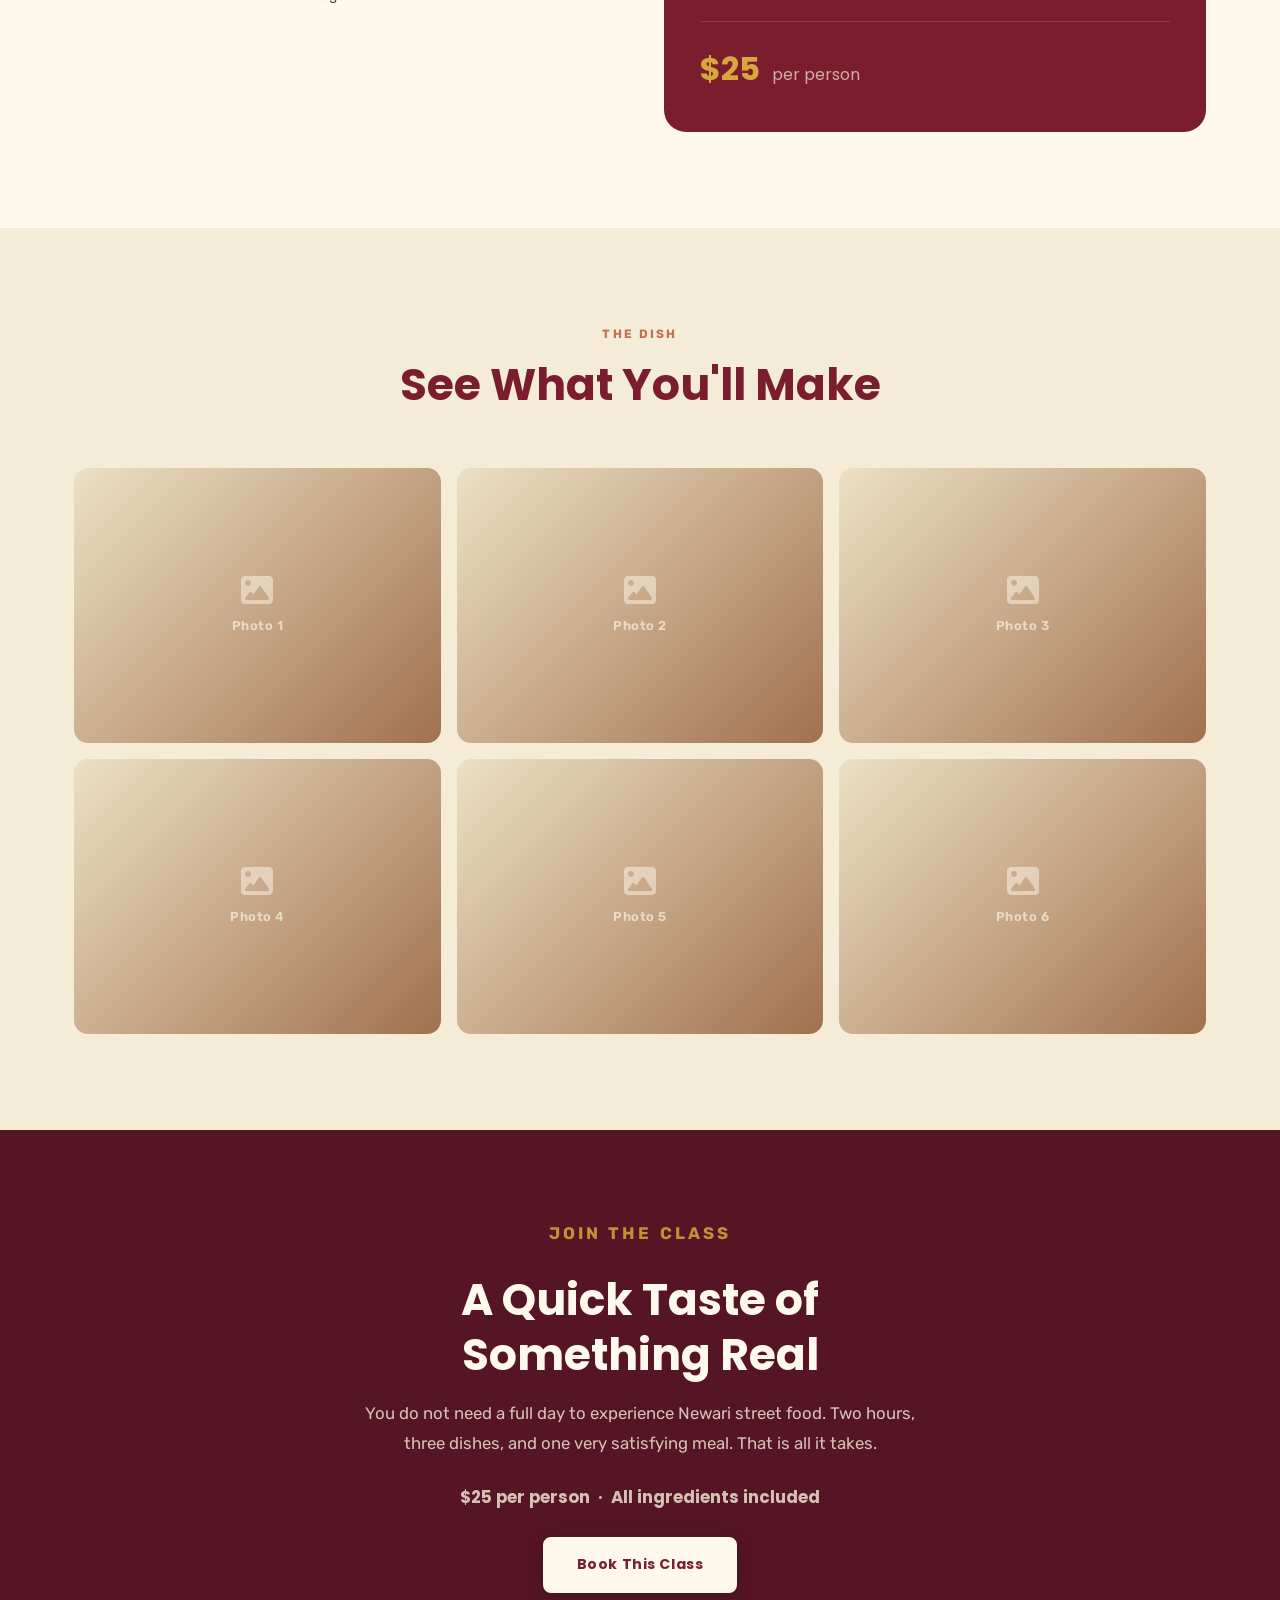
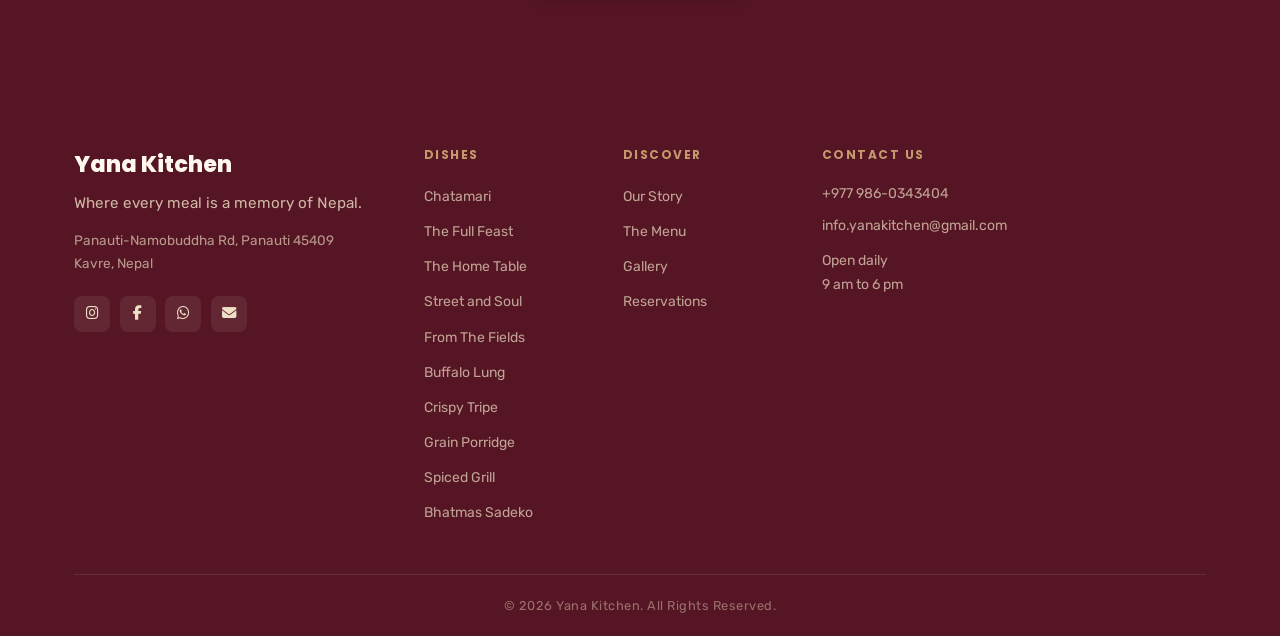
<file: street-and-soul.html>
<!DOCTYPE html>
<html lang="en">
<head>
  <meta charset="UTF-8" />
  <meta name="viewport" content="width=device-width, initial-scale=1.0" />
  <meta name="description" content="Learn to cook Street and Soul at Yana Kitchen in Panauti, Nepal. A hands-on Newari cooking class experience." />
  <title>Street and Soul | Yana Kitchen</title>

  <link rel="icon" type="image/x-icon" href="/yana_favicon_final/favicon.ico" />
  <link rel="icon" type="image/png" sizes="32x32" href="/yana_favicon_final/favicon-32x32.png" />
  <link rel="icon" type="image/png" sizes="16x16" href="/yana_favicon_final/favicon-16x16.png" />
  <link rel="apple-touch-icon" sizes="180x180" href="/yana_favicon_final/apple-touch-icon.png" />
  <link rel="preconnect" href="https://fonts.googleapis.com" />
  <link rel="preconnect" href="https://fonts.gstatic.com" crossorigin />
  <link href="https://fonts.googleapis.com/css2?family=Poppins:wght@400;500;600;700;800&family=Rubik:wght@300;400;500;600&display=swap" rel="stylesheet" />
  <link rel="stylesheet" href="https://cdnjs.cloudflare.com/ajax/libs/font-awesome/6.4.0/css/all.min.css" crossorigin="anonymous" />
  <link rel="stylesheet" href="style.css" />

  <style>
    /* ── Dish Hero ───────────────────────────────── */
    .dish-hero { background: var(--maroon-dark); padding: 8rem 0 5rem; }
    .dish-hero-inner {
      max-width: 1180px; margin: 0 auto; padding: 0 1.5rem;
      display: grid; grid-template-columns: 1fr 400px;
      gap: 4rem; align-items: center;
    }
    .dish-back-link {
      display: inline-flex; align-items: center; gap: .45rem;
      font-size: .75rem; font-weight: 600; letter-spacing: .1em;
      text-transform: uppercase; color: rgba(255,248,237,.55);
      margin-bottom: 1.5rem; transition: color .25s ease;
    }
    .dish-back-link:hover { color: var(--cream); }
    .dish-back-link i { font-size: .65rem; }
    .dish-category-tag {
      display: inline-block; font-size: .72rem; font-weight: 700;
      letter-spacing: .12em; text-transform: uppercase;
      color: rgba(220,175,60,.9); margin-bottom: .65rem;
    }
    .dish-hero-title {
      font-family: var(--font-heading); font-weight: 700;
      font-size: clamp(3rem, 7vw, 5.5rem);
      color: var(--cream); line-height: 1.05; margin-bottom: 1rem;
    }
    .dish-hero-desc {
      font-size: 1.05rem; color: rgba(245,236,215,.82);
      max-width: 460px; line-height: 1.8; margin-bottom: 2rem;
    }
    .dish-meta-row { display: flex; flex-wrap: wrap; gap: 2rem; }
    .dish-meta-item { display: flex; flex-direction: column; gap: .2rem; }
    .dish-meta-item .meta-label {
      font-size: .65rem; font-weight: 700; letter-spacing: .12em;
      text-transform: uppercase; color: rgba(220,175,60,.65);
    }
    .dish-meta-item .meta-value {
      font-size: .92rem; color: var(--cream); font-weight: 500;
      font-family: var(--font-heading);
    }
    .dish-hero-img {
      width: 100%; aspect-ratio: 1/1;
      background: linear-gradient(155deg, #5C2A18 0%, #8B3A1A 50%, #6B4226 100%);
      border-radius: var(--radius-lg); border: 3px solid rgba(220,175,60,.25);
      box-shadow: 0 24px 60px rgba(0,0,0,.4);
      display: flex; flex-direction: column;
      align-items: center; justify-content: center; gap: .75rem;
    }
    .dish-hero-img i { font-size: 5rem; color: var(--cream); opacity: .2; }
    .dish-hero-img p { font-family: var(--font-heading); color: var(--cream); opacity: .4; font-size: .9rem; letter-spacing: .06em; }

    /* ── Class Details Section ───────────────────── */
    .class-details-section { background: var(--cream); }
    .class-highlights-grid {
      display: grid; grid-template-columns: repeat(auto-fill, minmax(210px, 1fr));
      gap: 1.25rem; margin-top: 2.5rem; margin-bottom: 4rem;
    }
    .class-highlight {
      background: var(--beige); border: 1px solid var(--beige-mid);
      border-radius: var(--radius-md); padding: 1.5rem 1.25rem; box-shadow: var(--shadow-sm);
    }
    .class-hl-icon {
      width: 42px; height: 42px; background: rgba(122,30,46,.09);
      border-radius: var(--radius-sm); display: flex; align-items: center;
      justify-content: center; font-size: 1rem; color: var(--maroon); margin-bottom: 1rem;
    }
    .class-highlight h4 { font-family: var(--font-heading); font-size: .95rem; font-weight: 600; color: var(--maroon); margin-bottom: .4rem; }
    .class-highlight p  { font-size: .85rem; color: var(--text-mid); line-height: 1.65; margin: 0; }
    .class-bottom-grid  { display: grid; grid-template-columns: 1fr 1fr; gap: 3rem; align-items: start; }
    .class-subheading   { font-family: var(--font-heading); font-size: 1.4rem; font-weight: 700; color: var(--maroon); margin-bottom: 1.5rem; }
    .class-learn-table  { display: flex; flex-direction: column; gap: .9rem; margin-top: 1.25rem; }
    .clt-row { display: grid; grid-template-columns: 32px 150px 1fr; gap: .6rem 1rem; align-items: start; }
    .clt-num {
      width: 30px; height: 30px; background: var(--maroon); border-radius: 50%;
      display: flex; align-items: center; justify-content: center;
      font-family: var(--font-heading); font-size: .72rem; font-weight: 700;
      color: var(--cream); flex-shrink: 0; margin-top: .1rem;
    }
    .clt-title { font-family: var(--font-heading); font-size: .88rem; font-weight: 600; color: var(--maroon); padding-top: .3rem; line-height: 1.4; }
    .clt-desc  { font-size: .875rem; color: var(--text-mid); line-height: 1.6; padding-top: .3rem; }
    .class-info-box { background: var(--maroon); border-radius: var(--radius-lg); padding: 2.25rem; }
    .class-info-list { list-style: none; display: flex; flex-direction: column; gap: 1.1rem; margin-bottom: 2rem; }
    .class-info-list li { display: flex; align-items: flex-start; gap: .9rem; }
    .class-info-list li i      { font-size: .95rem; color: rgba(220,175,60,.8); margin-top: .2rem; flex-shrink: 0; }
    .class-info-list li div    { display: flex; flex-direction: column; gap: .15rem; }
    .class-info-list li strong { font-family: var(--font-heading); font-size: .85rem; font-weight: 600; color: var(--cream); }
    .class-info-list li span   { font-size: .82rem; color: rgba(245,236,215,.75); line-height: 1.5; }
    .class-price-tag { font-family: var(--font-heading); font-size: 2rem; font-weight: 700; color: rgba(220,175,60,.95); border-top: 1px solid rgba(255,255,255,.12); padding-top: 1.25rem; }
    .class-price-tag span { font-size: 1rem; font-weight: 400; color: rgba(245,236,215,.7); margin-left: .3rem; }

    /* ── Photo Gallery ───────────────────────────── */
    .dish-gallery-section { background: var(--beige); }
    .dish-photo-grid { display: grid; grid-template-columns: repeat(3, 1fr); gap: 1rem; margin-top: 2.5rem; }
    .dish-photo-item { aspect-ratio: 4/3; border-radius: var(--radius-md); overflow: hidden; cursor: pointer; transition: transform .3s ease, box-shadow .3s ease; }
    .dish-photo-item:hover { transform: scale(1.02); box-shadow: var(--shadow-md); }
    .dish-photo-placeholder { width: 100%; height: 100%; background: linear-gradient(135deg, var(--beige-mid) 0%, var(--wood) 100%); display: flex; flex-direction: column; align-items: center; justify-content: center; gap: .6rem; color: var(--cream); }
    .dish-photo-placeholder i    { font-size: 2rem; opacity: .5; }
    .dish-photo-placeholder span { font-size: .8rem; font-weight: 600; opacity: .65; letter-spacing: .04em; }
    .dish-photo-item img { width: 100%; height: 100%; object-fit: cover; }

    /* ── CTA ─────────────────────────────────────── */
    .dish-cta { background: var(--maroon-dark); padding: 5.5rem 0; text-align: center; }
    .dish-cta-inner { max-width: 600px; margin: 0 auto; padding: 0 1.5rem; }
    .dish-cta .section-eyebrow { color: rgba(220,175,60,.8); }
    .dish-cta .section-heading { color: var(--cream); }
    .dish-cta p { color: rgba(245,236,215,.8); font-size: 1.05rem; line-height: 1.8; margin-bottom: 1.5rem; }
    .dish-cta-price { display: inline-block; font-family: var(--font-heading); font-size: 1.1rem; font-weight: 700; color: rgba(220,175,60,.95); margin-bottom: 2rem; }

    /* ── Responsive ──────────────────────────────── */
    @media (max-width: 900px) {
      .dish-hero-inner   { grid-template-columns: 1fr; }
      .dish-hero-img     { display: none; }
      .dish-photo-grid   { grid-template-columns: repeat(2, 1fr); }
      .class-bottom-grid { grid-template-columns: 1fr; gap: 2rem; }
    }
    @media (max-width: 480px) {
      .dish-hero { padding: 7rem 0 3.5rem; }
      .dish-meta-row { gap: 1.25rem; }
    }
  </style>
</head>
<body>

  <!-- NAV -->
  <header id="header">
    <div class="header-inner">
      <a href="index.html" class="logo" aria-label="Yana Kitchen Home">
        <img src="/yanalog.png" alt="Yana Kitchen" class="logo-img" />
      </a>
      <nav>
        <ul class="nav-links" id="nav-links">
          <li><a href="index.html"            class="nav-link">Home</a></li>
          <li><a href="index.html#story"      class="nav-link">Our Story</a></li>
          <li><a href="index.html#menu"       class="nav-link">Menu</a></li>
          <li><a href="index.html#experience" class="nav-link">Experience</a></li>
          <li><a href="index.html#gallery"    class="nav-link">Gallery</a></li>
          <li><a href="index.html#booking"    class="nav-link">Book a Table</a></li>
          <li><a href="index.html#contact"    class="nav-link">Contact</a></li>
        </ul>
        <button class="hamburger" id="hamburger" aria-label="Toggle navigation" aria-expanded="false">
          <span></span><span></span><span></span>
        </button>
      </nav>
    </div>
  </header>

  <!-- HERO -->
  <section class="dish-hero">
    <div class="dish-hero-inner">
      <div>
        <a href="index.html#menu" class="dish-back-link">
          <i class="fa-solid fa-arrow-left"></i> Back to Menu
        </a>
        <p class="dish-category-tag">Light Combo &nbsp;·&nbsp; Street Food</p>
        <h1 class="dish-hero-title">Street and Soul</h1>
        <p class="dish-hero-desc">Short on time but still want something real. This experience gives you a true taste of Newari street food. You start with crispy pakoda, move into freshly steamed momo, and end with the sweetness of juju dhau. Quick, honest, and satisfying.</p>
        <div class="dish-meta-row">
          <div class="dish-meta-item">
            <span class="meta-label">Duration</span>
            <span class="meta-value">1.5 to 2 hours</span>
          </div>
          <div class="dish-meta-item">
            <span class="meta-label">Dishes</span>
            <span class="meta-value">3</span>
          </div>
          <div class="dish-meta-item">
            <span class="meta-label">Serves</span>
            <span class="meta-value">1 to 2 people</span>
          </div>
          <div class="dish-meta-item">
            <span class="meta-label">Level</span>
            <span class="meta-value">Beginner Friendly</span>
          </div>
        </div>
      </div>
      <div class="dish-hero-img">
        <i class="fa-solid fa-person-walking"></i>
        <p>Street and Soul</p>
      </div>
    </div>
  </section>

  <!-- CLASS DETAILS -->
  <section class="class-details-section section-padding">
    <div class="container">

      <div class="section-header reveal">
        <p class="section-eyebrow">What's Included</p>
        <h2 class="section-heading">Class Highlights</h2>
      </div>

      <div class="class-highlights-grid">
        <div class="class-highlight reveal">
          <div class="class-hl-icon"><i class="fa-solid fa-fire"></i></div>
          <h4>Pakoda to Start</h4>
          <p>Crispy vegetable fritters seasoned with local spices, fried until golden.</p>
        </div>
        <div class="class-highlight reveal">
          <div class="class-hl-icon"><i class="fa-solid fa-circle-dot"></i></div>
          <h4>Freshly Steamed Momo</h4>
          <p>The most loved street food in Nepal, made entirely by hand.</p>
        </div>
        <div class="class-highlight reveal">
          <div class="class-hl-icon"><i class="fa-solid fa-pepper-hot"></i></div>
          <h4>Tomato Achar</h4>
          <p>The smoky sesame dipping sauce that makes momo complete.</p>
        </div>
        <div class="class-highlight reveal">
          <div class="class-hl-icon"><i class="fa-solid fa-clock"></i></div>
          <h4>Quick and Real</h4>
          <p>A genuine local experience without the full time commitment.</p>
        </div>
        <div class="class-highlight reveal">
          <div class="class-hl-icon"><i class="fa-solid fa-mug-hot"></i></div>
          <h4>Sweet Finish</h4>
          <p>A bowl of juju dhau, Bhaktapur's famous king curd, to end on a sweet note.</p>
        </div>
      </div>

      <div class="class-bottom-grid">

        <div class="class-learn-wrap reveal">
          <p class="section-eyebrow">Step by Step</p>
          <h3 class="class-subheading">What You Will Learn</h3>
          <div class="class-learn-table">
            <div class="clt-row">
              <span class="clt-num">1</span>
              <strong class="clt-title">Making Pakoda</strong>
              <span class="clt-desc">Mix the batter with vegetables and spices, fry until crispy.</span>
            </div>
            <div class="clt-row">
              <span class="clt-num">2</span>
              <strong class="clt-title">The Momo Dough</strong>
              <span class="clt-desc">Knead and rest the flour dough to get the right wrapper texture.</span>
            </div>
            <div class="clt-row">
              <span class="clt-num">3</span>
              <strong class="clt-title">Filling and Folding</strong>
              <span class="clt-desc">Spice the filling and fold each momo into its shape.</span>
            </div>
            <div class="clt-row">
              <span class="clt-num">4</span>
              <strong class="clt-title">Steaming Technique</strong>
              <span class="clt-desc">Get the timing right so every momo is soft and juicy inside.</span>
            </div>
            <div class="clt-row">
              <span class="clt-num">5</span>
              <strong class="clt-title">Making Tomato Achar</strong>
              <span class="clt-desc">Roast and blend the smoky dipping sauce that ties it all together.</span>
            </div>
          </div>
        </div>

        <div class="class-info-box reveal">
          <p class="section-eyebrow" style="color:rgba(220,175,60,.8);">Class Details</p>
          <h3 class="class-subheading" style="color:var(--cream);">Everything You Need to Know</h3>
          <ul class="class-info-list">
            <li><i class="fa-solid fa-clock"></i><div><strong>Duration</strong><span>1.5 to 2 hours</span></div></li>
            <li><i class="fa-solid fa-signal"></i><div><strong>Skill Level</strong><span>Beginner friendly, no experience needed</span></div></li>
            <li><i class="fa-solid fa-language"></i><div><strong>Language</strong><span>Classes taught in English</span></div></li>
            <li><i class="fa-solid fa-circle-check"></i><div><strong>Included</strong><span>All ingredients, recipe card to take home, shared meal, Nepali tea</span></div></li>
          </ul>
          <div class="class-price-tag">$25 <span>per person</span></div>
        </div>

      </div>
    </div>
  </section>

  <!-- PHOTO GALLERY -->
  <section class="section-padding dish-gallery-section">
    <div class="container">
      <div class="section-header reveal">
        <p class="section-eyebrow">The Dish</p>
        <h2 class="section-heading">See What You'll Make</h2>
      </div>
      <div class="dish-photo-grid">
        <div class="dish-photo-item reveal"><div class="dish-photo-placeholder"><i class="fa-solid fa-image"></i><span>Photo 1</span></div></div>
        <div class="dish-photo-item reveal"><div class="dish-photo-placeholder"><i class="fa-solid fa-image"></i><span>Photo 2</span></div></div>
        <div class="dish-photo-item reveal"><div class="dish-photo-placeholder"><i class="fa-solid fa-image"></i><span>Photo 3</span></div></div>
        <div class="dish-photo-item reveal"><div class="dish-photo-placeholder"><i class="fa-solid fa-image"></i><span>Photo 4</span></div></div>
        <div class="dish-photo-item reveal"><div class="dish-photo-placeholder"><i class="fa-solid fa-image"></i><span>Photo 5</span></div></div>
        <div class="dish-photo-item reveal"><div class="dish-photo-placeholder"><i class="fa-solid fa-image"></i><span>Photo 6</span></div></div>
      </div>
    </div>
  </section>

  <!-- CTA -->
  <section class="dish-cta">
    <div class="dish-cta-inner">
      <p class="section-eyebrow">Join the Class</p>
      <h2 class="section-heading">A Quick Taste of Something Real</h2>
      <p>You do not need a full day to experience Newari street food. Two hours, three dishes, and one very satisfying meal. That is all it takes.</p>
      <p class="dish-cta-price">$25 per person &nbsp;·&nbsp; All ingredients included</p><br />
      <a href="index.html#booking" class="btn-hero-primary">Book This Class</a>
    </div>
  </section>

  <!-- FOOTER -->
  <footer class="footer">
    <div class="footer-inner container">
      <div class="footer-top">
        <div class="footer-brand">
          <div class="footer-logo-row">
            <span class="logo-symbol footer-logo-sym">&#x2638;</span>
            <span class="footer-brand-name">Yana Kitchen</span>
          </div>
          <p class="footer-tagline">Where every meal is a memory of Nepal.</p>
          <p class="footer-address">Panauti-Namobuddha Rd, Panauti 45409<br />Kavre, Nepal</p>
          <div class="footer-socials">
            <a href="https://www.instagram.com/yana.kitchen.np?igsh=MXZxbHlpbHNsZnFzdw==" target="_blank" rel="noopener noreferrer" aria-label="Instagram"><i class="fa-brands fa-instagram"></i></a>
            <a href="https://facebook.com" target="_blank" rel="noopener noreferrer" aria-label="Facebook"><i class="fa-brands fa-facebook-f"></i></a>
            <a href="https://wa.me/9779860343404" target="_blank" rel="noopener noreferrer" aria-label="WhatsApp"><i class="fa-brands fa-whatsapp"></i></a>
            <a href="mailto:info.yanakitchen@gmail.com" aria-label="Email"><i class="fa-solid fa-envelope"></i></a>
          </div>
        </div>
        <div class="footer-col">
          <h4>Dishes</h4>
          <ul>
            <li><a href="chatamari.html">Chatamari</a></li>
            <li><a href="the-full-feast.html">The Full Feast</a></li>
            <li><a href="the-home-table.html">The Home Table</a></li>
            <li><a href="street-and-soul.html">Street and Soul</a></li>
            <li><a href="from-the-fields.html">From The Fields</a></li>
            <li><a href="buffalo-lung.html">Buffalo Lung</a></li>
            <li><a href="crispy-tripe.html">Crispy Tripe</a></li>
            <li><a href="grain-porridge.html">Grain Porridge</a></li>
            <li><a href="spiced-grill.html">Spiced Grill</a></li>
            <li><a href="spiced-soybeans.html">Bhatmas Sadeko</a></li>
          </ul>
        </div>
        <div class="footer-col">
          <h4>Discover</h4>
          <ul>
            <li><a href="index.html#story">Our Story</a></li>
            <li><a href="index.html#menu">The Menu</a></li>
            <li><a href="index.html#gallery">Gallery</a></li>
            <li><a href="index.html#booking">Reservations</a></li>
          </ul>
        </div>
        <div class="footer-col">
          <h4>Contact Us</h4>
          <p>+977 986-0343404</p>
          <p style="margin-top:.5rem;">info.yanakitchen@gmail.com</p>
          <p style="margin-top:.75rem;">Open daily<br />9 am to 6 pm</p>
        </div>
      </div>
      <div class="footer-divider" aria-hidden="true"></div>
      <div class="footer-bottom">
        <p>&copy; 2026 Yana Kitchen. All Rights Reserved.</p>
      </div>
    </div>
  </footer>

  <script>
    const header    = document.getElementById('header');
    const hamburger = document.getElementById('hamburger');
    const navLinks  = document.getElementById('nav-links');
    window.addEventListener('scroll', () => { header.classList.toggle('scrolled', window.scrollY > 50); });
    hamburger.addEventListener('click', () => {
      const open = navLinks.classList.toggle('open');
      hamburger.classList.toggle('open', open);
      hamburger.setAttribute('aria-expanded', open);
    });
    const reveals = document.querySelectorAll('.reveal');
    const ro = new IntersectionObserver(entries => {
      entries.forEach((entry, i) => {
        if (entry.isIntersecting) {
          setTimeout(() => entry.target.classList.add('visible'), i * 80);
          ro.unobserve(entry.target);
        }
      });
    }, { threshold: 0.1 });
    reveals.forEach(el => ro.observe(el));
  </script>
</body>
</html>
</file>
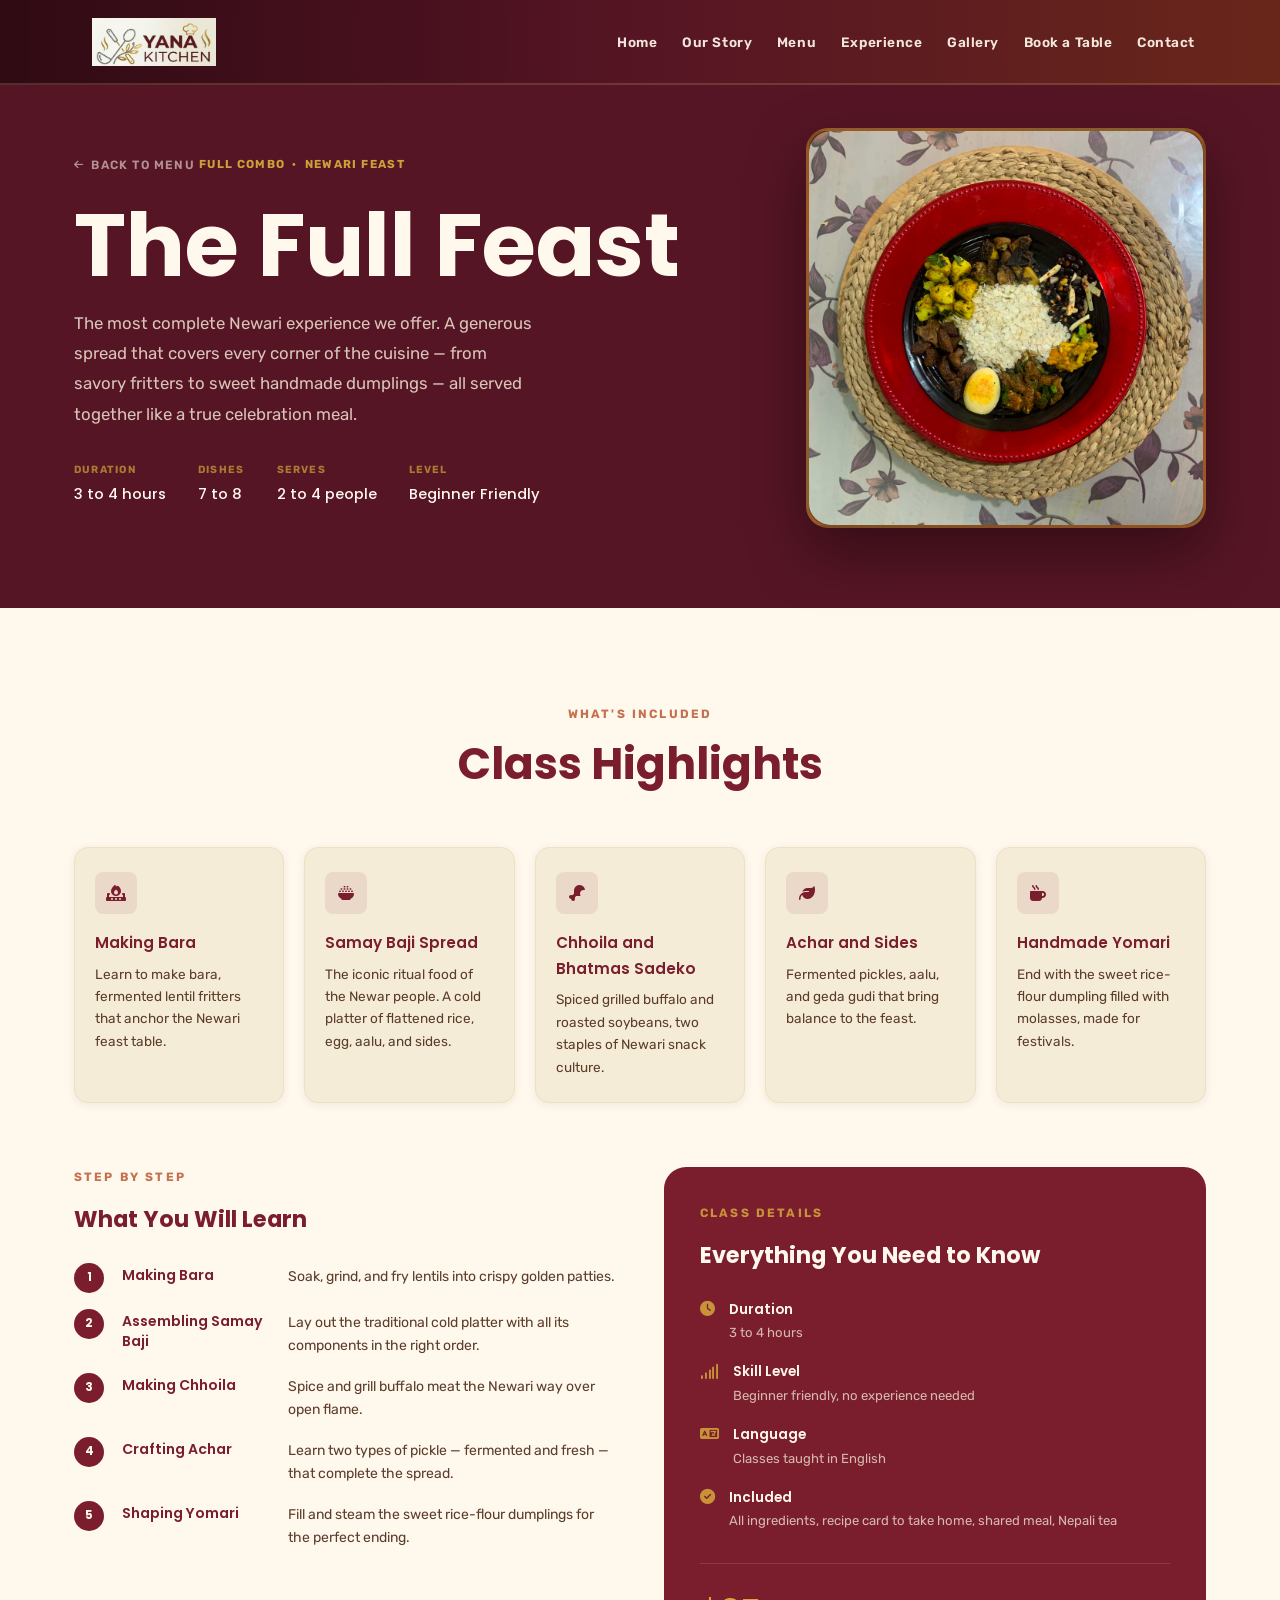
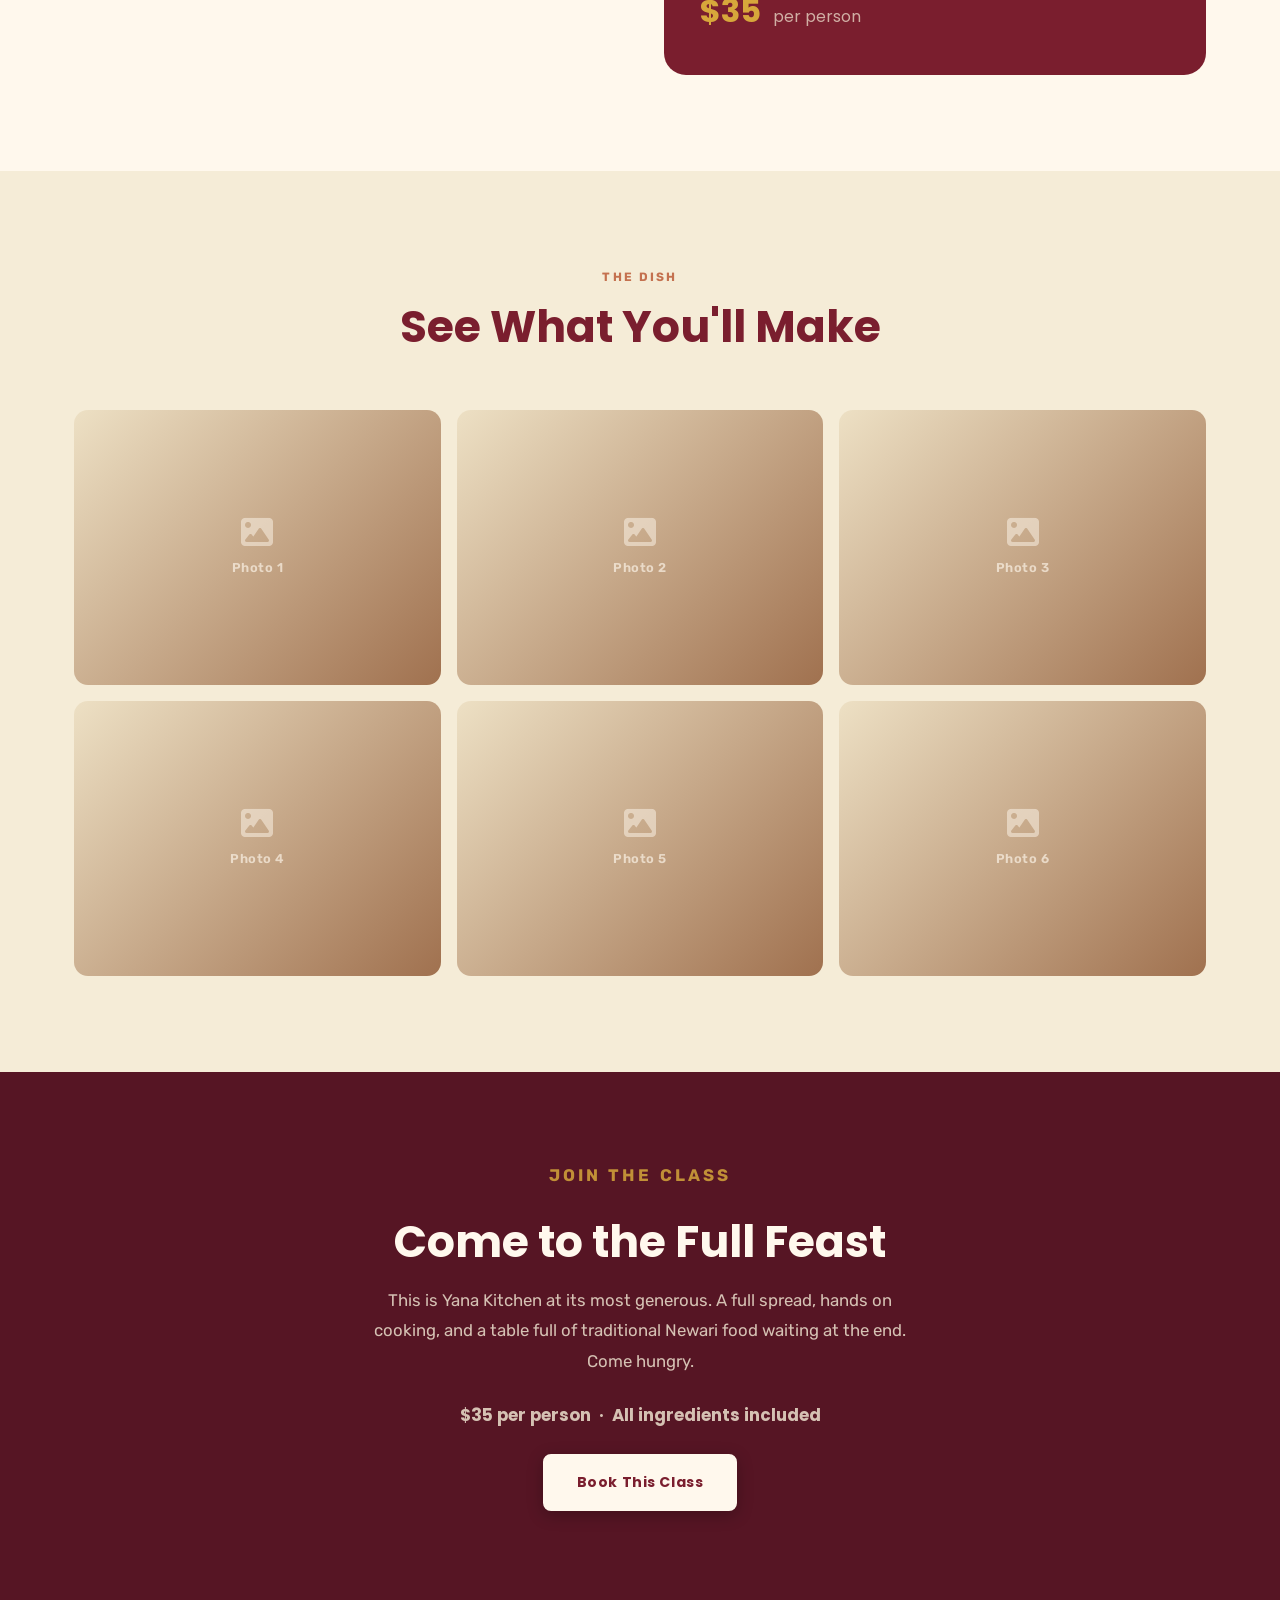
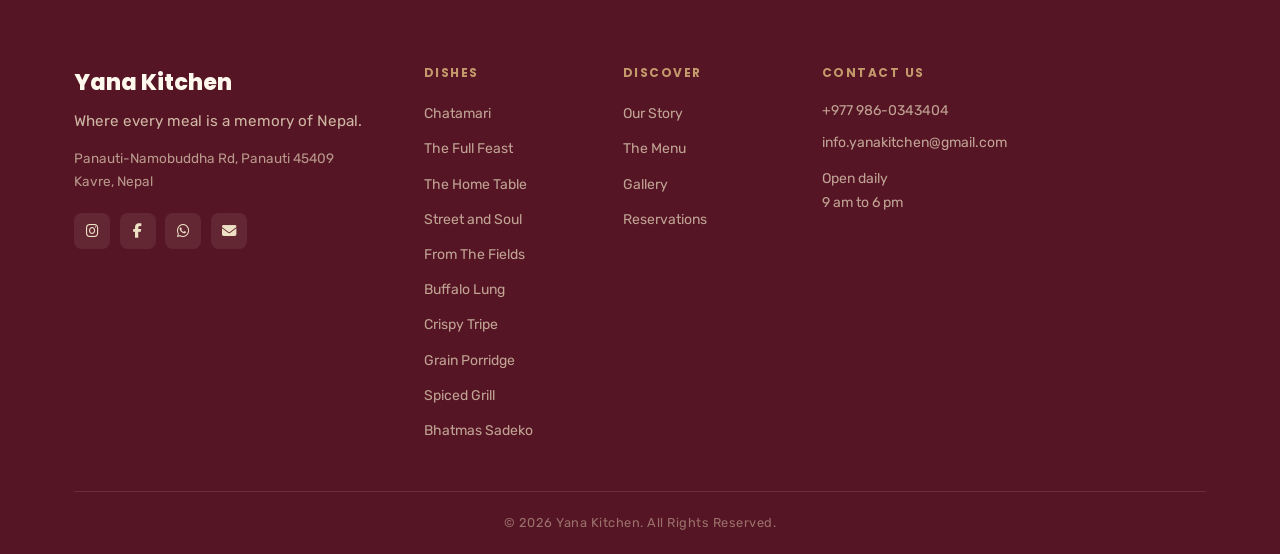
<file: the-full-feast.html>
<!DOCTYPE html>
<html lang="en">
<head>
  <meta charset="UTF-8" />
  <meta name="viewport" content="width=device-width, initial-scale=1.0" />
  <meta name="description" content="Learn to cook The Full Feast at Yana Kitchen in Panauti, Nepal. A hands-on Newari cooking class experience." />
  <title>The Full Feast | Yana Kitchen</title>

  <link rel="icon" type="image/x-icon" href="/yana_favicon_final/favicon.ico" />
  <link rel="icon" type="image/png" sizes="32x32" href="/yana_favicon_final/favicon-32x32.png" />
  <link rel="icon" type="image/png" sizes="16x16" href="/yana_favicon_final/favicon-16x16.png" />
  <link rel="apple-touch-icon" sizes="180x180" href="/yana_favicon_final/apple-touch-icon.png" />
  <link rel="preconnect" href="https://fonts.googleapis.com" />
  <link rel="preconnect" href="https://fonts.gstatic.com" crossorigin />
  <link href="https://fonts.googleapis.com/css2?family=Poppins:wght@400;500;600;700;800&family=Rubik:wght@300;400;500;600&display=swap" rel="stylesheet" />
  <link rel="stylesheet" href="https://cdnjs.cloudflare.com/ajax/libs/font-awesome/6.4.0/css/all.min.css" crossorigin="anonymous" />
  <link rel="stylesheet" href="style.css" />

  <style>
    /* ── Dish Hero ───────────────────────────────── */
    .dish-hero { background: var(--maroon-dark); padding: 8rem 0 5rem; }
    .dish-hero-inner {
      max-width: 1180px; margin: 0 auto; padding: 0 1.5rem;
      display: grid; grid-template-columns: 1fr 400px;
      gap: 4rem; align-items: center;
    }
    .dish-back-link {
      display: inline-flex; align-items: center; gap: .45rem;
      font-size: .75rem; font-weight: 600; letter-spacing: .1em;
      text-transform: uppercase; color: rgba(255,248,237,.55);
      margin-bottom: 1.5rem; transition: color .25s ease;
    }
    .dish-back-link:hover { color: var(--cream); }
    .dish-back-link i { font-size: .65rem; }
    .dish-category-tag {
      display: inline-block; font-size: .72rem; font-weight: 700;
      letter-spacing: .12em; text-transform: uppercase;
      color: rgba(220,175,60,.9); margin-bottom: .65rem;
    }
    .dish-hero-title {
      font-family: var(--font-heading); font-weight: 700;
      font-size: clamp(3rem, 7vw, 5.5rem);
      color: var(--cream); line-height: 1.05; margin-bottom: 1rem;
    }
    .dish-hero-desc {
      font-size: 1.05rem; color: rgba(245,236,215,.82);
      max-width: 460px; line-height: 1.8; margin-bottom: 2rem;
    }
    .dish-meta-row { display: flex; flex-wrap: wrap; gap: 2rem; }
    .dish-meta-item { display: flex; flex-direction: column; gap: .2rem; }
    .dish-meta-item .meta-label {
      font-size: .65rem; font-weight: 700; letter-spacing: .12em;
      text-transform: uppercase; color: rgba(220,175,60,.65);
    }
    .dish-meta-item .meta-value {
      font-size: .92rem; color: var(--cream); font-weight: 500;
      font-family: var(--font-heading);
    }
    .dish-hero-img {
      width: 100%; aspect-ratio: 1/1;
      background: linear-gradient(155deg, #5C2A18 0%, #8B3A1A 50%, #6B4226 100%);
      border-radius: var(--radius-lg); border: 3px solid rgba(220,175,60,.25);
      box-shadow: 0 24px 60px rgba(0,0,0,.4);
      display: flex; flex-direction: column;
      align-items: center; justify-content: center; gap: .75rem;
    }
    .dish-hero-img i { font-size: 5rem; color: var(--cream); opacity: .2; }
    .dish-hero-img p { font-family: var(--font-heading); color: var(--cream); opacity: .4; font-size: .9rem; letter-spacing: .06em; }

    /* ── Class Details Section ───────────────────── */
    .class-details-section { background: var(--cream); }
    .class-highlights-grid {
      display: grid; grid-template-columns: repeat(auto-fill, minmax(210px, 1fr));
      gap: 1.25rem; margin-top: 2.5rem; margin-bottom: 4rem;
    }
    .class-highlight {
      background: var(--beige); border: 1px solid var(--beige-mid);
      border-radius: var(--radius-md); padding: 1.5rem 1.25rem; box-shadow: var(--shadow-sm);
    }
    .class-hl-icon {
      width: 42px; height: 42px; background: rgba(122,30,46,.09);
      border-radius: var(--radius-sm); display: flex; align-items: center;
      justify-content: center; font-size: 1rem; color: var(--maroon); margin-bottom: 1rem;
    }
    .class-highlight h4 { font-family: var(--font-heading); font-size: .95rem; font-weight: 600; color: var(--maroon); margin-bottom: .4rem; }
    .class-highlight p  { font-size: .85rem; color: var(--text-mid); line-height: 1.65; margin: 0; }
    .class-bottom-grid  { display: grid; grid-template-columns: 1fr 1fr; gap: 3rem; align-items: start; }
    .class-subheading   { font-family: var(--font-heading); font-size: 1.4rem; font-weight: 700; color: var(--maroon); margin-bottom: 1.5rem; }
    .class-learn-table  { display: flex; flex-direction: column; gap: .9rem; margin-top: 1.25rem; }
    .clt-row { display: grid; grid-template-columns: 32px 150px 1fr; gap: .6rem 1rem; align-items: start; }
    .clt-num {
      width: 30px; height: 30px; background: var(--maroon); border-radius: 50%;
      display: flex; align-items: center; justify-content: center;
      font-family: var(--font-heading); font-size: .72rem; font-weight: 700;
      color: var(--cream); flex-shrink: 0; margin-top: .1rem;
    }
    .clt-title { font-family: var(--font-heading); font-size: .88rem; font-weight: 600; color: var(--maroon); padding-top: .3rem; line-height: 1.4; }
    .clt-desc  { font-size: .875rem; color: var(--text-mid); line-height: 1.6; padding-top: .3rem; }
    .class-info-box { background: var(--maroon); border-radius: var(--radius-lg); padding: 2.25rem; }
    .class-info-list { list-style: none; display: flex; flex-direction: column; gap: 1.1rem; margin-bottom: 2rem; }
    .class-info-list li { display: flex; align-items: flex-start; gap: .9rem; }
    .class-info-list li i      { font-size: .95rem; color: rgba(220,175,60,.8); margin-top: .2rem; flex-shrink: 0; }
    .class-info-list li div    { display: flex; flex-direction: column; gap: .15rem; }
    .class-info-list li strong { font-family: var(--font-heading); font-size: .85rem; font-weight: 600; color: var(--cream); }
    .class-info-list li span   { font-size: .82rem; color: rgba(245,236,215,.75); line-height: 1.5; }
    .class-price-tag { font-family: var(--font-heading); font-size: 2rem; font-weight: 700; color: rgba(220,175,60,.95); border-top: 1px solid rgba(255,255,255,.12); padding-top: 1.25rem; }
    .class-price-tag span { font-size: 1rem; font-weight: 400; color: rgba(245,236,215,.7); margin-left: .3rem; }

    /* ── Photo Gallery ───────────────────────────── */
    .dish-gallery-section { background: var(--beige); }
    .dish-photo-grid { display: grid; grid-template-columns: repeat(3, 1fr); gap: 1rem; margin-top: 2.5rem; }
    .dish-photo-item { aspect-ratio: 4/3; border-radius: var(--radius-md); overflow: hidden; cursor: pointer; transition: transform .3s ease, box-shadow .3s ease; }
    .dish-photo-item:hover { transform: scale(1.02); box-shadow: var(--shadow-md); }
    .dish-photo-placeholder { width: 100%; height: 100%; background: linear-gradient(135deg, var(--beige-mid) 0%, var(--wood) 100%); display: flex; flex-direction: column; align-items: center; justify-content: center; gap: .6rem; color: var(--cream); }
    .dish-photo-placeholder i    { font-size: 2rem; opacity: .5; }
    .dish-photo-placeholder span { font-size: .8rem; font-weight: 600; opacity: .65; letter-spacing: .04em; }
    .dish-photo-item img { width: 100%; height: 100%; object-fit: cover; }

    /* ── CTA ─────────────────────────────────────── */
    .dish-cta { background: var(--maroon-dark); padding: 5.5rem 0; text-align: center; }
    .dish-cta-inner { max-width: 600px; margin: 0 auto; padding: 0 1.5rem; }
    .dish-cta .section-eyebrow { color: rgba(220,175,60,.8); }
    .dish-cta .section-heading { color: var(--cream); }
    .dish-cta p { color: rgba(245,236,215,.8); font-size: 1.05rem; line-height: 1.8; margin-bottom: 1.5rem; }
    .dish-cta-price { display: inline-block; font-family: var(--font-heading); font-size: 1.1rem; font-weight: 700; color: rgba(220,175,60,.95); margin-bottom: 2rem; }

    /* ── Responsive ──────────────────────────────── */
    @media (max-width: 900px) {
      .dish-hero-inner   { grid-template-columns: 1fr; }
      .dish-hero-img     { display: none; }
      .dish-photo-grid   { grid-template-columns: repeat(2, 1fr); }
      .class-bottom-grid { grid-template-columns: 1fr; gap: 2rem; }
    }
    @media (max-width: 480px) {
      .dish-hero { padding: 7rem 0 3.5rem; }
      .dish-meta-row { gap: 1.25rem; }
    }
  </style>
</head>
<body>

  <!-- NAV -->
  <header id="header">
    <div class="header-inner">
      <a href="index.html" class="logo" aria-label="Yana Kitchen Home">
        <img src="/yanalog.png" alt="Yana Kitchen" class="logo-img" />
      </a>
      <nav>
        <ul class="nav-links" id="nav-links">
          <li><a href="index.html"            class="nav-link">Home</a></li>
          <li><a href="index.html#story"      class="nav-link">Our Story</a></li>
          <li><a href="index.html#menu"       class="nav-link">Menu</a></li>
          <li><a href="index.html#experience" class="nav-link">Experience</a></li>
          <li><a href="index.html#gallery"    class="nav-link">Gallery</a></li>
          <li><a href="index.html#booking"    class="nav-link">Book a Table</a></li>
          <li><a href="index.html#contact"    class="nav-link">Contact</a></li>
        </ul>
        <button class="hamburger" id="hamburger" aria-label="Toggle navigation" aria-expanded="false">
          <span></span><span></span><span></span>
        </button>
      </nav>
    </div>
  </header>

  <!-- HERO -->
  <section class="dish-hero">
    <div class="dish-hero-inner">
      <div>
        <a href="index.html#menu" class="dish-back-link">
          <i class="fa-solid fa-arrow-left"></i> Back to Menu
        </a>
        <p class="dish-category-tag">Full Combo &nbsp;·&nbsp; Newari Feast</p>
        <h1 class="dish-hero-title">The Full Feast</h1>
        <p class="dish-hero-desc">The most complete Newari experience we offer. A generous spread that covers every corner of the cuisine — from savory fritters to sweet handmade dumplings — all served together like a true celebration meal.</p>
        <div class="dish-meta-row">
          <div class="dish-meta-item">
            <span class="meta-label">Duration</span>
            <span class="meta-value">3 to 4 hours</span>
          </div>
          <div class="dish-meta-item">
            <span class="meta-label">Dishes</span>
            <span class="meta-value">7 to 8</span>
          </div>
          <div class="dish-meta-item">
            <span class="meta-label">Serves</span>
            <span class="meta-value">2 to 4 people</span>
          </div>
          <div class="dish-meta-item">
            <span class="meta-label">Level</span>
            <span class="meta-value">Beginner Friendly</span>
          </div>
        </div>
      </div>
      <div class="dish-hero-img" style="padding:0;overflow:hidden;">
        <img src="/img_yana/pho28.png" alt="The Full Feast" style="width:100%;height:100%;object-fit:cover;border-radius:inherit;" />
      </div>
    </div>
  </section>

  <!-- CLASS DETAILS -->
  <section class="class-details-section section-padding">
    <div class="container">

      <div class="section-header reveal">
        <p class="section-eyebrow">What's Included</p>
        <h2 class="section-heading">Class Highlights</h2>
      </div>

      <div class="class-highlights-grid">
        <div class="class-highlight reveal">
          <div class="class-hl-icon"><i class="fa-solid fa-fire-burner"></i></div>
          <h4>Making Bara</h4>
          <p>Learn to make bara, fermented lentil fritters that anchor the Newari feast table.</p>
        </div>
        <div class="class-highlight reveal">
          <div class="class-hl-icon"><i class="fa-solid fa-bowl-rice"></i></div>
          <h4>Samay Baji Spread</h4>
          <p>The iconic ritual food of the Newar people. A cold platter of flattened rice, egg, aalu, and sides.</p>
        </div>
        <div class="class-highlight reveal">
          <div class="class-hl-icon"><i class="fa-solid fa-drumstick-bite"></i></div>
          <h4>Chhoila and Bhatmas Sadeko</h4>
          <p>Spiced grilled buffalo and roasted soybeans, two staples of Newari snack culture.</p>
        </div>
        <div class="class-highlight reveal">
          <div class="class-hl-icon"><i class="fa-solid fa-leaf"></i></div>
          <h4>Achar and Sides</h4>
          <p>Fermented pickles, aalu, and geda gudi that bring balance to the feast.</p>
        </div>
        <div class="class-highlight reveal">
          <div class="class-hl-icon"><i class="fa-solid fa-mug-hot"></i></div>
          <h4>Handmade Yomari</h4>
          <p>End with the sweet rice-flour dumpling filled with molasses, made for festivals.</p>
        </div>
      </div>

      <div class="class-bottom-grid">

        <div class="class-learn-wrap reveal">
          <p class="section-eyebrow">Step by Step</p>
          <h3 class="class-subheading">What You Will Learn</h3>
          <div class="class-learn-table">
            <div class="clt-row">
              <span class="clt-num">1</span>
              <strong class="clt-title">Making Bara</strong>
              <span class="clt-desc">Soak, grind, and fry lentils into crispy golden patties.</span>
            </div>
            <div class="clt-row">
              <span class="clt-num">2</span>
              <strong class="clt-title">Assembling Samay Baji</strong>
              <span class="clt-desc">Lay out the traditional cold platter with all its components in the right order.</span>
            </div>
            <div class="clt-row">
              <span class="clt-num">3</span>
              <strong class="clt-title">Making Chhoila</strong>
              <span class="clt-desc">Spice and grill buffalo meat the Newari way over open flame.</span>
            </div>
            <div class="clt-row">
              <span class="clt-num">4</span>
              <strong class="clt-title">Crafting Achar</strong>
              <span class="clt-desc">Learn two types of pickle — fermented and fresh — that complete the spread.</span>
            </div>
            <div class="clt-row">
              <span class="clt-num">5</span>
              <strong class="clt-title">Shaping Yomari</strong>
              <span class="clt-desc">Fill and steam the sweet rice-flour dumplings for the perfect ending.</span>
            </div>
          </div>
        </div>

        <div class="class-info-box reveal">
          <p class="section-eyebrow" style="color:rgba(220,175,60,.8);">Class Details</p>
          <h3 class="class-subheading" style="color:var(--cream);">Everything You Need to Know</h3>
          <ul class="class-info-list">
            <li><i class="fa-solid fa-clock"></i><div><strong>Duration</strong><span>3 to 4 hours</span></div></li>
            <li><i class="fa-solid fa-signal"></i><div><strong>Skill Level</strong><span>Beginner friendly, no experience needed</span></div></li>
            <li><i class="fa-solid fa-language"></i><div><strong>Language</strong><span>Classes taught in English</span></div></li>
            <li><i class="fa-solid fa-circle-check"></i><div><strong>Included</strong><span>All ingredients, recipe card to take home, shared meal, Nepali tea</span></div></li>
          </ul>
          <div class="class-price-tag">$35 <span>per person</span></div>
        </div>

      </div>
    </div>
  </section>

  <!-- PHOTO GALLERY -->
  <section class="section-padding dish-gallery-section">
    <div class="container">
      <div class="section-header reveal">
        <p class="section-eyebrow">The Dish</p>
        <h2 class="section-heading">See What You'll Make</h2>
      </div>
      <div class="dish-photo-grid">
        <div class="dish-photo-item reveal"><div class="dish-photo-placeholder"><i class="fa-solid fa-image"></i><span>Photo 1</span></div></div>
        <div class="dish-photo-item reveal"><div class="dish-photo-placeholder"><i class="fa-solid fa-image"></i><span>Photo 2</span></div></div>
        <div class="dish-photo-item reveal"><div class="dish-photo-placeholder"><i class="fa-solid fa-image"></i><span>Photo 3</span></div></div>
        <div class="dish-photo-item reveal"><div class="dish-photo-placeholder"><i class="fa-solid fa-image"></i><span>Photo 4</span></div></div>
        <div class="dish-photo-item reveal"><div class="dish-photo-placeholder"><i class="fa-solid fa-image"></i><span>Photo 5</span></div></div>
        <div class="dish-photo-item reveal"><div class="dish-photo-placeholder"><i class="fa-solid fa-image"></i><span>Photo 6</span></div></div>
      </div>
    </div>
  </section>

  <!-- CTA -->
  <section class="dish-cta">
    <div class="dish-cta-inner">
      <p class="section-eyebrow">Join the Class</p>
      <h2 class="section-heading">Come to the Full Feast</h2>
      <p>This is Yana Kitchen at its most generous. A full spread, hands on cooking, and a table full of traditional Newari food waiting at the end. Come hungry.</p>
      <p class="dish-cta-price">$35 per person &nbsp;·&nbsp; All ingredients included</p><br />
      <a href="index.html#booking" class="btn-hero-primary">Book This Class</a>
    </div>
  </section>

  <!-- FOOTER -->
  <footer class="footer">
    <div class="footer-inner container">
      <div class="footer-top">
        <div class="footer-brand">
          <div class="footer-logo-row">
            <span class="logo-symbol footer-logo-sym">&#x2638;</span>
            <span class="footer-brand-name">Yana Kitchen</span>
          </div>
          <p class="footer-tagline">Where every meal is a memory of Nepal.</p>
          <p class="footer-address">Panauti-Namobuddha Rd, Panauti 45409<br />Kavre, Nepal</p>
          <div class="footer-socials">
            <a href="https://www.instagram.com/yana.kitchen.np?igsh=MXZxbHlpbHNsZnFzdw==" target="_blank" rel="noopener noreferrer" aria-label="Instagram"><i class="fa-brands fa-instagram"></i></a>
            <a href="https://facebook.com" target="_blank" rel="noopener noreferrer" aria-label="Facebook"><i class="fa-brands fa-facebook-f"></i></a>
            <a href="https://wa.me/9779860343404" target="_blank" rel="noopener noreferrer" aria-label="WhatsApp"><i class="fa-brands fa-whatsapp"></i></a>
            <a href="mailto:info.yanakitchen@gmail.com" aria-label="Email"><i class="fa-solid fa-envelope"></i></a>
          </div>
        </div>
        <div class="footer-col">
          <h4>Dishes</h4>
          <ul>
            <li><a href="chatamari.html">Chatamari</a></li>
            <li><a href="the-full-feast.html">The Full Feast</a></li>
            <li><a href="the-home-table.html">The Home Table</a></li>
            <li><a href="street-and-soul.html">Street and Soul</a></li>
            <li><a href="from-the-fields.html">From The Fields</a></li>
            <li><a href="buffalo-lung.html">Buffalo Lung</a></li>
            <li><a href="crispy-tripe.html">Crispy Tripe</a></li>
            <li><a href="grain-porridge.html">Grain Porridge</a></li>
            <li><a href="spiced-grill.html">Spiced Grill</a></li>
            <li><a href="spiced-soybeans.html">Bhatmas Sadeko</a></li>
          </ul>
        </div>
        <div class="footer-col">
          <h4>Discover</h4>
          <ul>
            <li><a href="index.html#story">Our Story</a></li>
            <li><a href="index.html#menu">The Menu</a></li>
            <li><a href="index.html#gallery">Gallery</a></li>
            <li><a href="index.html#booking">Reservations</a></li>
          </ul>
        </div>
        <div class="footer-col">
          <h4>Contact Us</h4>
          <p>+977 986-0343404</p>
          <p style="margin-top:.5rem;">info.yanakitchen@gmail.com</p>
          <p style="margin-top:.75rem;">Open daily<br />9 am to 6 pm</p>
        </div>
      </div>
      <div class="footer-divider" aria-hidden="true"></div>
      <div class="footer-bottom">
        <p>&copy; 2026 Yana Kitchen. All Rights Reserved.</p>
      </div>
    </div>
  </footer>

  <script>
    const header    = document.getElementById('header');
    const hamburger = document.getElementById('hamburger');
    const navLinks  = document.getElementById('nav-links');
    window.addEventListener('scroll', () => { header.classList.toggle('scrolled', window.scrollY > 50); });
    hamburger.addEventListener('click', () => {
      const open = navLinks.classList.toggle('open');
      hamburger.classList.toggle('open', open);
      hamburger.setAttribute('aria-expanded', open);
    });
    const reveals = document.querySelectorAll('.reveal');
    const ro = new IntersectionObserver(entries => {
      entries.forEach((entry, i) => {
        if (entry.isIntersecting) {
          setTimeout(() => entry.target.classList.add('visible'), i * 80);
          ro.unobserve(entry.target);
        }
      });
    }, { threshold: 0.1 });
    reveals.forEach(el => ro.observe(el));
  </script>
</body>
</html>
</file>
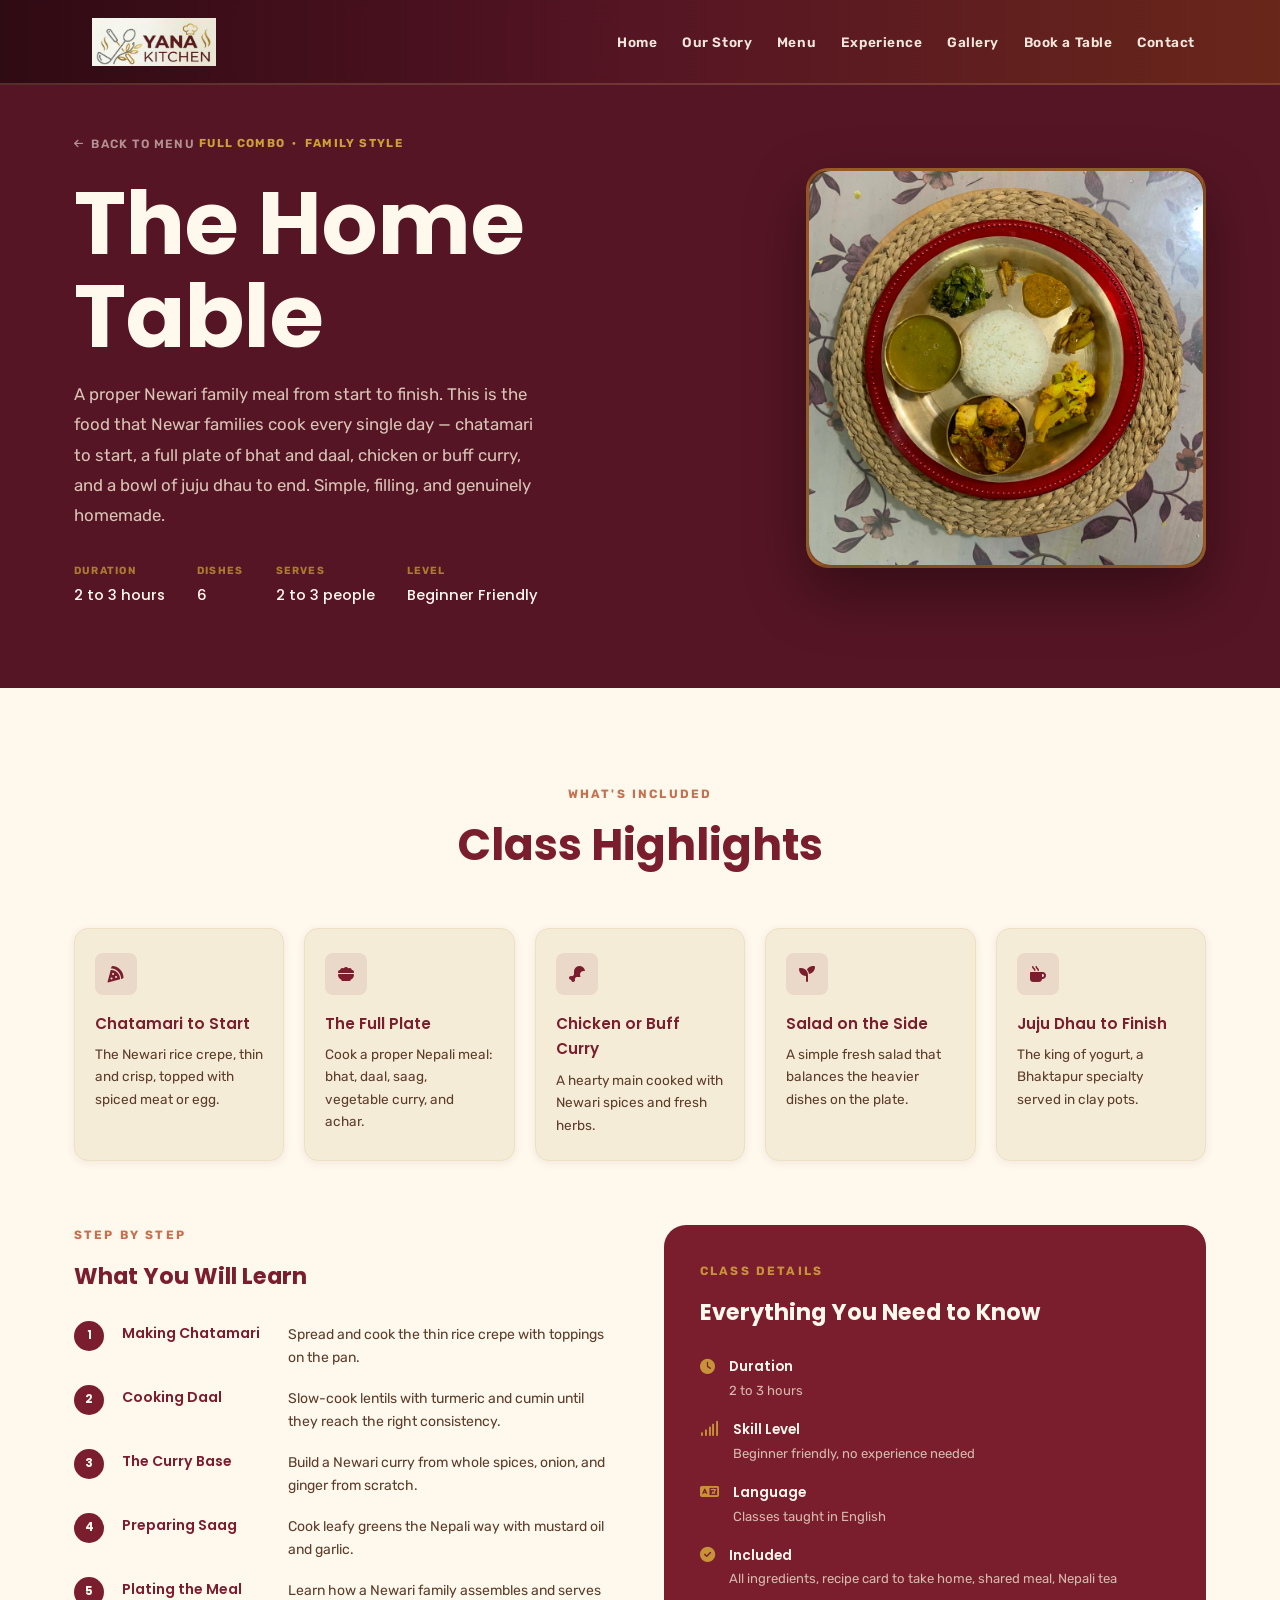
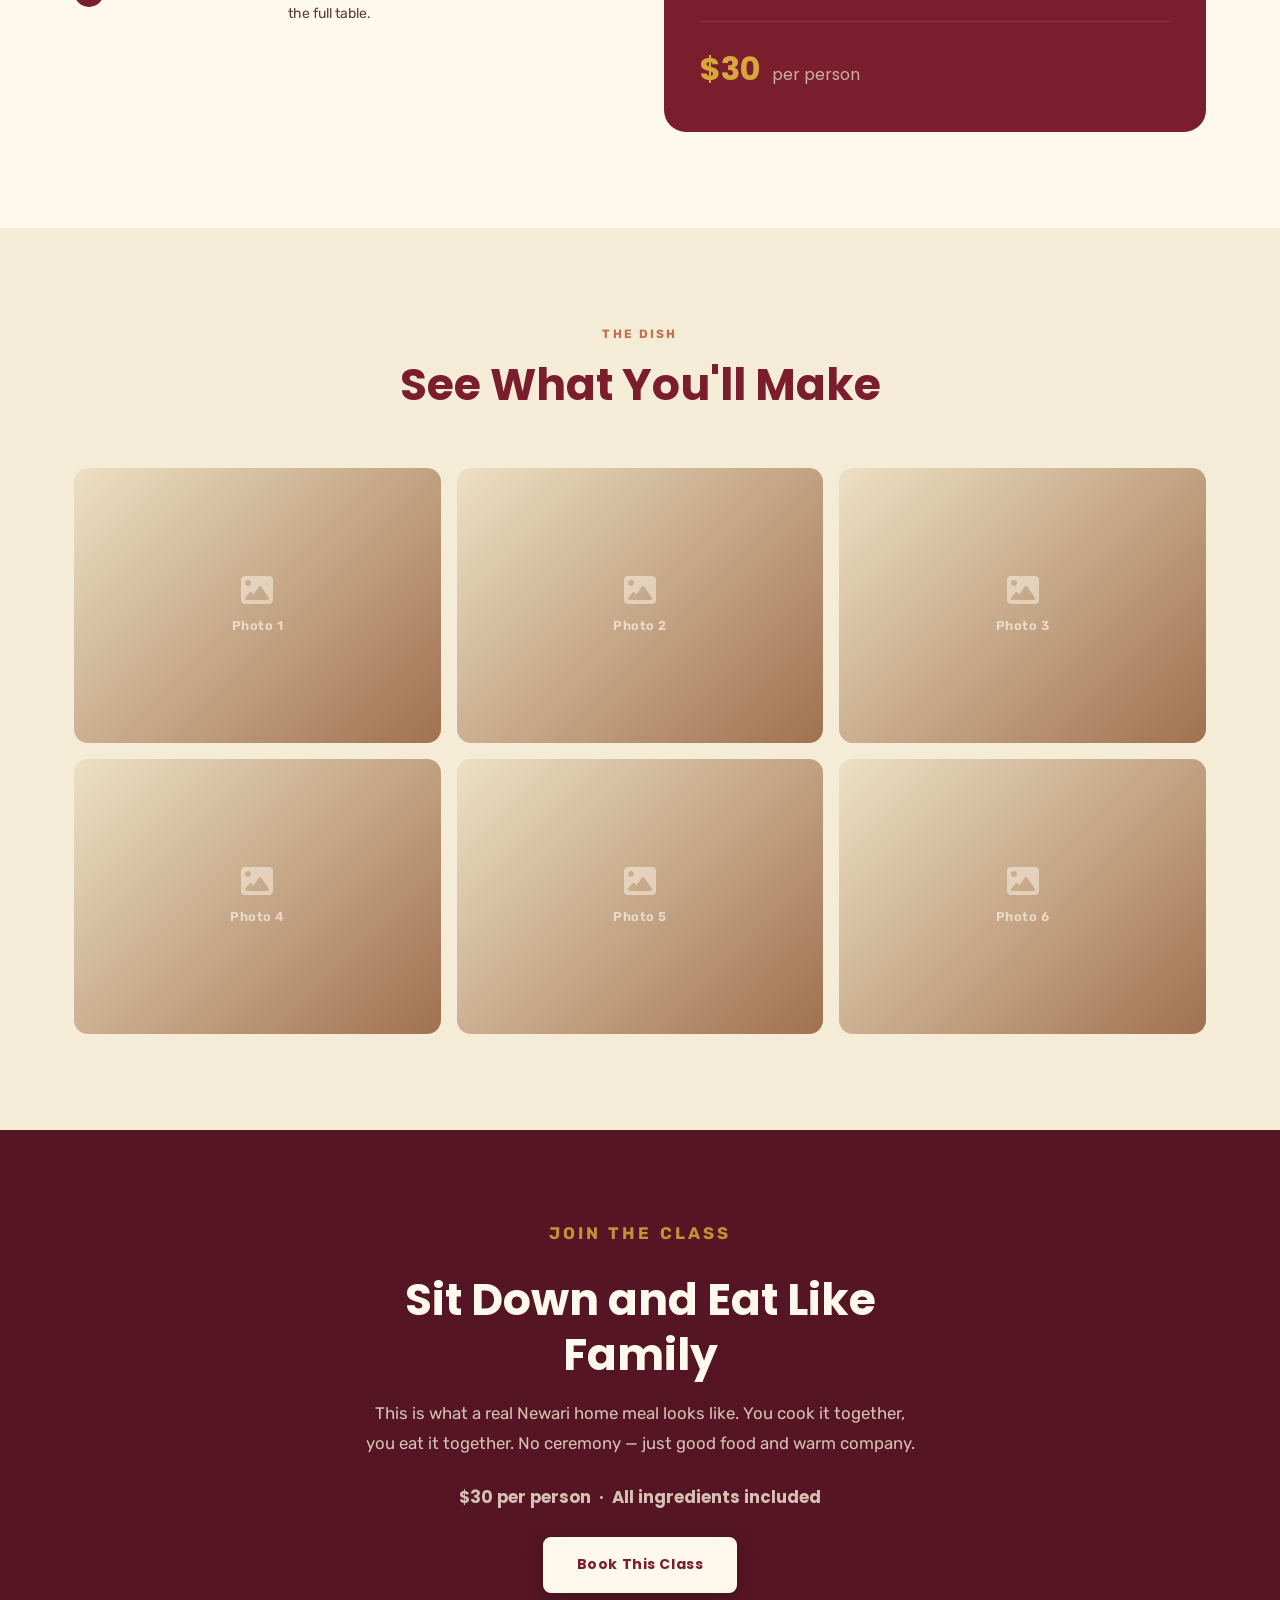
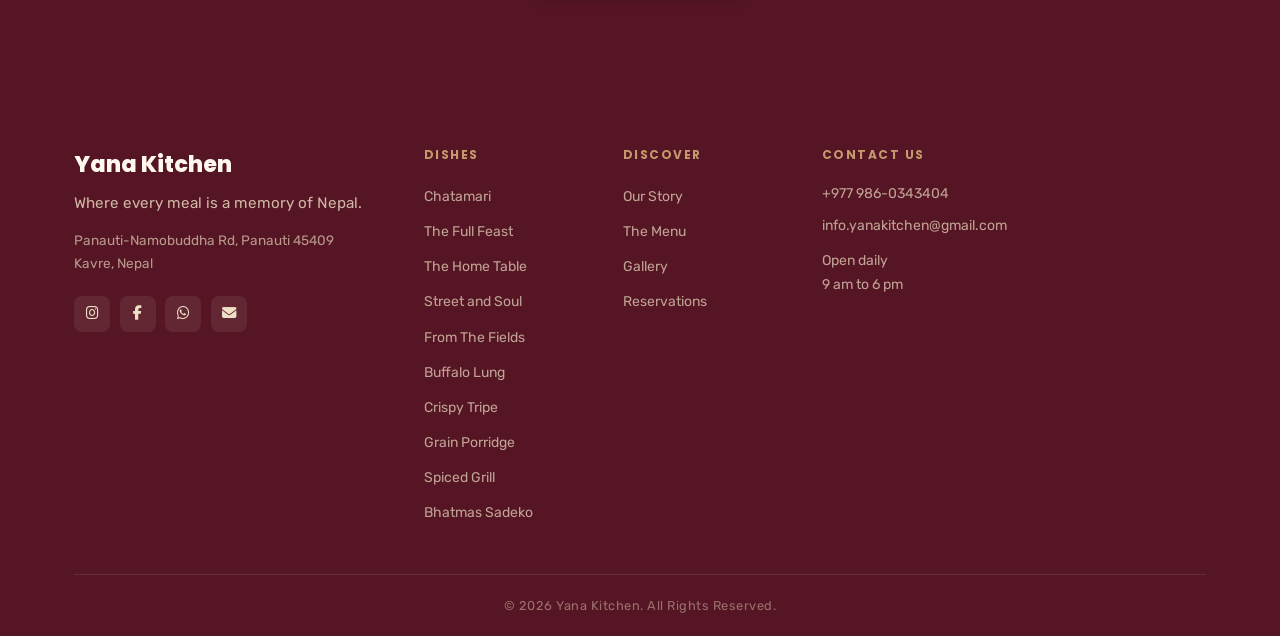
<file: the-home-table.html>
<!DOCTYPE html>
<html lang="en">
<head>
  <meta charset="UTF-8" />
  <meta name="viewport" content="width=device-width, initial-scale=1.0" />
  <meta name="description" content="Learn to cook The Home Table at Yana Kitchen in Panauti, Nepal. A hands-on Newari cooking class experience." />
  <title>The Home Table | Yana Kitchen</title>

  <link rel="icon" type="image/x-icon" href="/yana_favicon_final/favicon.ico" />
  <link rel="icon" type="image/png" sizes="32x32" href="/yana_favicon_final/favicon-32x32.png" />
  <link rel="icon" type="image/png" sizes="16x16" href="/yana_favicon_final/favicon-16x16.png" />
  <link rel="apple-touch-icon" sizes="180x180" href="/yana_favicon_final/apple-touch-icon.png" />
  <link rel="preconnect" href="https://fonts.googleapis.com" />
  <link rel="preconnect" href="https://fonts.gstatic.com" crossorigin />
  <link href="https://fonts.googleapis.com/css2?family=Poppins:wght@400;500;600;700;800&family=Rubik:wght@300;400;500;600&display=swap" rel="stylesheet" />
  <link rel="stylesheet" href="https://cdnjs.cloudflare.com/ajax/libs/font-awesome/6.4.0/css/all.min.css" crossorigin="anonymous" />
  <link rel="stylesheet" href="style.css" />

  <style>
    /* ── Dish Hero ───────────────────────────────── */
    .dish-hero { background: var(--maroon-dark); padding: 8rem 0 5rem; }
    .dish-hero-inner {
      max-width: 1180px; margin: 0 auto; padding: 0 1.5rem;
      display: grid; grid-template-columns: 1fr 400px;
      gap: 4rem; align-items: center;
    }
    .dish-back-link {
      display: inline-flex; align-items: center; gap: .45rem;
      font-size: .75rem; font-weight: 600; letter-spacing: .1em;
      text-transform: uppercase; color: rgba(255,248,237,.55);
      margin-bottom: 1.5rem; transition: color .25s ease;
    }
    .dish-back-link:hover { color: var(--cream); }
    .dish-back-link i { font-size: .65rem; }
    .dish-category-tag {
      display: inline-block; font-size: .72rem; font-weight: 700;
      letter-spacing: .12em; text-transform: uppercase;
      color: rgba(220,175,60,.9); margin-bottom: .65rem;
    }
    .dish-hero-title {
      font-family: var(--font-heading); font-weight: 700;
      font-size: clamp(3rem, 7vw, 5.5rem);
      color: var(--cream); line-height: 1.05; margin-bottom: 1rem;
    }
    .dish-hero-desc {
      font-size: 1.05rem; color: rgba(245,236,215,.82);
      max-width: 460px; line-height: 1.8; margin-bottom: 2rem;
    }
    .dish-meta-row { display: flex; flex-wrap: wrap; gap: 2rem; }
    .dish-meta-item { display: flex; flex-direction: column; gap: .2rem; }
    .dish-meta-item .meta-label {
      font-size: .65rem; font-weight: 700; letter-spacing: .12em;
      text-transform: uppercase; color: rgba(220,175,60,.65);
    }
    .dish-meta-item .meta-value {
      font-size: .92rem; color: var(--cream); font-weight: 500;
      font-family: var(--font-heading);
    }
    .dish-hero-img {
      width: 100%; aspect-ratio: 1/1;
      background: linear-gradient(155deg, #5C2A18 0%, #8B3A1A 50%, #6B4226 100%);
      border-radius: var(--radius-lg); border: 3px solid rgba(220,175,60,.25);
      box-shadow: 0 24px 60px rgba(0,0,0,.4);
      display: flex; flex-direction: column;
      align-items: center; justify-content: center; gap: .75rem;
    }
    .dish-hero-img i { font-size: 5rem; color: var(--cream); opacity: .2; }
    .dish-hero-img p { font-family: var(--font-heading); color: var(--cream); opacity: .4; font-size: .9rem; letter-spacing: .06em; }

    /* ── Class Details Section ───────────────────── */
    .class-details-section { background: var(--cream); }
    .class-highlights-grid {
      display: grid; grid-template-columns: repeat(auto-fill, minmax(210px, 1fr));
      gap: 1.25rem; margin-top: 2.5rem; margin-bottom: 4rem;
    }
    .class-highlight {
      background: var(--beige); border: 1px solid var(--beige-mid);
      border-radius: var(--radius-md); padding: 1.5rem 1.25rem; box-shadow: var(--shadow-sm);
    }
    .class-hl-icon {
      width: 42px; height: 42px; background: rgba(122,30,46,.09);
      border-radius: var(--radius-sm); display: flex; align-items: center;
      justify-content: center; font-size: 1rem; color: var(--maroon); margin-bottom: 1rem;
    }
    .class-highlight h4 { font-family: var(--font-heading); font-size: .95rem; font-weight: 600; color: var(--maroon); margin-bottom: .4rem; }
    .class-highlight p  { font-size: .85rem; color: var(--text-mid); line-height: 1.65; margin: 0; }
    .class-bottom-grid  { display: grid; grid-template-columns: 1fr 1fr; gap: 3rem; align-items: start; }
    .class-subheading   { font-family: var(--font-heading); font-size: 1.4rem; font-weight: 700; color: var(--maroon); margin-bottom: 1.5rem; }
    .class-learn-table  { display: flex; flex-direction: column; gap: .9rem; margin-top: 1.25rem; }
    .clt-row { display: grid; grid-template-columns: 32px 150px 1fr; gap: .6rem 1rem; align-items: start; }
    .clt-num {
      width: 30px; height: 30px; background: var(--maroon); border-radius: 50%;
      display: flex; align-items: center; justify-content: center;
      font-family: var(--font-heading); font-size: .72rem; font-weight: 700;
      color: var(--cream); flex-shrink: 0; margin-top: .1rem;
    }
    .clt-title { font-family: var(--font-heading); font-size: .88rem; font-weight: 600; color: var(--maroon); padding-top: .3rem; line-height: 1.4; }
    .clt-desc  { font-size: .875rem; color: var(--text-mid); line-height: 1.6; padding-top: .3rem; }
    .class-info-box { background: var(--maroon); border-radius: var(--radius-lg); padding: 2.25rem; }
    .class-info-list { list-style: none; display: flex; flex-direction: column; gap: 1.1rem; margin-bottom: 2rem; }
    .class-info-list li { display: flex; align-items: flex-start; gap: .9rem; }
    .class-info-list li i      { font-size: .95rem; color: rgba(220,175,60,.8); margin-top: .2rem; flex-shrink: 0; }
    .class-info-list li div    { display: flex; flex-direction: column; gap: .15rem; }
    .class-info-list li strong { font-family: var(--font-heading); font-size: .85rem; font-weight: 600; color: var(--cream); }
    .class-info-list li span   { font-size: .82rem; color: rgba(245,236,215,.75); line-height: 1.5; }
    .class-price-tag { font-family: var(--font-heading); font-size: 2rem; font-weight: 700; color: rgba(220,175,60,.95); border-top: 1px solid rgba(255,255,255,.12); padding-top: 1.25rem; }
    .class-price-tag span { font-size: 1rem; font-weight: 400; color: rgba(245,236,215,.7); margin-left: .3rem; }

    /* ── Photo Gallery ───────────────────────────── */
    .dish-gallery-section { background: var(--beige); }
    .dish-photo-grid { display: grid; grid-template-columns: repeat(3, 1fr); gap: 1rem; margin-top: 2.5rem; }
    .dish-photo-item { aspect-ratio: 4/3; border-radius: var(--radius-md); overflow: hidden; cursor: pointer; transition: transform .3s ease, box-shadow .3s ease; }
    .dish-photo-item:hover { transform: scale(1.02); box-shadow: var(--shadow-md); }
    .dish-photo-placeholder { width: 100%; height: 100%; background: linear-gradient(135deg, var(--beige-mid) 0%, var(--wood) 100%); display: flex; flex-direction: column; align-items: center; justify-content: center; gap: .6rem; color: var(--cream); }
    .dish-photo-placeholder i    { font-size: 2rem; opacity: .5; }
    .dish-photo-placeholder span { font-size: .8rem; font-weight: 600; opacity: .65; letter-spacing: .04em; }
    .dish-photo-item img { width: 100%; height: 100%; object-fit: cover; }

    /* ── CTA ─────────────────────────────────────── */
    .dish-cta { background: var(--maroon-dark); padding: 5.5rem 0; text-align: center; }
    .dish-cta-inner { max-width: 600px; margin: 0 auto; padding: 0 1.5rem; }
    .dish-cta .section-eyebrow { color: rgba(220,175,60,.8); }
    .dish-cta .section-heading { color: var(--cream); }
    .dish-cta p { color: rgba(245,236,215,.8); font-size: 1.05rem; line-height: 1.8; margin-bottom: 1.5rem; }
    .dish-cta-price { display: inline-block; font-family: var(--font-heading); font-size: 1.1rem; font-weight: 700; color: rgba(220,175,60,.95); margin-bottom: 2rem; }

    /* ── Responsive ──────────────────────────────── */
    @media (max-width: 900px) {
      .dish-hero-inner   { grid-template-columns: 1fr; }
      .dish-hero-img     { display: none; }
      .dish-photo-grid   { grid-template-columns: repeat(2, 1fr); }
      .class-bottom-grid { grid-template-columns: 1fr; gap: 2rem; }
    }
    @media (max-width: 480px) {
      .dish-hero { padding: 7rem 0 3.5rem; }
      .dish-meta-row { gap: 1.25rem; }
    }
  </style>
</head>
<body>

  <!-- NAV -->
  <header id="header">
    <div class="header-inner">
      <a href="index.html" class="logo" aria-label="Yana Kitchen Home">
        <img src="/yanalog.png" alt="Yana Kitchen" class="logo-img" />
      </a>
      <nav>
        <ul class="nav-links" id="nav-links">
          <li><a href="index.html"            class="nav-link">Home</a></li>
          <li><a href="index.html#story"      class="nav-link">Our Story</a></li>
          <li><a href="index.html#menu"       class="nav-link">Menu</a></li>
          <li><a href="index.html#experience" class="nav-link">Experience</a></li>
          <li><a href="index.html#gallery"    class="nav-link">Gallery</a></li>
          <li><a href="index.html#booking"    class="nav-link">Book a Table</a></li>
          <li><a href="index.html#contact"    class="nav-link">Contact</a></li>
        </ul>
        <button class="hamburger" id="hamburger" aria-label="Toggle navigation" aria-expanded="false">
          <span></span><span></span><span></span>
        </button>
      </nav>
    </div>
  </header>

  <!-- HERO -->
  <section class="dish-hero">
    <div class="dish-hero-inner">
      <div>
        <a href="index.html#menu" class="dish-back-link">
          <i class="fa-solid fa-arrow-left"></i> Back to Menu
        </a>
        <p class="dish-category-tag">Full Combo &nbsp;·&nbsp; Family Style</p>
        <h1 class="dish-hero-title">The Home Table</h1>
        <p class="dish-hero-desc">A proper Newari family meal from start to finish. This is the food that Newar families cook every single day — chatamari to start, a full plate of bhat and daal, chicken or buff curry, and a bowl of juju dhau to end. Simple, filling, and genuinely homemade.</p>
        <div class="dish-meta-row">
          <div class="dish-meta-item">
            <span class="meta-label">Duration</span>
            <span class="meta-value">2 to 3 hours</span>
          </div>
          <div class="dish-meta-item">
            <span class="meta-label">Dishes</span>
            <span class="meta-value">6</span>
          </div>
          <div class="dish-meta-item">
            <span class="meta-label">Serves</span>
            <span class="meta-value">2 to 3 people</span>
          </div>
          <div class="dish-meta-item">
            <span class="meta-label">Level</span>
            <span class="meta-value">Beginner Friendly</span>
          </div>
        </div>
      </div>
      <div class="dish-hero-img" style="padding:0;overflow:hidden;">
        <img src="/img_yana/pho24.png" alt="The Home Table" style="width:100%;height:100%;object-fit:cover;border-radius:inherit;" />
      </div>
    </div>
  </section>

  <!-- CLASS DETAILS -->
  <section class="class-details-section section-padding">
    <div class="container">

      <div class="section-header reveal">
        <p class="section-eyebrow">What's Included</p>
        <h2 class="section-heading">Class Highlights</h2>
      </div>

      <div class="class-highlights-grid">
        <div class="class-highlight reveal">
          <div class="class-hl-icon"><i class="fa-solid fa-pizza-slice"></i></div>
          <h4>Chatamari to Start</h4>
          <p>The Newari rice crepe, thin and crisp, topped with spiced meat or egg.</p>
        </div>
        <div class="class-highlight reveal">
          <div class="class-hl-icon"><i class="fa-solid fa-bowl-food"></i></div>
          <h4>The Full Plate</h4>
          <p>Cook a proper Nepali meal: bhat, daal, saag, vegetable curry, and achar.</p>
        </div>
        <div class="class-highlight reveal">
          <div class="class-hl-icon"><i class="fa-solid fa-drumstick-bite"></i></div>
          <h4>Chicken or Buff Curry</h4>
          <p>A hearty main cooked with Newari spices and fresh herbs.</p>
        </div>
        <div class="class-highlight reveal">
          <div class="class-hl-icon"><i class="fa-solid fa-seedling"></i></div>
          <h4>Salad on the Side</h4>
          <p>A simple fresh salad that balances the heavier dishes on the plate.</p>
        </div>
        <div class="class-highlight reveal">
          <div class="class-hl-icon"><i class="fa-solid fa-mug-hot"></i></div>
          <h4>Juju Dhau to Finish</h4>
          <p>The king of yogurt, a Bhaktapur specialty served in clay pots.</p>
        </div>
      </div>

      <div class="class-bottom-grid">

        <div class="class-learn-wrap reveal">
          <p class="section-eyebrow">Step by Step</p>
          <h3 class="class-subheading">What You Will Learn</h3>
          <div class="class-learn-table">
            <div class="clt-row">
              <span class="clt-num">1</span>
              <strong class="clt-title">Making Chatamari</strong>
              <span class="clt-desc">Spread and cook the thin rice crepe with toppings on the pan.</span>
            </div>
            <div class="clt-row">
              <span class="clt-num">2</span>
              <strong class="clt-title">Cooking Daal</strong>
              <span class="clt-desc">Slow-cook lentils with turmeric and cumin until they reach the right consistency.</span>
            </div>
            <div class="clt-row">
              <span class="clt-num">3</span>
              <strong class="clt-title">The Curry Base</strong>
              <span class="clt-desc">Build a Newari curry from whole spices, onion, and ginger from scratch.</span>
            </div>
            <div class="clt-row">
              <span class="clt-num">4</span>
              <strong class="clt-title">Preparing Saag</strong>
              <span class="clt-desc">Cook leafy greens the Nepali way with mustard oil and garlic.</span>
            </div>
            <div class="clt-row">
              <span class="clt-num">5</span>
              <strong class="clt-title">Plating the Meal</strong>
              <span class="clt-desc">Learn how a Newari family assembles and serves the full table.</span>
            </div>
          </div>
        </div>

        <div class="class-info-box reveal">
          <p class="section-eyebrow" style="color:rgba(220,175,60,.8);">Class Details</p>
          <h3 class="class-subheading" style="color:var(--cream);">Everything You Need to Know</h3>
          <ul class="class-info-list">
            <li><i class="fa-solid fa-clock"></i><div><strong>Duration</strong><span>2 to 3 hours</span></div></li>
            <li><i class="fa-solid fa-signal"></i><div><strong>Skill Level</strong><span>Beginner friendly, no experience needed</span></div></li>
            <li><i class="fa-solid fa-language"></i><div><strong>Language</strong><span>Classes taught in English</span></div></li>
            <li><i class="fa-solid fa-circle-check"></i><div><strong>Included</strong><span>All ingredients, recipe card to take home, shared meal, Nepali tea</span></div></li>
          </ul>
          <div class="class-price-tag">$30 <span>per person</span></div>
        </div>

      </div>
    </div>
  </section>

  <!-- PHOTO GALLERY -->
  <section class="section-padding dish-gallery-section">
    <div class="container">
      <div class="section-header reveal">
        <p class="section-eyebrow">The Dish</p>
        <h2 class="section-heading">See What You'll Make</h2>
      </div>
      <div class="dish-photo-grid">
        <div class="dish-photo-item reveal"><div class="dish-photo-placeholder"><i class="fa-solid fa-image"></i><span>Photo 1</span></div></div>
        <div class="dish-photo-item reveal"><div class="dish-photo-placeholder"><i class="fa-solid fa-image"></i><span>Photo 2</span></div></div>
        <div class="dish-photo-item reveal"><div class="dish-photo-placeholder"><i class="fa-solid fa-image"></i><span>Photo 3</span></div></div>
        <div class="dish-photo-item reveal"><div class="dish-photo-placeholder"><i class="fa-solid fa-image"></i><span>Photo 4</span></div></div>
        <div class="dish-photo-item reveal"><div class="dish-photo-placeholder"><i class="fa-solid fa-image"></i><span>Photo 5</span></div></div>
        <div class="dish-photo-item reveal"><div class="dish-photo-placeholder"><i class="fa-solid fa-image"></i><span>Photo 6</span></div></div>
      </div>
    </div>
  </section>

  <!-- CTA -->
  <section class="dish-cta">
    <div class="dish-cta-inner">
      <p class="section-eyebrow">Join the Class</p>
      <h2 class="section-heading">Sit Down and Eat Like Family</h2>
      <p>This is what a real Newari home meal looks like. You cook it together, you eat it together. No ceremony — just good food and warm company.</p>
      <p class="dish-cta-price">$30 per person &nbsp;·&nbsp; All ingredients included</p><br />
      <a href="index.html#booking" class="btn-hero-primary">Book This Class</a>
    </div>
  </section>

  <!-- FOOTER -->
  <footer class="footer">
    <div class="footer-inner container">
      <div class="footer-top">
        <div class="footer-brand">
          <div class="footer-logo-row">
            <span class="logo-symbol footer-logo-sym">&#x2638;</span>
            <span class="footer-brand-name">Yana Kitchen</span>
          </div>
          <p class="footer-tagline">Where every meal is a memory of Nepal.</p>
          <p class="footer-address">Panauti-Namobuddha Rd, Panauti 45409<br />Kavre, Nepal</p>
          <div class="footer-socials">
            <a href="https://www.instagram.com/yana.kitchen.np?igsh=MXZxbHlpbHNsZnFzdw==" target="_blank" rel="noopener noreferrer" aria-label="Instagram"><i class="fa-brands fa-instagram"></i></a>
            <a href="https://facebook.com" target="_blank" rel="noopener noreferrer" aria-label="Facebook"><i class="fa-brands fa-facebook-f"></i></a>
            <a href="https://wa.me/9779860343404" target="_blank" rel="noopener noreferrer" aria-label="WhatsApp"><i class="fa-brands fa-whatsapp"></i></a>
            <a href="mailto:info.yanakitchen@gmail.com" aria-label="Email"><i class="fa-solid fa-envelope"></i></a>
          </div>
        </div>
        <div class="footer-col">
          <h4>Dishes</h4>
          <ul>
            <li><a href="chatamari.html">Chatamari</a></li>
            <li><a href="the-full-feast.html">The Full Feast</a></li>
            <li><a href="the-home-table.html">The Home Table</a></li>
            <li><a href="street-and-soul.html">Street and Soul</a></li>
            <li><a href="from-the-fields.html">From The Fields</a></li>
            <li><a href="buffalo-lung.html">Buffalo Lung</a></li>
            <li><a href="crispy-tripe.html">Crispy Tripe</a></li>
            <li><a href="grain-porridge.html">Grain Porridge</a></li>
            <li><a href="spiced-grill.html">Spiced Grill</a></li>
            <li><a href="spiced-soybeans.html">Bhatmas Sadeko</a></li>
          </ul>
        </div>
        <div class="footer-col">
          <h4>Discover</h4>
          <ul>
            <li><a href="index.html#story">Our Story</a></li>
            <li><a href="index.html#menu">The Menu</a></li>
            <li><a href="index.html#gallery">Gallery</a></li>
            <li><a href="index.html#booking">Reservations</a></li>
          </ul>
        </div>
        <div class="footer-col">
          <h4>Contact Us</h4>
          <p>+977 986-0343404</p>
          <p style="margin-top:.5rem;">info.yanakitchen@gmail.com</p>
          <p style="margin-top:.75rem;">Open daily<br />9 am to 6 pm</p>
        </div>
      </div>
      <div class="footer-divider" aria-hidden="true"></div>
      <div class="footer-bottom">
        <p>&copy; 2026 Yana Kitchen. All Rights Reserved.</p>
      </div>
    </div>
  </footer>

  <script>
    const header    = document.getElementById('header');
    const hamburger = document.getElementById('hamburger');
    const navLinks  = document.getElementById('nav-links');
    window.addEventListener('scroll', () => { header.classList.toggle('scrolled', window.scrollY > 50); });
    hamburger.addEventListener('click', () => {
      const open = navLinks.classList.toggle('open');
      hamburger.classList.toggle('open', open);
      hamburger.setAttribute('aria-expanded', open);
    });
    const reveals = document.querySelectorAll('.reveal');
    const ro = new IntersectionObserver(entries => {
      entries.forEach((entry, i) => {
        if (entry.isIntersecting) {
          setTimeout(() => entry.target.classList.add('visible'), i * 80);
          ro.unobserve(entry.target);
        }
      });
    }, { threshold: 0.1 });
    reveals.forEach(el => ro.observe(el));
  </script>
</body>
</html>
</file>
<file: style.css>
/* =============================================
   YANA KITCHEN — Newari Visual Identity
   ============================================= */

:root {
  --cream:       #FFF8ED;
  --beige:       #F5ECD7;
  --beige-mid:   #EDE0C4;
  --maroon:      #7A1E2E;
  --maroon-dark: #561524;
  --brown:       #6B4226;
  --terracotta:  #C4714F;
  --terra-light: #D4896B;
  --wood:        #A0714F;
  --wood-light:  #C49A6C;
  --text-dark:   #2C1A0E;
  --text-mid:    #5C3D2A;
  --text-light:  #9E7A5A;

  --font-heading: 'Poppins', system-ui, sans-serif;
  --font-accent:  'Poppins', system-ui, sans-serif;
  --font-body:    'Rubik', system-ui, sans-serif;

  --radius-sm: 8px;
  --radius-md: 14px;
  --radius-lg: 22px;

  --shadow-sm: 0 2px 8px rgba(106,50,30,.08);
  --shadow-md: 0 6px 24px rgba(106,50,30,.13);
  --shadow-lg: 0 16px 48px rgba(106,50,30,.18);

  --transition: 0.3s ease;
}

/* ---------- Reset ---------- */
*, *::before, *::after { box-sizing: border-box; margin: 0; padding: 0; }
html { scroll-behavior: smooth; font-size: 16px; }
body { font-family: var(--font-body); background: var(--cream); color: var(--text-dark); line-height: 1.7; overflow-x: hidden; }
img  { max-width: 100%; display: block; }
a    { text-decoration: none; color: inherit; }
ul   { list-style: none; }
button { cursor: pointer; border: none; background: none; font-family: inherit; }

.container    { max-width: 1180px; margin: 0 auto; padding: 0 1.5rem; }
.section-padding { padding: 6rem 0; }
.bg-texture   { background: var(--beige); }

/* ---------- Loader ---------- */
#loader {
  position: fixed; inset: 0;
  background: var(--maroon);
  display: flex; align-items: center; justify-content: center;
  z-index: 9999;
  transition: opacity .5s ease, visibility .5s ease;
}
#loader.hidden { opacity: 0; visibility: hidden; }
.loader-inner { text-align: center; }
.loader-symbol {
  font-size: 3.5rem; color: var(--wood-light);
  display: block; margin-bottom: .75rem;
  animation: spinSlow 3s linear infinite;
}
.loader-text { font-family: var(--font-heading); color: var(--cream); font-size: 2rem; font-weight: 800; }
.loader-sub  { color: var(--beige-mid); font-size: .875rem; margin-top: .25rem; opacity: .7; letter-spacing: .1em; }
@keyframes spinSlow { to { transform: rotate(360deg); } }

/* ---------- Header ---------- */
#header {
  position: fixed; top: 0; left: 0; right: 0;
  z-index: 1000;
  padding: 1.1rem 0;
  background: linear-gradient(90deg, rgba(45,10,19,.95) 0%, rgba(86,21,36,.9) 50%, rgba(107,40,26,.9) 100%);
  backdrop-filter: blur(12px);
  border-bottom: 2px solid rgba(196,154,108,.25);
  transition: background var(--transition), box-shadow var(--transition), padding var(--transition);
}
#header.scrolled {
  background: rgba(255,248,237,.98);
  backdrop-filter: blur(10px);
  box-shadow: 0 4px 20px rgba(106,50,30,.12);
  padding: .75rem 0;
  border-bottom-color: var(--beige-mid);
}

.header-inner {
  max-width: 1180px; margin: 0 auto; padding: 0 1.5rem;
  display: flex; align-items: center; justify-content: space-between;
}

.logo { display: flex; align-items: center; }
.logo-symbol { display: none; }
.logo-text    { display: none; }
.logo-img {
  height: 48px; width: 160px; object-fit: contain;
  display: block; border-radius: 6px; flex-shrink: 0;
}
.logo-text {
  font-family: var(--font-heading); font-size: 1.3rem; font-weight: 700;
  color: var(--cream); letter-spacing: .02em;
}
#header.scrolled .logo-text { color: var(--maroon); }

.nav-links { display: flex; align-items: center; gap: .15rem; }
.nav-link {
  font-size: .85rem; font-weight: 600; letter-spacing: .04em;
  color: rgba(255,248,237,.92);
  padding: .45rem .7rem; border-radius: var(--radius-sm);
  transition: color var(--transition), background var(--transition);
}
.nav-link:hover, .nav-link.active { color: var(--wood-light); background: rgba(255,255,255,.12); }
#header.scrolled .nav-link { color: var(--text-mid); }
#header.scrolled .nav-link:hover,
#header.scrolled .nav-link.active { color: var(--maroon); background: rgba(122,30,46,.08); }

.hamburger { display: none; flex-direction: column; gap: 5px; padding: 6px; }
.hamburger span { display: block; width: 24px; height: 2px; background: var(--cream); border-radius: 2px; transition: all var(--transition); }
#header.scrolled .hamburger span { background: var(--maroon); }
.hamburger.open span:nth-child(1) { transform: translateY(7px) rotate(45deg); }
.hamburger.open span:nth-child(2) { opacity: 0; }
.hamburger.open span:nth-child(3) { transform: translateY(-7px) rotate(-45deg); }

/* ---------- Buttons ---------- */
.btn-primary {
  display: inline-flex; align-items: center; gap: .5rem;
  padding: .8rem 1.9rem;
  background: var(--maroon); color: var(--cream);
  font-family: var(--font-heading); font-size: .88rem; font-weight: 800;
  letter-spacing: .06em; text-transform: uppercase;
  border-radius: var(--radius-sm); border: 2px solid var(--maroon);
  transition: background var(--transition), transform var(--transition), box-shadow var(--transition);
  cursor: pointer;
}
.btn-primary:hover {
  background: var(--maroon-dark); border-color: var(--maroon-dark);
  transform: translateY(-2px); box-shadow: 0 8px 20px rgba(122,30,46,.3);
}
.btn-outline {
  display: inline-flex; align-items: center; gap: .5rem;
  padding: .8rem 1.9rem;
  background: transparent; color: var(--maroon);
  font-family: var(--font-heading); font-size: .88rem; font-weight: 800;
  letter-spacing: .06em; text-transform: uppercase;
  border-radius: var(--radius-sm); border: 2px solid var(--maroon);
  transition: background var(--transition), color var(--transition), transform var(--transition);
}
.btn-outline:hover { background: var(--maroon); color: var(--cream); transform: translateY(-2px); }
.btn-full { width: 100%; justify-content: center; }

/* Hero-specific buttons — both identical: white bg, maroon text */
.btn-hero-primary,
.btn-hero-outline {
  display: inline-flex; align-items: center; gap: .55rem;
  padding: .9rem 2rem;
  background: var(--cream); color: var(--maroon);
  font-family: var(--font-heading); font-size: .88rem; font-weight: 700;
  letter-spacing: .04em;
  border-radius: var(--radius-sm); border: 2px solid var(--cream);
  transition: background var(--transition), transform var(--transition), box-shadow var(--transition);
  box-shadow: 0 4px 16px rgba(0,0,0,.25);
}
.btn-hero-primary:hover,
.btn-hero-outline:hover {
  background: var(--beige); border-color: var(--beige);
  transform: translateY(-3px); box-shadow: 0 10px 28px rgba(0,0,0,.3);
}

/* ---------- Section typography ---------- */
.section-eyebrow {
  font-family: var(--font-body); font-size: .75rem; font-weight: 700;
  letter-spacing: .18em; text-transform: uppercase;
  color: var(--terracotta); margin-bottom: .75rem;
}
.section-heading {
  font-family: var(--font-heading); font-size: clamp(1.85rem, 4vw, 2.75rem);
  font-weight: 700; color: var(--maroon); line-height: 1.25; margin-bottom: 1rem;
}
.section-heading em { font-style: normal; color: var(--brown); font-family: var(--font-heading); font-weight: 700; }
.section-desc { max-width: 540px; color: var(--text-mid); font-size: 1.025rem; }
.section-header { text-align: center; margin-bottom: 3.5rem; }
.section-header .section-desc { margin: 0 auto; }

/* ---------- Reveal animation ---------- */
.reveal { opacity: 0; transform: translateY(28px); transition: opacity .7s ease, transform .7s ease; }
.reveal.visible { opacity: 1; transform: none; }

/* ==================== HERO ==================== */
.hero {
  min-height: 100vh;
  display: flex; align-items: center;
  position: relative; overflow: hidden;
  background: var(--maroon-dark);
}

.hero-bg-pattern { display: none; }
.hero-overlay     { display: none; }
.hero-decorative-circle { display: none; }
.hero-circle-1 { display: none; }
.hero-circle-2 { display: none; }
.hero-bottom-stripe { display: none; }

.hero-inner {
  position: relative; z-index: 1;
  max-width: 1180px; margin: 0 auto;
  padding: 8rem 1.5rem 6rem;
  display: grid;
  grid-template-columns: 1fr 420px;
  gap: 4rem;
  align-items: center;
  width: 100%;
}

/* Hero Left */
.hero-left { display: flex; flex-direction: column; }

.hero-location-tag {
  display: inline-flex; align-items: center; gap: .5rem;
  font-size: .78rem; font-weight: 700; letter-spacing: .14em;
  text-transform: uppercase; color: var(--wood-light);
  margin-bottom: 1.25rem;
  background: rgba(255,248,237,.1);
  border: 1px solid rgba(196,154,108,.4);
  padding: .4rem .9rem; border-radius: 99px;
  width: fit-content;
}
.hero-location-tag i { font-size: .75rem; color: var(--terracotta); }

.hero-accent-bar {
  width: 52px; height: 4px; border-radius: 2px;
  background: linear-gradient(90deg, var(--terracotta) 0%, rgba(220,155,25,.9) 100%);
  margin-bottom: 1.1rem;
}

.hero-title {
  font-family: var(--font-heading); font-weight: 700;
  font-size: clamp(1.9rem, 4vw, 3.2rem);
  color: var(--cream); line-height: 1.2;
  margin-bottom: 1.5rem;
  text-shadow: none;
}
.hero-title em {
  display: block; font-style: normal; font-weight: 600;
  color: var(--cream);
  font-family: var(--font-heading);
  font-size: .68em;
  text-shadow: none;
}

.hero-sub {
  font-size: clamp(.95rem, 1.8vw, 1.1rem);
  color: rgba(245,236,215,.9);
  max-width: 500px; line-height: 1.85;
  margin-bottom: 2.5rem;
}

.hero-ctas { display: flex; gap: 1rem; flex-wrap: wrap; margin-bottom: 2rem; }

.hero-chips { display: flex; flex-wrap: wrap; gap: .6rem; }
.hero-chip {
  display: inline-flex; align-items: center; gap: .45rem;
  font-size: .75rem; font-weight: 700; letter-spacing: .04em;
  color: rgba(245,236,215,.82);
  background: rgba(255,255,255,.08);
  border: 1px solid rgba(255,255,255,.18);
  padding: .38rem .85rem; border-radius: 99px;
}
.hero-chip i { font-size: .7rem; color: rgba(220,175,60,.9); }

/* Hero Right */
.hero-right { display: flex; justify-content: center; align-items: center; }

.hero-photo-wrap { position: relative; width: 100%; max-width: 440px; }

.hero-photo-backdrop { display: none; }

.hero-photo-frame {
  width: 100%; aspect-ratio: 1 / 1;
  border-radius: var(--radius-lg);
  overflow: hidden;
  border: 3px solid var(--beige-mid);
  box-shadow: var(--shadow-lg);
  position: relative;
  background: var(--beige);
}
.hero-photo-placeholder {
  width: 100%; height: 100%;
  display: flex; flex-direction: column; align-items: center; justify-content: center;
  gap: .6rem; padding: 1.5rem;
  background: linear-gradient(155deg, rgba(255,248,237,.06) 0%, rgba(0,0,0,.15) 100%);
}
.hero-photo-placeholder i { font-size: 3.5rem; color: var(--cream); opacity: .3; }
.hero-photo-placeholder p { font-family: var(--font-heading); font-weight: 700; color: var(--cream); font-size: 1.15rem; opacity: .75; }
.hero-photo-subtitle { font-size: .78rem !important; opacity: .5 !important; font-style: italic; }

.hero-photo-frame img { width: 100%; height: 100%; object-fit: cover; }

.hero-photo-tag {
  position: absolute;
  bottom: -1rem; right: -1rem;
  background: var(--terracotta);
  color: var(--cream);
  padding: .7rem 1rem;
  border-radius: var(--radius-sm);
  box-shadow: var(--shadow-md);
  display: flex; align-items: center; gap: .6rem;
}
.hero-photo-tag i { font-size: 1rem; opacity: .9; }
.hero-photo-tag div { display: flex; flex-direction: column; }
.hero-photo-tag span { font-size: .72rem; font-weight: 700; letter-spacing: .05em; line-height: 1.4; }
.hero-photo-tag span:first-child { font-size: .82rem; }

.hero-photo-badge {
  position: absolute;
  top: -1rem; left: -1rem;
  background: rgba(220,175,60,.95);
  color: #3D0F1A;
  padding: .5rem .85rem;
  border-radius: var(--radius-sm);
  box-shadow: var(--shadow-sm);
  display: flex; align-items: center; gap: .45rem;
  font-size: .72rem; font-weight: 700; letter-spacing: .05em;
}
.hero-photo-badge i { font-size: .7rem; }

/* ---------- Highlights Bar ---------- */
.highlights-bar {
  background: var(--brown); padding: 1.2rem 2rem;
  display: flex; align-items: center; justify-content: center;
  gap: 1.5rem; flex-wrap: wrap;
}
.hl-item { display: flex; align-items: center; gap: .55rem; color: var(--beige); font-size: .84rem; }
.hl-item i { color: var(--wood-light); font-size: .95rem; }
.hl-divider { width: 1px; height: 20px; background: rgba(255,248,237,.18); flex-shrink: 0; }

/* ---------- Our Story ---------- */
.story-grid {
  display: grid;
  grid-template-columns: 1fr 1fr;
  gap: 5rem;
  align-items: center;
}

.story-text p { color: var(--text-mid); margin-bottom: 1rem; font-size: 1rem; }

.story-values { display: flex; flex-direction: column; gap: 1rem; margin-top: 2rem; }
.value-item { display: flex; align-items: flex-start; gap: 1rem; }
.value-icon {
  width: 40px; height: 40px; flex-shrink: 0;
  background: rgba(122,30,46,.08); border-radius: var(--radius-sm);
  display: flex; align-items: center; justify-content: center;
  color: var(--maroon); font-size: .95rem;
}
.value-item strong { display: block; font-size: .95rem; color: var(--maroon); margin-bottom: .15rem; font-family: var(--font-heading); font-weight: 700; }
.value-item p { color: var(--text-light); font-size: .875rem; margin: 0; }

.story-visual { position: relative; }

.story-photo-frame {
  aspect-ratio: 1 / 1;
  background: linear-gradient(145deg, var(--beige) 0%, var(--beige-mid) 100%);
  border-radius: var(--radius-lg);
  border: 3px solid var(--beige-mid);
  box-shadow: var(--shadow-lg);
  overflow: hidden;
  display: flex; align-items: center; justify-content: center;
}
.story-img-placeholder { width: 100%; height: 100%; display: flex; align-items: center; justify-content: center; }
.story-img-inner { text-align: center; }

/* When you add a photo: */
.story-photo-frame img { width: 100%; height: 100%; object-fit: cover; }

.story-location-tag {
  position: absolute;
  bottom: -1.25rem; left: 50%; transform: translateX(-50%);
  background: var(--maroon);
  color: var(--cream);
  padding: .75rem 1.25rem;
  border-radius: var(--radius-sm);
  box-shadow: var(--shadow-md);
  display: flex; align-items: center; gap: .65rem;
  white-space: nowrap;
}
.story-location-tag i { color: var(--wood-light); font-size: .9rem; }
.story-location-tag div { display: flex; flex-direction: column; }
.story-location-tag span { font-size: .72rem; line-height: 1.5; }
.story-location-tag span:first-child { font-weight: 700; font-size: .78rem; }

/* ---------- Menu ---------- */
.menu-tabs {
  display: flex; gap: .5rem; justify-content: center;
  flex-wrap: wrap; margin-bottom: 2.5rem;
}
.menu-tab {
  padding: .5rem 1.2rem;
  border: 2px solid var(--beige-mid); border-radius: 99px;
  font-family: var(--font-heading); font-size: .8rem; font-weight: 700;
  letter-spacing: .06em; text-transform: uppercase;
  color: var(--text-mid); background: transparent;
  transition: all var(--transition);
}
.menu-tab:hover  { border-color: var(--maroon); color: var(--maroon); }
.menu-tab.active { background: var(--maroon); border-color: var(--maroon); color: var(--cream); }

.menu-grid {
  display: grid;
  grid-template-columns: repeat(auto-fill, minmax(280px, 1fr));
  gap: 1.75rem;
}

.menu-card {
  background: var(--cream); border-radius: var(--radius-md);
  overflow: hidden; border: 1px solid var(--beige-mid);
  box-shadow: var(--shadow-sm);
  transition: transform var(--transition), box-shadow var(--transition);
  display: flex; flex-direction: column;
}
.menu-card:hover { transform: translateY(-6px); box-shadow: var(--shadow-md); }
.menu-card.hidden { display: none; }

.menu-card-img {
  position: relative;
  background: linear-gradient(135deg, var(--beige) 0%, var(--beige-mid) 100%);
  height: 210px;
  display: flex; align-items: center; justify-content: center;
}
.menu-img-placeholder { font-size: 2.5rem; color: var(--terracotta); opacity: .45; }
.menu-card-img img { width: 100%; height: 100%; object-fit: cover; display: block; }

.menu-badge {
  position: absolute; top: .75rem; right: .75rem;
  background: var(--maroon); color: var(--cream);
  font-size: .68rem; font-weight: 700; letter-spacing: .07em;
  padding: .2rem .6rem; border-radius: 99px; text-transform: uppercase;
}

.menu-card-body { padding: 1.25rem; display: flex; flex-direction: column; flex: 1; }
.menu-card-top {
  display: flex; justify-content: space-between;
  align-items: flex-start; gap: .5rem; margin-bottom: .5rem;
}
.menu-card-top h3 { font-family: var(--font-heading); font-size: 1.1rem; font-weight: 700; color: var(--maroon); line-height: 1.25; }
.menu-price { font-family: var(--font-heading); font-size: 1.05rem; font-weight: 800; color: var(--terracotta); white-space: nowrap; }
.menu-card-body p { font-size: .875rem; color: var(--text-mid); line-height: 1.65; }

.menu-tags { display: flex; flex-wrap: wrap; gap: .4rem; margin-top: auto; padding-top: .75rem; }
.menu-tag {
  font-size: .68rem; font-weight: 700; letter-spacing: .05em; text-transform: uppercase;
  padding: .2rem .6rem; border-radius: 99px;
  background: rgba(196,113,79,.1); color: var(--terracotta);
}

.menu-card-link {
  display: inline-flex; align-items: center; gap: .45rem;
  margin-top: 1rem; margin-left: auto;
  padding: .55rem 1.1rem;
  background: var(--maroon); color: var(--cream);
  font-size: .75rem; font-weight: 600;
  letter-spacing: .03em; font-family: var(--font-heading);
  border-radius: var(--radius-sm);
  transition: background var(--transition), transform var(--transition);
}
.menu-card-link:hover { background: var(--maroon-dark); transform: translateY(-2px); }
.menu-card-link i { font-size: .65rem; }

.menu-card-meta {
  display: flex; align-items: center; flex-wrap: nowrap;
  gap: 0; margin-top: .85rem; padding-top: .75rem;
  border-top: 1px solid var(--beige-mid);
  overflow: hidden;
}
.menu-card-meta span {
  display: inline-flex; align-items: center; gap: .25rem;
  font-size: .72rem; color: #9E7A5A; font-family: var(--font-body);
  white-space: nowrap; flex-shrink: 0;
}
.menu-card-meta span + span::before {
  content: "|";
  margin: 0 .4rem;
  color: var(--beige-mid);
  font-weight: 400;
}
.menu-card-meta i { font-size: 11px; color: #9E7A5A; }

/* ---------- What to Expect ---------- */
.what-to-expect { background: var(--cream); }
.wte-inner {
  max-width: 760px; margin: 0 auto; text-align: center;
}
.wte-inner p { color: var(--text-mid); font-size: 1.05rem; margin-bottom: 1.1rem; line-height: 1.85; }
.wte-inner p:last-child { margin-bottom: 0; }
.wte-highlights {
  display: grid; grid-template-columns: repeat(auto-fit, minmax(200px, 1fr));
  gap: 1.25rem; margin-top: 3rem;
}
.wte-highlight {
  background: var(--beige); border: 1px solid var(--beige-mid);
  border-radius: var(--radius-md); padding: 1.5rem 1.25rem;
  text-align: center; box-shadow: var(--shadow-sm);
}
.wte-highlight i { font-size: 20px; color: var(--maroon); margin-bottom: .75rem; display: block; }
.wte-highlight strong { display: block; font-family: var(--font-heading); font-size: .95rem; font-weight: 600; color: var(--maroon); margin-bottom: .35rem; }
.wte-highlight p { font-size: .85rem; color: var(--text-mid); line-height: 1.6; margin: 0; }

/* ---------- Experience ---------- */
.exp-grid {
  display: grid;
  grid-template-columns: repeat(auto-fill, minmax(260px, 1fr));
  gap: 1.75rem;
}
.exp-card {
  background: var(--cream); border: 1px solid var(--beige-mid);
  border-radius: var(--radius-md); padding: 2rem 1.5rem;
  box-shadow: var(--shadow-sm);
  transition: transform var(--transition), box-shadow var(--transition);
  position: relative;
  display: flex; flex-direction: column;
}
.exp-card .btn-primary { margin-top: auto; }
.exp-card:hover { transform: translateY(-6px); box-shadow: var(--shadow-md); }

.exp-card-featured {
  background: var(--maroon); border-color: var(--maroon-dark);
  padding-top: 2.5rem;
}
.exp-card-featured h3 { color: var(--cream); }
.exp-card-featured p  { color: rgba(245,236,215,.85); }
.exp-card-featured .exp-features li { color: rgba(245,236,215,.8); }
.exp-card-featured .exp-features i  { color: var(--wood-light); }
.exp-card-featured .btn-primary {
  background: var(--cream); color: var(--maroon); border-color: var(--cream);
}
.exp-card-featured .btn-primary:hover {
  background: var(--beige); border-color: var(--beige);
}

.exp-popular-badge {
  position: absolute; top: -14px; left: 50%; transform: translateX(-50%);
  background: rgba(220,175,60,1); color: #2D0A13;
  font-family: var(--font-heading); font-size: .72rem; font-weight: 700;
  letter-spacing: .07em; text-transform: uppercase;
  padding: .32rem 1rem; border-radius: 99px;
  border: 2px solid rgba(255,220,100,.5);
  white-space: nowrap;
  box-shadow: 0 2px 8px rgba(0,0,0,.25);
}

.exp-card-icon {
  width: 52px; height: 52px; margin-bottom: 1.25rem;
  background: rgba(122,30,46,.09); border-radius: var(--radius-sm);
  display: flex; align-items: center; justify-content: center;
  font-size: 1.3rem; color: var(--maroon);
}
.exp-card-featured .exp-card-icon { background: rgba(255,248,237,.12); color: var(--wood-light); }

.exp-card h3 { font-family: var(--font-heading); font-size: 1.25rem; font-weight: 800; color: var(--maroon); margin-bottom: .75rem; }
.exp-card p  { font-size: .9rem; color: var(--text-mid); margin-bottom: 1.25rem; }

.exp-features { margin-bottom: 1.5rem; display: flex; flex-direction: column; gap: .45rem; }
.exp-features li { display: flex; align-items: center; gap: .5rem; font-size: .875rem; color: var(--text-mid); }
.exp-features i  { color: var(--terracotta); font-size: .72rem; }

/* Force visibility on dark featured card — override cascade */
.exp-card.exp-card-featured h3 { color: #FFF8F0; }
.exp-card.exp-card-featured p  { color: rgba(255,248,240,.88); }
.exp-card.exp-card-featured .exp-features li { color: rgba(255,248,240,.85); }
.exp-card.exp-card-featured .exp-features li i { color: rgba(255,248,240,.65); }

/* ---------- Gallery ---------- */
.gallery-grid {
  display: grid;
  grid-template-columns: repeat(3, 1fr);
  gap: 1rem;
}
.gallery-wide { grid-column: span 2; }

.gallery-item {
  border-radius: var(--radius-md); overflow: hidden;
  aspect-ratio: 4/3; cursor: pointer;
  transition: transform var(--transition), box-shadow var(--transition);
}
.gallery-item:hover { transform: scale(1.02); box-shadow: var(--shadow-md); }
.gallery-item img { width: 100%; height: 100%; object-fit: cover; display: block; }

.gallery-placeholder {
  width: 100%; height: 100%;
  background: linear-gradient(135deg, var(--beige-mid) 0%, var(--wood) 100%);
  display: flex; flex-direction: column;
  align-items: center; justify-content: center; gap: .75rem;
  color: var(--cream);
}
.gallery-placeholder i    { font-size: 2.5rem; opacity: .55; }
.gallery-placeholder span { font-size: .85rem; font-weight: 700; letter-spacing: .05em; opacity: .75; }

/* ---------- Testimonials ---------- */
.testimonials { background: var(--cream); }

.testi-wrapper {
  display: flex; align-items: center; gap: 1.5rem;
  max-width: 700px; margin: 0 auto;
}
.testi-btn {
  width: 44px; height: 44px; flex-shrink: 0;
  background: var(--beige); border: 2px solid var(--beige-mid);
  border-radius: 50%; display: flex; align-items: center; justify-content: center;
  color: var(--maroon); font-size: .85rem;
  transition: all var(--transition);
}
.testi-btn:hover { background: var(--maroon); border-color: var(--maroon); color: var(--cream); }

.testi-card {
  flex: 1; background: var(--beige); border: 1px solid var(--beige-mid);
  border-radius: var(--radius-lg); padding: 2.5rem 2rem;
  box-shadow: var(--shadow-sm); text-align: center; min-height: 230px;
}
.testi-stars { color: var(--terracotta); margin-bottom: 1rem; letter-spacing: .1em; }
.testi-quote {
  font-family: var(--font-body); font-size: 1rem;
  font-style: normal; color: var(--text-mid); line-height: 1.85; margin-bottom: 1.5rem;
}
.testi-author  { display: flex; align-items: center; justify-content: center; gap: .75rem; }
.testi-avatar  { width: 40px; height: 40px; background: var(--brown); border-radius: 50%; display: flex; align-items: center; justify-content: center; color: var(--cream); font-size: .85rem; }
.testi-name    { font-family: var(--font-heading); font-weight: 700; color: var(--maroon); font-size: .95rem; text-align: left; }
.testi-origin  { font-size: .8rem; color: var(--text-light); text-align: left; }

.testi-dots { display: flex; justify-content: center; gap: .4rem; margin-top: 1.5rem; }
.testi-dot {
  width: 8px; height: 8px; border-radius: 50%;
  background: var(--beige-mid); border: none; cursor: pointer;
  transition: background var(--transition), transform var(--transition);
}
.testi-dot.active { background: var(--maroon); transform: scale(1.3); }

/* ---------- Booking ---------- */
.booking-grid {
  display: grid; grid-template-columns: 1fr 1.4fr;
  gap: 4rem; align-items: start;
}

.booking-info p { color: var(--text-mid); margin-bottom: 1rem; }

.booking-details { display: flex; flex-direction: column; gap: 1.25rem; margin-top: 2rem; }
.booking-detail-item { display: flex; align-items: flex-start; gap: 1rem; }
.booking-detail-item i { font-size: 18px; color: var(--terracotta); margin-top: .15rem; width: 22px; flex-shrink: 0; }
.booking-detail-item strong { display: block; font-family: var(--font-heading); font-size: .9rem; font-weight: 700; color: var(--maroon); }
.booking-detail-item p { color: var(--text-mid); font-size: .875rem; margin: 0; }

.booking-form-wrap {
  background: var(--cream); border: 1px solid var(--beige-mid);
  border-radius: var(--radius-lg); padding: 2.5rem;
  box-shadow: var(--shadow-md);
}
.form-row { display: grid; grid-template-columns: 1fr 1fr; gap: 1rem; margin-bottom: 1rem; }
.form-group { display: flex; flex-direction: column; gap: .4rem; margin-bottom: 1rem; }
.form-group:last-child { margin-bottom: 0; }
.form-group label { font-size: .78rem; font-weight: 700; letter-spacing: .06em; text-transform: uppercase; color: var(--text-mid); }
.form-group input,
.form-group select,
.form-group textarea {
  padding: .75rem 1rem;
  background: var(--beige); border: 1.5px solid var(--beige-mid);
  border-radius: var(--radius-sm); font-family: var(--font-body);
  font-size: .9rem; color: var(--text-dark); outline: none; width: 100%;
  transition: border-color var(--transition), box-shadow var(--transition);
}
.form-group input:focus,
.form-group select:focus,
.form-group textarea:focus { border-color: var(--maroon); box-shadow: 0 0 0 3px rgba(122,30,46,.1); }
.form-group textarea { resize: vertical; }
.form-note { font-size: .78rem; color: var(--text-light); text-align: center; margin-top: .75rem; font-style: italic; }

.form-success { text-align: center; padding: 2rem; }
.form-success i  { font-size: 3rem; color: var(--terracotta); margin-bottom: 1rem; }
.form-success h3 { font-family: var(--font-heading); font-weight: 800; color: var(--maroon); margin-bottom: .5rem; font-size: 1.5rem; }
.form-success p  { color: var(--text-mid); }

/* ---------- Contact ---------- */
.contact-grid { display: grid; grid-template-columns: repeat(auto-fill, minmax(220px, 1fr)); gap: 1.5rem; }
.contact-card {
  background: var(--beige); border: 1px solid var(--beige-mid);
  border-radius: var(--radius-md); padding: 2rem 1.5rem;
  text-align: center; box-shadow: var(--shadow-sm);
  transition: transform var(--transition), box-shadow var(--transition);
}
.contact-card:hover { transform: translateY(-4px); box-shadow: var(--shadow-md); }
.contact-icon {
  width: 52px; height: 52px; background: rgba(122,30,46,.09);
  border-radius: var(--radius-sm); display: flex; align-items: center;
  justify-content: center; font-size: 1.25rem; color: var(--maroon);
  margin: 0 auto 1rem;
}
.contact-card h3 { font-family: var(--font-heading); font-size: 1.1rem; font-weight: 700; color: var(--maroon); margin-bottom: .5rem; }
.contact-card p  { font-size: .875rem; color: var(--text-mid); margin-bottom: 1.25rem; }

/* ---------- Footer ---------- */
.footer { background: var(--maroon-dark); color: var(--beige); padding-top: 4rem; }

.footer-top {
  display: grid; grid-template-columns: 2fr 1fr 1fr 1fr 1fr;
  gap: 3rem; padding-bottom: 3rem;
}

.footer-logo-row { display: flex; align-items: center; gap: .5rem; margin-bottom: .5rem; }
.footer-logo-sym { font-size: 1.4rem; color: var(--wood-light); }
.footer-brand-name { font-family: var(--font-heading); font-size: 1.4rem; font-weight: 800; color: var(--cream); }

.footer-tagline { font-family: var(--font-body); font-style: normal; font-size: .95rem; color: var(--beige-mid); margin: .5rem 0 .75rem; opacity: .8; }
.footer-address { font-size: .85rem; color: var(--beige-mid); opacity: .65; line-height: 1.7; margin-bottom: 1.25rem; }

.footer-socials { display: flex; gap: .6rem; }
.footer-socials a {
  width: 36px; height: 36px; background: rgba(255,248,237,.08);
  border-radius: var(--radius-sm); display: flex; align-items: center;
  justify-content: center; color: var(--beige-mid); font-size: .9rem;
  transition: background var(--transition), color var(--transition);
}
.footer-socials a:hover { background: var(--terracotta); color: var(--cream); }

.footer-col h4 {
  font-family: var(--font-heading); font-size: .75rem; font-weight: 700;
  letter-spacing: .12em; text-transform: uppercase;
  color: var(--wood-light); margin-bottom: 1rem;
}
.footer-col ul   { display: flex; flex-direction: column; gap: .5rem; }
.footer-col ul li a,
.footer-col p    { font-size: .875rem; color: var(--beige-mid); opacity: .7; transition: opacity var(--transition), color var(--transition); }
.footer-col ul li a:hover { opacity: 1; color: var(--cream); }

.footer-divider  { height: 1px; background: rgba(255,248,237,.1); }

.footer-bottom   { padding: 1.25rem 0; text-align: center; }
.footer-pattern-text { font-size: 1.1rem; letter-spacing: .4em; color: var(--wood-light); opacity: .3; margin-bottom: .6rem; }
.footer-bottom > p:last-child { font-size: .8rem; color: var(--beige-mid); opacity: .45; letter-spacing: .04em; }

/* ---------- Responsive ---------- */
@media (max-width: 1024px) {
  .hero-inner    { grid-template-columns: 1fr 340px; gap: 2.5rem; }
  .story-grid    { grid-template-columns: 1fr; gap: 4rem; }
  .booking-grid  { grid-template-columns: 1fr; gap: 2.5rem; }
  .footer-top    { grid-template-columns: 1fr 1fr; gap: 2rem; }
}

@media (max-width: 860px) {
  .hero-inner    { grid-template-columns: 1fr; }
  .hero-right    { display: none; }
}

@media (max-width: 768px) {
  .nav-links {
    display: none; position: fixed;
    top: 0; right: 0; width: 280px; height: 100vh;
    background: var(--cream); flex-direction: column;
    align-items: flex-start; padding: 5rem 2rem 2rem;
    box-shadow: var(--shadow-lg); gap: .25rem; overflow-y: auto;
  }
  .nav-links.open { display: flex; }
  .nav-link { font-size: 1rem; width: 100%; padding: .75rem 1rem; color: var(--text-mid); }
  .nav-link:hover { color: var(--maroon); background: rgba(122,30,46,.08); }
  .hamburger      { display: flex; z-index: 1001; }
  .section-padding { padding: 4rem 0; }
  .highlights-bar  { gap: 1rem; }
  .hl-divider      { display: none; }
  .gallery-grid    { grid-template-columns: 1fr 1fr; }
  .gallery-wide    { grid-column: span 2; }
  .form-row        { grid-template-columns: 1fr; }
  .testi-wrapper   { flex-direction: column; }
  .testi-btn       { display: none; }
  .footer-top      { grid-template-columns: 1fr; }
}

@media (max-width: 480px) {
  .hero-inner      { padding: 6.5rem 1rem 4rem; }
  .hero-ctas       { flex-direction: column; }
  .btn-hero-primary,
  .btn-hero-outline { width: 100%; justify-content: center; }
  .gallery-grid    { grid-template-columns: 1fr; }
  .gallery-wide    { grid-column: span 1; }
  .booking-form-wrap { padding: 1.5rem; }
}
</file>
